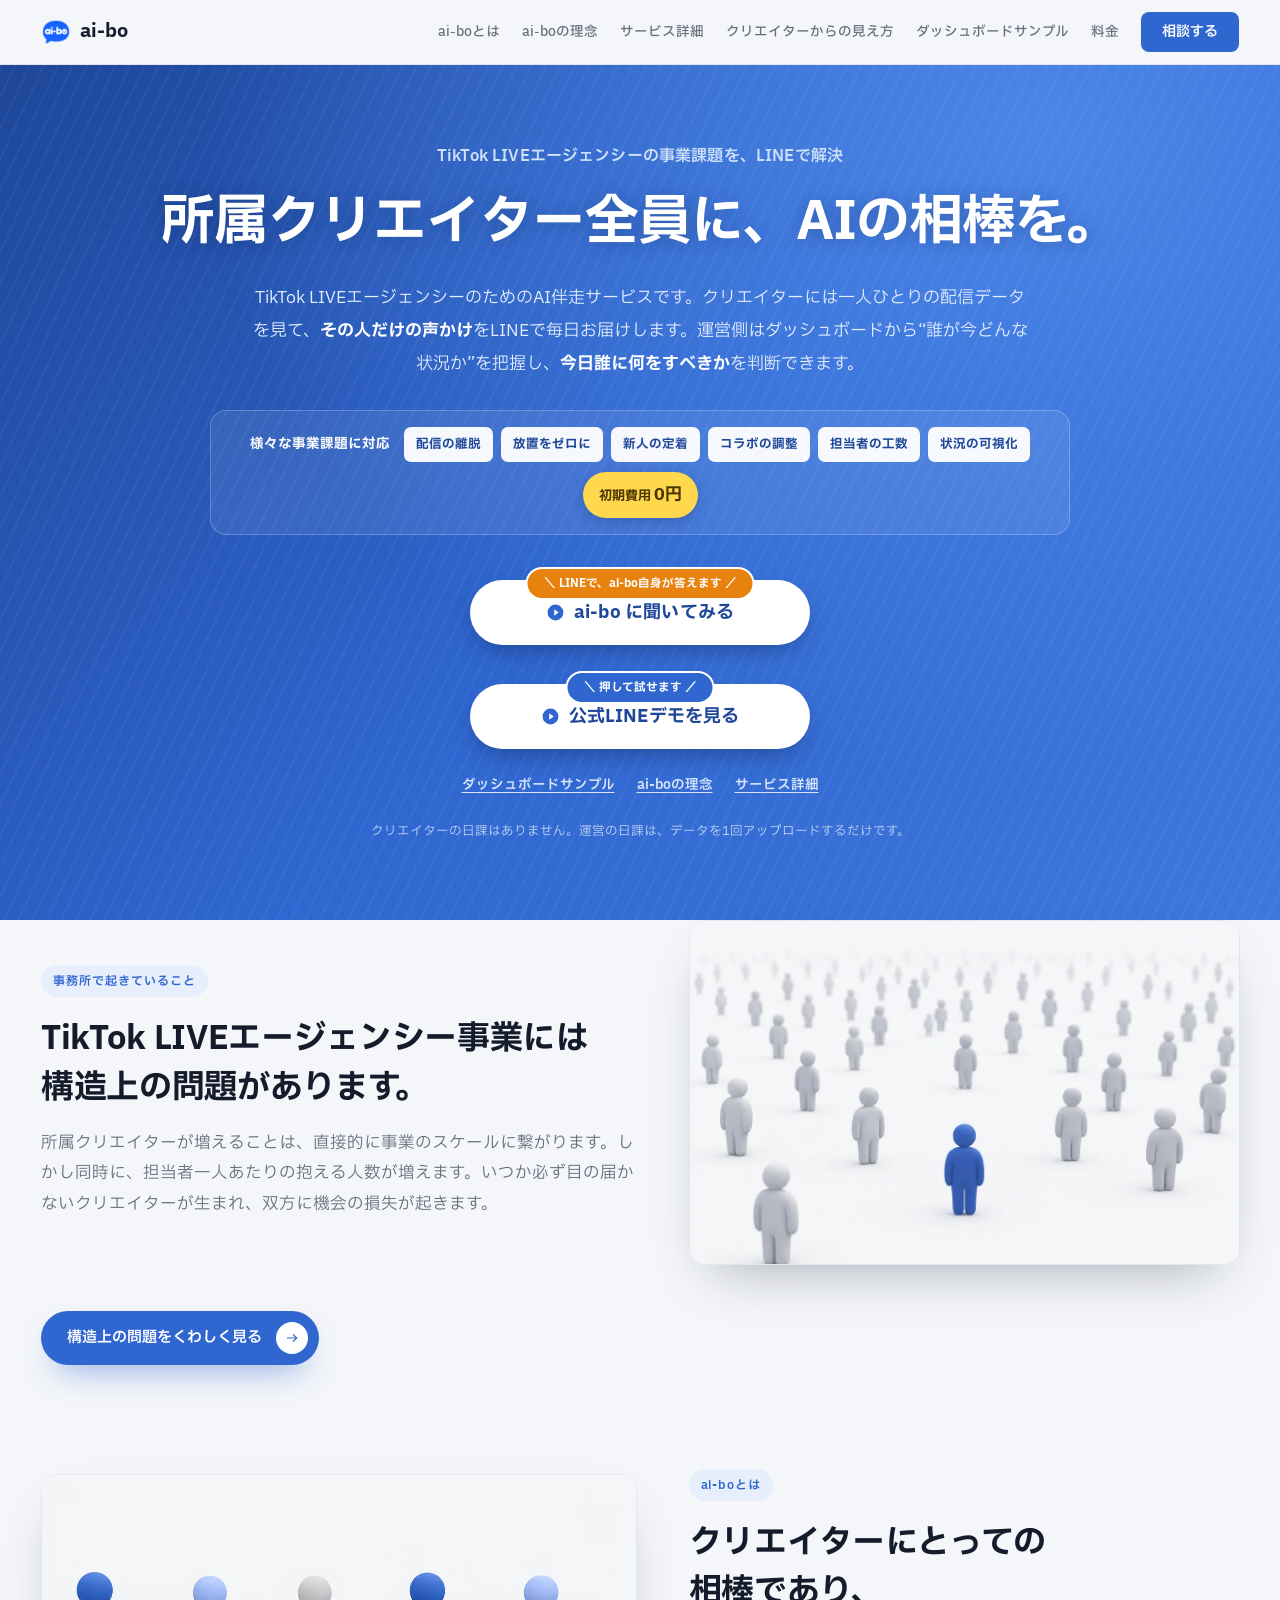
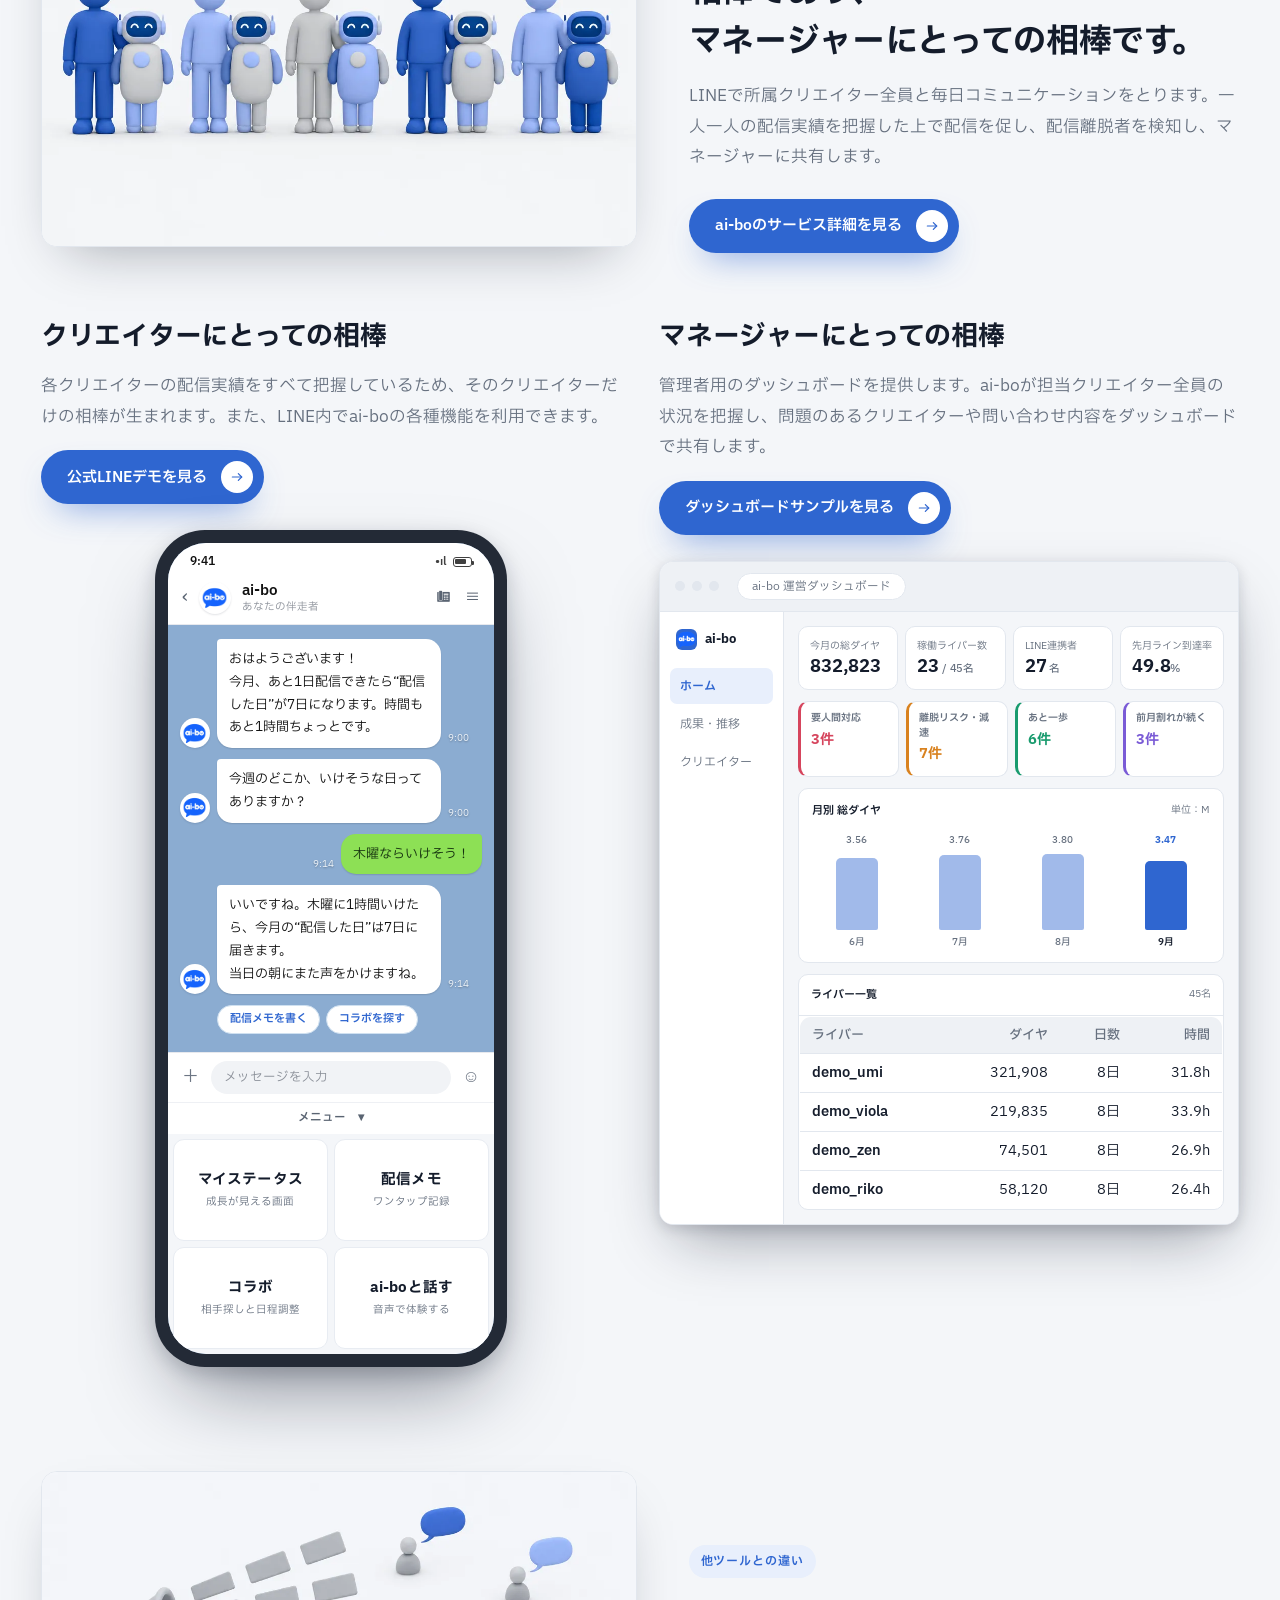
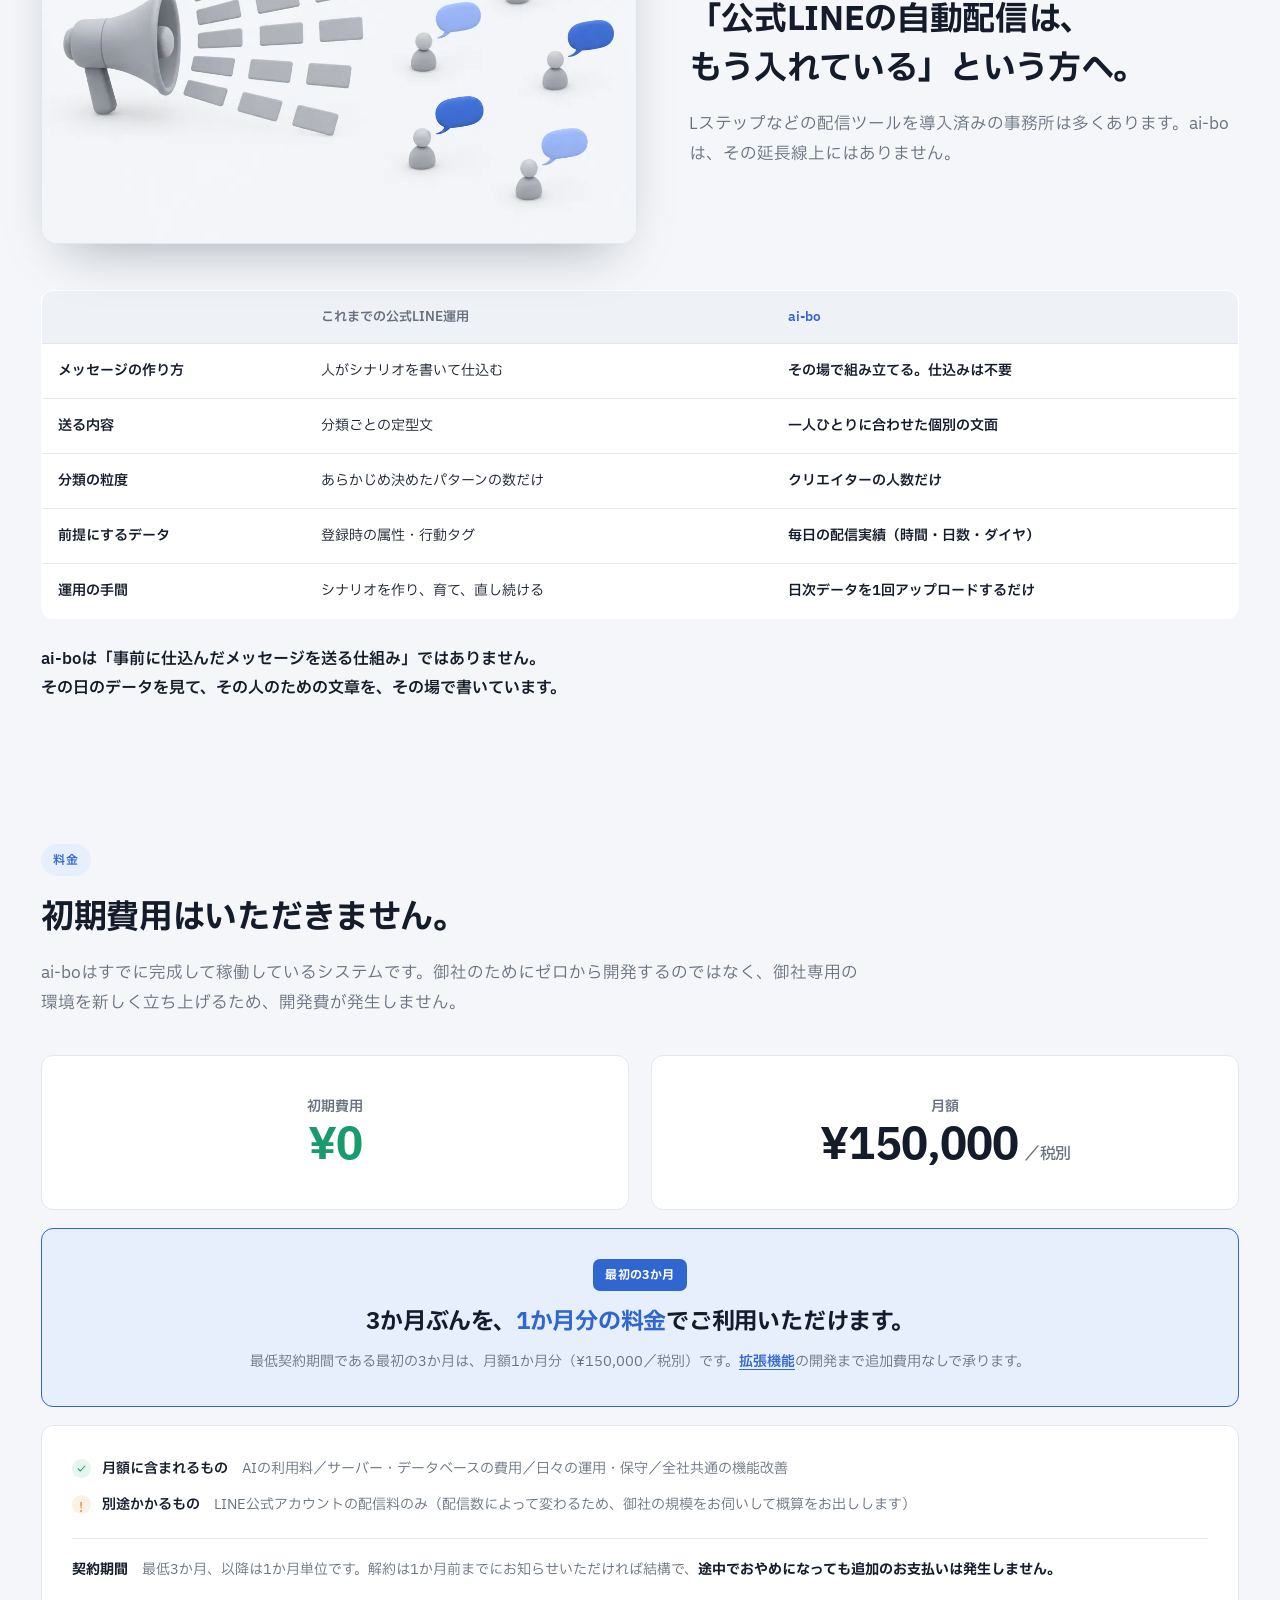
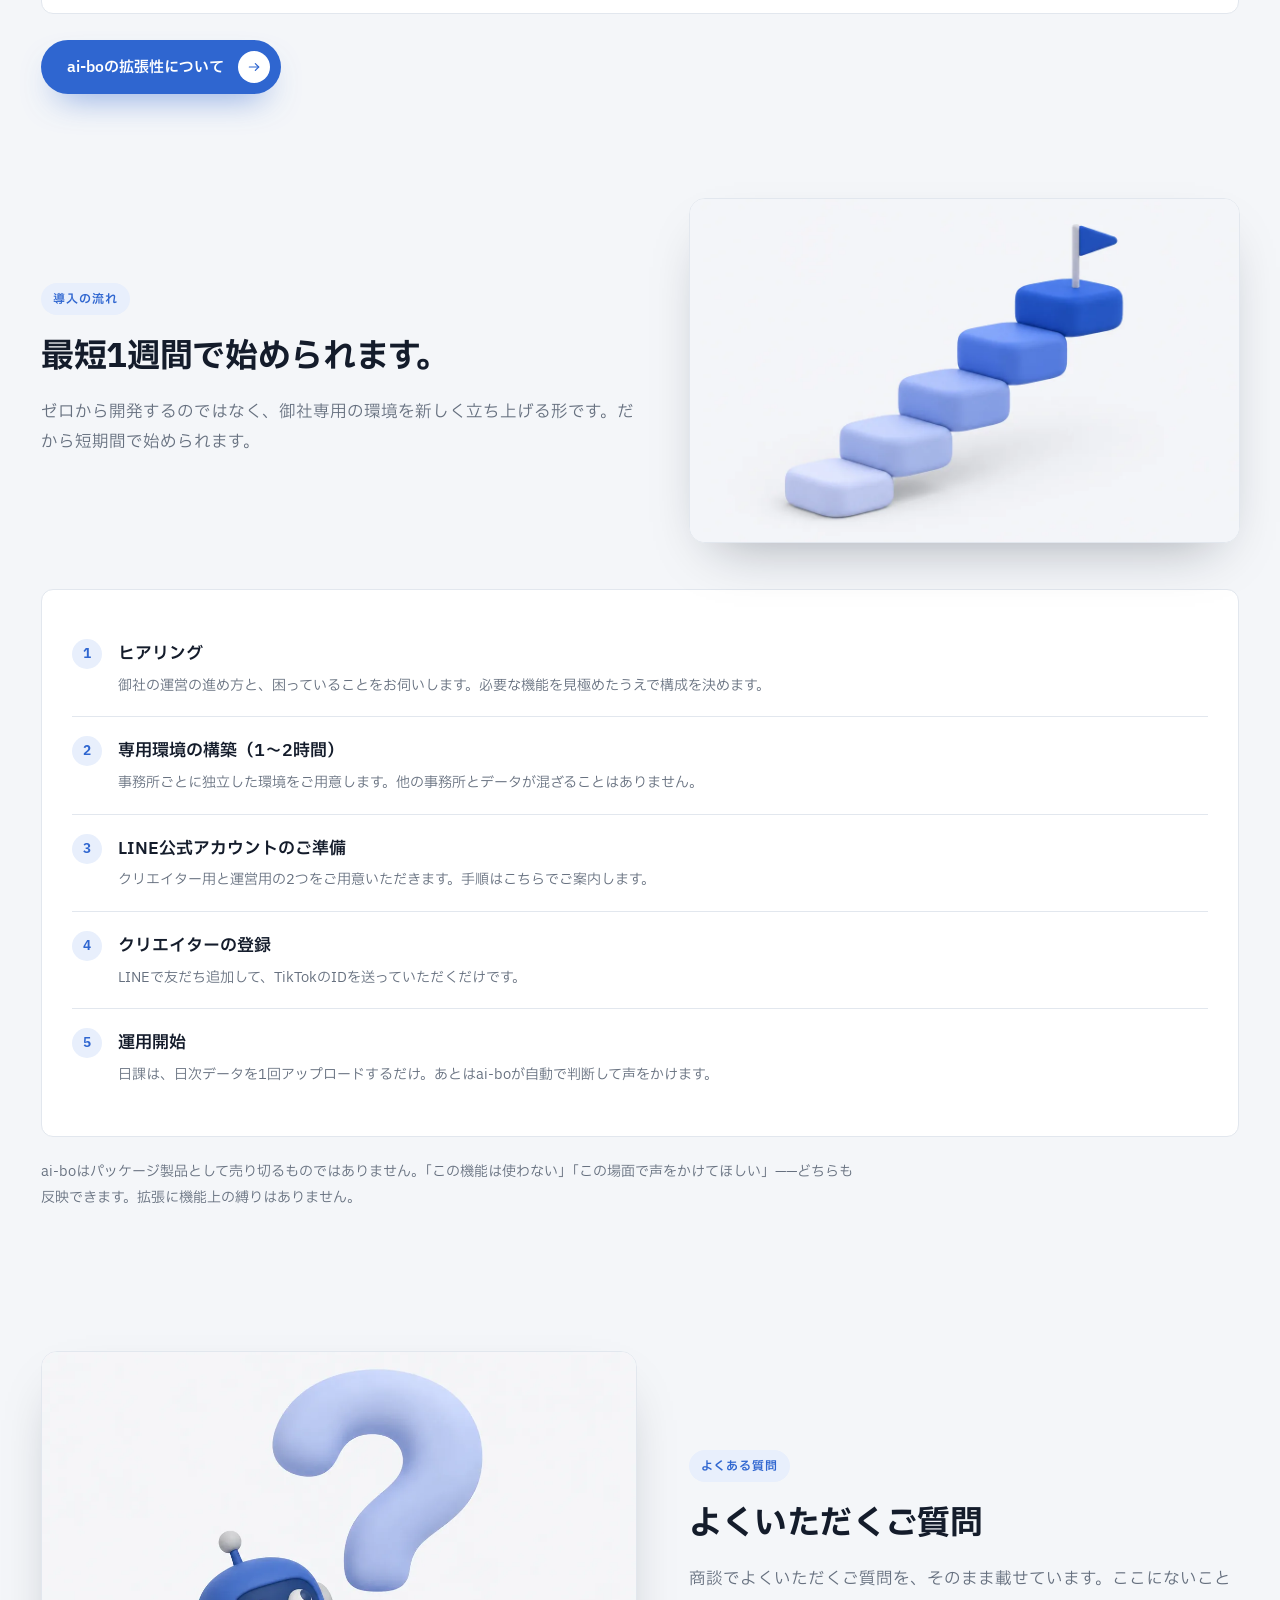
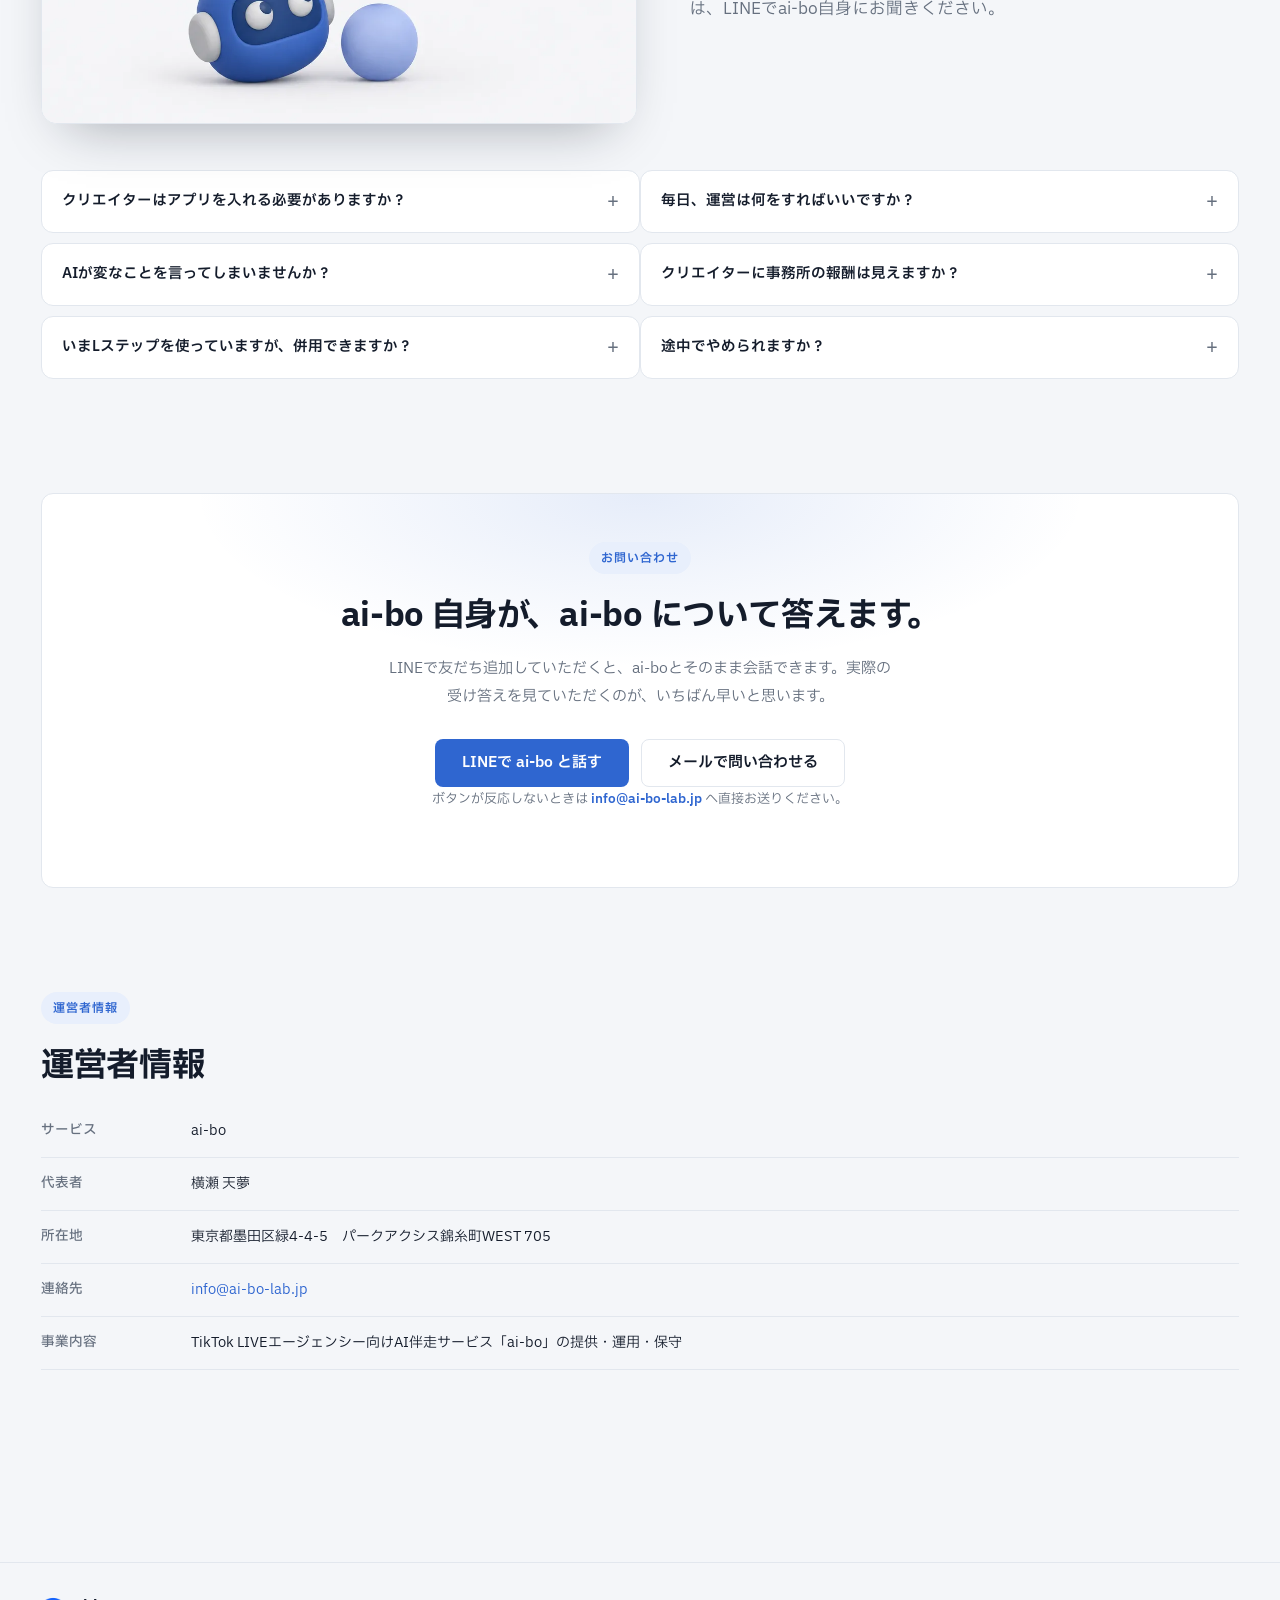
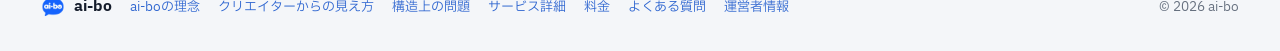
<file: index.html>
<!DOCTYPE html>
<html lang="ja">
<head>
<meta charset="utf-8">
<meta name="viewport" content="width=device-width, initial-scale=1">
<title>ai-bo｜TikTok LIVEエージェンシーのためのAI伴走サービス</title>
<meta name="description" content="所属クリエイター一人ひとりの配信データを見て、その人だけの声かけをLINEで毎朝お届けします。放置をゼロに、辞める前に気づく。TikTok LIVEエージェンシー向けのAI伴走サービス。">
<meta property="og:title" content="ai-bo｜TikTok LIVEエージェンシーのためのAI伴走サービス">
<meta property="og:description" content="所属クリエイター全員の隣に、AIの相棒を。配信が止まる兆しに、手遅れになる前に気づきます。">
<meta property="og:type" content="website">
<meta property="og:locale" content="ja_JP">
<meta property="og:site_name" content="ai-bo">
<meta property="og:url" content="https://ai-bo-lab.jp/">
<meta property="og:image" content="https://ai-bo-lab.jp/images/og.jpg">
<meta property="og:image:width" content="1200">
<meta property="og:image:height" content="630">
<meta property="og:image:alt" content="人の形をした図形それぞれの隣に、小さなロボットが並んで立っている図">
<meta name="twitter:card" content="summary_large_image">
<link rel="canonical" href="https://ai-bo-lab.jp/">
<!-- Google Search Console の所有権確認（2026-10-16 登録）。
     ⚠ 消すと所有権の確認が外れ、検索の管理画面が使えなくなる。消さないこと。
     パスワードではなく、公開ページに書く前提の文字列。 -->
<meta name="google-site-verification" content="KLvjgUeUplFI152VDE8S4gIxU55EEkaTpx3IdyPS6Cc" />
<meta name="theme-color" content="#2f66d0" media="(prefers-color-scheme: light)">
<meta name="theme-color" content="#0f131a" media="(prefers-color-scheme: dark)">
<!-- ファビコン。Google検索に出すには「クロールできるファイル」が要る（2026-10-24）。
     以前は data: のインラインSVGだったため、Googleが取得できず検索結果でアイコンが出なかった。
     ⚠ SVGはGoogleの対応形式に入っていないので、PNGを必ず併記すること。 -->
<link rel="icon" href="favicon-96.png" type="image/png" sizes="96x96">
<link rel="icon" href="favicon-48.png" type="image/png" sizes="48x48">
<link rel="apple-touch-icon" href="favicon-192.png">
<link rel="preconnect" href="https://fonts.googleapis.com">
<link rel="preconnect" href="https://fonts.gstatic.com" crossorigin>
<link href="https://fonts.googleapis.com/css2?family=IBM+Plex+Sans+JP:wght@400;500;600;700&display=swap" rel="stylesheet">
<link rel="stylesheet" href="assets/style.css?v=20261026a">
<script src="assets/nav.js?v=20261026a" defer></script>
<!-- ▼ イラストの動き（2026-10-10）。元に戻すにはこの2行を消すだけ。assets/motion.css 参照 -->
<link rel="stylesheet" href="assets/motion.css?v=20261026a">
<script src="assets/motion.js?v=20261026a"></script>
<!-- ▲ イラストの動き ここまで -->
</head>
<body>

<!-- ══ icon sprite ══ -->
<svg width="0" height="0" style="position:absolute" aria-hidden="true">
<defs>
  <g id="i-bot" fill="none" stroke="currentColor" stroke-width="1.8" stroke-linecap="round" stroke-linejoin="round">
    <rect x="4" y="8" width="16" height="12" rx="3"/><path d="M12 8V4.5"/><circle cx="12" cy="3" r="1.4"/>
    <circle cx="9" cy="13.5" r="1.1" fill="currentColor" stroke="none"/><circle cx="15" cy="13.5" r="1.1" fill="currentColor" stroke="none"/>
    <path d="M9.5 17h5"/>
  </g>
  <g id="i-users" fill="none" stroke="currentColor" stroke-width="1.8" stroke-linecap="round" stroke-linejoin="round">
    <path d="M16 19v-1.5a3.5 3.5 0 0 0-3.5-3.5h-5A3.5 3.5 0 0 0 4 17.5V19"/><circle cx="10" cy="8" r="3.2"/>
    <path d="M20 19v-1.5a3.5 3.5 0 0 0-2.6-3.4M15.5 5.2a3.2 3.2 0 0 1 0 5.6"/>
  </g>
  <g id="i-clock" fill="none" stroke="currentColor" stroke-width="1.8" stroke-linecap="round" stroke-linejoin="round">
    <circle cx="12" cy="12" r="8.4"/><path d="M12 7.4V12l3 1.8"/>
  </g>
  <g id="i-mega" fill="none" stroke="currentColor" stroke-width="1.8" stroke-linecap="round" stroke-linejoin="round">
    <path d="M4 10v4a1.5 1.5 0 0 0 1.5 1.5H8l6 4V6l-6 4H5.5A1.5 1.5 0 0 0 4 11.5Z"/><path d="M17.5 9.5a4 4 0 0 1 0 5"/>
  </g>
  <g id="i-chat" fill="none" stroke="currentColor" stroke-width="1.8" stroke-linecap="round" stroke-linejoin="round">
    <path d="M20 12.5c0 3.9-3.6 7-8 7a9 9 0 0 1-2.6-.4L5 21l1.2-3.3A6.6 6.6 0 0 1 4 12.5c0-3.9 3.6-7 8-7s8 3.1 8 7Z"/>
  </g>
  <g id="i-radar" fill="none" stroke="currentColor" stroke-width="1.8" stroke-linecap="round" stroke-linejoin="round">
    <path d="M19.8 10a8.3 8.3 0 1 0-3.3 8.4"/><path d="M16.6 11.2A4.8 4.8 0 1 0 13 16.6"/><circle cx="12" cy="12" r="1.4" fill="currentColor" stroke="none"/><path d="M12 12l6.5-5.2"/>
  </g>
  <g id="i-chart" fill="none" stroke="currentColor" stroke-width="1.8" stroke-linecap="round" stroke-linejoin="round">
    <path d="M4 19.5h16"/><path d="M7 16V11"/><path d="M12 16V6.5"/><path d="M17 16v-6.5"/>
  </g>
  <g id="i-shield" fill="none" stroke="currentColor" stroke-width="1.8" stroke-linecap="round" stroke-linejoin="round">
    <path d="M12 3.5l7 2.6v5.2c0 4.3-2.9 7.6-7 9.2-4.1-1.6-7-4.9-7-9.2V6.1Z"/><path d="M9.3 12.2l1.9 1.9 3.6-3.8"/>
  </g>
  <g id="i-lock" fill="none" stroke="currentColor" stroke-width="1.8" stroke-linecap="round" stroke-linejoin="round">
    <rect x="5" y="10.5" width="14" height="9.5" rx="2.4"/><path d="M8.3 10.5V7.8a3.7 3.7 0 1 1 7.4 0v2.7"/>
  </g>
  <g id="i-eye" fill="none" stroke="currentColor" stroke-width="1.8" stroke-linecap="round" stroke-linejoin="round">
    <path d="M2.8 12S6.4 6.2 12 6.2 21.2 12 21.2 12 17.6 17.8 12 17.8 2.8 12 2.8 12Z"/><circle cx="12" cy="12" r="2.7"/>
  </g>
  <g id="i-check" fill="none" stroke="currentColor" stroke-width="2.2" stroke-linecap="round" stroke-linejoin="round">
    <path d="M4.5 12.5l5 5 10-11"/>
  </g>
  <g id="i-arr" fill="none" stroke="currentColor" stroke-width="1.8" stroke-linecap="round" stroke-linejoin="round">
    <path d="M5 12h14"/><path d="M14 7l5 5-5 5"/>
  </g>
</defs>
</svg>

<header>
  <div class="wrap hd">
    <a href="#top" class="logo">
      <span class="dot"><img class="bot" src="images/ai-bo-logo.webp" alt="" width="16" height="16" loading="lazy" decoding="async"></span>
      ai-bo
    </a>
    <button class="navtoggle" id="navToggle" type="button"
            aria-expanded="false" aria-controls="sitenav" aria-label="メニューを開く">
      <span></span><span></span><span></span>
    </button>
    <nav id="sitenav">
      <a href="#about" class="nav-link">ai-boとは</a>
      <a href="philosophy.html" class="nav-link">ai-boの理念</a>
      <a href="service.html" class="nav-link">サービス詳細</a>
      <a href="line-demo.html" class="nav-link">クリエイターからの見え方</a>
      <a href="dashboard.html" class="nav-link">ダッシュボードサンプル</a>
      <a href="#price" class="nav-link">料金</a>
      <a href="https://lin.ee/x7dkQQq" target="_blank" rel="noopener" class="btn btn-primary">相談する</a>
    </nav>
  </div>
</header>

<main id="top">

<!-- ══ HERO ══ -->
<section class="hero hero-band">

  <!-- ポスター風コラージュ。文面はすべて既存の承認済みのもの（新規に作文していない）。 -->
  <!-- ai-bo とクリエイターの、架空のやりとり。配信のアドバイス／誉め言葉／モチベーション／
       離脱の引き戻し／雑談 の5種。dialogue.py のシステムプロンプトの規則に沿わせてある。 -->
  <div class="collage" aria-hidden="true">
    <div class="s s1"><div class="row"><span class="a"><img class="bot" src="images/ai-bo-logo.webp" alt="" width="13" height="13" loading="lazy" decoding="async"></span><p>昨日のコメント、後半から増えていましたね。話題を1つに絞ったのが効いたのかもしれません。</p></div></div>
    <div class="s s2"><div class="row"><span class="a"><img class="bot" src="images/ai-bo-logo.webp" alt="" width="13" height="13" loading="lazy" decoding="async"></span><p>おめでとうございます！今月、シルバーに届きましたね。</p></div></div>
    <div class="s s3"><div class="row"><span class="a"><img class="bot" src="images/ai-bo-logo.webp" alt="" width="13" height="13" loading="lazy" decoding="async"></span><p>数字が動かない日でも、来てくれた人にとっては、その日が初めての配信です。</p></div></div>
    <div class="s s4"><div class="row"><span class="a"><img class="bot" src="images/ai-bo-logo.webp" alt="" width="13" height="13" loading="lazy" decoding="async"></span><p>今日は何か、おいしいもの食べました？</p></div><div class="row me"><p>家系ラーメン！こってり派です</p></div></div>
    <div class="s s5"><div class="row"><span class="a"><img class="bot" src="images/ai-bo-logo.webp" alt="" width="13" height="13" loading="lazy" decoding="async"></span><p>こってり派なんですね。トッピングは何を乗せますか？</p></div></div>
    <div class="s s6"><div class="row"><span class="a"><img class="bot" src="images/ai-bo-logo.webp" alt="" width="13" height="13" loading="lazy" decoding="async"></span><p>しばらくぶりですね。何かあったのかなと、少し気になっていました。</p></div><div class="row me"><p>ちょっとバイトが忙しくて…</p></div></div>
    <div class="s s7"><div class="row"><span class="a"><img class="bot" src="images/ai-bo-logo.webp" alt="" width="13" height="13" loading="lazy" decoding="async"></span><p>次の配信、最初の10分で「今日やること」を先に言ってみませんか。</p></div></div>
    <div class="s s8"><div class="row"><span class="a"><img class="bot" src="images/ai-bo-logo.webp" alt="" width="13" height="13" loading="lazy" decoding="async"></span><p>先月より配信の時間が伸びていました。コメントしてくれる方も増えています。</p></div><div class="row me"><p>ほんとだ！うれしい</p></div></div>
    <div class="s s9"><div class="row"><span class="a"><img class="bot" src="images/ai-bo-logo.webp" alt="" width="13" height="13" loading="lazy" decoding="async"></span><p>3ヶ月前のみさきさんなら、今日の配信はできていなかったと思います。</p></div><div class="row me"><p>そう言われると、ちょっと自信出てきた</p></div></div>
    <div class="s s10"><div class="row"><span class="a"><img class="bot" src="images/ai-bo-logo.webp" alt="" width="13" height="13" loading="lazy" decoding="async"></span><p>戻ってこなくても大丈夫です。元気にしているかだけ、聞かせてください。</p></div></div>
    <div class="s s11"><div class="row"><span class="a"><img class="bot" src="images/ai-bo-logo.webp" alt="" width="13" height="13" loading="lazy" decoding="async"></span><p>最近ハマっているもの、ありますか？</p></div></div>
    <div class="s s12"><div class="row"><span class="a"><img class="bot" src="images/ai-bo-logo.webp" alt="" width="13" height="13" loading="lazy" decoding="async"></span><p>時間帯の近い方が何人かいます。コラボ、探してみましょうか。</p></div></div>
    <div class="s s13"><div class="row me"><p>サウナにハマってる</p></div><div class="row"><span class="a"><img class="bot" src="images/ai-bo-logo.webp" alt="" width="13" height="13" loading="lazy" decoding="async"></span><p>サウナいいですね。整ったあとは、何をしている時間が好きですか？</p></div></div>
    <div class="s s14"><div class="row"><span class="a"><img class="bot" src="images/ai-bo-logo.webp" alt="" width="13" height="13" loading="lazy" decoding="async"></span><p>今日は無理に長くしなくて大丈夫です。顔を出すだけでも、待っている人には届きます。</p></div></div>
    <div class="s s15"><div class="row"><span class="a"><img class="bot" src="images/ai-bo-logo.webp" alt="" width="13" height="13" loading="lazy" decoding="async"></span><p>そうだったんですね。お疲れさまです。無理のないときに、また話しましょう。</p></div></div>
    <div class="s s16"><div class="row me"><p>最初に言うと、自分も楽かも</p></div><div class="row"><span class="a"><img class="bot" src="images/ai-bo-logo.webp" alt="" width="13" height="13" loading="lazy" decoding="async"></span><p>そうなんです。途中から来た方も、入りやすくなります。</p></div></div>
    <div class="s s17"><div class="row"><span class="a"><img class="bot" src="images/ai-bo-logo.webp" alt="" width="13" height="13" loading="lazy" decoding="async"></span><p>新しく来てくれた方が、先月より増えていました。名前を覚えている人も多いですね。</p></div></div>
    <div class="s s18"><div class="row"><span class="a"><img class="bot" src="images/ai-bo-logo.webp" alt="" width="13" height="13" loading="lazy" decoding="async"></span><p>続けていること自体が、いちばん難しいことなんだと思います。</p></div></div>
    <div class="s s19"><div class="row me"><p>今日ちょっと寝坊した</p></div></div>
    <div class="s s20"><div class="row"><span class="a"><img class="bot" src="images/ai-bo-logo.webp" alt="" width="13" height="13" loading="lazy" decoding="async"></span><p>昨日の配信、最後まで残ってくれた人が多かったですね。</p></div></div>
  </div>

  <div class="wrap hero-inner">

    <p class="hero-kicker">TikTok LIVEエージェンシーの事業課題を、LINEで解決</p>

    <h1>所属クリエイター全員に、AIの相棒を。</h1>

    <p class="sub">TikTok LIVEエージェンシーのためのAI伴走サービスです。クリエイターには一人ひとりの配信データを見て、<b>その人だけの声かけ</b>をLINEで毎日お届けします。運営側はダッシュボードから“誰が今どんな状況か”を把握し、<b>今日誰に何をすべきか</b>を判断できます。</p>

    <!-- 対応する課題。すべてページ内で説明している範囲にとどめる（新しい効能を足さない） -->
    <div class="hero-tags">
      <span class="ht-lead">様々な事業課題に対応</span>
      <ul>
        <li>配信の離脱</li>
        <li>放置をゼロに</li>
        <li>新人の定着</li>
        <li>コラボの調整</li>
        <li>担当者の工数</li>
        <li>状況の可視化</li>
      </ul>
      <span class="ht-badge">初期費用<b>0円</b></span>
    </div>

    <div class="hero-cta">
      <a href="https://lin.ee/x7dkQQq" target="_blank" rel="noopener" class="hero-btn">
        <span class="rib orange">＼ LINEで、ai-bo自身が答えます ／</span>
        <span class="lbl">ai-bo に聞いてみる</span>
      </a>
      <a href="line-demo.html" class="hero-btn">
        <span class="rib">＼ 押して試せます ／</span>
        <span class="lbl">公式LINEデモを見る</span>
      </a>
    </div>

    <p class="hero-sublinks">
      <a href="dashboard.html">ダッシュボードサンプル</a>
      <a href="philosophy.html">ai-boの理念</a>
      <a href="service.html">サービス詳細</a>
    </p>

    <p class="note">クリエイターの日課はありません。運営の日課は、データを1回アップロードするだけです。</p>

  </div>
</section>

<!-- ══ PROBLEM ══ -->
<section id="problem">
  <div class="wrap">
    <div class="split">
      <div class="txt">
      <span class="eyebrow">事務所で起きていること</span>
      <h2 class="chunk"><span>TikTok LIVE</span><span>エージェンシー事業には</span><br><span>構造上の問題があります。</span></h2>
      <p class="lead">所属クリエイターが増えることは、直接的に事業のスケールに繋がります。しかし同時に、担当者一人あたりの抱える人数が増えます。いつか必ず目の届かないクリエイターが生まれ、双方に機会の損失が起きます。</p>
      </div>
      <figure class="fig">
        <img src="images/01-problem.webp" width="1168" height="880" loading="lazy" decoding="async" alt="大勢の人の中で一人だけが色づいている図。担当者の目が全員には届かないことを表しています">
      </figure>
    </div>
    <div class="more">
      <a href="problem.html" class="btn-pill">構造上の問題をくわしく見る<span class="ar"><svg width="16" height="16" viewBox="0 0 24 24"><use href="#i-arr"/></svg></span></a>
    </div>
  </div>
</section>

<!-- ══ ABOUT ══ -->
<section id="about">
  <div class="wrap">
    <div class="split rev">
      <div class="txt">
      <span class="eyebrow">ai-boとは</span>
      <h2 class="chunk"><span>クリエイターにとっての</span><span>相棒であり、</span><br><span>マネージャーにとっての</span><span>相棒です。</span></h2>
      <p class="lead">LINEで所属クリエイター全員と毎日コミュニケーションをとります。一人一人の配信実績を把握した上で配信を促し、配信離脱者を検知し、マネージャーに共有します。</p>
      <div class="more">
        <a href="service.html" class="btn-pill">ai-boのサービス詳細を見る<span class="ar"><svg width="16" height="16" viewBox="0 0 24 24"><use href="#i-arr"/></svg></span></a>
      </div>
      </div>
      <figure class="fig">
        <img src="images/03-about.webp" width="1168" height="880" loading="lazy" decoding="async" alt="人の形をした図形それぞれの隣に、小さなロボットが並んで立っている図">
      </figure>
    </div>

    <!-- ══ 2本を横に並べる（PC）。狭い画面では縦に積む ══ -->
    <div class="pair">

    <!-- ══ クリエイターにとっての相棒 ══
         端末モックは line-demo.html と同じ部品（CSSは assets/style.css の「公式LINEの端末モック」）。
         --ph-h:auto にしてあるので、トークの中身ぶんだけ縦に伸びる（途中で切れない）。 -->
    <div class="pair-col">
      <div class="txt">
        <h3 class="side-h">クリエイターにとっての相棒</h3>
        <p class="lead">各クリエイターの配信実績をすべて把握しているため、そのクリエイターだけの相棒が生まれます。また、LINE内でai-boの各種機能を利用できます。</p>
        <div class="more">
          <a href="line-demo.html" class="btn-pill">公式LINEデモを見る<span class="ar"><svg width="16" height="16" viewBox="0 0 24 24"><use href="#i-arr"/></svg></span></a>
        </div>
      </div>
      <div class="shotbox">
        <div class="lp-phone" style="--ph-w:352px; --ph-h:auto">
          <div class="lp-screen">

            <div class="lp-status">
              <span>9:41</span>
              <span class="sig"><span>•ıl</span><span class="bat"></span></span>
            </div>

            <div class="lp-talkbar">
              <span class="back">‹</span>
              <span class="av"><img class="bot" src="images/ai-bo-logo.webp" alt="" width="18" height="18" loading="lazy" decoding="async"></span>
              <span><b>ai-bo</b><span class="st">あなたの伴走者</span></span>
              <span class="tools"><span>☎</span><span>≡</span></span>
            </div>

            <div class="lp-chat">
              <div class="lp-row">
                <span class="av"><img class="bot" src="images/ai-bo-logo.webp" alt="" width="16" height="16" loading="lazy" decoding="async"></span>
                <div class="lp-bub">おはようございます！<br>今月、あと1日配信できたら“配信した日”が7日になります。時間もあと1時間ちょっとです。</div>
                <span class="tm">9:00</span>
              </div>
              <div class="lp-row">
                <span class="av"><img class="bot" src="images/ai-bo-logo.webp" alt="" width="16" height="16" loading="lazy" decoding="async"></span>
                <div class="lp-bub">今週のどこか、いけそうな日ってありますか？</div>
                <span class="tm">9:00</span>
              </div>
              <div class="lp-row me">
                <span class="tm">9:14</span>
                <div class="lp-bub">木曜ならいけそう！</div>
              </div>
              <div class="lp-row">
                <span class="av"><img class="bot" src="images/ai-bo-logo.webp" alt="" width="16" height="16" loading="lazy" decoding="async"></span>
                <div class="lp-bub">いいですね。木曜に1時間いけたら、今月の“配信した日”は7日に届きます。<br>当日の朝にまた声をかけますね。</div>
                <span class="tm">9:14</span>
              </div>
              <div class="lp-qr"><span>配信メモを書く</span><span>コラボを探す</span></div>
            </div>

            <div class="lp-input">
              <span class="ic">＋</span>
              <span class="fld">メッセージを入力</span>
              <span class="ic">☺</span>
            </div>

            <div class="lp-menutab" aria-hidden="true">メニュー　▾</div>

            <div class="lp-rich">
              <a class="lp-cell" href="line-demo.html"><b>マイステータス</b><span>成長が見える画面</span></a>
              <a class="lp-cell" href="line-demo.html"><b>配信メモ</b><span>ワンタップ記録</span></a>
              <a class="lp-cell" href="line-demo.html"><b>コラボ</b><span>相手探しと日程調整</span></a>
              <a class="lp-cell" href="line-demo.html"><b>ai-boと話す</b><span>音声で体験する</span></a>
            </div>

          </div>
        </div>
      </div>
    </div>

    <!-- ══ マネージャーにとっての相棒 ══
         数字は dashboard.html と同じ架空データ（assets/dashboard-demo.js より）。 -->
    <div class="pair-col">
      <div class="txt">
        <h3 class="side-h">マネージャーにとっての相棒</h3>
        <p class="lead">管理者用のダッシュボードを提供します。ai-boが担当クリエイター全員の状況を把握し、問題のあるクリエイターや問い合わせ内容をダッシュボードで共有します。</p>
        <div class="more">
          <a href="dashboard.html" class="btn-pill">ダッシュボードサンプルを見る<span class="ar"><svg width="16" height="16" viewBox="0 0 24 24"><use href="#i-arr"/></svg></span></a>
        </div>
      </div>
      <div class="shotbox">
        <div class="sc-win">
          <div class="sc-bbar">
            <i></i><i></i><i></i>
            <span class="u">ai-bo 運営ダッシュボード</span>
          </div>
          <div class="sc-body">
            <div class="sc-side">
              <span class="bd"><i><img class="bot" src="images/ai-bo-logo.webp" alt="" width="12" height="12" loading="lazy" decoding="async"></i>ai-bo</span>
              <span class="it on">ホーム</span>
              <span class="it">成果・推移</span>
              <span class="it">クリエイター</span>
            </div>
            <div class="sc-main">
              <div class="sc-kpis">
                <div class="sc-kpi"><div class="k">今月の総ダイヤ</div><div class="v">832,823</div></div>
                <div class="sc-kpi"><div class="k">稼働ライバー数</div><div class="v">23<small> / 45名</small></div></div>
                <div class="sc-kpi"><div class="k">LINE連携者</div><div class="v">27<small> 名</small></div></div>
                <div class="sc-kpi"><div class="k">先月ライン到達率</div><div class="v">49.8<small>%</small></div></div>
              </div>
              <div class="sc-alerts">
                <div class="sc-al red"><div class="t">要人間対応</div><div class="n">3件</div></div>
                <div class="sc-al orange"><div class="t">離脱リスク・減速</div><div class="n">7件</div></div>
                <div class="sc-al green"><div class="t">あと一歩</div><div class="n">6件</div></div>
                <div class="sc-al purple"><div class="t">前月割れが続く</div><div class="n">3件</div></div>
              </div>
              <div class="sc-chart">
                <div class="h">月別 総ダイヤ<span>単位：M</span></div>
                <div class="sc-bars">
                  <div><b>3.56</b><span class="tr"><i style="height:94%"></i></span><em>6月</em></div>
                  <div><b>3.76</b><span class="tr"><i style="height:99%"></i></span><em>7月</em></div>
                  <div><b>3.80</b><span class="tr"><i style="height:100%"></i></span><em>8月</em></div>
                  <div class="now"><b>3.47</b><span class="tr"><i style="height:91%"></i></span><em>9月</em></div>
                </div>
              </div>
              <div class="sc-tbl">
                <div class="h">ライバー一覧<span>45名</span></div>
                <table>
                  <thead><tr><th>ライバー</th><th>ダイヤ</th><th>日数</th><th>時間</th></tr></thead>
                  <tbody>
                    <tr><td>demo_umi</td><td>321,908</td><td>8日</td><td>31.8h</td></tr>
                    <tr><td>demo_viola</td><td>219,835</td><td>8日</td><td>33.9h</td></tr>
                    <tr><td>demo_zen</td><td>74,501</td><td>8日</td><td>26.9h</td></tr>
                    <tr><td>demo_riko</td><td>58,120</td><td>8日</td><td>26.4h</td></tr>
                  </tbody>
                </table>
              </div>
            </div>
          </div>
        </div>
      </div>
    </div>

    </div><!-- /.pair -->

  </div>
</section>

<!-- ══ VS ══ -->
<section id="vs">
  <div class="wrap">
    <div class="split rev">
      <div class="txt">
      <span class="eyebrow">他ツールとの違い</span>
      <h2>「公式LINEの自動配信は、もう入れている」という方へ。</h2>
      <p class="lead">Lステップなどの配信ツールを導入済みの事務所は多くあります。ai-boは、その延長線上にはありません。</p>
      </div>
      <figure class="fig">
        <img src="images/08-vs.webp" width="1168" height="880" loading="lazy" decoding="async" alt="左は拡声器が同じ形を一斉に送る図、右は一人ひとりに違う吹き出しが届く図">
      </figure>
    </div>
    <div class="tblwrap">
      <table>
        <thead>
          <tr><th style="width:22%"></th><th style="width:39%">これまでの公式LINE運用</th><th style="width:39%" class="hi">ai-bo</th></tr>
        </thead>
        <tbody>
          <tr><td class="hl">メッセージの作り方</td><td>人がシナリオを書いて仕込む</td><td class="hl">その場で組み立てる。仕込みは不要</td></tr>
          <tr><td class="hl">送る内容</td><td>分類ごとの定型文</td><td class="hl">一人ひとりに合わせた個別の文面</td></tr>
          <tr><td class="hl">分類の粒度</td><td>あらかじめ決めたパターンの数だけ</td><td class="hl">クリエイターの人数だけ</td></tr>
          <tr><td class="hl">前提にするデータ</td><td>登録時の属性・行動タグ</td><td class="hl">毎日の配信実績（時間・日数・ダイヤ）</td></tr>
          <tr><td class="hl">運用の手間</td><td>シナリオを作り、育て、直し続ける</td><td class="hl">日次データを1回アップロードするだけ</td></tr>
        </tbody>
      </table>
    </div>
    <p class="lead" style="margin-top:26px; color:var(--text); font-weight:600; font-size:16px">
      ai-boは「事前に仕込んだメッセージを送る仕組み」ではありません。<br>
      その日のデータを見て、その人のための文章を、その場で書いています。
    </p>
  </div>
</section>

<!-- ══ PRICE ══ -->
<section id="price">
  <div class="wrap">
    <span class="eyebrow">料金</span>
    <h2>初期費用はいただきません。</h2>
    <p class="lead">ai-boはすでに完成して稼働しているシステムです。御社のためにゼロから開発するのではなく、御社専用の環境を新しく立ち上げるため、開発費が発生しません。</p>
    <div class="grid g2">
      <div class="card price">
        <div style="color:var(--sub); font-size:14px; font-weight:600">初期費用</div>
        <div class="amt zero">¥0</div>
      </div>
      <div class="card price">
        <div style="color:var(--sub); font-size:14px; font-weight:600">月額</div>
        <div class="amt">¥150,000<small>／税別</small></div>
      </div>
    </div>

    <!-- ══ 最初の3か月（2026-10-26 追加）══
         最低契約期間の3か月ぶんを、1か月分の料金でご利用いただける条件。
         ⚠ すぐ下の「契約期間　最低3か月」と対になっている。片方だけ直さないこと。
         ⚠ 金額は上の料金カード、および営業用ai-boの知識（02_想定問答集.md の「4. 料金」）と
           必ず一致させること。
         ⚠ 文面のルールは 資料/営業資料/Claudeデザインへの追加指示_料金_2026-08-14.md に従う。
            取り消し線・「通常価格」「定価」「特別価格」「今なら」は使わない
            （実際に請求した実績のない価格を並べる二重価格表示を避けるため）。 -->
    <div class="card intro-offer">
      <span class="io-badge">最初の3か月</span>
      <p class="io-h">3か月ぶんを、<b>1か月分の料金</b>でご利用いただけます。</p>
      <p class="io-p">最低契約期間である最初の3か月は、月額1か月分（¥150,000／税別）です。<a href="philosophy.html#extend">拡張機能</a>の開発まで追加費用なしで承ります。</p>
    </div>
    <div class="card" style="margin-top:18px">
      <div class="inc">
        <div>
          <span class="mark y"><svg width="11" height="11" viewBox="0 0 24 24"><use href="#i-check"/></svg></span>
          <span><b>月額に含まれるもの</b>　AIの利用料／サーバー・データベースの費用／日々の運用・保守／全社共通の機能改善</span>
        </div>
        <div>
          <span class="mark n">!</span>
          <span><b>別途かかるもの</b>　LINE公式アカウントの配信料のみ（配信数によって変わるため、御社の規模をお伺いして概算をお出しします）</span>
        </div>
      </div>
      <p style="margin-top:20px; padding-top:18px; border-top:1px solid var(--border); font-size:14px; color:var(--sub)">
        <b style="color:var(--text)">契約期間</b>　最低3か月、以降は1か月単位です。解約は1か月前までにお知らせいただければ結構で、<b style="color:var(--text)">途中でおやめになっても追加のお支払いは発生しません。</b>
      </p>
    </div>
    <div class="more">
      <a href="philosophy.html#extend" class="btn-pill">ai-boの拡張性について<span class="ar"><svg width="16" height="16" viewBox="0 0 24 24"><use href="#i-arr"/></svg></span></a>
    </div>
  </div>
</section>

<!-- ══ STEPS ══ -->
<section id="steps">
  <div class="wrap">
    <div class="split">
      <div class="txt">
      <span class="eyebrow">導入の流れ</span>
      <h2>最短1週間で始められます。</h2>
      <p class="lead">ゼロから開発するのではなく、御社専用の環境を新しく立ち上げる形です。だから短期間で始められます。</p>
      </div>
      <figure class="fig">
        <img src="images/10-steps.webp" width="1168" height="880" loading="lazy" decoding="async" alt="5段の階段が上り、頂上に旗が立っている図">
      </figure>
    </div>
    <div class="card">
      <div class="step"><div class="n">1</div><div><h3>ヒアリング</h3><p>御社の運営の進め方と、困っていることをお伺いします。必要な機能を見極めたうえで構成を決めます。</p></div></div>
      <div class="step"><div class="n">2</div><div><h3>専用環境の構築（1〜2時間）</h3><p>事務所ごとに独立した環境をご用意します。他の事務所とデータが混ざることはありません。</p></div></div>
      <div class="step"><div class="n">3</div><div><h3>LINE公式アカウントのご準備</h3><p>クリエイター用と運営用の2つをご用意いただきます。手順はこちらでご案内します。</p></div></div>
      <div class="step"><div class="n">4</div><div><h3>クリエイターの登録</h3><p>LINEで友だち追加して、TikTokのIDを送っていただくだけです。</p></div></div>
      <div class="step"><div class="n">5</div><div><h3>運用開始</h3><p>日課は、日次データを1回アップロードするだけ。あとはai-boが自動で判断して声をかけます。</p></div></div>
    </div>
    <p class="lead" style="margin-top:22px; font-size:14px">
      ai-boはパッケージ製品として売り切るものではありません。「この機能は使わない」「この場面で声をかけてほしい」——どちらも反映できます。拡張に機能上の縛りはありません。
    </p>
  </div>
</section>

<!-- ══ FAQ ══ -->
<section id="faq">
  <div class="wrap">
    <div class="split rev">
      <div class="txt">
      <span class="eyebrow">よくある質問</span>
      <h2>よくいただくご質問</h2>
      <p class="lead">商談でよくいただくご質問を、そのまま載せています。ここにないことは、LINEでai-bo自身にお聞きください。</p>
      </div>
      <figure class="fig">
        <img src="images/11-faq.webp" width="1168" height="880" loading="lazy" decoding="async" alt="大きなはてなマークの横に、小さなロボットが立っている図">
      </figure>
    </div>
    <div class="faqlist">
    <details>
      <summary>クリエイターはアプリを入れる必要がありますか？</summary>
      <div class="ans">いいえ。LINEを使うだけです。友だち追加して、TikTokのIDを送っていただければ始められます。</div>
    </details>
    <details>
      <summary>毎日、運営は何をすればいいですか？</summary>
      <div class="ans">日次データを1回アップロードしていただくだけです。それが唯一の日課です。
あとはai-boが自動で判断して声をかけます。管理画面は「今日、誰に何をすべきか」を確認するためにご覧ください。</div>
    </details>
    <details>
      <summary>AIが変なことを言ってしまいませんか？</summary>
      <div class="ans">確信が持てないことには答えない設計にしています。「確認してお返しします」とお伝えして、運営の方に取り次ぎます。</div>
    </details>
    <details>
      <summary>クリエイターに事務所の報酬は見えますか？</summary>
      <div class="ans">一切見えません。事務所様の報酬やインセンティブの仕組みは、クリエイター側には出さない設計です。
ai-boがご本人に語るのは、その方自身の成長だけです。</div>
    </details>
    <details>
      <summary>いまLステップを使っていますが、併用できますか？</summary>
      <div class="ans">はい、併用いただけます。ai-boは公式LINEアカウントを別に立てますので、いまお使いのものはそのまま残せます。
ちなみに、Lステップなどでできることは基本的にai-boでも再現可能です。
そのため、ai-boに統一することをおすすめします。</div>
    </details>
    <details>
      <summary>途中でやめられますか？</summary>
      <div class="ans">最低3か月、それ以降は1か月単位です。この最初の3か月は、1か月分の料金（¥150,000／税別）でご利用いただけます。解約は1か月前までにお知らせいただければ結構です。
途中でおやめになっても、追加のお支払いは発生しません。</div>
    </details>
    </div>
  </div>
</section>

<!-- ══ CONTACT ══ -->
<section id="contact">
  <div class="wrap">
    <div class="band">
      <span class="eyebrow">お問い合わせ</span>
      <h2>ai-bo 自身が、ai-bo について答えます。</h2>
      <p>LINEで友だち追加していただくと、ai-boとそのまま会話できます。実際の受け答えを見ていただくのが、いちばん早いと思います。</p>
      <div style="display:flex; gap:12px; justify-content:center; flex-wrap:wrap">
        <a href="https://lin.ee/x7dkQQq" target="_blank" rel="noopener" class="btn btn-primary btn-lg">LINEで ai-bo と話す</a>
        <a href="mailto:info@ai-bo-lab.jp" class="btn btn-ghost btn-lg">メールで問い合わせる</a>
      </div>
      <!-- メールソフトが入っていない環境では mailto: が無反応なので、アドレスも必ず出す -->
      <p class="mailnote">ボタンが反応しないときは <a href="mailto:info@ai-bo-lab.jp">info@ai-bo-lab.jp</a> へ直接お送りください。</p>
    </div>
  </div>
</section>

<!-- ══ COMPANY ══ -->
<section id="company">
  <div class="wrap info">
    <span class="eyebrow">運営者情報</span>
    <h2>運営者情報</h2>
    <dl>
      <dt>サービス</dt><dd>ai-bo</dd>
      <dt>代表者</dt><dd>横瀬 天夢</dd>
      <dt>所在地</dt><dd>東京都墨田区緑4-4-5　パークアクシス錦糸町WEST 705</dd>
      <dt>連絡先</dt><dd><a href="mailto:info@ai-bo-lab.jp">info@ai-bo-lab.jp</a></dd>
      <dt>事業内容</dt><dd>TikTok LIVEエージェンシー向けAI伴走サービス「ai-bo」の提供・運用・保守</dd>
    </dl>
  </div>
</section>

</main>

<footer>
  <div class="wrap fin">
    <a href="#top" class="logo" style="font-size:15px">
      <span class="dot" style="width:22px;height:22px;border-radius:7px"><img class="bot" src="images/ai-bo-logo.webp" alt="" width="14" height="14" loading="lazy" decoding="async"></span>
      ai-bo
    </a>
    <a href="philosophy.html">ai-boの理念</a>
    <a href="line-demo.html">クリエイターからの見え方</a>
    <a href="problem.html">構造上の問題</a>
    <a href="service.html">サービス詳細</a>
    <a href="#price">料金</a>
    <a href="#faq">よくある質問</a>
    <a href="#company">運営者情報</a>
    <span class="c">© 2026 ai-bo</span>
  </div>
</footer>

</body>
</html>
</file>
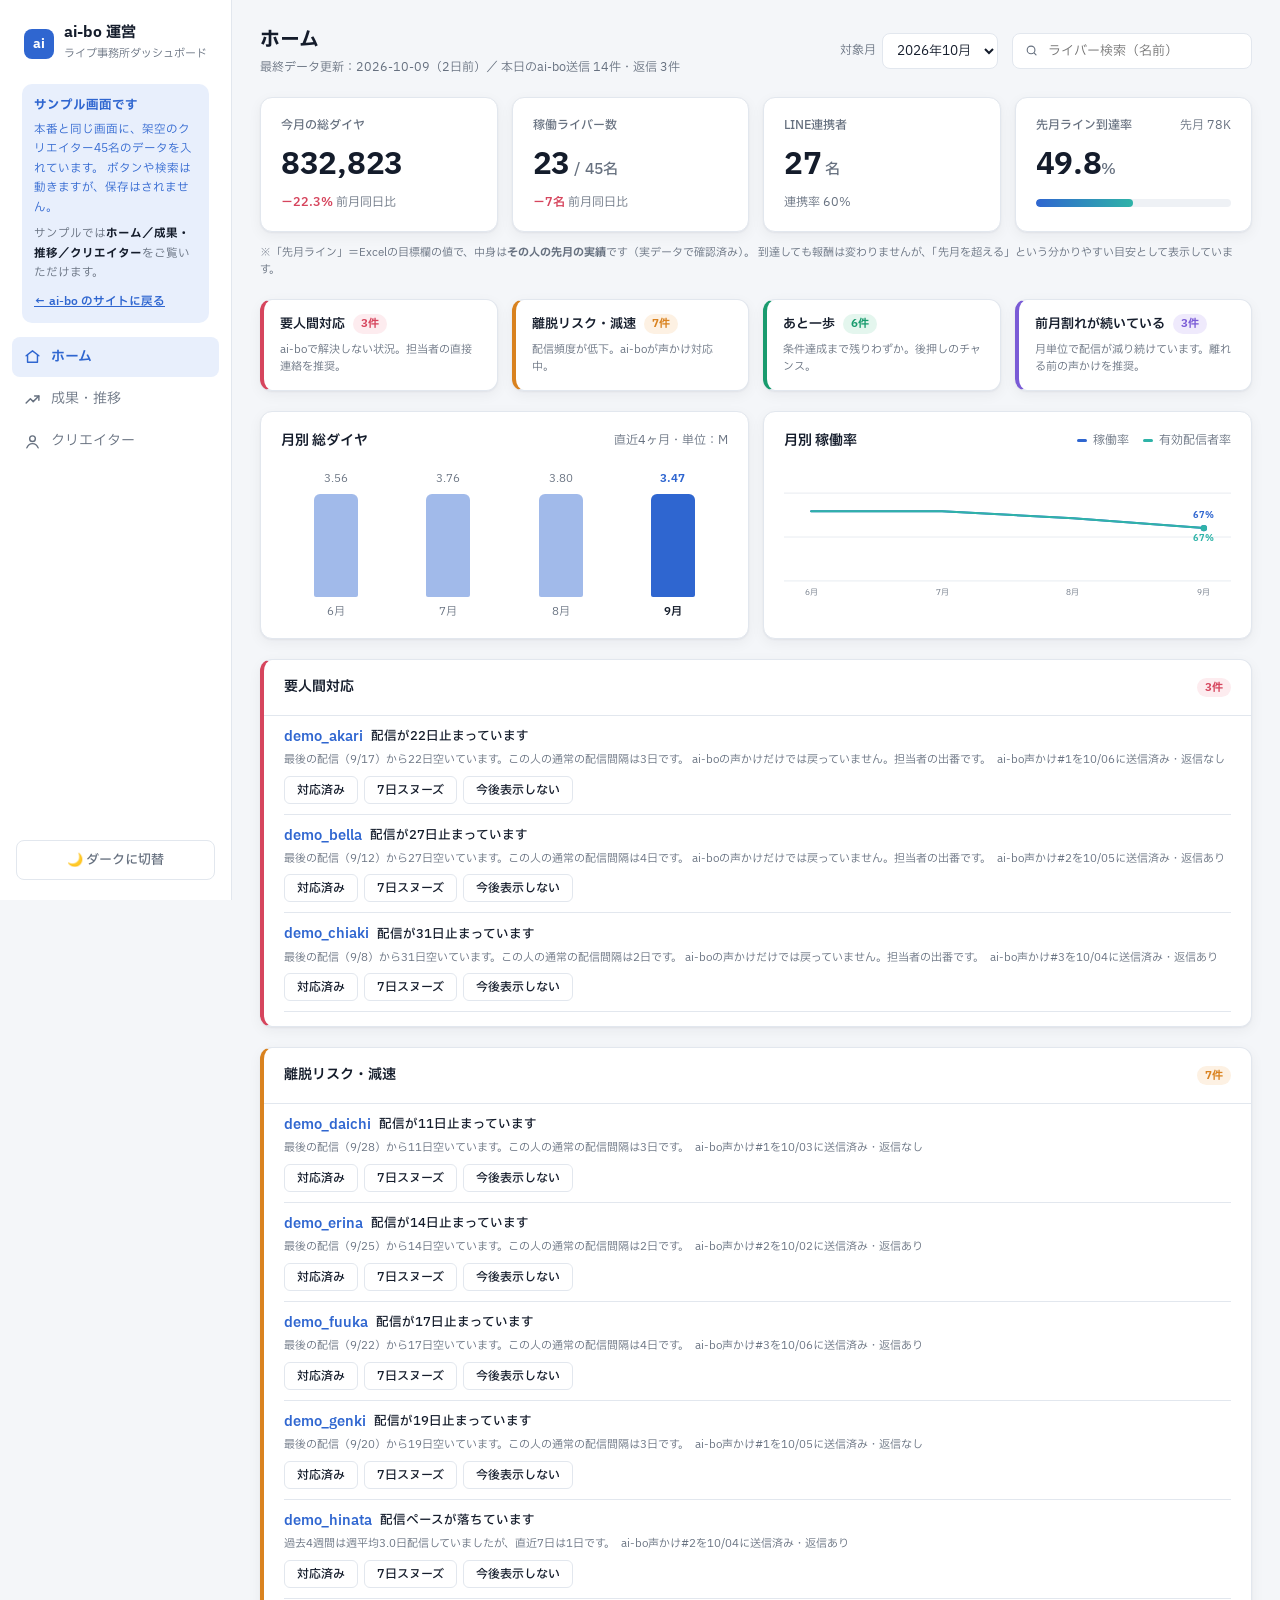
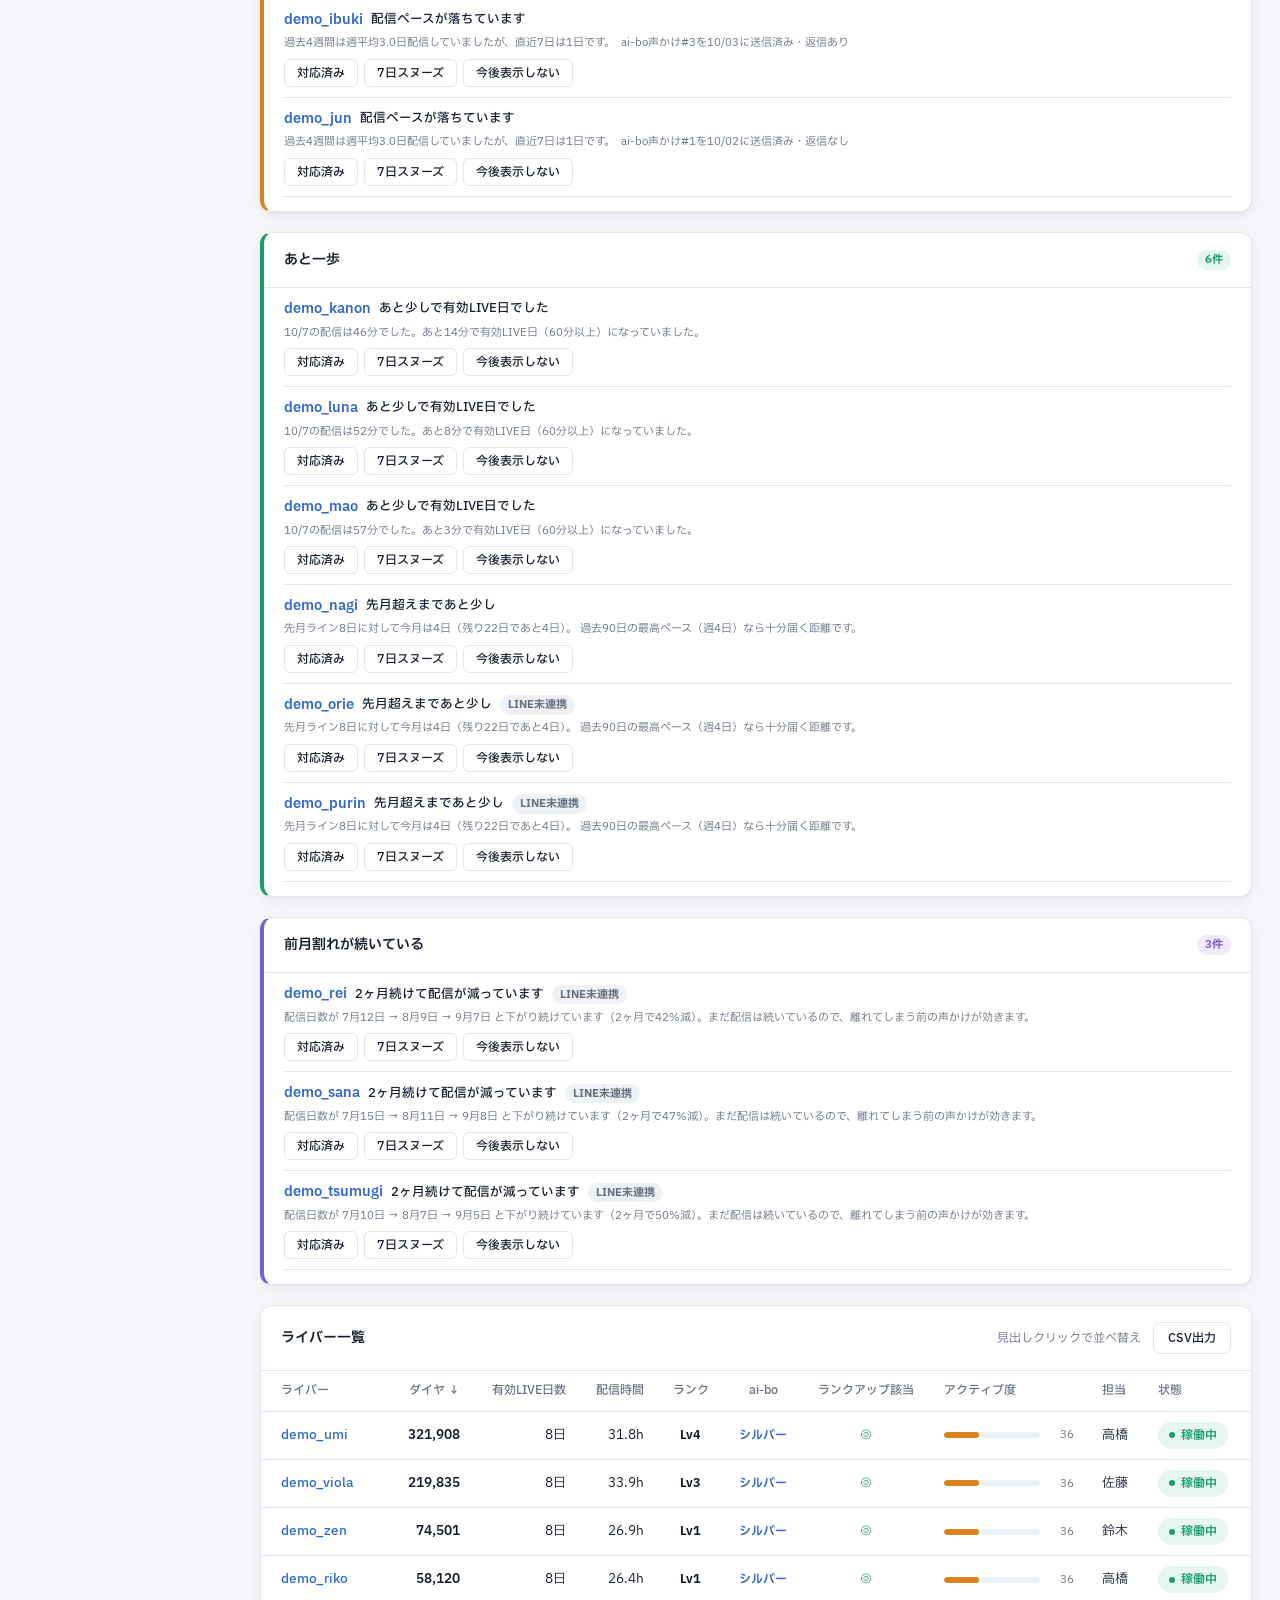
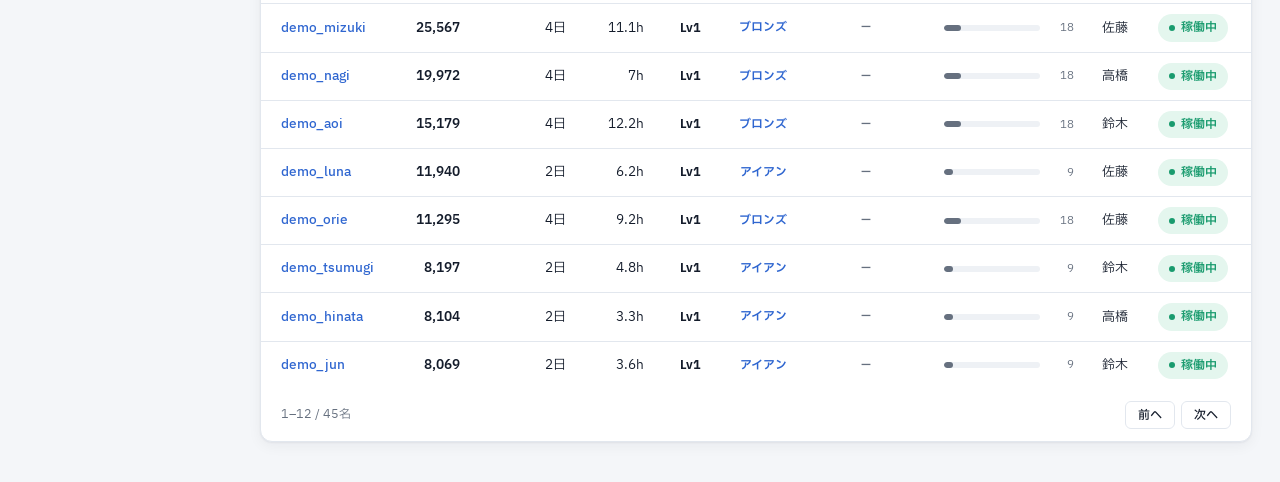
<file: dashboard.html>
<!doctype html>
<html lang="ja">
<head>
<meta charset="utf-8">
<meta name="viewport" content="width=device-width, initial-scale=1">
<title>運営ダッシュボードのサンプル｜ai-bo</title>
<meta name="description" content="ai-boの運営ダッシュボードを、本番と同じ画面でご覧いただけます。表示しているクリエイター45名はすべて架空のデータです。">
<meta property="og:title" content="運営ダッシュボードのサンプル｜ai-bo">
<meta property="og:description" content="本番と同じ画面です。表示しているデータはすべて架空のものです。">
<meta property="og:type" content="article">
<meta property="og:locale" content="ja_JP">
<meta property="og:site_name" content="ai-bo">
<meta property="og:url" content="https://ai-bo-lab.jp/dashboard.html">
<meta property="og:image" content="https://ai-bo-lab.jp/images/og.jpg">
<meta name="twitter:card" content="summary_large_image">
<link rel="canonical" href="https://ai-bo-lab.jp/dashboard.html">
<!-- ファビコン。Google検索に出すには「クロールできるファイル」が要る（2026-10-24）。
     以前は data: のインラインSVGだったため、Googleが取得できず検索結果でアイコンが出なかった。
     ⚠ SVGはGoogleの対応形式に入っていないので、PNGを必ず併記すること。 -->
<link rel="icon" href="favicon-96.png" type="image/png" sizes="96x96">
<link rel="icon" href="favicon-48.png" type="image/png" sizes="48x48">
<link rel="apple-touch-icon" href="favicon-192.png">
<link rel="preconnect" href="https://fonts.googleapis.com">
<link href="https://fonts.googleapis.com/css2?family=IBM+Plex+Sans+JP:wght@400;500;600;700&display=swap" rel="stylesheet">
<style>
/* ═══ デザイントークン（Claudeデザイン モック準拠・README確定値） ═══ */
html,body{margin:0;padding:0;background:#f4f6f9}
.dsroot{--bg:#f4f6f9;--surface:#ffffff;--surface2:#eef1f5;--text:#141c2b;--sub:#66707f;
  --border:#e2e7ee;--accent:#2f66d0;--accent-strong:#2554b4;--accent-soft:#e8effc;
  --red:#d6455d;--red-soft:#fdecef;--orange:#d9821f;--orange-soft:#fdf1e3;
  --green:#199b6e;--green-soft:#e4f6ee;--purple:#7a5bd6;--purple-soft:#efeafc;
  --chat-self:#c4edca;--chat-self-text:#1b3a24;
  --shadow:0 1px 2px rgba(20,28,43,.05),0 4px 14px rgba(20,28,43,.05)}
.dsroot[data-theme="dark"]{--bg:#0f131a;--surface:#171d27;--surface2:#1f2732;--text:#e9edf4;
  --sub:#8b96a8;--border:#28313f;--accent:#6b96e8;--accent-strong:#89abee;--accent-soft:#1d2a45;
  --red:#e57085;--red-soft:#3a2029;--orange:#e39b4d;--orange-soft:#3a2c1a;
  --green:#3fc492;--green-soft:#173327;--purple:#a08ae8;--purple-soft:#2a2342;
  --chat-self:#2c5237;--chat-self-text:#d9f2dc;
  --shadow:0 1px 2px rgba(0,0,0,.3),0 4px 14px rgba(0,0,0,.25)}
body[data-theme-body="dark"]{background:#0f131a}

.dsroot{display:flex;min-height:100vh;background:var(--bg);color:var(--text);
  font-family:'IBM Plex Sans JP',sans-serif;font-size:14px;line-height:1.6}
a{color:var(--accent);text-decoration:none;cursor:pointer}
a:hover{color:var(--accent-strong)}

/* ═══ サイドバー ═══ */
aside.side{width:232px;flex-shrink:0;background:var(--surface);border-right:1px solid var(--border);
  display:flex;flex-direction:column;padding:20px 12px;gap:2px;position:sticky;top:0;height:100vh;
  box-sizing:border-box}
.side .brand{display:flex;align-items:center;gap:10px;padding:4px 12px 18px}
.side .brand .mark{width:30px;height:30px;border-radius:8px;background:var(--accent);display:flex;
  align-items:center;justify-content:center;color:#fff;font-weight:700;font-size:13px;letter-spacing:.02em}
.side .brand b{font-weight:700;font-size:15px;line-height:1.2;display:block}
.side .brand small{font-size:11px;color:var(--sub)}
.side a.item{display:flex;align-items:center;gap:10px;padding:9px 12px;border-radius:8px;
  color:var(--sub);cursor:pointer;font-size:14px}
.side a.item:hover{background:var(--surface2);color:var(--text)}
.side a.item.on{background:var(--accent-soft);color:var(--accent);font-weight:600}
.side a.item svg{flex-shrink:0}
.side a.item .navbadge{margin-left:auto;background:var(--red);color:#fff;font-size:11px;
  font-weight:600;border-radius:99px;padding:1px 7px}
.side .theme-btn{display:flex;align-items:center;justify-content:center;gap:8px;margin:4px 4px 0;
  padding:9px;border-radius:8px;border:1px solid var(--border);background:var(--surface);
  color:var(--sub);font-family:inherit;font-size:13px;font-weight:500;cursor:pointer}
.side .theme-btn:hover{background:var(--surface2);color:var(--text)}
@media (max-width:820px){
  .dsroot{flex-direction:column}
  aside.side{width:100%;height:auto;position:static;flex-direction:row;flex-wrap:wrap;
    padding:8px;border-right:none;border-bottom:1px solid var(--border)}
  .side .brand{display:none}
  .side a.item{padding:7px 10px;font-size:12.5px}
  .side a.item svg{display:none}
  .side .theme-btn{margin:0}
}

/* ═══ メイン・ヘッダー ═══ */
main{flex:1;min-width:0;padding:24px 28px 40px;box-sizing:border-box;display:flex;
  flex-direction:column;gap:20px}
header.ph{display:flex;align-items:center;gap:14px;flex-wrap:wrap}
header.ph .tt{margin-right:auto}
header.ph h1{margin:0;font-size:20px;font-weight:700}
header.ph .ps{font-size:12px;color:var(--sub);margin-top:2px}

/* ═══ カード ═══ */
.card{background:var(--surface);border:1px solid var(--border);border-radius:12px;
  padding:18px 20px;box-shadow:var(--shadow)}
.card-c{padding:14px 16px}
.card.bl-red{border-left:4px solid var(--red)}
.card.bl-orange{border-left:4px solid var(--orange)}
.card.bl-green{border-left:4px solid var(--green)}
.card.bl-purple{border-left:4px solid var(--purple)}
.sec-h{font-weight:600;font-size:14px}
.g4{display:grid;grid-template-columns:repeat(4,1fr);gap:14px}
.g2{display:grid;grid-template-columns:1fr 1fr;gap:14px}
@media (max-width:1100px){.g4{grid-template-columns:repeat(2,1fr)}}
@media (max-width:700px){.g4,.g2{grid-template-columns:1fr}}

/* ═══ KPI ═══ */
.kpi-lbl{font-size:12px;color:var(--sub);font-weight:500}
.kpi-num{font-size:30px;font-weight:700;font-variant-numeric:tabular-nums;
  letter-spacing:-.01em;margin-top:6px}
.kpi-num small{font-size:15px;font-weight:500;color:var(--sub);letter-spacing:0}
.kpi-sub{font-size:12px;margin-top:4px}
.kpi-sub .dim{color:var(--sub);font-weight:400}
.up{color:var(--green);font-weight:600}.down{color:var(--red);font-weight:600}

/* ═══ バッジ・ピル ═══ */
.badge{display:inline-flex;align-items:center;gap:6px;border-radius:99px;padding:3px 10px;
  font-size:12px;font-weight:600;white-space:nowrap}
.badge .dot{width:6px;height:6px;border-radius:99px}
.pill{display:inline-flex;align-items:center;border-radius:99px;font-size:11px;font-weight:700;
  padding:1px 8px;font-variant-numeric:tabular-nums;white-space:nowrap}
.pill.red{background:var(--red-soft);color:var(--red)}
.pill.orange{background:var(--orange-soft);color:var(--orange)}
.pill.green{background:var(--green-soft);color:var(--green)}
.pill.purple{background:var(--purple-soft);color:var(--purple)}
.pill.accent{background:var(--accent-soft);color:var(--accent)}
.pill.gray{background:var(--surface2);color:var(--sub)}

/* ═══ ボタン・入力 ═══ */
.btn{height:36px;padding:0 16px;border-radius:8px;border:none;background:var(--accent);color:#fff;
  font-family:inherit;font-size:13px;font-weight:600;cursor:pointer}
.btn:hover{background:var(--accent-strong)}
.btn2{height:36px;padding:0 16px;border-radius:8px;border:1px solid var(--border);
  background:var(--surface);color:var(--text);font-family:inherit;font-size:13px;font-weight:500;cursor:pointer}
.btn2:hover{background:var(--surface2)}
.btnd{height:36px;padding:0 16px;border-radius:8px;border:1px solid var(--red);background:transparent;
  color:var(--red);font-family:inherit;font-size:13px;font-weight:600;cursor:pointer}
.btnd:hover{background:var(--red-soft)}
.btn.sm,.btn2.sm,.btnd.sm{height:32px;padding:0 14px;font-size:12px}
.btn.xs,.btn2.xs,.btnd.xs{height:28px;padding:0 12px;font-size:12px;border-radius:6px}
.sel{height:36px;border:1px solid var(--border);border-radius:8px;background:var(--surface);
  color:var(--text);font-family:inherit;font-size:13px;padding:0 10px;cursor:pointer}
.searchbox{display:flex;align-items:center;gap:8px;background:var(--surface);
  border:1px solid var(--border);border-radius:8px;padding:0 12px;height:36px;width:240px;
  box-sizing:border-box;color:var(--sub)}
.searchbox:focus-within{border-color:var(--accent)}
.searchbox input{border:none;outline:none;background:transparent;font-family:inherit;
  font-size:13px;color:var(--text);width:100%}
.tinput{height:36px;border:1px solid var(--border);border-radius:8px;background:var(--surface);
  color:var(--text);font-family:inherit;font-size:13px;padding:0 12px;box-sizing:border-box}
.tinput:focus{outline:none;border-color:var(--accent)}

/* ═══ テーブル ═══ */
.tblwrap{overflow-x:auto}
table.dt{width:100%;border-collapse:collapse;font-size:13px}
table.dt th{text-align:left;padding:10px 14px;font-weight:500;font-size:12px;color:var(--sub);
  border-bottom:1px solid var(--border);white-space:nowrap}
table.dt th:first-child{padding-left:20px}
table.dt th:last-child{padding-right:20px}
table.dt th.sortable{cursor:pointer;user-select:none}
table.dt th.sortable:hover{color:var(--text)}
table.dt th.num,table.dt td.num{text-align:right}
table.dt th.ctr,table.dt td.ctr{text-align:center}
table.dt td{padding:10px 14px;border-bottom:1px solid var(--border);white-space:nowrap;
  font-variant-numeric:tabular-nums}
table.dt td:first-child{padding-left:20px}
table.dt td:last-child{padding-right:20px}
table.dt tbody tr:hover{background:var(--surface2)}
table.dt tbody tr:last-child td{border-bottom:none}
.tbl-head{display:flex;align-items:center;gap:12px;padding:16px 20px;border-bottom:1px solid var(--border)}
.tbl-foot{display:flex;align-items:center;justify-content:space-between;padding:12px 20px;
  font-size:12px;color:var(--sub)}
.card.nopad{padding:0;overflow:hidden}

/* ═══ 進捗バー ═══ */
.track{height:8px;border-radius:99px;background:var(--surface2);overflow:hidden}
.track>span{display:block;height:100%;border-radius:99px}
.track.mini{height:6px}
.bar-row{display:flex;justify-content:space-between;font-size:12px;margin-bottom:6px}
.bar-row .n{font-weight:500}.bar-row .v{color:var(--sub);font-variant-numeric:tabular-nums}

/* ═══ チャット（LINE風） ═══ */
.chatbox{background:var(--bg);border-radius:10px;padding:16px 18px;display:flex;
  flex-direction:column;gap:10px;max-height:420px;overflow-y:auto}
.msg{display:flex;gap:8px;align-items:flex-end;max-width:78%}
.msg .bub{padding:9px 13px;font-size:13px;line-height:1.6;white-space:pre-wrap;word-break:break-word}
.msg.them{align-self:flex-start}
.msg.them .bub{background:var(--surface);border:1px solid var(--border);border-radius:14px 14px 14px 4px}
.msg.me{align-self:flex-end;flex-direction:row-reverse}
.msg.me .bub{background:var(--chat-self);color:var(--chat-self-text);border-radius:14px 14px 4px 14px}
.msg .ts{font-size:10px;color:var(--sub);white-space:nowrap}
.ptab{height:26px;border-radius:99px;padding:0 12px;font-size:12px;display:inline-flex;
  align-items:center;gap:6px;cursor:pointer;border:1px solid var(--border);background:transparent;
  color:var(--sub);font-family:inherit}
.ptab.on{background:var(--accent-soft);color:var(--accent);border-color:var(--accent);font-weight:600}
.ctab{padding:8px 12px;border-bottom:2px solid transparent;display:inline-flex;align-items:center;
  gap:8px;cursor:pointer;font-size:13px;color:var(--sub)}
.ctab.on{border-bottom-color:var(--accent);color:var(--accent);font-weight:600}
.avatar{width:22px;height:22px;border-radius:99px;background:var(--accent-soft);color:var(--accent);
  display:inline-flex;align-items:center;justify-content:center;font-size:11px;font-weight:700;flex-shrink:0}

/* ═══ その他 ═══ */
.note{font-size:11px;color:var(--sub);line-height:1.6}
.empty{font-size:12.5px;color:var(--sub);border:1px dashed var(--border);border-radius:10px;
  padding:12px 14px}
.loading{color:var(--sub);padding:2rem 0;text-align:center;font-size:13px}
.errbox{white-space:pre-wrap;color:var(--red);font-size:11.5px;background:var(--surface);
  border:1px solid var(--border);border-radius:10px;padding:12px}
.toast{position:fixed;left:50%;bottom:22px;transform:translateX(-50%);background:#141c2b;
  color:#fff;padding:9px 18px;border-radius:8px;font-size:13px;opacity:0;transition:opacity .2s;
  pointer-events:none;z-index:60}
.toast.show{opacity:1}
details.fold{border:1px solid var(--border);border-radius:12px;background:var(--surface);
  box-shadow:var(--shadow);padding:14px 16px}
details.fold summary{cursor:pointer;font-size:13px;font-weight:600}
details.fold summary .cnt{color:var(--sub);font-weight:400;font-size:12px}
.dropzone{border:2px dashed var(--border);border-radius:10px;padding:18px;text-align:center;
  color:var(--sub);font-size:13px;margin:10px 0}
.alink{font-size:12px}
.num6{font-weight:600;font-variant-numeric:tabular-nums}
.stepnum{width:22px;height:22px;border-radius:99px;background:var(--accent);color:#fff;
  display:inline-flex;align-items:center;justify-content:center;font-size:12px;font-weight:700;flex-shrink:0}
.demo-note{margin:0 10px 12px;padding:11px 12px;border-radius:10px;
  background:var(--accent-soft);color:var(--accent);font-size:11.5px;line-height:1.7}
.demo-note b{display:block;font-size:12.5px;margin-bottom:3px}
.demo-note span{display:block;margin-top:7px;color:var(--sub)}
.demo-note span b{display:inline;font-size:11.5px;color:var(--text)}
.demo-note a{display:block;margin-top:9px;color:var(--accent);font-weight:600;text-decoration:underline}
</style>
</head>
<body>
<div class="dsroot" id="dsroot" data-theme="light">
  <aside class="side" id="nav">
    <div class="brand"><div class="mark">ai</div>
      <div><b>ai-bo 運営</b><small>ライブ事務所ダッシュボード</small></div></div>
    <div class="demo-note">
      <b>サンプル画面です</b>
      本番と同じ画面に、架空のクリエイター45名のデータを入れています。
      ボタンや検索は動きますが、保存はされません。
      <span>サンプルでは<b>ホーム／成果・推移／クリエイター</b>をご覧いただけます。</span>
      <a href="index.html">← ai-bo のサイトに戻る</a>
    </div>
    <a class="item" href="#home"><svg width="17" height="17" viewBox="0 0 24 24" fill="none" stroke="currentColor" stroke-width="2" stroke-linecap="round" stroke-linejoin="round"><path d="M3 11 12 4l9 7"/><path d="M5 10v10h14V10"/></svg>ホーム</a>
    <a class="item" href="#results"><svg width="17" height="17" viewBox="0 0 24 24" fill="none" stroke="currentColor" stroke-width="2" stroke-linecap="round" stroke-linejoin="round"><polyline points="3 17 9 11 13 15 21 7"/><polyline points="15 7 21 7 21 13"/></svg>成果・推移</a>
    <a class="item" href="#creators"><svg width="17" height="17" viewBox="0 0 24 24" fill="none" stroke="currentColor" stroke-width="2" stroke-linecap="round" stroke-linejoin="round"><circle cx="12" cy="8" r="4"/><path d="M4 21c1.5-4 4.5-6 8-6s6.5 2 8 6"/></svg>クリエイター</a>
    <div style="flex:1"></div>
    <button class="theme-btn" id="theme-btn">🌙 ダークに切替</button>
  </aside>
  <main id="main"><div class="loading">読み込み中…</div></main>
</div>
<div class="toast" id="toast"></div>
<!-- ▼ サンプル用。本番には無い差し込み。これを外せば本番のまま。 -->
<script src="assets/dashboard-demo.js"></script>
<script>
/* /api/admin/dashboard/* への fetch を、架空データの応答に差し替える。
   本番のスクリプトは一行も変えていないので、この差し込みを外せば元に戻る。 */
(function(){
  "use strict";
  var D = window.__AIBO_DEMO__ || {};
  var norm = function(s){ return String(s||"").trim().replace(/^[@＠]/,"").toLowerCase(); };
  var ok = function(body){ return Promise.resolve({
    ok:true, status:200,
    json: function(){ return Promise.resolve(body); },
    text: function(){ return Promise.resolve(""); }
  }); };
  var real = window.fetch.bind(window);
  window.fetch = function(input, init){
    var url = typeof input === "string" ? input : (input && input.url) || "";
    if(url.indexOf("/api/admin/dashboard/") === -1) return real(input, init);
    if(init && init.method && init.method.toUpperCase() !== "GET"){
      return ok({ok:true, demo:true, message:"サンプルのため保存されません"});
    }
    var path = url.split("?")[0].replace(/.*\/api\/admin\/dashboard/, "");
    var qs = new URLSearchParams(url.split("?")[1] || "");
    if(path === "/data")     return ok(D.data);
    if(path === "/results")  return ok(D.results);
    if(path === "/creators") return ok(D.creators);
    if(path === "/rewards")  return ok(D.rewards);
    if(path === "/creator"){
      var d = (D.details || {})[norm(qs.get("u"))];
      return ok(d || {empty:true, message:"サンプルにはこの方のデータがありません。"});
    }
    return ok({empty:true, message:"この画面はサンプルに含まれていません。"});
  };
})();
</script>
<!-- ▲ サンプル用 ここまで -->
<script>
"use strict";
const TT_URL = "https://live-backstage.tiktok.com/";
const C1="#3f7ad9", C2="#2fb3a8", C3="#8a6fe0", C4="#e0a23f", C5="#4fae62";
const $ = s => document.querySelector(s);
const esc = s => String(s ?? "").replace(/[&<>"']/g,
  c => ({"&":"&amp;","<":"&lt;",">":"&gt;",'"':"&quot;","'":"&#39;"}[c]));
const fmt = n => n == null ? "—" : Number(n).toLocaleString("ja-JP");
const compact = n => n == null ? "—" : (n >= 1000000 ? (n/1000000).toFixed(2)+"M"
  : n >= 10000 ? Math.round(n/1000)+"K" : Number(n).toLocaleString("ja-JP"));

function toast(m){const t=$("#toast");t.textContent=m;t.classList.add("show");
  setTimeout(()=>t.classList.remove("show"),2600);}
async function getJSON(url){const r=await fetch(url);const d=await r.json();
  if(d && d.error) throw new Error(d.error); return d;}

/* ═══ テーマ ═══ */
function applyTheme(){
  const pref = localStorage.getItem("aibo-theme") ||
    (matchMedia("(prefers-color-scheme: dark)").matches ? "dark" : "light");
  $("#dsroot").setAttribute("data-theme", pref);
  document.body.setAttribute("data-theme-body", pref);
  $("#theme-btn").textContent = pref === "light" ? "🌙 ダークに切替" : "☀ ライトに切替";
}
$("#theme-btn").addEventListener("click", () => {
  const cur = $("#dsroot").getAttribute("data-theme");
  localStorage.setItem("aibo-theme", cur === "light" ? "dark" : "light");
  applyTheme();
});
applyTheme();

/* ═══ 共通部品 ═══ */
function kpiTile(lbl, numHTML, subHTML, extraHTML=""){
  return `<div class="card">${lbl}${numHTML}${subHTML}${extraHTML}</div>`;
}
const ST = {
  active:   {label:"稼働中",   bg:"var(--green-soft)",  color:"var(--green)",  dot:"var(--green)",  border:"1px solid transparent"},
  newbie:   {label:"新人",     bg:"var(--purple-soft)", color:"var(--purple)", dot:"var(--purple)", border:"1px solid transparent"},
  never:    {label:"未稼働",   bg:"var(--orange-soft)", color:"var(--orange)", dot:"var(--orange)", border:"1px solid transparent"},
  dormant:  {label:"休眠",     bg:"var(--surface2)",    color:"var(--sub)",    dot:"var(--sub)",    border:"1px solid transparent"},
  no_data:  {label:"データなし", bg:"transparent",       color:"var(--sub)",    dot:"var(--border)", border:"1px dashed var(--border)"},
  withdrawn:{label:"退会",     bg:"var(--surface2)",    color:"var(--sub)",    dot:"var(--sub)",    border:"1px solid transparent"},
};
function stKey(r){ return (r.bucket === "active" && r.tenure < 90) ? "newbie" : r.bucket; }
function stBadge(key){
  const s = ST[key] || ST.no_data;
  return `<span class="badge" style="background:${s.bg};color:${s.color};border:${s.border}">
    <span class="dot" style="background:${s.dot}"></span>${s.label}</span>`;
}
function barColor(p){ return p >= 100 ? "var(--accent)" : p >= 60 ? "var(--green)"
  : p >= 30 ? "var(--orange)" : "var(--red)"; }

/* 棒グラフ（div方式・当月のみ不透明） */
function divBars(items, color){
  const max = Math.max(...items.map(i => i.value), 1);
  return `<div style="display:flex;align-items:flex-end;gap:14px;height:150px;margin-top:18px;padding:0 6px">`
    + items.map((it, i) => {
      const last = i === items.length - 1;
      const h = Math.max(it.value / max * 76, it.value > 0 ? 2 : 1.2);
      return `<div style="flex:1;display:flex;flex-direction:column;align-items:center;gap:6px;height:100%;justify-content:flex-end">
        <div style="font-size:11px;${last ? `font-weight:700;color:${color}` : "color:var(--sub)"};font-variant-numeric:tabular-nums">${esc(it.display ?? it.value)}</div>
        <div style="width:100%;max-width:44px;height:${h.toFixed(1)}%;border-radius:6px 6px 2px 2px;background:${color};${last ? "" : "opacity:.45;"}"></div>
        <div style="font-size:11px;${last ? "font-weight:600" : "color:var(--sub)"}">${esc(it.label)}</div></div>`;
    }).join("") + `</div>`;
}
/* 折れ線（svg・グリッド3本・最新点に円＋ラベル） */
function lineSVG(labels, series, fmtFn){
  const W=560, H=150, padL=34, padR=34, top=20, bottom=118;
  // 最新値ラベルは点の12px上に置くので、最高点が上端に張り付かないよう余白を持たせる
  const max = Math.max(...series.flatMap(s => s.values), 1) * 1.15;
  const X = i => padL + (W-padL-padR) * (labels.length === 1 ? .5 : i/(labels.length-1));
  const Y = v => bottom - (bottom-top) * v / max;
  let s = `<svg viewBox="0 0 560 150" style="width:100%;height:150px;margin-top:18px;display:block">`;
  [10,65,120].forEach(y => s += `<line x1="0" y1="${y}" x2="560" y2="${y}" stroke="var(--border)" stroke-width="1"/>`);
  series.forEach(sr => s += `<polyline points="${sr.values.map((v,i)=>X(i).toFixed(1)+","+Y(v).toFixed(1)).join(" ")}"
    fill="none" stroke="${sr.color}" stroke-width="2.5" stroke-linejoin="round" stroke-linecap="round"/>`);
  // 最新値ラベル: 全系列に出す。近接して重なる系列は点の下へ逃がす
  const ends = series.map((sr, si) => {
    const i = sr.values.length - 1;
    return {si, color: sr.color, x: X(i), y: Y(sr.values[i]), v: sr.values[i]};
  }).sort((a, b) => a.y - b.y);
  const labelY = {};
  ends.forEach((e, idx) => {
    let ly = Math.max(13, e.y - 12);
    if(idx > 0 && Math.abs(ly - labelY[ends[idx-1].si]) < 14) ly = Math.min(132, e.y + 16);
    labelY[e.si] = ly;
  });
  series.forEach((sr, si) => {
    const i = sr.values.length - 1;
    s += `<circle cx="${X(i).toFixed(1)}" cy="${Y(sr.values[i]).toFixed(1)}" r="4" fill="${sr.color}"/>`;
    s += `<text x="${X(i).toFixed(1)}" y="${labelY[si].toFixed(1)}" text-anchor="middle"
      font-size="11" font-weight="700" fill="${sr.color}" font-family="IBM Plex Sans JP">${fmtFn ? fmtFn(sr.values[i]) : sr.values[i]}</text>`;
  });
  labels.forEach((lb, i) => s += `<text x="${X(i).toFixed(1)}" y="138" text-anchor="middle" font-size="10"
    fill="var(--sub)" font-family="IBM Plex Sans JP">${esc(lb)}</text>`);
  return s + `</svg>`;
}
function legend(items){
  return `<div style="display:flex;gap:14px;font-size:12px;color:var(--sub)">` + items.map(([c, l]) =>
    `<span style="display:flex;align-items:center;gap:6px"><span style="width:10px;height:3px;border-radius:2px;background:${c}"></span>${esc(l)}</span>`).join("") + `</div>`;
}
function downloadCSV(name, headers, rows){
  const csv = "﻿" + [headers, ...rows].map(r =>
    r.map(c => `"${String(c ?? "").replace(/"/g, '""')}"`).join(",")).join("\r\n");
  const a = document.createElement("a");
  a.href = URL.createObjectURL(new Blob([csv], {type: "text/csv"}));
  a.download = name; a.click();
}

/* ═══ 対象月（全ページ共通の状態・URLに残す） ═══ */
let MONTH = "";           // "" = 最新の月
function monthQS(extra){  // APIに付ける ?month=
  const p = [];
  if(MONTH) p.push("month=" + encodeURIComponent(MONTH));
  if(extra) p.push(extra);
  return p.length ? "?" + p.join("&") : "";
}
const monthLabel = m => m ? `${+m.slice(0,4)}年${+m.slice(5,7)}月` : "";
function monthSelect(months, current){
  if(!months || !months.length) return "";
  const opts = months.map(m =>
    `<option value="${m}" ${m === current ? "selected" : ""}>${monthLabel(m)}</option>`).join("");
  return `<label style="display:flex;align-items:center;gap:6px;font-size:12px;color:var(--sub)">対象月
    <select class="sel" id="month-sel">${opts}</select></label>`;
}
function bindMonthSelect(){
  const el = $("#month-sel");
  if(el) el.addEventListener("change", e => { MONTH = e.target.value; route(); });
}

/* ═══ ルーティング ═══ */
const routes = {home: pgHome, creators: pgCreators, creator: pgCreator, push: pgPush,
                results: pgResults, ops: pgOps, collab: pgCollab, data: pgData};
async function route(){
  const hash = location.hash.replace(/^#/, "") || "home";
  const [page, arg] = hash.split("=");
  document.querySelectorAll("aside.side a.item").forEach(a =>
    a.classList.toggle("on", a.getAttribute("href") === "#" + (page === "creator" ? "creators" : page)));
  const fn = routes[page] || pgHome;
  const main = $("#main");
  main.innerHTML = '<div class="loading">読み込み中…</div>';
  try{ await fn(main, decodeURIComponent(arg || "")); }
  catch(e){ main.innerHTML = `<div class="errbox">読み込みに失敗しました:\n${esc(e.message || e)}</div>`; }
}
window.addEventListener("hashchange", route);

/* ナビの赤バッジ（要人間対応の件数） */
async function updateNavBadge(d){
  try{
    d = d || await getJSON("/api/admin/dashboard/data");
    const n = d.alerts ? (d.alerts.human || []).length : 0;
    const b = $("#nav-badge");
    b.style.display = n ? "" : "none";
    b.textContent = n;
  }catch(e){ /* 無視 */ }
}

/* ═══ ホーム ═══ */
const ALERT_META = [
  {key:"human",  cls:"red",    label:"要人間対応",        desc:"ai-boで解決しない状況。担当者の直接連絡を推奨。"},
  {key:"watch",  cls:"orange", label:"離脱リスク・減速",   desc:"配信頻度が低下。ai-boが声かけ対応中。"},
  {key:"near",   cls:"green",  label:"あと一歩",          desc:"条件達成まで残りわずか。後押しのチャンス。"},
  {key:"goal",   cls:"purple", label:"前月割れが続いている", desc:"月単位で配信が減り続けています。離れる前の声かけを推奨。"},
];
let HOME = null, homeQuery = "", homePage = 0;
async function pgHome(main){
  const [d, res, cr] = await Promise.all([
    getJSON("/api/admin/dashboard/data" + monthQS()),
    getJSON("/api/admin/dashboard/results"),
    getJSON("/api/admin/dashboard/creators" + monthQS()),
  ]);
  updateNavBadge(d);
  if(d.empty){ main.innerHTML = `<header class="ph"><div class="tt"><h1>ホーム</h1></div></header>
    <div class="empty">${esc(d.message)}</div>`; return; }
  HOME = {d, res, cr}; homeQuery = ""; homePage = 0;
  const k = d.kpi || {};
  const lag = d.freshness.lag_days;
  let html = `<header class="ph">
    <div class="tt"><h1>ホーム</h1>
      <div class="ps">${d.is_latest
        ? `最終データ更新：${esc(d.freshness.data_date)}（${lag === 0 ? "今日" : lag === 1 ? "昨日" : lag + "日前"}${lag >= 4 ? "・要アップロード" : ""}）／ 本日のai-bo送信 ${d.today.sent}件・返信 ${d.today.replied}件`
        : `${monthLabel(d.month)}の状況（${esc(d.freshness.data_date)}時点）を表示しています`}</div></div>
    ${monthSelect(d.months, d.month)}
    <div class="searchbox"><svg width="15" height="15" viewBox="0 0 24 24" fill="none" stroke="currentColor" stroke-width="2" stroke-linecap="round"><circle cx="11" cy="11" r="7"/><path d="m20 20-3.5-3.5"/></svg>
      <input id="home-q" placeholder="ライバー検索（名前）"></div>
  </header>`;
  if(!d.is_latest) html += `<div class="card card-c bl-orange" style="font-size:12.5px">
    過去月を表示中です。要対応リストはその月の最終データ日時点の状況です（「対応済み」の記録は現在に対して行われます）。</div>`;

  const delta = (v, unit, invert) => {
    if(v == null) return `<span class="dim">前月データなし</span>`;
    const good = invert ? v <= 0 : v >= 0;
    return `<span class="${good ? "up" : "down"}">${v >= 0 ? "+" : "−"}${Math.abs(v)}${unit}</span> <span class="dim">前月同日比</span>`;
  };
  html += `<section class="g4">
    ${kpiTile(`<div class="kpi-lbl">今月の総ダイヤ</div>`,
      `<div class="kpi-num">${fmt(k.month_dia)}</div>`,
      `<div class="kpi-sub">${delta(k.dia_delta_pct, "%")}</div>`)}
    ${kpiTile(`<div class="kpi-lbl">稼働ライバー数</div>`,
      `<div class="kpi-num">${k.active}<small> / ${k.total}名</small></div>`,
      `<div class="kpi-sub">${delta(k.active_delta, "名")}</div>`)}
    ${kpiTile(`<div class="kpi-lbl">LINE連携者</div>`,
      `<div class="kpi-num">${k.linked}<small> 名</small></div>`,
      `<div class="kpi-sub"><span class="dim">連携率 ${k.total ? Math.round(k.linked / k.total * 100) : 0}%</span></div>`)}
    ${k.goal_pct != null ? kpiTile(
      `<div style="display:flex;justify-content:space-between;align-items:baseline"><div class="kpi-lbl">先月ライン到達率</div>
        <div style="font-size:12px;color:var(--sub);font-variant-numeric:tabular-nums">先月 ${compact(k.goal_total)}</div></div>`,
      `<div class="kpi-num">${k.goal_pct}<small>%</small></div>`,
      `<div class="track" style="margin-top:10px"><span style="width:${Math.min(100, k.goal_pct)}%;background:linear-gradient(90deg,var(--accent),#2fb3a8)"></span></div>`)
      : kpiTile(`<div class="kpi-lbl">先月ライン到達率</div>`, `<div class="kpi-num">—</div>`,
      `<div class="kpi-sub"><span class="dim">先月の実績データ未取込</span></div>`)}
  </section>
  <div class="note" style="margin-top:-8px">※「先月ライン」＝Excelの目標欄の値で、中身は<b>その人の先月の実績</b>です（実データで確認済み）。
  到達しても報酬は変わりませんが、「先月を超える」という分かりやすい目安として表示しています。</div>`;

  // アラートサマリー4枚
  html += `<section class="g4">` + ALERT_META.map(m => {
    const n = (d.alerts[m.key] || []).length;
    return `<div class="card card-c bl-${m.cls}" style="cursor:pointer" onclick="document.getElementById('al-${m.key}').scrollIntoView({behavior:'smooth'})">
      <div style="display:flex;align-items:center;gap:8px;font-weight:600;font-size:13px">${m.label}
        <span class="pill ${m.cls}">${n}件</span></div>
      <div class="note" style="margin-top:6px">${m.desc}</div></div>`;
  }).join("") + `</section>`;

  // チャート2列
  const full = res.empty ? [] : res.months.filter(m => !m.partial);
  const last6 = full.slice(-6);
  html += `<section class="g2">
    <div class="card">
      <div style="display:flex;justify-content:space-between;align-items:center">
        <div class="sec-h">月別 総ダイヤ</div><div style="font-size:12px;color:var(--sub)">直近${last6.length}ヶ月・単位：M</div></div>
      ${last6.length ? divBars(last6.map(m => ({label: +m.month.slice(5) + "月", value: m.total_dia,
        display: (m.total_dia/1000000).toFixed(2)})), "var(--accent)") : '<div class="empty" style="margin-top:14px">データがありません</div>'}
    </div>
    <div class="card">
      <div style="display:flex;justify-content:space-between;align-items:center">
        <div class="sec-h">月別 稼働率</div>${legend([["var(--accent)","稼働率"],[C2,"有効配信者率"]])}</div>
      ${last6.length ? lineSVG(last6.map(m => +m.month.slice(5) + "月"),
        [{color:"var(--accent)", values: last6.map(m => m.active_rate)},
         {color:C2, values: last6.map(m => Math.round(m.valid1 / m.registered * 100))}],
        v => v + "%") : '<div class="empty" style="margin-top:14px">データがありません</div>'}
    </div>
  </section>`;

  // 対応リスト（詳細）
  for(const m of ALERT_META){
    const items = d.alerts[m.key] || [];
    if(!items.length) continue;
    html += `<section class="card nopad bl-${m.cls}" id="al-${m.key}">
      <div class="tbl-head"><div class="sec-h" style="margin-right:auto">${m.label}</div>
        <span class="pill ${m.cls}">${items.length}件</span></div>
      <div style="padding:10px 20px 14px;display:flex;flex-direction:column;gap:10px">`;
    for(const a of items){
      html += `<div style="border-bottom:1px solid var(--border);padding-bottom:10px">
        <div style="display:flex;align-items:center;gap:8px;flex-wrap:wrap">
          <a onclick="location.hash='creator='+encodeURIComponent('${esc(a.username)}')" style="font-weight:600">${esc(a.username)}</a>
          <span style="font-size:12.5px;font-weight:500">${esc(a.title)}</span>
          ${a.linked ? "" : '<span class="pill gray">LINE未連携</span>'}</div>
        <div class="note" style="margin-top:3px">${esc(a.reason)}${a.aibo_note ? "　" + esc(a.aibo_note) : ""}</div>
        <div style="display:flex;gap:6px;margin-top:7px">
          <button class="btn2 xs" onclick="act('${esc(a.creator_id)}','${esc(a.kind)}','done')">対応済み</button>
          <button class="btn2 xs" onclick="act('${esc(a.creator_id)}','${esc(a.kind)}','snooze7')">7日スヌーズ</button>
          <button class="btn2 xs" onclick="act('${esc(a.creator_id)}','${esc(a.kind)}','hide')">今後表示しない</button>
        </div></div>`;
    }
    html += `</div></section>`;
  }
  if(d.hidden_count) html += `<div class="note">非表示中のアラートが ${d.hidden_count} 件あります（対応済み・スヌーズ・非表示）。</div>`;

  // ライバー一覧
  html += `<section class="card nopad" id="home-table"></section>`;
  main.innerHTML = html;
  renderHomeTable();
  bindMonthSelect();
  $("#home-q").addEventListener("input", e => { homeQuery = e.target.value.toLowerCase(); homePage = 0; renderHomeTable(); });
}
let HSORT = {key:"dia", dir:-1};
function hSort(k){ HSORT = {key:k, dir: HSORT.key === k ? -HSORT.dir : -1}; renderHomeTable(); }
function creatorRowsSorted(rows, sort){
  const val = r => sort.key === "dia" ? r.month.dia : sort.key === "days" ? r.month.days
    : sort.key === "hours" ? r.month.hours
    : sort.key === "goal" ? (r.goal && r.goal.goal_valid_days ? r.goal.goal_valid_days.pct : -1)
    : r.month.dia;
  return [...rows].sort((a, b) => (val(a) - val(b)) * sort.dir);
}
function renderHomeTable(){
  if(!HOME) return;
  const all = HOME.cr.empty ? [] : HOME.cr.rows.filter(r => !homeQuery || r.username.toLowerCase().includes(homeQuery));
  const rows = creatorRowsSorted(all, HSORT);
  const SIZE = 12, pages = Math.max(1, Math.ceil(rows.length / SIZE));
  homePage = Math.min(homePage, pages - 1);
  const view = rows.slice(homePage * SIZE, homePage * SIZE + SIZE);
  const arr = k => HSORT.key === k ? (HSORT.dir === -1 ? " ↓" : " ↑") : "";
  let h = `<div class="tbl-head"><div class="sec-h" style="margin-right:auto">ライバー一覧</div>
    <div style="font-size:12px;color:var(--sub)">見出しクリックで並べ替え</div>
    <button class="btn2 sm" onclick="homeCSV()">CSV出力</button></div>
  <div class="tblwrap"><table class="dt" style="min-width:980px"><thead><tr>
    <th>ライバー</th>
    <th class="num sortable" onclick="hSort('dia')">ダイヤ${arr("dia")}</th>
    <th class="num sortable" onclick="hSort('days')">有効LIVE日数${arr("days")}</th>
    <th class="num sortable" onclick="hSort('hours')">配信時間${arr("hours")}</th>
    <th class="ctr">ランク</th><th class="ctr">ai-bo</th><th class="ctr">ランクアップ該当</th>
    <th style="width:130px">アクティブ度</th><th>担当</th><th>状態</th></tr></thead><tbody>`;
  for(const r of view){
    const actPct = Math.min(100, Math.round((r.month.days / 22) * 100));
    h += `<tr>
      <td><a onclick="location.hash='creator='+encodeURIComponent('${esc(r.username)}')" style="font-weight:500">${esc(r.username)}</a></td>
      <td class="num num6">${fmt(r.month.dia)}</td>
      <td class="num">${r.month.days}日</td>
      <td class="num">${r.month.hours}h</td>
      <td class="ctr"><span style="font-weight:700;font-size:12px">Lv${r.rank.current_rank}</span></td>
      <td class="ctr" style="font-size:12px;font-weight:600;color:var(--accent)">${esc(r.aibo_rank.name)}</td>
      <td class="ctr" style="font-size:12px;font-weight:600;color:${r.rank.qualified ? "var(--green)" : "var(--sub)"}">${r.rank.qualified ? "◎" : "−"}</td>
      <td><div style="display:flex;align-items:center;gap:8px">
        <div class="track mini" style="flex:1"><span style="width:${actPct}%;background:${actPct >= 60 ? "var(--green)" : actPct >= 30 ? "var(--orange)" : "var(--sub)"}"></span></div>
        <span style="font-size:11px;color:var(--sub);width:26px;text-align:right;font-variant-numeric:tabular-nums">${actPct}</span></div></td>
      <td>${esc(r.manager ? r.manager.split("@")[0] : "—")}</td>
      <td>${stBadge(stKey(r))}</td></tr>`;
  }
  if(!view.length) h += `<tr><td colspan="10" style="color:var(--sub)">該当するライバーがいません。</td></tr>`;
  h += `</tbody></table></div>
  <div class="tbl-foot"><span>${rows.length ? homePage*SIZE+1 : 0}–${Math.min(rows.length, (homePage+1)*SIZE)} / ${rows.length}名</span>
    <div style="display:flex;gap:6px">
      <button class="btn2 xs" ${homePage === 0 ? "disabled" : ""} onclick="homePage--;renderHomeTable()">前へ</button>
      <button class="btn2 xs" ${homePage >= pages-1 ? "disabled" : ""} onclick="homePage++;renderHomeTable()">次へ</button>
    </div></div>`;
  $("#home-table").innerHTML = h;
}
function homeCSV(){
  if(!HOME || HOME.cr.empty) return;
  downloadCSV("ライバー一覧.csv",
    ["名前","ダイヤ","有効LIVE日数","配信時間h","ランク","ai-boランク","ランクアップ該当","担当","状態"],
    HOME.cr.rows.map(r => [r.username, r.month.dia, r.month.days, r.month.hours,
      "Lv" + r.rank.current_rank, r.aibo_rank.name, r.rank.qualified ? "該当" : "-",
      r.manager || "", (ST[stKey(r)] || {}).label || r.bucket]));
  toast("CSVを出力しました");
}
async function act(creatorId, kind, action){
  try{
    const res = await fetch("/api/admin/dashboard/action", {method:"POST",
      headers:{"Content-Type":"application/json"},
      body: JSON.stringify({creator_id: creatorId, alert_kind: kind, action})});
    if(!res.ok) throw new Error("HTTP " + res.status);
    toast(action === "done" ? "対応済みにしました（7日間非表示）"
      : action === "snooze7" ? "7日間スヌーズしました" : "今後表示しません");
    route();
  }catch(e){ toast("記録に失敗しました: " + e); }
}

/* ═══ 成果・推移 ═══ */
let RESRANGE = 0;  // 0=全期間 / 6・12=直近Nヶ月
const usd = n => n == null ? "—" : "$" + Number(n).toLocaleString("ja-JP", {minimumFractionDigits: 2, maximumFractionDigits: 2});

/* 事務所報酬の見込み（3インセンティブの内訳） */
function rewardSection(rw){
  if(rw.empty) return "";
  const rv = rw.revenue, pr = rw.pro_rate;
  const bandPill = pr.band === "High" ? "green" : pr.band === "Low" ? "red" : pr.band === "Mid" ? "accent" : "gray";
  let h = `<section class="card"><div style="display:flex;align-items:baseline;gap:10px;flex-wrap:wrap">
      <div class="sec-h">${monthLabel(rw.month)}の事務所報酬（見込み）</div>
      <span class="note">ダイヤ × $0.01 × 報酬率。3つのインセンティブは同じダイヤに重ねて掛かります</span></div>
    <div style="display:grid;grid-template-columns:minmax(220px,1fr) 2fr;gap:20px;margin-top:14px;align-items:start" class="rw-grid">
      <div>
        <div class="kpi-lbl">合計（見込み）</div>
        <div class="kpi-num" style="font-size:38px">${usd(rw.total_usd)}</div>
        <div class="note">事務所 総ダイヤ ${fmt(rw.total_dia)}</div>
      </div>
      <div>`;
  const lines = [
    ["ランクアップ／維持", rw.rank_usd, "月間7日・15h＋前月ランクとの比較で決定"],
    ["アクティブ度", rw.activity_usd, "日数と時間の両方を満たす最高Lv（当月100ダイヤ以上が前提）"],
  ];
  for(const [label, v, note] of lines){
    const pct = rw.total_usd ? Math.round(v / rw.total_usd * 100) : 0;
    h += `<div style="margin-bottom:10px"><div class="bar-row"><span class="n">${label}</span>
      <span class="v">${usd(v)}</span></div>
      <div class="track"><span style="width:${pct}%;background:var(--accent)"></span></div>
      <div class="note">${note}</div></div>`;
  }
  if(rv){
    const pct = rw.total_usd ? Math.round(rv.usd / rw.total_usd * 100) : 0;
    h += `<div style="margin-bottom:10px"><div class="bar-row">
      <span class="n">売上増加　<span class="pill accent">${esc(rv.tier_name || "未到達")}</span></span>
      <span class="v">${usd(rv.usd)}</span></div>
      <div class="track"><span style="width:${pct}%;background:${C2}"></span></div>
      <div class="note">報酬率 ${rv.base_rate}%${rv.penalty ? ` − ${rv.penalty}%（プロ昇格率Low）= <b>${rv.rate}%</b>` : ""}
        ${rv.to_next != null ? `／ 次の${esc(rv.next_tier_name)}まで あと ${fmt(rv.to_next)} ダイヤ` : "／ 最上位Tierに到達"}</div></div>`;
  } else {
    h += `<div class="empty" style="margin-bottom:10px">売上増加インセンティブは、この月の必要ダイヤが未入力のため計算できません。
      <a onclick="location.hash='data'">データ・設定 → 売上増加タブ</a>で登録してください。</div>`;
  }
  h += `<div class="note">プロ昇格率 <b>${pr.pct == null ? "—" : pr.pct + "%"}</b>
    <span class="pill ${bandPill}">${esc(pr.band)}</span>
    （3ヶ月以上所属かつアクティブ度Lv1達成の${pr.denom}名中、20万ダイヤ到達が${pr.num}名）
    ${pr.band === "Low" ? "／ Lowのため売上増加の報酬率が1%下がっています" : ""}</div>
    </div></div>`;
  h += `<details class="tbl" style="margin-top:12px"><summary>報酬が立つクリエイター ${rw.creator_count}名の内訳</summary>
    <div class="tblwrap" style="margin-top:8px"><table class="dt">
    <thead><tr><th>名前</th><th class="num">ダイヤ</th><th class="num">有効日</th><th class="num">時間</th>
      <th class="num">ランク率</th><th>判定</th><th class="num">アクティブ度</th><th class="num">報酬</th></tr></thead><tbody>
    ${rw.creators.map(r => `<tr><td style="font-weight:500">${esc(r.username)}</td>
      <td class="num">${fmt(r.dia)}</td><td class="num">${r.days}日</td><td class="num">${r.hours}h</td>
      <td class="num num6">${r.rank_rate}%</td><td style="font-size:12px;color:var(--sub)">${esc(r.rank_reason)}</td>
      <td class="num">${r.activity_level ? "Lv" + r.activity_level + "（" + r.activity_rate + "%）" : "—"}</td>
      <td class="num num6">${usd(r.usd)}</td></tr>`).join("")
      || `<tr><td colspan="8" style="color:var(--sub)">報酬が立つクリエイターがいません。</td></tr>`}
    </tbody></table></div>
    <div class="note" style="margin-top:6px">※売上増加は事務所全体にかかるため、この表には含めていません。</div></details>
  </section>`;
  return h;
}
async function pgResults(main){
  const [d, rw] = await Promise.all([
    getJSON("/api/admin/dashboard/results"),
    getJSON("/api/admin/dashboard/rewards" + monthQS()),
  ]);
  updateNavBadge();
  if(d.empty){ main.innerHTML = `<header class="ph"><div class="tt"><h1>成果・推移</h1></div></header><div class="empty">データがありません。</div>`; return; }
  let full = d.months.filter(m => !m.partial);
  if(RESRANGE) full = full.slice(-RESRANGE);
  const latest = full[full.length - 1] || {};
  const rv = d.revival || {};
  let html = `<header class="ph"><div class="tt"><h1>成果・推移</h1>
    <div class="ps">ai-bo導入の費用対効果を月次で確認（データ不完全な月はグラフから除外）</div></div>
    ${rw.empty ? "" : monthSelect(rw.months, rw.month)}
    <label style="display:flex;align-items:center;gap:6px;font-size:12px;color:var(--sub)">推移グラフ
      <select class="sel" id="res-range">
        <option value="0" ${RESRANGE === 0 ? "selected" : ""}>全期間</option>
        <option value="12" ${RESRANGE === 12 ? "selected" : ""}>直近12ヶ月</option>
        <option value="6" ${RESRANGE === 6 ? "selected" : ""}>直近6ヶ月</option>
      </select></label></header>
  ${rewardSection(rw)}
  <section class="g4">
    ${kpiTile(`<div class="kpi-lbl">登録クリエイター</div>`, `<div class="kpi-num">${fmt(d.latest_registered)}<small> 名</small></div>`,
      `<div class="kpi-sub"><span class="dim">直近の完全データ月</span></div>`)}
    ${kpiTile(`<div class="kpi-lbl">直近月の稼働率</div>`, `<div class="kpi-num">${latest.active_rate ?? "—"}<small>%</small></div>`,
      `<div class="kpi-sub"><span class="dim">${latest.month || ""}・${latest.active ?? "—"}名が配信</span></div>`)}
    ${kpiTile(`<div class="kpi-lbl">LINE連携者</div>`, `<div class="kpi-num">${d.linked}<small> 名</small></div>`,
      `<div class="kpi-sub"><span class="dim">連携率 ${latest.registered ? Math.round(d.linked / latest.registered * 100) : "—"}%</span></div>`)}
    ${(() => {
      const iv = d.interventions || {month: d.interventions_done, prev_month: 0, total: d.interventions_done};
      const diff = iv.month - iv.prev_month;
      // 介入が減る＝ai-boが自力で解決できている＝改善なので、減少を緑で出す
      const sub = iv.prev_month
        ? `<span class="${diff <= 0 ? "up" : "down"}">${diff <= 0 ? "−" : "+"}${Math.abs(diff)}件</span> <span class="dim">前月比</span>`
        : `<span class="dim">累計 ${iv.total}件</span>`;
      return kpiTile(`<div class="kpi-lbl">担当者の介入（今月）</div>`,
        `<div class="kpi-num">${iv.month}<small> 件</small></div>`, `<div class="kpi-sub">${sub}</div>`);
    })()}
  </section>
  <div class="note" style="margin-top:-8px">※「担当者の介入」＝アラートで「対応済み」を押した回数。ai-boが自力で解決できるほど減るため、減少は改善として緑で表示します。</div>
  <section class="g2">
    <div class="card"><div style="display:flex;justify-content:space-between;align-items:center">
      <div class="sec-h">月別 稼働率</div><div style="font-size:12px;color:var(--sub)">単位：%</div></div>
      ${full.length ? divBars(full.map(m => ({label: +m.month.slice(5) + "月", value: m.active_rate, display: m.active_rate + "%"})), C1) : '<div class="empty" style="margin-top:14px">データなし</div>'}</div>
    <div class="card"><div style="display:flex;justify-content:space-between;align-items:center">
      <div class="sec-h">月別 総ダイヤ</div><div style="font-size:12px;color:var(--sub)">単位：M</div></div>
      ${full.length ? divBars(full.map(m => ({label: +m.month.slice(5) + "月", value: m.total_dia, display: (m.total_dia/1000000).toFixed(2)})), C2) : '<div class="empty" style="margin-top:14px">データなし</div>'}</div>
  </section>
  <section class="g2">
    <div class="card"><div style="display:flex;justify-content:space-between;align-items:center">
      <div class="sec-h">上位10名のダイヤ占有率</div>
      <div style="font-size:12px;color:var(--sub)">低いほど太客頼みから脱却</div></div>`;
  const t10 = full.filter(m => m.top10_share != null);
  html += t10.length ? lineSVG(t10.map(m => +m.month.slice(5) + "月"),
    [{color:C3, values: t10.map(m => m.top10_share)}], v => v + "%")
    : '<div class="empty" style="margin-top:14px">データなし</div>';
  html += `</div>
    <div class="card bl-purple">
      <div class="sec-h">復帰率（ai-bo声かけ後30日以内の配信再開）</div>`;
  if(rv.rate != null && rv.matured >= 5){
    html += `<div style="background:var(--purple-soft);border-radius:10px;padding:14px 16px;margin-top:12px">
      <div style="font-size:34px;font-weight:700;color:var(--purple);font-variant-numeric:tabular-nums">${rv.rate}%</div>
      <div style="font-size:12px;color:var(--sub)">声かけ${rv.episodes}件中 ${rv.returned}名が再開（導入前の自然復帰率 ${rv.baseline}%）</div></div>
      <div class="bar-row" style="margin-top:12px"><span class="n">判定可能件数</span><span class="v">${rv.matured}件</span></div>
      <div class="track"><span style="width:100%;background:var(--purple)"></span></div>`;
  } else {
    html += `<div style="background:var(--purple-soft);border-radius:10px;padding:14px 16px;margin-top:12px">
      <div style="font-size:22px;font-weight:700;color:var(--purple)">計測中</div>
      <div style="font-size:12px;color:var(--sub)">声かけ${rv.episodes || 0}件を記録済み。判定できるのは声かけから30日後（現在 判定可能${rv.matured || 0}件・5件から表示）</div></div>
      <div class="bar-row" style="margin-top:12px"><span class="n">表示までの充足</span><span class="v">${rv.matured || 0} / 5件</span></div>
      <div class="track"><span style="width:${Math.min(100, (rv.matured || 0) / 5 * 100)}%;background:var(--purple)"></span></div>`;
  }
  html += `</div></section>
  <section class="card nopad"><div class="tbl-head"><div class="sec-h" style="margin-right:auto">月次サマリー</div>
    <div style="font-size:12px;color:var(--sub)">※印はデータ不完全な参考値</div></div>
  <div class="tblwrap"><table class="dt"><thead><tr><th>月</th><th class="num">登録者</th><th class="num">配信者数</th>
    <th class="num">稼働率</th><th class="num">総ダイヤ</th><th class="num">上位10名占有率</th><th class="num">前月比</th></tr></thead><tbody>`;
  let prev = null;
  for(const m of d.months){
    let cmp = "—";
    if(prev && prev.total_dia){
      const p = Math.round((m.total_dia - prev.total_dia) / prev.total_dia * 100);
      cmp = `<span class="${p >= 0 ? "up" : "down"}">${p >= 0 ? "+" : "−"}${Math.abs(p)}%</span>`;
    }
    html += `<tr><td>${esc(m.month)}${m.partial ? ' <span style="color:var(--sub)">※</span>' : ""}</td>
      <td class="num">${m.registered}</td><td class="num">${m.active}</td>
      <td class="num num6">${m.active_rate}%</td><td class="num num6">${fmt(m.total_dia)}</td>
      <td class="num">${m.top10_share == null ? "—" : m.top10_share + "%"}</td><td class="num">${cmp}</td></tr>`;
    prev = m;
  }
  html += `</tbody></table></div></section>`;
  main.innerHTML = html;
  bindMonthSelect();
  $("#res-range").addEventListener("change", e => { RESRANGE = +e.target.value; route(); });
  if(window.matchMedia("(max-width:820px)").matches){
    const g = main.querySelector(".rw-grid");
    if(g) g.style.gridTemplateColumns = "1fr";
  }
}

/* ═══ クリエイター ═══ */
let CR = null, CRQ = "", CRB = "", CRM = "", CRP = 0, CRSORT = {key:"dia", dir:-1};
let CH = {staff:"全員", sel:null, cache:{}};
async function pgCreators(main){
  CR = await getJSON("/api/admin/dashboard/creators" + monthQS());
  updateNavBadge();
  if(CR.empty){ main.innerHTML = `<header class="ph"><div class="tt"><h1>クリエイター</h1></div></header><div class="empty">データがありません。</div>`; return; }
  CRQ = ""; CRP = 0;
  const managers = [...new Set(CR.rows.map(r => r.manager).filter(Boolean))].sort();
  let html = `<header class="ph"><div class="tt"><h1>クリエイター</h1>
    <div class="ps">${monthLabel(CR.month)}の実績・先月ライン・インセンティブ（${CR.rows.length}名）</div></div>
    ${monthSelect(CR.months, CR.month)}
    <button class="btn2" onclick="crCSV()">CSV出力</button></header>
  <section class="card nopad">
    <div class="tbl-head" style="gap:10px;flex-wrap:wrap">
      <div class="searchbox" style="width:220px"><svg width="15" height="15" viewBox="0 0 24 24" fill="none" stroke="currentColor" stroke-width="2" stroke-linecap="round"><circle cx="11" cy="11" r="7"/><path d="m20 20-3.5-3.5"/></svg>
        <input id="cr-q" placeholder="名前で検索"></div>
      <select id="cr-b" class="sel"><option value="">全ての状態</option>
        ${Object.entries(ST).map(([k, v]) => `<option value="${k}">${v.label}</option>`).join("")}</select>
      <select id="cr-m" class="sel"><option value="">全ての担当</option>
        ${managers.map(m => `<option value="${esc(m)}">${esc(m.split("@")[0])}</option>`).join("")}</select>
      <div style="margin-left:auto;font-size:12px;color:var(--sub)">見出しクリックで並べ替え</div>
    </div><div id="cr-table"></div></section>
  <section style="display:grid;grid-template-columns:minmax(0,1.2fr) minmax(0,1fr);gap:14px" id="cr-lower">
    <div class="card nopad" id="cr-chat"></div>
    <div class="card" id="cr-staff"></div>
  </section>`;
  main.innerHTML = html;
  if(window.matchMedia("(max-width:900px)").matches) $("#cr-lower").style.gridTemplateColumns = "1fr";
  renderCrTable();
  renderStaffGoals();
  initChat();
  bindMonthSelect();
  $("#cr-q").addEventListener("input", e => { CRQ = e.target.value.toLowerCase(); CRP = 0; renderCrTable(); });
  $("#cr-b").addEventListener("change", e => { CRB = e.target.value; CRP = 0; renderCrTable(); });
  $("#cr-m").addEventListener("change", e => { CRM = e.target.value; CRP = 0; renderCrTable(); });
}
function crSort(k){ CRSORT = {key:k, dir: CRSORT.key === k ? -CRSORT.dir : -1}; renderCrTable(); }
function renderCrTable(){
  if(!CR || CR.empty) return;
  let rows = CR.rows.filter(r => (!CRQ || r.username.toLowerCase().includes(CRQ))
    && (!CRB || stKey(r) === CRB) && (!CRM || r.manager === CRM));
  rows = creatorRowsSorted(rows, CRSORT);
  const SIZE = 15, pages = Math.max(1, Math.ceil(rows.length / SIZE));
  CRP = Math.min(CRP, pages - 1);
  const view = rows.slice(CRP * SIZE, CRP * SIZE + SIZE);
  const arr = k => CRSORT.key === k ? (CRSORT.dir === -1 ? " ↓" : " ↑") : "";
  let h = `<div class="tblwrap"><table class="dt" style="min-width:1080px"><thead><tr>
    <th>名前</th>
    <th class="num sortable" onclick="crSort('dia')">ダイヤ${arr("dia")}</th>
    <th class="num sortable" onclick="crSort('days')">有効日${arr("days")}</th>
    <th class="num sortable" onclick="crSort('hours')">時間${arr("hours")}</th>
    <th class="sortable" style="width:150px" onclick="crSort('goal')">先月ライン${arr("goal")}</th>
    <th class="ctr">ランク</th><th class="ctr">ai-bo</th><th class="ctr">ランクUP該当</th>
    <th>担当</th><th>状態</th></tr></thead><tbody>`;
  for(const r of view){
    const g = r.goal && r.goal.goal_valid_days;
    const goalCell = g ? `<div style="display:flex;align-items:center;gap:8px">
        <div class="track mini" style="flex:1"><span style="width:${g.pct}%;background:${barColor(g.pct)}"></span></div>
        <span style="font-size:11px;color:var(--sub);width:52px;text-align:right;font-variant-numeric:tabular-nums">${g.actual}/${g.goal}日</span></div>`
      : `<span style="color:var(--sub);font-size:12px">—</span>`;
    const rk = r.rank;
    h += `<tr>
      <td><a onclick="location.hash='creator='+encodeURIComponent('${esc(r.username)}')" style="font-weight:500">${esc(r.username)}</a></td>
      <td class="num num6">${fmt(r.month.dia)}</td><td class="num">${r.month.days}日</td>
      <td class="num">${r.month.hours}h</td><td>${goalCell}</td>
      <td class="ctr"><span style="font-weight:700;font-size:12px">Lv${rk.current_rank}</span></td>
      <td class="ctr" style="font-size:12px;font-weight:600;color:var(--accent)">${esc(r.aibo_rank.name)}</td>
      <td class="ctr" style="font-size:12px;font-weight:600;color:${rk.qualified ? "var(--green)" : "var(--sub)"}">
        ${rk.qualified ? "◎" : `あと${rk.lack_days}日/${rk.lack_hours}h`}</td>
      <td>${esc(r.manager ? r.manager.split("@")[0] : "—")}</td>
      <td>${stBadge(stKey(r))}</td></tr>`;
  }
  if(!view.length) h += `<tr><td colspan="10" style="color:var(--sub)">該当するクリエイターがいません。</td></tr>`;
  h += `</tbody></table></div>
  <div class="tbl-foot"><span>${rows.length ? CRP*SIZE+1 : 0}–${Math.min(rows.length, (CRP+1)*SIZE)} / ${rows.length}名</span>
    <div style="display:flex;gap:6px">
      <button class="btn2 xs" ${CRP === 0 ? "disabled" : ""} onclick="CRP--;renderCrTable()">前へ</button>
      <button class="btn2 xs" ${CRP >= pages-1 ? "disabled" : ""} onclick="CRP++;renderCrTable()">次へ</button></div></div>`;
  $("#cr-table").innerHTML = h;
}
function crCSV(){
  if(!CR || CR.empty) return;
  downloadCSV("クリエイター一覧.csv",
    ["名前","ダイヤ","有効日","時間h","先月ライン到達率%","ランク","ai-boランク","ランクUP該当","担当","状態"],
    CR.rows.map(r => [r.username, r.month.dia, r.month.days, r.month.hours,
      r.goal && r.goal.goal_valid_days ? r.goal.goal_valid_days.pct : "",
      "Lv" + r.rank.current_rank, r.aibo_rank.name, r.rank.qualified ? "該当" : "-",
      r.manager || "", (ST[stKey(r)] || {}).label || r.bucket]));
  toast("CSVを出力しました");
}
function renderStaffGoals(){
  const box = $("#cr-staff"); if(!box) return;
  const by = {};
  for(const r of CR.rows){
    if(!r.manager || !r.goal || !r.goal.goal_diamonds) continue;
    const b = by[r.manager] = by[r.manager] || {goal: 0, actual: 0};
    b.goal += r.goal.goal_diamonds.goal; b.actual += r.goal.goal_diamonds.actual;
  }
  const entries = Object.entries(by).sort((a, z) => z[1].actual - a[1].actual);
  let h = `<div class="sec-h">担当別 先月ライン到達率</div>`;
  if(!entries.length){
    h += `<div class="empty" style="margin-top:12px">担当と先月実績のデータが揃うと表示されます（月初ファイルの取込で先月ライン、日次取込で担当が入ります）。</div>`;
  } else {
    h += entries.map(([m, v]) => {
      const pct = Math.min(999, Math.round(v.actual / v.goal * 100));
      return `<div style="margin-top:12px"><div class="bar-row"><span class="n">${esc(m.split("@")[0])}</span>
        <span class="v">${pct}%（${compact(v.actual)} / ${compact(v.goal)}）</span></div>
        <div class="track"><span style="width:${Math.min(100, pct)}%;background:${barColor(pct)}"></span></div></div>`;
    }).join("");
    h += `<div class="note" style="margin-top:12px">※担当ライバーの「先月のダイヤ合計」に対する今月の到達率。100%超え＝担当全体で前月比プラス。</div>`;
  }
  box.innerHTML = h;
}
function initChat(){
  const linked = CR.rows.filter(r => r.linked).sort((a, z) => z.month.dia - a.month.dia);
  CH = {staff:"全員", sel: linked.length ? linked[0].username : null, cache:{}};
  renderChat();
}
function chatStaffs(){
  const linked = CR.rows.filter(r => r.linked);
  const set = [...new Set(linked.map(r => r.manager).filter(Boolean))].sort();
  return ["全員", ...set];
}
async function renderChat(){
  const box = $("#cr-chat"); if(!box) return;
  const linked = CR.rows.filter(r => r.linked)
    .filter(r => CH.staff === "全員" || r.manager === CH.staff)
    .sort((a, z) => z.month.dia - a.month.dia);
  if(CH.sel == null || !linked.some(r => r.username === CH.sel))
    CH.sel = linked.length ? linked[0].username : null;
  let h = `<div class="tbl-head" style="flex-wrap:wrap"><div class="sec-h" style="margin-right:auto">クリエイターチャット（ai-boの対話ログ）</div></div>
  <div style="padding:12px 20px 0;display:flex;gap:8px;flex-wrap:wrap">`
    + chatStaffs().map(s => `<button class="ptab ${CH.staff === s ? "on" : ""}"
      onclick="CH.staff='${esc(s)}';CH.sel=null;renderChat()">${esc(s === "全員" ? "全員" : s.split("@")[0])}</button>`).join("")
    + `</div>
  <div style="padding:6px 20px 0;display:flex;gap:2px;overflow-x:auto;border-bottom:1px solid var(--border)">`
    + linked.slice(0, 8).map(r => `<span class="ctab ${CH.sel === r.username ? "on" : ""}"
      onclick="CH.sel='${esc(r.username)}';renderChat()"><span class="avatar">${esc(r.username[0].toUpperCase())}</span>${esc(r.username)}</span>`).join("")
    + `</div><div style="padding:14px 20px 18px" id="chat-body"><div class="loading">読み込み中…</div></div>`;
  box.innerHTML = h;
  const body = $("#chat-body");
  if(!CH.sel){ body.innerHTML = `<div class="empty">LINE連携済みのクリエイターがいません。</div>`; return; }
  try{
    let det = CH.cache[CH.sel];
    if(!det){ det = await getJSON("/api/admin/dashboard/creator?u=" + encodeURIComponent(CH.sel)); CH.cache[CH.sel] = det; }
    const chat = det.chat || [];
    let ch = `<div style="display:flex;align-items:center;gap:10px;margin-bottom:10px">
      <span class="avatar" style="width:28px;height:28px;font-size:13px">${esc(CH.sel[0].toUpperCase())}</span>
      <div style="margin-right:auto"><div style="font-weight:600;font-size:13px">${esc(CH.sel)}</div></div>
      <a onclick="location.hash='creator='+encodeURIComponent('${esc(CH.sel)}')" class="alink">個票を見る →</a></div>`;
    if(!chat.length){ ch += `<div class="empty">まだ対話がありません。</div>`; }
    else {
      ch += `<div class="chatbox">` + chat.map(c => `
        <div class="msg ${c.speaker === "user" ? "them" : "me"}">
          <div class="bub">${esc(c.message)}</div><span class="ts">${esc(c.at)}</span></div>`).join("") + `</div>`;
    }
    ch += `<div class="note" style="margin-top:8px">緑＝ai-boの送信、白＝クリエイターの返信。返信はai-bo（AI）が自動で行っています。</div>`;
    body.innerHTML = ch;
    const cb = body.querySelector(".chatbox"); if(cb) cb.scrollTop = cb.scrollHeight;
  }catch(e){ body.innerHTML = `<div class="errbox">${esc(e.message || e)}</div>`; }
}

/* ═══ 個票 ═══ */
async function pgCreator(main, username){
  const d = await getJSON("/api/admin/dashboard/creator?u=" + encodeURIComponent(username)
    + (MONTH ? "&month=" + encodeURIComponent(MONTH) : ""));
  updateNavBadge();
  if(d.empty){ main.innerHTML = `<a class="alink" onclick="location.hash='creators'">← 一覧へ</a>
    <div class="empty" style="margin-top:10px">${esc(d.message)}</div>`; return; }
  const m = d.month, g = d.goal, rk = d.rank, ac = d.activity;
  let html = `<header class="ph"><div class="tt">
    <a class="alink" onclick="location.hash='creators'">← 一覧へ</a>
    <h1 style="margin-top:4px">${esc(d.username)}</h1>
    <div class="ps">${monthLabel(d.month_key)}の実績 ／ 所属${d.tenure}日 ／ ai-boランク <b style="color:var(--accent)">${esc(d.aibo_rank.name)}</b>（本人に見せる成長指標）
      ／ 報酬タスク <b>Lv${rk.current_rank}</b>（本人非公開）${d.linked ? "" : " ／ LINE未連携"}</div></div>
    ${monthSelect(d.months, d.month_key)}
    <a href="${TT_URL}" target="_blank" rel="noopener"><button class="btn2">TikTok管理画面 ↗</button></a></header>`;
  if(d.aibo_flow) html += `<div class="card card-c bl-orange" style="font-size:12.5px">
    ai-boが引き戻しの声かけ#${d.aibo_flow.step}を${esc(d.aibo_flow.last_sent)}に送信済み・${d.aibo_flow.replied ? "返信あり" : "返信なし"}</div>`;
  html += `<section class="g4">
    ${kpiTile(`<div class="kpi-lbl">今月のダイヤ</div>`, `<div class="kpi-num">${fmt(m.dia)}</div>`,
      `<div class="kpi-sub"><span class="dim">先月 ${d.prev_month ? fmt(d.prev_month.dia) : "—"}</span></div>`)}
    ${kpiTile(`<div class="kpi-lbl">有効LIVE日数</div>`, `<div class="kpi-num">${m.days}<small> 日</small></div>`,
      `<div class="kpi-sub"><span class="dim">先月 ${d.prev_month ? d.prev_month.days + "日" : "—"}</span></div>`)}
    ${kpiTile(`<div class="kpi-lbl">配信時間</div>`, `<div class="kpi-num">${m.hours}<small> h</small></div>`,
      `<div class="kpi-sub"><span class="dim">先月 ${d.prev_month ? d.prev_month.hours + "h" : "—"}</span></div>`)}
    ${kpiTile(`<div class="kpi-lbl">ランクアップ該当条件</div>`,
      `<div class="kpi-num" style="font-size:22px;color:${rk.qualified ? "var(--green)" : "var(--red)"}">${rk.qualified ? "充足 ◎" : "不足"}</div>`,
      `<div class="kpi-sub"><span class="dim">${rk.qualified ? `月間${rk.req_days}日・${rk.req_hours}hをクリア` : `あと${rk.lack_days}日 / ${rk.lack_hours}h ← ここが打ち手`}</span></div>`)}
  </section>`;

  // 先月ライン（＝先月の実績）への到達
  html += `<section class="card"><div class="sec-h">先月ラインへの到達${g ? "" : "（先月の実績データなし）"}</div>`;
  if(g){
    const meta = [["goal_valid_days","有効LIVE日数","日"],["goal_live_hours","配信時間","h"],["goal_diamonds","ダイヤ",""]];
    for(const [k, label, unit] of meta){
      const it = g[k]; if(!it) continue;
      html += `<div style="margin-top:12px"><div class="bar-row"><span class="n">${label}</span>
        <span class="v">${fmt(it.actual)}${unit} / 先月 ${fmt(it.goal)}${unit}（あと${fmt(it.remaining)}${unit}）</span></div>
        <div class="track"><span style="width:${it.pct}%;background:${barColor(it.pct)}"></span></div></div>`;
    }
    html += `<div class="note" style="margin-top:10px">残り${g.remaining_days}日。「先月ライン」はこの人の先月の実績そのもので、
      到達しても報酬は変わりません（報酬は下のインセンティブ条件で決まります）。月末の着地予測は表示しません。</div>`;
  } else html += `<div class="empty" style="margin-top:10px">この月の先月ラインが未取込です（月初ファイルの取込で入ります）。</div>`;
  html += `</section>`;

  // インセンティブ
  html += `<section class="card"><div class="sec-h">インセンティブ進捗（条件別の分解）</div>
    <div style="font-size:13px;margin-top:10px;line-height:1.9">
    <b>ランクアップ／維持</b>　該当条件（月間 有効${rk.req_days}日以上 かつ ${rk.req_hours}h以上）:
    ${rk.qualified ? '<span class="up">✓ 充足</span>' : `<span class="down">✗ 不足</span>（あと${rk.lack_days}日 / ${rk.lack_hours}h）`}<br>
    現在 Lv${rk.current_rank}${rk.next_rank ? ` → Lv${rk.next_rank}まで あと<span class="num6">${fmt(rk.to_next_dia)}</span>ダイヤ` : "（最高ランク）"}
    ${rk.prev_rank != null ? `　／　前月Lv${rk.prev_rank}の維持ライン: ${rk.keep_gap_dia === 0 ? '<span class="up">✓ 充足</span>' : `あと${fmt(rk.keep_gap_dia)}ダイヤ`}` : ""}<br>
    <b>アクティブ度</b>　現在 ${ac.level ? `Lv${ac.level}（報酬率${ac.rate}%）` : "Lv未達"}${
      ac.next_level ? ` → Lv${ac.next_level}（${ac.next_rate}%）まで あと${ac.next_lack_days}日 / ${ac.next_lack_hours}h` : "（最高Lv）"}
      ${ac.eligible ? "" : '　<span class="pill gray">前提: 当月100ダイヤ以上</span>'}</div>
    <div class="note" style="margin-top:8px">この画面の数値・Lvはクリエイター本人には見せない運用です（本人にはai-boランクのみ）。</div></section>`;

  // チャート
  const monthly = d.monthly.slice(-6);
  html += `<section class="g2">
    <div class="card"><div style="display:flex;justify-content:space-between;align-items:center">
      <div class="sec-h">月別 ダイヤ</div><div style="font-size:12px;color:var(--sub)">単位：K</div></div>
      ${monthly.length ? divBars(monthly.map(x => ({label: +x.month.slice(5) + "月", value: x.dia,
        display: Math.round(x.dia/1000).toLocaleString()})), "var(--accent)") : '<div class="empty" style="margin-top:14px">データなし</div>'}</div>
    <div class="card"><div style="display:flex;justify-content:space-between;align-items:center">
      <div class="sec-h">日別 配信時間（分・直近30日）</div>
      ${legend([[C2, "配信分数"], ["var(--border)", "60分=有効ライン"]])}</div>`;
  const daily = d.daily.slice(-30);
  if(daily.length){
    const labels = daily.map((x, i) => i === 0 || i === daily.length-1 || i === Math.floor(daily.length/2) ? x.date.slice(5) : "");
    html += lineSVG(labels, [{color:C2, values: daily.map(x => x.minutes)}], v => v + "分");
  } else html += `<div class="empty" style="margin-top:14px">直近の配信データがありません。</div>`;
  html += `</div></section>`;

  // ファネル
  html += `<section class="card"><div class="sec-h">収益ファネル（直近90日の稼働日）</div>`;
  if(d.funnel){
    html += `<div class="note" style="margin:4px 0 8px">対象 ${d.funnel.days} 稼働日分</div>
      <div style="display:grid;grid-template-columns:repeat(3,1fr);gap:10px 24px">`;
    for(const mt of d.funnel.metrics){
      html += `<div style="display:flex;justify-content:space-between;font-size:13px;border-bottom:1px solid var(--border);padding:6px 0">
        <span style="color:var(--sub)">${esc(mt.label)}</span>
        <span class="num6">${mt.value == null ? "—" : (mt.format === "pct" ? mt.value + "%" : fmt(mt.value))}</span></div>`;
    }
    html += `</div><div class="note" style="margin-top:8px">事務所内の相対位置（パーセンタイル）は複数人のデータが貯まり次第表示します。</div>`;
  } else html += `<div class="empty" style="margin-top:10px">ファネル指標のデータがまだありません。Excelの再アップロードで過去分も入ります。</div>`;
  html += `</section>`;

  // 対話
  html += `<section class="card"><div class="sec-h">ai-boとの対話（直近30件）</div>`;
  if(d.chat && d.chat.length){
    html += `<div class="chatbox" style="margin-top:10px">` + d.chat.map(c => `
      <div class="msg ${c.speaker === "user" ? "them" : "me"}">
        <div class="bub">${esc(c.message)}</div><span class="ts">${esc(c.at)}</span></div>`).join("") + `</div>`;
  } else html += `<div class="empty" style="margin-top:10px">${d.linked ? "まだ対話がありません。" : "LINE未連携のため対話はありません。"}</div>`;
  html += `</section>`;
  main.innerHTML = html;
  bindMonthSelect();
  const cb = main.querySelector(".chatbox"); if(cb) cb.scrollTop = cb.scrollHeight;
}

/* ═══ 声かけ配信 ═══ */
function scenePill(scene){
  const s = String(scene || "");
  const cls = /ランク|祝/.test(s) ? "purple" : /引き戻し|放置|減速|停止/.test(s) ? "orange"
    : /取り次ぎ|質問/.test(s) ? "accent" : "green";
  return `<span class="pill ${cls}">${esc(s)}</span>`;
}
async function pgPush(main){
  const d = await getJSON("/api/admin/dashboard/push");
  updateNavBadge();
  if(d.error_message){ main.innerHTML = `<header class="ph"><div class="tt"><h1>声かけ配信</h1></div></header>
    <div class="empty">${esc(d.error_message)}</div>`; return; }
  const m = d.meta;
  let html = `<header class="ph"><div class="tt"><h1>声かけ配信</h1>
    <div class="ps">AIが選定した対象に、文面を確認してから一斉に声かけする（対象月 ${esc(m.target_month)}）</div></div></header>
  ${m.stale ? `<div class="card card-c bl-orange" style="font-size:12.5px">データが${m.freshness_days}日前と古めです。断定的な声かけ（締切直前の追い込み等）は控えめに。</div>` : ""}
  <section class="card" style="display:flex;gap:24px;flex-wrap:wrap;font-size:13px">
    <div><div class="kpi-lbl">最終データ日</div><div class="num6" style="font-size:15px">${esc(m.latest_data_date)}</div></div>
    <div><div class="kpi-lbl">全体総ダイヤ</div><div class="num6" style="font-size:15px">${fmt(m.total_dia)}${m.sales_rate != null ? `（売上増加率 ${m.sales_rate}%）` : ""}</div></div>
    <div><div class="kpi-lbl">計算母数</div><div class="num6" style="font-size:15px">${m.creators}人</div></div>
    <div><div class="kpi-lbl">LINE連携済み</div><div class="num6" style="font-size:15px">${m.linked}人</div></div>
  </section>
  <section class="card nopad">
    <div class="tbl-head"><span class="stepnum">1</span><div class="sec-h" style="margin-right:auto">介入対象（連携済み・スコア順）</div>
      <div style="font-size:12px;color:var(--sub)">✓を付けた人に送れます</div></div>
    <div class="tblwrap"><table class="dt" style="min-width:900px"><thead><tr>
      <th style="width:36px"></th><th class="num">#</th><th>ハンドル</th><th class="num">スコア</th>
      <th>内訳（期待リフト）</th><th class="num">反応性</th><th>場面</th><th class="num">当月実績</th></tr></thead><tbody>`;
  html += d.intervention.map((s, i) => `<tr>
      <td><input type="checkbox" class="push-ck" value="${esc(s.handle)}" ${i < 5 ? "checked" : ""}></td>
      <td class="num" style="color:var(--sub)">${i+1}</td>
      <td style="font-weight:600">${esc(s.handle)}</td>
      <td class="num num6">$${s.score_usd}</td>
      <td style="font-size:12px;color:var(--sub)">ランク$${s.rankup} / アクティブ$${s.active} / 売上$${s.sales}</td>
      <td class="num">${s.responsiveness}</td>
      <td>${scenePill(s.scene)}</td>
      <td class="num" style="font-size:12px;color:var(--sub)">${fmt(s.dia)} / ${s.days}日</td></tr>`).join("")
    || `<tr><td colspan="8" style="color:var(--sub)">該当なし</td></tr>`;
  html += `</tbody></table></div>
    <div style="padding:10px 20px 14px" class="note">スコア＝声かけで見込める事務所報酬の増分（期待リフト×反応性）。反応性は配信メモの提出実績から実測。</div></section>
  <section class="card bl-purple">
    <div style="display:flex;align-items:center;gap:10px"><span class="stepnum">2</span><div class="sec-h">新人ケア枠（90日プログラム＝常時対象）</div></div>`;
  html += d.newbies.length ? d.newbies.map(n => `
    <label style="display:flex;align-items:center;gap:10px;padding:10px 0;border-bottom:1px solid var(--border);cursor:pointer;font-size:13px">
      <input type="checkbox" class="push-ck" value="${esc(n.handle)}" checked>
      <span style="font-weight:600">${esc(n.handle)}</span>
      <span class="pill purple">加入${n.tenure}日目</span>
      <span style="color:var(--sub);font-size:12px;margin-left:auto">${esc(n.scene)}・${esc(n.mode)} ／ 当月${fmt(n.dia)}ダイヤ・${n.days}日${n.gate ? " ／ " + esc(n.gate) : ""}</span>
    </label>`).join("") : `<div class="empty" style="margin-top:10px">連携済みの新人はいません。</div>`;
  html += `</section>
  <section class="card">
    <div style="display:flex;align-items:center;gap:10px"><span class="stepnum">3</span><div class="sec-h">プレビュー → 実送信</div></div>
    <div style="display:flex;gap:10px;flex-wrap:wrap;margin-top:12px;align-items:center">
      <input id="push-extra" class="tinput" style="min-width:240px" placeholder="追加ハンドル（カンマ区切り・任意）">
      <button class="btn" onclick="pushPreview()">プレビュー生成（送らない）</button>
      <button class="btnd" onclick="pushSend()">実送信する</button></div>
    <div class="note" style="margin-top:8px">AIが1人ずつ文面を作るため、1人あたり数秒かかります（一度に最大${d.max_batch}名）。実送信時は最新データで作り直して送ります（内部状態も進みます）。</div>
    <div id="push-result" style="margin-top:12px"></div></section>
  <section class="g2">
    <details class="fold"><summary>登録誘導リスト <span class="cnt">未連携×高スコア ${d.outreach.length}名 — エージェンシーからLINE登録を促す価値が高い人</span></summary>
      <div style="margin-top:10px;font-size:13px">${d.outreach.map(s =>
        `<div style="display:flex;justify-content:space-between;border-bottom:1px solid var(--border);padding:6px 0">
        <span style="font-weight:500">${esc(s.handle)}</span><span style="color:var(--sub)">スコア$${s.score_usd}・当月${fmt(s.dia)}ダイヤ</span></div>`).join("") || "該当なし"}</div></details>
    <details class="fold"><summary>データ欠損 <span class="cnt">${d.missing.length}名 — 欠損＝放置ではないため自動の声かけを停止中</span></summary>
      <div style="margin-top:10px;font-size:13px">${d.missing.map(x =>
        `<div style="display:flex;justify-content:space-between;border-bottom:1px solid var(--border);padding:6px 0">
        <span style="font-weight:500">${esc(x.handle)}</span><span style="color:var(--sub)">最終データ日 ${esc(x.last_date)}</span></div>`).join("") || "該当なし"}</div></details>
  </section>
  <section id="bc-section"><div class="loading">お知らせ機能を読み込み中…</div></section>`;
  main.innerHTML = html;
  renderBroadcast();
}

/* ═══ 一斉お知らせ（自由文・対象絞り込み・プレビュー・履歴） ═══ */
let BC = null, BCKIND = "all", BCVALUE = "";
async function renderBroadcast(){
  const box = $("#bc-section"); if(!box) return;
  try{ BC = await getJSON("/api/admin/dashboard/broadcasts"); }
  catch(e){ box.innerHTML = `<div class="errbox">${esc(e.message || e)}</div>`; return; }
  const kinds = [["all","全員"],["manager","担当者で絞る"],["bucket","状態で絞る"],["handles","名前を指定"]];
  let h = `<div class="card"><div style="display:flex;align-items:baseline;gap:10px;flex-wrap:wrap">
      <div class="sec-h">お知らせの一斉送信</div>
      <span class="note">イベント告知・キャンペーン連絡など。ai-boのトークにそのまま届きます</span></div>
    <div style="display:flex;gap:8px;flex-wrap:wrap;margin:12px 0 8px">
      ${kinds.map(([k, l]) => `<button class="ptab ${BCKIND === k ? "on" : ""}"
        onclick="BCKIND='${k}';BCVALUE='';renderBroadcastForm()">${esc(l)}</button>`).join("")}
    </div>
    <div id="bc-target"></div>
    <div style="margin-top:12px">
      <div style="font-size:12px;color:var(--sub);margin-bottom:4px">お知らせの本文</div>
      <textarea id="bc-body" class="tinput" rows="5" style="width:100%;height:auto;padding:10px 12px;
        font-family:inherit;line-height:1.7;resize:vertical" placeholder="例）今週末のイベントについてのご案内です。&#10;参加を希望される方は…"></textarea>
      <div class="note" id="bc-count">0文字</div></div>
    <div style="display:flex;gap:10px;flex-wrap:wrap;margin-top:10px">
      <button class="btn" onclick="bcPreview()">送信先と内容を確認</button>
      <button class="btnd" onclick="bcSend()" id="bc-send" disabled>この内容で送信する</button></div>
    <div class="note">確認を押すと送信先の一覧が出ます。内容を読んでから送信してください（送信の取り消しはできません）。</div>
    <div id="bc-result" style="margin-top:12px"></div></div>
  <div style="height:14px"></div>
  <div class="card nopad"><div class="tbl-head"><div class="sec-h" style="margin-right:auto">送信履歴</div>
    <div style="font-size:12px;color:var(--sub)">直近${BC.rows.length}件</div></div>
    <div style="padding:6px 20px 14px">`;
  if(!BC.rows.length) h += `<div class="empty" style="margin-top:8px">まだ送信していません。</div>`;
  for(const r of BC.rows){
    const head = r.body.replace(/\s+/g, " ").slice(0, 50);
    h += `<details style="border-bottom:1px solid var(--border);padding:8px 0">
      <summary style="cursor:pointer;display:flex;gap:10px;align-items:center;font-size:13px;list-style:none;flex-wrap:wrap">
        <span style="color:var(--sub);font-size:11px;white-space:nowrap">${esc(r.at)}</span>
        <span class="pill accent">${esc(r.target_desc || "")}</span>
        <span class="pill ${r.failed_count ? "orange" : "green"}">送信${r.sent_count}${r.failed_count ? " / 失敗" + r.failed_count : ""}</span>
        <span style="color:var(--sub);overflow:hidden;text-overflow:ellipsis;white-space:nowrap">${esc(head)}${r.body.length > 50 ? "…" : ""}</span></summary>
      <div style="font-size:13px;white-space:pre-wrap;background:var(--bg);border-radius:8px;padding:10px 12px;margin:8px 0 6px">${esc(r.body)}</div>
      <div class="note">送信者: ${esc(r.actor || "—")} ／ 送信先: ${esc((r.recipients || []).join("、")) || "—"}</div></details>`;
  }
  h += `</div></div>`;
  box.innerHTML = h;
  renderBroadcastForm();
  const ta = $("#bc-body");
  ta.addEventListener("input", () => {
    $("#bc-count").textContent = ta.value.length + "文字";
    $("#bc-send").disabled = true;   // 本文を変えたら再確認を必須にする
  });
}
function renderBroadcastForm(){
  const box = $("#bc-target"); if(!box) return;
  if(BCKIND === "manager"){
    box.innerHTML = `<select class="sel" id="bc-val" style="min-width:200px">
      <option value="">担当者を選んでください</option>
      ${BC.managers.map(m => `<option value="${esc(m)}" ${BCVALUE === m ? "selected" : ""}>${esc(m.split("@")[0])}</option>`).join("")}
      </select>${BC.managers.length ? "" : '<div class="note">担当者データがまだありません（Excelの再取込で入ります）。</div>'}`;
  } else if(BCKIND === "bucket"){
    box.innerHTML = `<select class="sel" id="bc-val" style="min-width:200px">
      <option value="">状態を選んでください</option>
      ${BC.buckets.map(b => `<option value="${esc(b.key)}" ${BCVALUE === b.key ? "selected" : ""}>${esc(b.label)}</option>`).join("")}
      </select>`;
  } else if(BCKIND === "handles"){
    box.innerHTML = `<input class="tinput" id="bc-val" style="width:100%" placeholder="名前をカンマ区切りで（例: demo_umi, demo_zen）" value="${esc(BCVALUE)}">`;
  } else {
    box.innerHTML = `<div class="note">LINE連携済みの全員に送ります。</div>`;
  }
  const el = $("#bc-val");
  if(el) el.addEventListener("change", () => { BCVALUE = el.value; $("#bc-send").disabled = true; });
  if($("#bc-send")) $("#bc-send").disabled = true;
}
function bcTarget(){
  const el = $("#bc-val");
  const v = el ? el.value : "";
  if(BCKIND === "handles"){
    return {kind: "handles", handles: v.split(/[,、\s]+/).map(s => s.trim()).filter(Boolean)};
  }
  return {kind: BCKIND, value: v};
}
async function bcPreview(){
  const box = $("#bc-result");
  const body = $("#bc-body").value.trim();
  if(!body){ toast("本文を入力してください"); return; }
  box.innerHTML = `<div class="loading" style="padding:.5rem;text-align:left">送信先を確認中…</div>`;
  try{
    const res = await fetch("/api/admin/dashboard/broadcast/preview", {method:"POST",
      headers:{"Content-Type":"application/json"}, body: JSON.stringify({target: bcTarget()})});
    const r = await res.json(); if(r.error) throw new Error(r.error);
    const ok = r.count > 0 && !r.over_limit;
    box.innerHTML = `<div class="card card-c ${ok ? "bl-green" : "bl-orange"}" style="box-shadow:none">
      <div style="font-weight:600;font-size:13px">送信先：${esc(r.desc)}　<span class="pill ${ok ? "green" : "orange"}">${r.count}名</span></div>
      ${r.over_limit ? `<div class="note" style="color:var(--red)">上限${r.max}名を超えています。条件を絞ってください。</div>` : ""}
      ${r.count ? `<div class="note" style="margin-top:4px">${esc(r.names.join("、"))}</div>` : `<div class="note">条件に合う連携済みの人がいません。</div>`}
      <div style="font-size:12px;color:var(--sub);margin:10px 0 4px">実際に届く内容</div>
      <div class="msg me" style="max-width:100%"><div class="bub">${esc(body)}</div></div></div>`;
    $("#bc-send").disabled = !ok;
    if(ok) toast("内容を確認したら「この内容で送信する」を押してください");
  }catch(e){ box.innerHTML = `<div class="errbox">${esc(e.message || e)}</div>`; }
}
async function bcSend(){
  const body = $("#bc-body").value.trim();
  const box = $("#bc-result");
  if(!body){ toast("本文を入力してください"); return; }
  if(!confirm("この内容でLINEを一斉送信します。送信後の取り消しはできません。よろしいですか？")) return;
  box.innerHTML = `<div class="loading" style="padding:.5rem;text-align:left">送信中…</div>`;
  try{
    const res = await fetch("/api/admin/dashboard/broadcast/send", {method:"POST",
      headers:{"Content-Type":"application/json"},
      body: JSON.stringify({body, target: bcTarget()})});
    const r = await res.json(); if(r.error) throw new Error(r.error);
    toast(`${r.sent}名に送信しました`);
    $("#bc-body").value = "";
    renderBroadcast();
  }catch(e){ box.innerHTML = `<div class="errbox">送信に失敗しました:\n${esc(e.message || e)}</div>`; }
}
function pushSelected(){
  const set = new Set([...document.querySelectorAll(".push-ck:checked")].map(c => c.value));
  ($("#push-extra").value || "").split(/[,、\s]+/).forEach(h => {
    h = h.trim().replace(/^[@＠]/, ""); if(h) set.add(h);
  });
  return [...set];
}
function renderPushResults(box, results, sent){
  box.innerHTML = (sent != null
    ? `<div class="up" style="margin-bottom:8px">✓ ${sent}名に送信しました。</div>`
    : `<div style="margin-bottom:8px;font-size:13px">プレビューです（まだ送っていません）。内容が良ければ「実送信する」を押してください。</div>`)
    + results.map(r => `<div class="card card-c ${r.status === "skip" ? "bl-orange" : "bl-green"}" style="margin-bottom:8px;box-shadow:none">
      <div style="font-weight:600;font-size:13px">${esc(r.handle)}
        <span style="font-weight:400;color:var(--sub);font-size:12px">${r.status === "sent" ? "✓送信済み" : r.status === "skip" ? "対象外" : "プレビュー"}</span></div>
      <div style="font-size:13px;white-space:pre-wrap;margin-top:6px;background:var(--bg);border-radius:8px;padding:10px 12px">${esc(r.message)}</div></div>`).join("");
}
async function pushPreview(){
  const handles = pushSelected(); const box = $("#push-result");
  if(!handles.length){ toast("対象を選んでください"); return; }
  box.innerHTML = `<div class="loading">文面を生成中…（${handles.length}名・1人あたり数秒）</div>`;
  try{
    const res = await fetch("/api/admin/dashboard/push/preview", {method:"POST",
      headers:{"Content-Type":"application/json"}, body: JSON.stringify({handles})});
    const r = await res.json(); if(r.error) throw new Error(r.error);
    renderPushResults(box, r.results, null);
  }catch(e){ box.innerHTML = `<div class="errbox">生成に失敗しました:\n${esc(e.message || e)}</div>`; }
}
async function pushSend(){
  const handles = pushSelected(); const box = $("#push-result");
  if(!handles.length){ toast("対象を選んでください"); return; }
  if(!confirm(`${handles.length}名にai-boからLINEを実送信します。よろしいですか？`)) return;
  box.innerHTML = `<div class="loading">送信中…（${handles.length}名）</div>`;
  try{
    const res = await fetch("/api/admin/dashboard/push/send", {method:"POST",
      headers:{"Content-Type":"application/json"}, body: JSON.stringify({handles})});
    const r = await res.json(); if(r.error) throw new Error(r.error);
    renderPushResults(box, r.results, r.sent);
    toast(`${r.sent}名に送信しました`);
  }catch(e){ box.innerHTML = `<div class="errbox">送信に失敗しました:\n${esc(e.message || e)}</div>`; }
}

/* ═══ ai-bo稼働 ═══ */
let OPSDAYS = 14;
async function pgOps(main){
  const [d, calls] = await Promise.all([
    getJSON("/api/admin/dashboard/ops?days=" + OPSDAYS),
    getJSON("/api/admin/dashboard/calls"),
  ]);
  updateNavBadge();
  const pend = d.relay.pending, ans = d.relay.answered;
  let html = `<header class="ph"><div class="tt"><h1>ai-bo稼働</h1>
    <div class="ps">AIが何をしているかの可視化と、人間が答えるべき質問の把握</div></div>
    <label style="display:flex;align-items:center;gap:6px;font-size:12px;color:var(--sub)">表示期間
      <select class="sel" id="ops-days">
        ${[14, 30, 60].map(n => `<option value="${n}" ${OPSDAYS === n ? "selected" : ""}>直近${n}日</option>`).join("")}
      </select></label></header>
  <section class="g4">
    ${kpiTile(`<div class="kpi-lbl">本日のai-bo送信</div>`, `<div class="kpi-num">${d.today.sent}<small> 件</small></div>`, "")}
    ${kpiTile(`<div class="kpi-lbl">本日の返信</div>`, `<div class="kpi-num">${d.today.replied}<small> 件</small></div>`, "")}
    <div class="card ${pend.length ? "bl-orange" : ""}">
      <div class="kpi-lbl">取り次ぎ未回答</div>
      <div class="kpi-num" ${pend.length ? 'style="color:var(--orange)"' : ""}>${pend.length}<small> 件</small></div>
      <div class="kpi-sub"><span class="dim">運営LINEでの回答待ち</span></div></div>
    ${kpiTile(`<div class="kpi-lbl">回答済みの蓄積</div>`, `<div class="kpi-num">${ans.length}${ans.length >= 20 ? "+" : ""}<small> 件</small></div>`,
      `<div class="kpi-sub"><span class="dim">FAQ即答の資産になります</span></div>`)}
  </section>
  <section class="g2">
    <div class="card"><div style="display:flex;justify-content:space-between;align-items:center">
      <div class="sec-h">日別のai-bo送信数</div><div style="font-size:12px;color:var(--sub)">直近${d.days}日</div></div>
      ${divBars(d.daily.map(x => ({label: +x.date.slice(8) + "日", value: x.sent, display: x.sent})), C1)}</div>
    <div class="card"><div style="display:flex;justify-content:space-between;align-items:center">
      <div class="sec-h">日別の返信数</div><div style="font-size:12px;color:var(--sub)">直近${d.days}日</div></div>
      ${divBars(d.daily.map(x => ({label: +x.date.slice(8) + "日", value: x.replied, display: x.replied})), C2)}</div>
  </section>
  <section class="card ${pend.length ? "bl-orange" : ""}">
    <div style="display:flex;align-items:center;gap:8px"><div class="sec-h">質問取り次ぎの対応状況</div>
      <span class="pill ${pend.length ? "orange" : "gray"}">未回答 ${pend.length}件</span></div>`;
  if(!pend.length) html += `<div class="empty" style="margin-top:10px">未回答の質問はありません。</div>`;
  for(const q of pend){
    const urgent = q.hours != null && q.hours >= 12;
    html += `<div style="border:1px solid var(--border);border-radius:10px;padding:12px 14px;margin-top:10px">
      <div style="font-size:13px;font-weight:600">${esc(q.name)}
        <span style="color:${urgent ? "var(--red)" : "var(--sub)"};font-weight:${urgent ? 600 : 400};font-size:12px">
        ${esc(q.created)}・${q.hours != null ? q.hours + "時間経過" : ""}${urgent ? "（12h超）" : ""}</span></div>
      <div style="font-size:13px;margin-top:4px">Q. ${esc(q.question)}</div>
      <div class="note" style="margin-top:4px">回答は運営用LINEに届いている確認メッセージから返信してください。</div></div>`;
  }
  if(ans.length){
    html += `<details style="margin-top:12px"><summary style="cursor:pointer;font-size:12.5px;color:var(--accent)">▶ 回答済みの履歴（直近${ans.length}件）</summary>`;
    for(const q of ans){
      html += `<div style="border-bottom:1px solid var(--border);padding:10px 0;font-size:13px">
        <div style="font-weight:600">${esc(q.name)} <span style="color:var(--sub);font-weight:400;font-size:12px">${esc(q.answered || "")} 回答</span></div>
        <div style="color:var(--sub)">Q. ${esc(q.question)}</div>
        <div>A. ${esc(q.answer || "")}</div></div>`;
    }
    html += `</details>`;
  }
  html += `</section>
  <section class="card nopad"><div class="tbl-head"><div class="sec-h" style="margin-right:auto">送信メッセージ履歴</div>
    <div style="font-size:12px;color:var(--sub)">直近${d.sent.length}件・クリックで全文</div></div>
    <div style="padding:12px 20px 0;display:flex;gap:8px;flex-wrap:wrap" id="ops-tabs"></div>
    <div style="padding:6px 20px 14px" id="ops-sent"></div></section>
  <section class="card nopad"><div class="tbl-head"><div class="sec-h" style="margin-right:auto">自動実行の状況</div>
    <div style="font-size:12px;color:var(--sub)">直近${d.jobs.length}件</div></div>
    <div class="tblwrap"><table class="dt"><thead><tr><th>実行時刻</th><th>ジョブ</th><th>結果</th></tr></thead><tbody>
    ${d.jobs.map(j => `<tr><td>${esc(j.at)}</td><td style="font-weight:500">${esc(j.job)}</td>
      <td style="white-space:normal;max-width:520px;font-size:12px;color:var(--sub)">${esc(j.detail)}</td></tr>`).join("")}
    </tbody></table></div></section>` + callSection(calls);
  main.innerHTML = html;
  OPS = d; OPSNAME = "";
  renderOpsSent();
  $("#ops-days").addEventListener("change", e => { OPSDAYS = +e.target.value; route(); });
}

/* ai-bo通話の利用状況（分課金なので使いすぎに気づけるようにする） */
function callSection(c){
  if(!c || c.error) return "";
  const mins = s => Math.floor((s || 0) / 60) + "分" + String((s || 0) % 60).padStart(2, "0") + "秒";
  const cap = c.limits.agency_min * 60;
  const pct = cap ? Math.min(100, Math.round(c.total_seconds / cap * 100)) : 0;
  let h = `<section class="card"><div style="display:flex;align-items:baseline;gap:10px;flex-wrap:wrap">
      <div class="sec-h">ai-bo通話の利用状況（${esc(c.month)}）</div>
      ${c.enabled ? "" : '<span class="pill gray">未設定（OPENAI_API_KEYを入れると使えます）</span>'}
      <span class="note">1人あたり月${c.limits.per_month_min}分・1回${c.limits.per_call_min}分まで</span></div>
    <div class="tiles" style="margin-top:12px">
      ${kpiTile(`<div class="kpi-lbl">今月の通話時間</div>`,
        `<div class="kpi-num">${Math.floor(c.total_seconds / 60)}<small> 分</small></div>`,
        `<div class="kpi-sub"><span class="dim">${c.usage.length}名が利用</span></div>`)}
      ${kpiTile(`<div class="kpi-lbl">概算の費用</div>`,
        `<div class="kpi-num" style="font-size:24px">$${c.est_usd_low}〜${c.est_usd_high}</div>`,
        `<div class="kpi-sub"><span class="dim">実測レンジからの目安です</span></div>`)}
      ${cap ? kpiTile(`<div class="kpi-lbl">全体ブレーカー</div>`,
        `<div class="kpi-num">${pct}<small>%</small></div>`,
        `<div class="track" style="margin-top:8px"><span style="width:${pct}%;background:${pct >= 80 ? "var(--red)" : "var(--accent)"}"></span></div>
         <div class="note">上限 ${c.limits.agency_min}分／月に達すると通話を止めます</div>`) : ""}
    </div>`;
  if(c.usage.length){
    h += `<div class="tblwrap"><table class="dt"><thead><tr><th>名前</th><th class="num">通話時間</th>
      <th class="num">回数</th><th class="num">残り</th><th>気にかけ</th></tr></thead><tbody>`;
    for(const u of c.usage){
      const remain = Math.max(0, c.limits.per_month_min * 60 - u.seconds);
      h += `<tr><td style="font-weight:500">${esc(u.tiktok_id)}</td>
        <td class="num num6">${mins(u.seconds)}</td><td class="num">${u.calls}</td>
        <td class="num" style="color:${remain <= 300 ? "var(--red)" : "var(--sub)"}">${Math.floor(remain / 60)}分</td>
        <td>${u.flagged ? '<span class="pill red">' + u.flagged + '件</span>' : "—"}</td></tr>`;
    }
    h += `</tbody></table></div>`;
  } else {
    h += `<div class="empty">まだ通話の利用がありません。</div>`;
  }
  if(c.sessions.length){
    h += `<details class="tbl" style="margin-top:10px"><summary>通話の記録（文字起こし・直近${c.sessions.length}件）</summary>`;
    for(const s of c.sessions){
      h += `<details style="border-bottom:1px solid var(--border);padding:8px 0">
        <summary style="cursor:pointer;font-size:13px;list-style:none;display:flex;gap:10px;flex-wrap:wrap;align-items:center">
          <span style="color:var(--sub);font-size:11px">${esc(s.at)}</span>
          <span style="font-weight:600">${esc(s.tiktok_id)}</span>
          <span class="pill accent">${mins(s.seconds)}</span>
          ${s.flagged ? '<span class="pill red">気にかけ</span>' : ""}</summary>
        <div style="font-size:12.5px;white-space:pre-wrap;background:var(--bg);border-radius:8px;
          padding:10px 12px;margin:8px 0 4px;max-height:300px;overflow-y:auto">${esc(s.transcript || "（文字起こしなし）")}</div></details>`;
    }
    h += `</details>`;
  }
  h += `<div class="note" style="margin-top:10px">通話の内容は、文字チャットと同じ安全確認にかけています。
    深刻な相談を検知した場合は運営LINEにお知らせが届きます（通話後の事後通知です）。</div></section>`;
  return h;
}
let OPS = null, OPSNAME = "";
function renderOpsSent(){
  if(!OPS) return;
  const counts = {};
  for(const s of OPS.sent) counts[s.name] = (counts[s.name] || 0) + 1;
  const names = Object.keys(counts).sort((a, z) => counts[z] - counts[a]);
  $("#ops-tabs").innerHTML = [["", "全員", OPS.sent.length], ...names.map(n => [n, n, counts[n]])]
    .map(([v, label, n]) => `<button class="ptab ${OPSNAME === v ? "on" : ""}"
      onclick="OPSNAME='${esc(v)}';renderOpsSent()">${esc(label)} <span style="opacity:.7">${n}</span></button>`).join("");
  const list = OPS.sent.filter(s => !OPSNAME || s.name === OPSNAME);
  let h = "";
  if(!list.length) h = `<div class="empty" style="margin-top:8px">送信がありません。</div>`;
  for(const s of list){
    const head = s.message.replace(/\s+/g, " ").slice(0, 60);
    h += `<details style="border-bottom:1px solid var(--border);padding:8px 0">
      <summary style="cursor:pointer;display:flex;gap:10px;align-items:center;font-size:13px;list-style:none">
        <span style="font-weight:600;white-space:nowrap">${esc(s.name)}</span>
        <span style="color:var(--sub);font-size:11px;white-space:nowrap">${esc(s.at)}</span>
        <span style="color:var(--sub);overflow:hidden;text-overflow:ellipsis;white-space:nowrap">${esc(head)}${s.message.length > 60 ? "…" : ""}</span></summary>
      <div style="font-size:13px;white-space:pre-wrap;background:var(--bg);border-radius:8px;padding:10px 12px;margin:8px 0 4px">${esc(s.message)}</div></details>`;
  }
  $("#ops-sent").innerHTML = h;
}

/* ═══ コラボ ═══ */
async function pgCollab(main){
  const d = await getJSON("/api/admin/dashboard/collab");
  updateNavBadge();
  const f = d.funnel;
  const rate = (a, b) => b ? Math.round(a / b * 1000) / 10 : 0;
  let html = `<header class="ph"><div class="tt"><h1>コラボ</h1>
    <div class="ps">クリエイター同士のコラボ企画の進行管理</div></div></header>
  <section class="g4">
    ${kpiTile(`<div class="kpi-lbl">進行中</div>`, `<div class="kpi-num">${d.active.length}<small> 件</small></div>`, "")}
    ${kpiTile(`<div class="kpi-lbl">申請（累計）</div>`, `<div class="kpi-num">${f.requested}<small> 件</small></div>`, "")}
    ${kpiTile(`<div class="kpi-lbl">成立（累計）</div>`, `<div class="kpi-num">${f.matched}<small> 件</small></div>`,
      `<div class="kpi-sub"><span class="dim">成立率 ${rate(f.matched, f.requested)}%</span></div>`)}
    ${kpiTile(`<div class="kpi-lbl">完了（累計）</div>`, `<div class="kpi-num">${f.completed}<small> 件</small></div>`,
      `<div class="kpi-sub"><span class="dim">完了率 ${rate(f.completed, f.matched)}%</span></div>`)}
  </section>
  <section style="display:grid;grid-template-columns:1fr 1.4fr;gap:14px" id="collab-mid">
    <div class="card"><div class="sec-h">コラボのファネル</div>`;
  const steps = [["申請", f.requested, .45], ["成立", f.matched, .7], ["完了", f.completed, 1]];
  const maxV = Math.max(f.requested, 1);
  for(const [label, v, op] of steps){
    html += `<div style="margin-top:14px"><div class="bar-row"><span class="n">${label}</span>
      <span class="v">${fmt(v)}件（${rate(v, maxV)}%）</span></div>
      <div class="track" style="height:10px"><span style="width:${v / maxV * 100}%;background:var(--accent);opacity:${op}"></span></div></div>`;
  }
  html += `<div class="note" style="margin-top:12px">成立＝受諾されたもの（その後の完了・キャンセル等を含む）。</div></div>
    <div class="card"><div class="sec-h">進行中のコラボ</div>`;
  const stPill = s => s === "requested" ? '<span class="pill orange">申請中</span>'
    : s === "matched" ? '<span class="pill accent">実施待ち</span>' : '<span class="pill purple">報告待ち</span>';
  if(!d.active.length) html += `<div class="empty" style="margin-top:10px">進行中のコラボはありません。</div>`;
  for(const r of d.active){
    html += `<div style="display:flex;align-items:center;gap:10px;border-bottom:1px solid var(--border);padding:10px 0;font-size:13px">
      <span style="font-weight:600">${esc(r.requester)} × ${esc(r.target)}</span>${stPill(r.status)}
      <span style="margin-left:auto;color:var(--sub);font-size:12px">${r.slot ? "実施枠 " + esc(r.slot) : "申請 " + esc(r.created)}${r.deadline ? " ／ 期限 " + esc(r.deadline) : ""}</span></div>`;
  }
  html += `</div></section>
  <section class="card nopad"><div class="tbl-head"><div class="sec-h" style="margin-right:auto">履歴</div>
    <div style="font-size:12px;color:var(--sub)">直近${d.history.length}件</div></div>
  <div class="tblwrap"><table class="dt"><thead><tr><th>日時</th><th>ペア</th><th>結果</th><th>報告（申請者 / 相手）</th></tr></thead><tbody>`;
  const RESULT = {completed:["完了","var(--green)"], declined:["辞退","var(--sub)"], withdrawn:["取り下げ","var(--sub)"],
    expired:["期限切れ","var(--sub)"], cancelled:["キャンセル","var(--sub)"], no_show_reported:["不参加報告","var(--red)"],
    self_reported_miss:["自己都合未実施","var(--red)"], report_conflicted:["報告矛盾","var(--red)"]};
  const REPORT_LABEL = {done:"実施した", partner_no_show:"相手が来なかった", self_miss:"自分の都合で未実施"};
  if(!d.history.length) html += `<tr><td colspan="4" style="color:var(--sub)">まだ履歴がありません。</td></tr>`;
  for(const r of d.history){
    const [lbl, col] = RESULT[r.status] || [r.label, "var(--sub)"];
    const rep = r.reports || {};
    const repTxt = (rep.requester || rep.target)
      ? `${REPORT_LABEL[rep.requester] || rep.requester || "—"} / ${REPORT_LABEL[rep.target] || rep.target || "—"}` : "—";
    html += `<tr><td>${esc(r.closed || r.created)}</td><td style="font-weight:500">${esc(r.requester)} × ${esc(r.target)}</td>
      <td><span class="badge" style="background:var(--surface2);color:${col}"><span class="dot" style="background:${col}"></span>${esc(lbl)}</span></td>
      <td style="font-size:12px;color:var(--sub)">${esc(repTxt)}</td></tr>`;
  }
  html += `</tbody></table></div></section>`;
  main.innerHTML = html;
  if(window.matchMedia("(max-width:900px)").matches) $("#collab-mid").style.gridTemplateColumns = "1fr";
}

/* 取り込めていない日の一覧。月ごとの日数だけでは「どの日が抜けたか」が分からないため。 */
function gapsBlock(g, pad){
  if(!g || !g.since) return "";
  pad = pad === undefined ? "10px 20px 0" : pad;
  const miss = g.missing || [];
  const md = iso => { const p = String(iso).split("-"); return `${+p[1]}/${+p[2]}`; };
  const range = `${md(g.since)}〜${md(g.until)}`;
  if(!miss.length){
    return `<div style="padding:${pad}"><div class="note" style="color:var(--green)">
      ✅ 取り込めていない日はありません（${esc(range)} を確認）</div></div>`;
  }
  return `<div style="padding:${pad}">
    <div class="errbox" style="white-space:normal">
      <b>⚠ 取り込めていない日が ${miss.length}日あります</b>
      <div style="margin-top:6px;display:flex;gap:6px;flex-wrap:wrap">
        ${miss.map(x => `<span class="pill" style="background:var(--orange-soft,#fdf1e3);
          color:var(--orange,#d9821f);font-weight:700">${esc(md(x))}</span>`).join("")}
      </div>
      <div class="note" style="margin-top:8px">${esc(range)} を確認した結果です。
        データは約${g.lag_days}日遅れで届くため、直近${g.lag_days}日は確認の対象外です。</div>
    </div></div>`;
}

/* ═══ データ・設定 ═══ */
async function pgData(main){
  const d = await getJSON("/api/admin/dashboard/settings");
  updateNavBadge();
  const dpm = d.ingest.days_per_month || {};
  const daysInMonth = ym => { const [y, m] = ym.split("-").map(Number); return new Date(y, m, 0).getDate(); };
  let html = `<header class="ph"><div class="tt"><h1>データ・設定</h1>
    <div class="ps">日次データの取り込みと運用ツール</div></div></header>
  <section class="card"><div class="sec-h">日次Excelの取り込み</div>
    <div class="note" style="margin-top:4px">自社コンソールからダウンロードした日次Excel（複数選択可）を取り込みます。同じ日を入れ直しても二重にはなりません。</div>
    <div class="dropzone"><input type="file" id="up-files" multiple accept=".xlsx" style="font-size:13px;font-family:inherit"></div>
    <button class="btn" id="up-btn">アップロード</button>
    <div id="up-result" style="margin-top:10px;font-size:13px"></div></section>
  <section class="g2">
    <div class="card nopad"><div class="tbl-head"><div class="sec-h" style="margin-right:auto">取り込み状況</div>
      <div style="font-size:12px;color:var(--sub)">全${fmt(d.ingest.rows)}行・${d.ingest.creators}名</div></div>
      <div class="tblwrap"><table class="dt"><thead><tr><th>月</th><th class="num">取込済み日数</th><th style="width:160px">充足率</th></tr></thead><tbody>
      ${Object.entries(dpm).map(([mth, c]) => {
        const dim = daysInMonth(mth), pct = Math.min(100, Math.round(c / dim * 100));
        return `<tr><td>${esc(mth)}</td><td class="num">${c} / ${dim}日</td>
          <td><div style="display:flex;align-items:center;gap:8px">
            <div class="track mini" style="flex:1"><span style="width:${pct}%;background:${pct >= 100 ? "var(--green)" : "var(--orange)"}"></span></div>
            <span style="font-size:11px;color:var(--sub);width:32px;text-align:right">${pct}%</span></div></td></tr>`;
      }).join("")}</tbody></table></div>
      ${gapsBlock(d.ingest.gaps)}
      <div style="padding:10px 20px 14px" class="note">先月ライン（月初ファイル由来）: ${d.goals.rows}名分（${(d.goals.months || []).map(x => x.slice(0, 7)).join("・") || "なし"}）<br>
      ファネル用データ: ${fmt(d.extras.rows || 0)}行（${esc(d.extras.min_date || "—")}〜${esc(d.extras.max_date || "—")}）</div></div>
    <div class="card"><div class="sec-h">運用ツール</div>
      <div style="display:flex;gap:8px;flex-wrap:wrap;margin-top:12px">
        <button class="btn2 sm" onclick="tool('memo-remind',{},'配信メモのリマインドを今すぐ送信しますか？')">メモリマインド送信</button>
        <button class="btn2 sm" onclick="tool('collab-run',{},'コラボ定期処理を今すぐ実行しますか？（冪等）')">コラボ定期処理を実行</button></div>

      <div style="font-size:12px;font-weight:600;margin:14px 0 6px">商談デモ用データ</div>
      <div class="note" style="margin-bottom:6px">架空のクリエイター30名を入れて、ホームの「要対応」4分類や
        ランク分布が実際に動くところを見せられるようにします。ユーザー名は <code>demo_</code> で始まります。<br>
        <b>実データのある環境では実行できません</b>（営業用のデモ環境専用です）。</div>
      <div style="display:flex;gap:8px;flex-wrap:wrap">
        <button class="btn2 sm" onclick="tool('demo-seed',{},'商談デモ用のデータを入れ直しますか？（何度実行しても同じ状態になります）')">デモデータを投入</button>
        <button class="btnd sm" onclick="tool('demo-clear',{},'デモデータを削除しますか？（demo_ で始まる分だけ消えます）')">デモデータを削除</button></div>
      <div style="font-size:12px;font-weight:600;margin:14px 0 6px">共有範囲のお知らせ（連携済みの既存ユーザー向け）</div>
      <div class="note" style="margin-bottom:6px">この機能を作る前から使っている人は入口の案内を見ていません。
        「やり取りと配信データは所属事務所の担当者が確認できる」ことを一度だけ全員に送ります（誤送信防止のため2回目は送れません）。</div>
      <button class="btnd sm" onclick="tool('privacy-notice',{},'連携済みの全員にお知らせをLINEで送信します。一度きりで取り消せません。よろしいですか？')">お知らせを一斉送信</button>
      <div style="font-size:12px;font-weight:600;margin:14px 0 6px">連携解除（入口やり直し用・データは消えません）</div>
      <div style="display:flex;gap:8px;flex-wrap:wrap">
        <input id="tl-unlink" class="tinput" style="width:200px;height:32px" placeholder="ハンドル (例: demo_umi)">
        <button class="btnd sm" onclick="tool('unlink',{handle:$('#tl-unlink').value},'この人のLINE連携を解除しますか？')">解除する</button></div>
      <div style="font-size:12px;font-weight:600;margin:14px 0 6px">再マッチ制限（30日）の解除</div>
      <div style="display:flex;gap:8px;flex-wrap:wrap">
        <input id="tl-ca" class="tinput" style="width:140px;height:32px" placeholder="ハンドルA">
        <input id="tl-cb" class="tinput" style="width:140px;height:32px" placeholder="ハンドルB">
        <button class="btn2 sm" onclick="tool('clear-cooldown',{handle_a:$('#tl-ca').value,handle_b:$('#tl-cb').value})">解除する</button></div>
      <div style="font-size:12px;font-weight:600;margin:14px 0 6px">運営マネージャー登録（運営LINEの通知先）</div>
      <div style="display:flex;gap:8px;flex-wrap:wrap">
        <input id="tl-mid" class="tinput" style="width:220px;height:32px" placeholder="運営LINE ID (Uから始まる)">
        <input id="tl-mname" class="tinput" style="width:110px;height:32px" placeholder="名前">
        <button class="btn sm" onclick="tool('add-manager',{line_id:$('#tl-mid').value,name:$('#tl-mname').value})">登録する</button></div>
      <div id="tool-result" style="margin-top:10px;font-size:13px"></div>
      <div class="note" style="margin-top:10px"><a href="/health/data" target="_blank">診断データ ↗</a>
        ／ <a href="/api/admin/legacy" target="_blank">旧管理画面（保険・廃止予定） ↗</a></div></div>
  </section>
  <section class="card nopad"><div class="tbl-head"><div class="sec-h" style="margin-right:auto">インセンティブ基準値（現行有効）</div></div>
    <div style="padding:12px 20px 0;display:flex;gap:8px;flex-wrap:wrap" id="tier-tabs"></div>
    <div id="tier-table"></div>
    <div style="padding:12px 20px 16px">
      <details><summary style="cursor:pointer;font-size:12.5px;color:var(--accent)">＋ 基準値の行を追加する（規定改定・REVENUEの月次境界入力）</summary>
      <div style="display:flex;gap:8px;flex-wrap:wrap;margin-top:10px;align-items:center">
        <select id="tr-prog" class="sel" style="height:32px"><option>REVENUE</option><option>RANK_UP</option><option>RANK_KEEP</option><option>ACTIVITY</option></select>
        <input id="tr-name" class="tinput" style="width:110px;height:32px" placeholder="段階名 (Tier3)">
        <input id="tr-order" class="tinput" type="number" style="width:80px;height:32px" placeholder="順序">
        <input id="tr-dia" class="tinput" style="width:110px;height:32px" placeholder="必要ダイヤ">
        <input id="tr-rate" class="tinput" type="number" step="0.1" style="width:90px;height:32px" placeholder="報酬率%">
        <input id="tr-from" class="tinput" type="date" style="height:32px">
        <input id="tr-to" class="tinput" type="date" style="height:32px" title="有効終了日（月次境界なら月末）">
        <button class="btn sm" onclick="addTier()">追加する</button></div>
      <div class="note" style="margin-top:8px">REVENUEの月次境界: プログラム=REVENUE・段階名=Tier1〜7・必要ダイヤ=当月の境界値・有効期間=その月の1日〜末日で追加（報酬率は空欄でOK）。
      規定改定時は行を上書きせず「締める」で期間を区切り、新しい行を追加します（過去月の判定を守るため）。</div>
      <div id="tier-result" style="font-size:13px"></div></details></div></section>`;
  main.innerHTML = html;
  TIERS = d.tiers || [];  // 選択中のタブ(TIERPROG)は保存後の再描画でも保つ
  REVMONTHS = d.revenue_months || {};
  REVMONTH = REVMONTH || d.this_month || "";
  renderTiers();
  $("#tier-table").addEventListener("change", e => {
    if(e.target.id === "rev-month"){ REVMONTH = e.target.value; renderTiers(); }
  });
  $("#up-btn").addEventListener("click", async () => {
    const files = $("#up-files").files;
    if(!files.length){ toast("ファイルを選択してください"); return; }
    const fd = new FormData();
    for(const f of files) fd.append("files", f);
    $("#up-result").innerHTML = `<div class="loading" style="text-align:left;padding:0">取り込み中…（${files.length}ファイル）</div>`;
    try{
      const res = await fetch("/api/admin/dashboard/upload", {method:"POST", body: fd});
      const r = await res.json(); if(r.error) throw new Error(r.error);
      $("#up-result").innerHTML = `<div class="up">取込 ${r.used}件 ／ スキップ ${r.skipped}件 ／ ${fmt(r.rows)}行</div>
        <ul style="margin:6px 0 0;padding-left:18px;font-size:12px;color:var(--sub)">${r.details.map(x => `<li>${esc(x)}</li>`).join("")}</ul>
        ${gapsBlock(r.gaps, "10px 0 0")}
        <div class="note" style="margin-top:8px">運営LINEへ完了のお知らせを送りました。</div>`;
      toast("取り込みが完了しました");
    }catch(e){ $("#up-result").innerHTML = `<div class="errbox">取込に失敗しました:\n${esc(e.message || e)}</div>`; }
  });
}
let TIERS = null, TIERPROG = "", REVMONTHS = {}, REVMONTH = "";
const PROG_LABEL = {RANK_UP:"ランクアップ", RANK_KEEP:"ランク維持", ACTIVITY:"アクティブ度", REVENUE:"売上増加"};
function progPillOf(p){
  return p === "RANK_UP" ? '<span class="pill green">RANK_UP</span>'
    : p === "RANK_KEEP" ? '<span class="pill purple">RANK_KEEP</span>'
    : p === "ACTIVITY" ? '<span class="pill accent">ACTIVITY</span>' : '<span class="pill orange">REVENUE</span>';
}
function renderTiers(){
  if(!TIERS) return;
  // 月次で手入力した売上増加の境界値は専用フォームで扱うので、基準値の表からは除く
  const base = TIERS.filter(t => !t.monthly);
  const counts = {};
  for(const t of base) counts[t.program] = (counts[t.program] || 0) + 1;
  const order = ["RANK_UP", "RANK_KEEP", "ACTIVITY", "REVENUE"].filter(p => counts[p]);
  $("#tier-tabs").innerHTML = [["", "全て", base.length], ...order.map(p => [p, PROG_LABEL[p] || p, counts[p]])]
    .map(([v, label, n]) => `<button class="ptab ${TIERPROG === v ? "on" : ""}"
      onclick="TIERPROG='${v}';renderTiers()">${esc(label)} <span style="opacity:.7">${n}</span></button>`).join("");
  const list = base.filter(t => !TIERPROG || t.program === TIERPROG);
  const revForm = TIERPROG === "REVENUE" ? revenueMonthForm() : "";
  // 売上増加の必要ダイヤは月ごとに変わるため、選択中の月に入力済みの値を差し込んで表示する
  const revByOrder = {};
  for(const r of (REVMONTHS[REVMONTH] || [])) revByOrder[r.tier_order] = r.req_diamonds;
  const diaCell = t => {
    if(t.program === "REVENUE" && t.req_diamonds == null){
      const v = revByOrder[t.tier_order];
      return v == null
        ? `<span style="color:var(--sub);font-size:12px">未入力</span>`
        : `${fmt(v)} <span style="color:var(--sub);font-size:11px">${esc(REVMONTH)}</span>`;
    }
    return t.req_diamonds == null ? "—" : fmt(t.req_diamonds);
  };
  const hasRev = list.some(t => t.program === "REVENUE");
  $("#tier-table").innerHTML = revForm + `<div class="tblwrap"><table class="dt" style="min-width:860px"><thead><tr>
      <th>プログラム</th><th>段階</th><th class="num">必要有効日</th><th class="num">必要時間</th>
      <th class="num">必要ダイヤ</th><th class="num">報酬率</th><th>有効期間</th><th></th></tr></thead><tbody>
    ${list.map(t => `<tr><td>${progPillOf(t.program)}</td><td style="font-weight:500">${esc(t.tier_name || "")}</td>
      <td class="num">${t.req_effective_days ?? "—"}</td><td class="num">${t.req_live_hours ?? "—"}</td>
      <td class="num">${diaCell(t)}</td>
      <td class="num num6">${t.reward_rate ?? "—"}%</td>
      <td style="font-size:12px;color:var(--sub)">${esc(t.valid_from || "")}〜${esc(t.valid_to || "")}</td>
      <td><button class="btn2 xs" onmouseover="this.style.color='var(--red)';this.style.borderColor='var(--red)'"
        onmouseout="this.style.color='';this.style.borderColor=''" onclick="closeTier(${t.id})">締める</button></td></tr>`).join("")
      || `<tr><td colspan="8" style="color:var(--sub)">該当する基準値がありません。</td></tr>`}
    </tbody></table></div>`
    + (hasRev ? `<div class="note" style="padding:10px 20px 0">
      売上増加の報酬率（規定）は毎月共通ですが、<b>必要ダイヤは毎月変わる</b>ため
      ${TIERPROG === "REVENUE" ? "上のフォームで登録した" : `<a onclick="TIERPROG='REVENUE';renderTiers()">売上増加タブ</a>で登録した`}
      <b>${esc(REVMONTH)}</b> の値を表示しています。</div>` : "");
}
/* 売上増加インセンティブ: その月の境界ダイヤ7段階をまとめて入力するフォーム */
function revenueMonthForm(){
  const rates = {};
  for(const t of TIERS) if(t.program === "REVENUE" && !t.monthly) rates[t.tier_order] = t.reward_rate;
  const saved = REVMONTHS[REVMONTH] || [];
  const byOrder = {};
  for(const r of saved) byOrder[r.tier_order] = r.req_diamonds;
  const done = saved.length > 0;
  const months = Object.keys(REVMONTHS).sort().reverse();
  let h = `<div style="margin:14px 20px 4px;border:1px solid var(--border);border-radius:12px;padding:16px 18px;background:var(--bg)">
    <div style="display:flex;align-items:center;gap:10px;flex-wrap:wrap">
      <div class="sec-h">今月の境界ダイヤを入力</div>
      ${done ? '<span class="pill green">登録済み</span>' : '<span class="pill orange">未登録</span>'}
      <input type="month" id="rev-month" class="tinput" style="height:32px;margin-left:auto" value="${esc(REVMONTH)}">
    </div>
    <div class="note" style="margin:6px 0 12px">TikTokが毎月設定する各Tierの必要ダイヤ（事務所合計）を入れてください。入力し直すとその月の値だけが置き換わります（他の月には影響しません）。</div>
    <div style="display:grid;grid-template-columns:repeat(auto-fit,minmax(150px,1fr));gap:10px">`;
  for(let i = 1; i <= 7; i++){
    h += `<div><div style="font-size:11px;color:var(--sub);margin-bottom:4px">Tier${i}
      <span style="font-weight:600">${rates[i] != null ? rates[i] + "%" : ""}</span></div>
      <input class="tinput rev-in" data-tier="${i}" style="width:100%;height:32px"
        inputmode="numeric" placeholder="必要ダイヤ" value="${byOrder[i] != null ? byOrder[i] : ""}"></div>`;
  }
  h += `</div>
    <div style="display:flex;gap:10px;align-items:center;margin-top:12px;flex-wrap:wrap">
      <button class="btn sm" onclick="saveRevenueMonth()">この月の境界値を保存</button>
      ${months.length ? `<span class="note">登録済みの月：${months.map(m => `<a onclick="REVMONTH='${m}';renderTiers()">${esc(m)}</a>`).join(" / ")}</span>` : ""}
      <span id="rev-result" style="font-size:12.5px"></span></div></div>`;
  return h;
}
async function saveRevenueMonth(){
  const month = $("#rev-month").value;
  const box = $("#rev-result");
  if(!month){ toast("対象月を選んでください"); return; }
  const boundaries = {};
  document.querySelectorAll(".rev-in").forEach(el => {
    const v = (el.value || "").replace(/[,\s]/g, "");
    if(v !== "") boundaries[el.dataset.tier] = v;
  });
  if(!Object.keys(boundaries).length){ toast("必要ダイヤを入力してください"); return; }
  box.innerHTML = `<span style="color:var(--sub)">保存中…</span>`;
  try{
    const res = await fetch("/api/admin/dashboard/tiers/revenue-month", {method:"POST",
      headers:{"Content-Type":"application/json"}, body: JSON.stringify({month, boundaries})});
    const r = await res.json(); if(r.error) throw new Error(r.error);
    toast(`${month} の境界値を保存しました（${r.saved}段階）`);
    REVMONTH = month;
    route();
  }catch(e){ box.innerHTML = `<span style="color:var(--red)">${esc(e.message || e)}</span>`; }
}
async function tool(name, payload, confirmMsg){
  if(confirmMsg && !confirm(confirmMsg)) return;
  const box = $("#tool-result");
  box.innerHTML = `<span style="color:var(--sub)">実行中…</span>`;
  try{
    const res = await fetch("/api/admin/dashboard/tools/" + name, {method:"POST",
      headers:{"Content-Type":"application/json"}, body: JSON.stringify(payload || {})});
    const r = await res.json(); if(r.error) throw new Error(r.error);
    box.innerHTML = `<span class="up">✓ ${esc(r.message)}</span>`;
    toast("実行しました");
  }catch(e){ box.innerHTML = `<div class="errbox">失敗しました:\n${esc(e.message || e)}</div>`; }
}
async function closeTier(id){
  const today = new Date().toISOString().slice(0, 10);
  const d = prompt("この行の有効終了日（YYYY-MM-DD）を入力してください。\nこの日までは有効なまま、翌日以降は使われなくなります。", today);
  if(!d) return;
  try{
    const res = await fetch("/api/admin/dashboard/tiers/close", {method:"POST",
      headers:{"Content-Type":"application/json"}, body: JSON.stringify({id, valid_to: d})});
    const r = await res.json(); if(r.error) throw new Error(r.error);
    toast("行を締めました"); route();
  }catch(e){ toast("失敗しました: " + (e.message || e)); }
}
async function addTier(){
  const payload = {
    program: $("#tr-prog").value, tier_name: $("#tr-name").value,
    tier_order: $("#tr-order").value, req_diamonds: $("#tr-dia").value,
    reward_rate: $("#tr-rate").value, valid_from: $("#tr-from").value,
    valid_to: $("#tr-to").value,
    scope: $("#tr-prog").value === "REVENUE" ? "AGENCY" : "CREATOR",
    note: "ダッシュボードから手入力",
  };
  try{
    if(!payload.valid_from) throw new Error("有効開始日を入れてください。");
    const res = await fetch("/api/admin/dashboard/tiers/add", {method:"POST",
      headers:{"Content-Type":"application/json"}, body: JSON.stringify(payload)});
    const r = await res.json(); if(r.error) throw new Error(r.error);
    toast("追加しました"); route();
  }catch(e){ $("#tier-result").innerHTML = `<div class="errbox">追加に失敗しました:\n${esc(e.message || e)}</div>`; }
}

route();
</script>
</body>
</html>
</file>
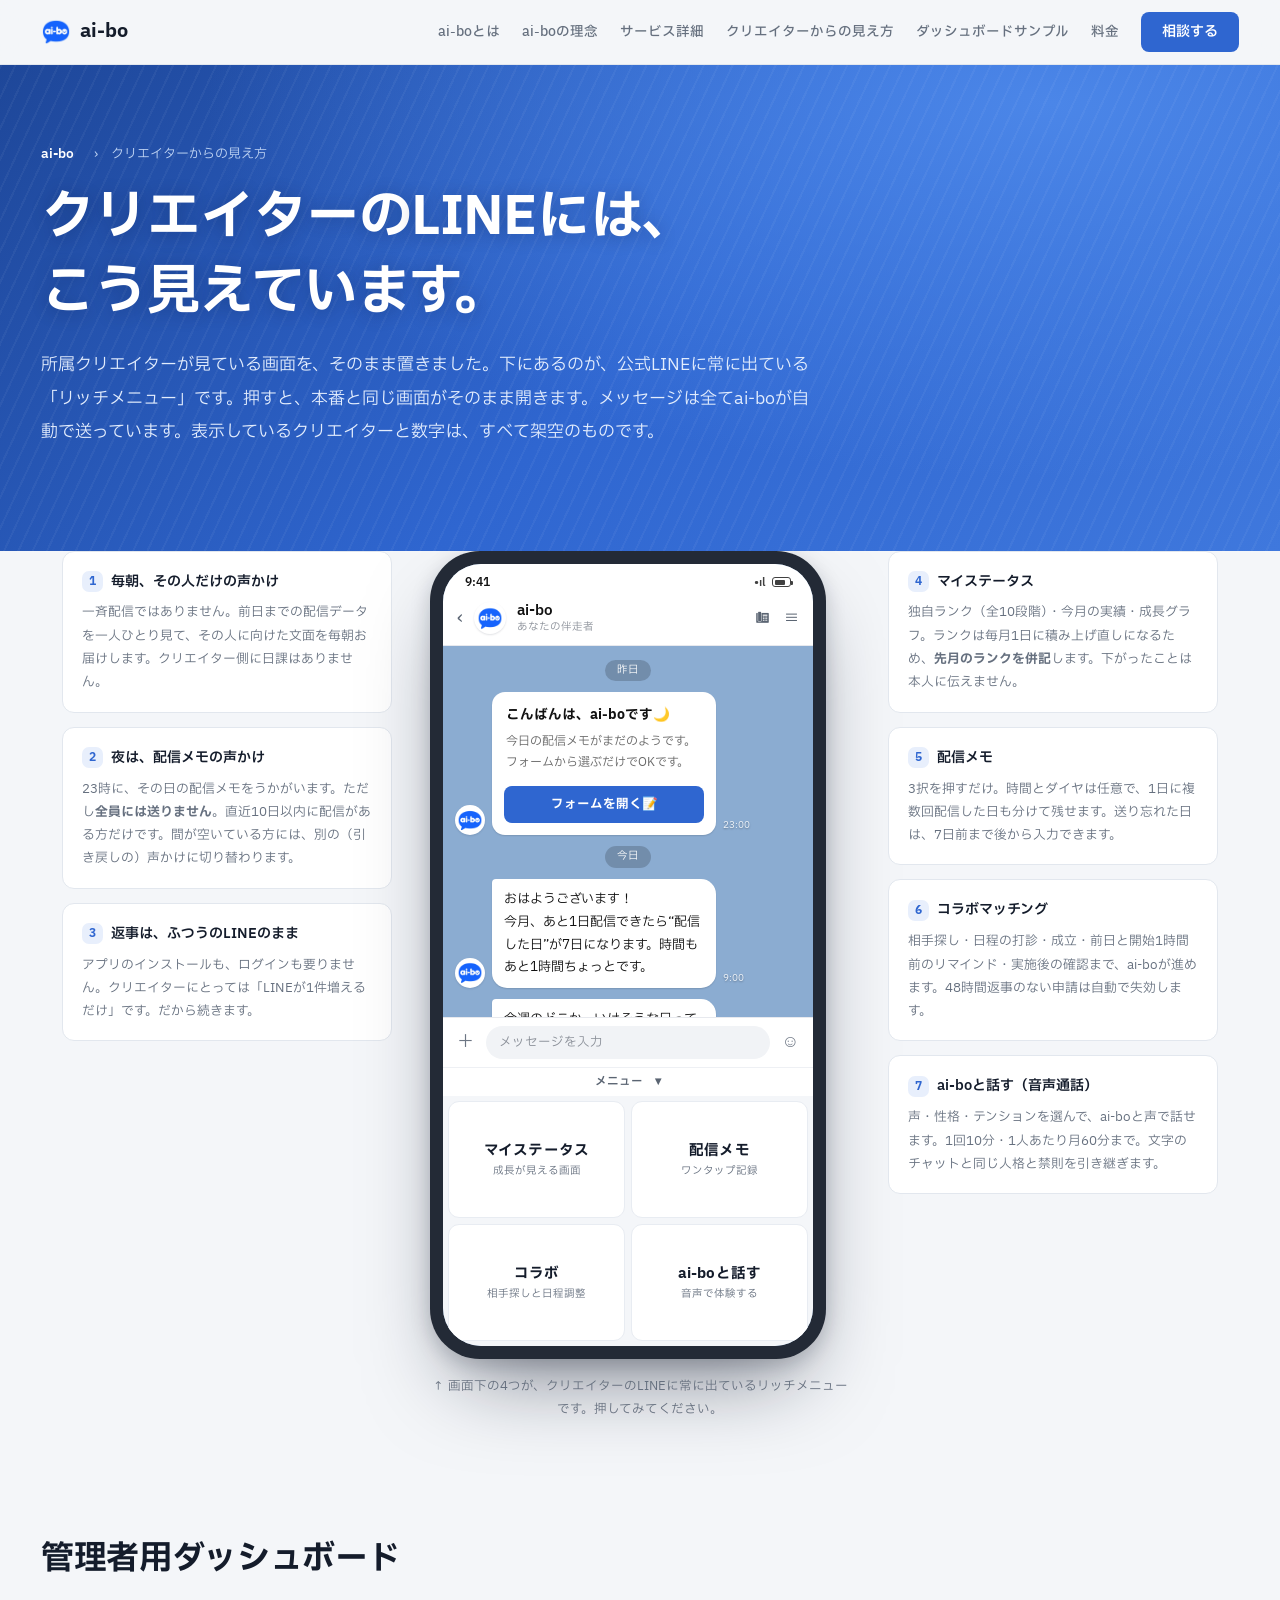
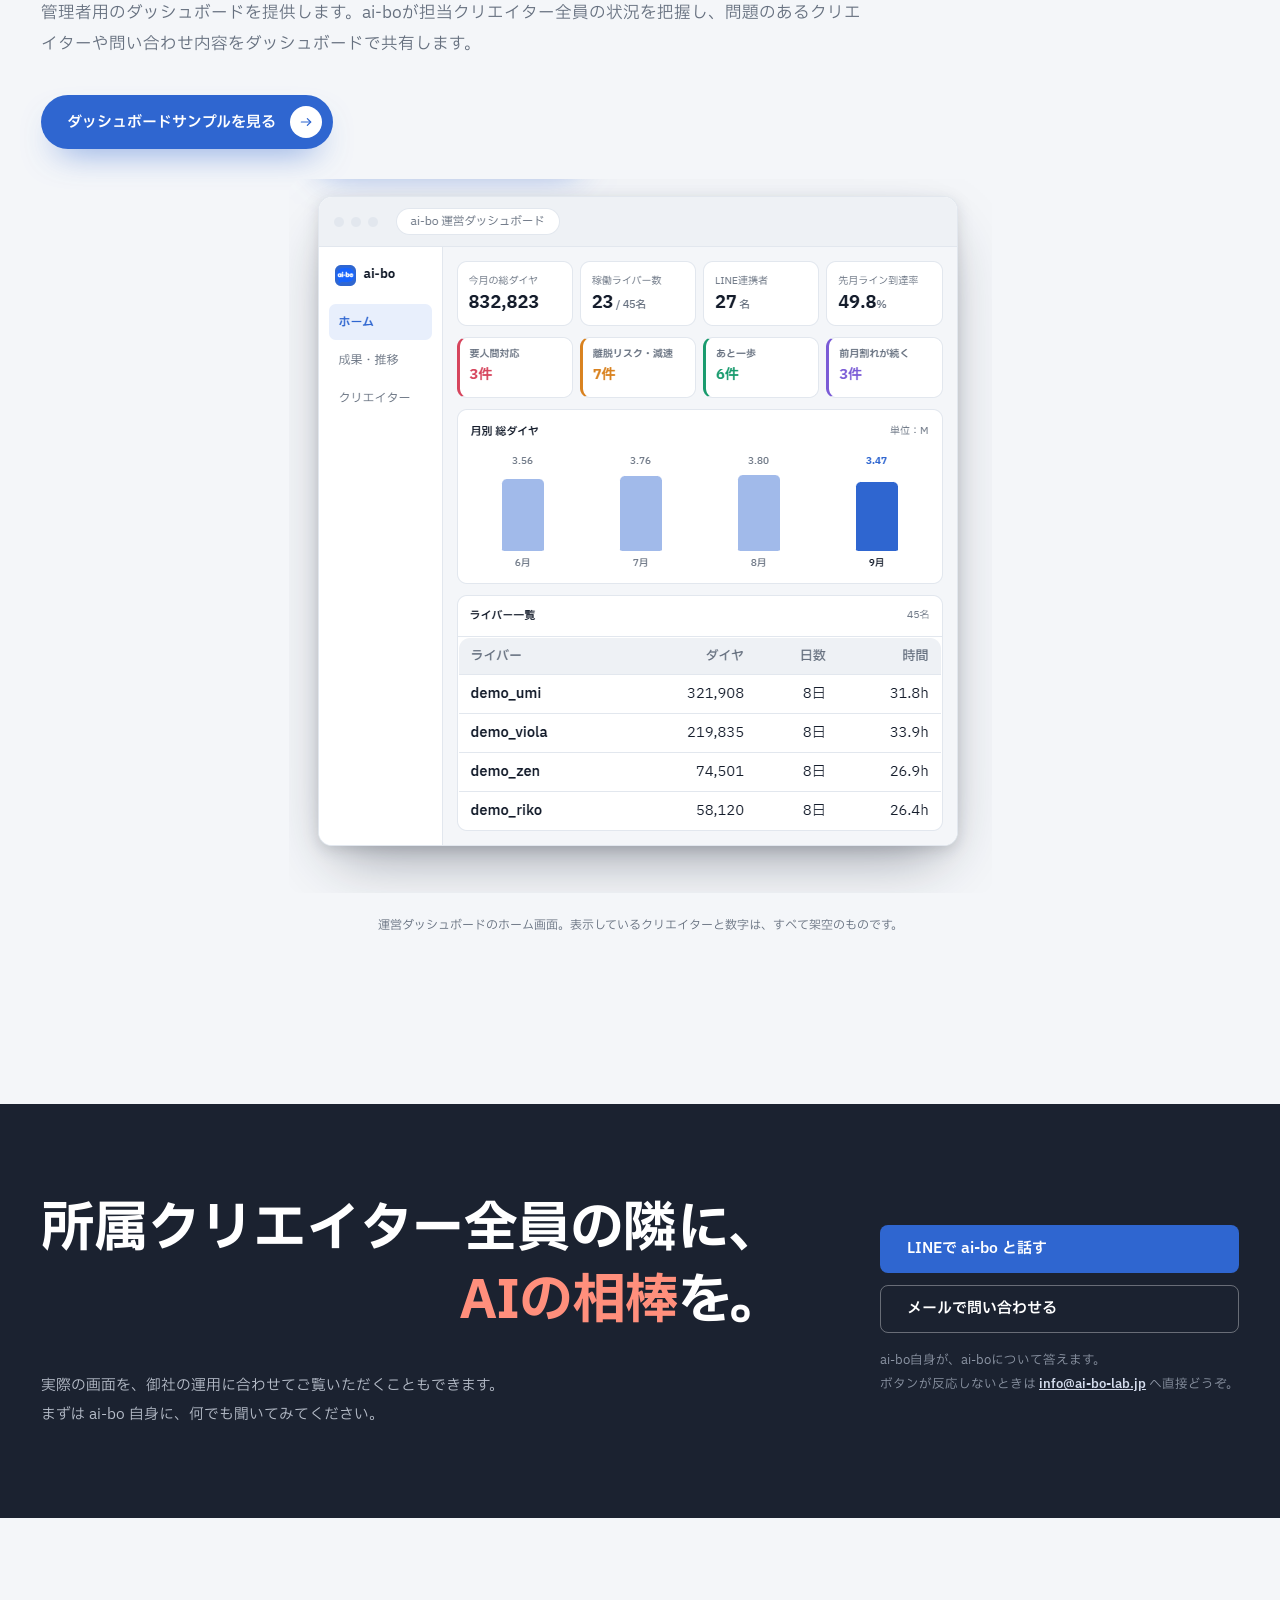
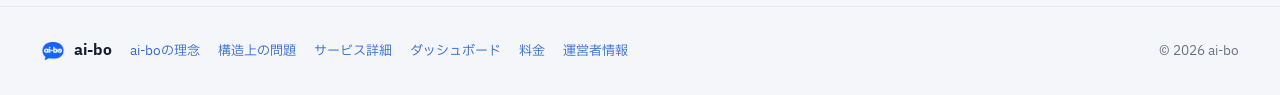
<file: line-demo.html>
<!DOCTYPE html>
<html lang="ja">
<head>
<meta charset="utf-8">
<meta name="viewport" content="width=device-width, initial-scale=1">
<title>公式LINEデモ｜クリエイターからの見え方 - ai-bo</title>
<meta name="description" content="所属クリエイターのLINEに、ai-boがどう見えているか。リッチメニューを実際に押して、マイステータス・配信メモ・コラボマッチング・ai-bo通話の4画面をそのままお試しいただけます。表示しているデータはすべて架空のものです。">
<meta property="og:title" content="公式LINEデモ｜クリエイターからの見え方 - ai-bo">
<meta property="og:description" content="リッチメニューを実際に押して、クリエイターに見えている画面をそのままお試しいただけます。">
<meta property="og:type" content="article">
<meta property="og:locale" content="ja_JP">
<meta property="og:site_name" content="ai-bo">
<meta property="og:url" content="https://ai-bo-lab.jp/line-demo.html">
<meta property="og:image" content="https://ai-bo-lab.jp/images/og.jpg">
<meta property="og:image:width" content="1200">
<meta property="og:image:height" content="630">
<meta name="twitter:card" content="summary_large_image">
<link rel="canonical" href="https://ai-bo-lab.jp/line-demo.html">
<meta name="theme-color" content="#2f66d0" media="(prefers-color-scheme: light)">
<meta name="theme-color" content="#0f131a" media="(prefers-color-scheme: dark)">
<!-- ファビコン。Google検索に出すには「クロールできるファイル」が要る（2026-10-24）。
     以前は data: のインラインSVGだったため、Googleが取得できず検索結果でアイコンが出なかった。
     ⚠ SVGはGoogleの対応形式に入っていないので、PNGを必ず併記すること。 -->
<link rel="icon" href="favicon-96.png" type="image/png" sizes="96x96">
<link rel="icon" href="favicon-48.png" type="image/png" sizes="48x48">
<link rel="apple-touch-icon" href="favicon-192.png">
<link rel="preconnect" href="https://fonts.googleapis.com">
<link rel="preconnect" href="https://fonts.gstatic.com" crossorigin>
<link href="https://fonts.googleapis.com/css2?family=IBM+Plex+Sans+JP:wght@400;500;600;700&display=swap" rel="stylesheet">
<link rel="stylesheet" href="assets/style.css?v=20261026a">
<script src="assets/nav.js?v=20261026a" defer></script>

<style>
/* ══════════════════════════════════════════════════════════════
   公式LINEデモ（このページだけで使う）
   ──────────────────────────────────────────────────────────────
   端末の中身は、本番と同じ部品・同じ文面を写している。出典:
     リッチメニュー … server/app/services/sales/richmenu.py（クリエイター視点の面）
                      ＋ server/sales_static/richmenu_creator.png
     マイステータス … server/dashboard/index.html（LIFF）
     配信メモ       … server/memo_liff/index.html（LIFF）
     コラボ         … server/collab_liff/index.html（LIFF）
     ai-bo通話      … server/call_liff/index.html（LIFF）＋ aibo/voice.py のカタログ
     トークの文面   … aibo/memo.py reminder_message ／ index.html のヒーローと同じ承認済み文面
   ⚠ 表示しているクリエイターは架空。実データは絶対に載せない
     （資料/営業用ai-bo/シナリオ設計_v0.2.md §7.3）。
   ══════════════════════════════════════════════════════════════ */

/* ── 舞台（スマホを中央に置く） ── */
.lp-stage{display:grid; grid-template-columns:1fr; justify-items:center; gap:34px; padding-bottom:10px}
@media (min-width:1200px){
  .lp-stage{grid-template-columns:minmax(0,1fr) auto minmax(0,1fr); align-items:start; gap:clamp(24px,3vw,56px)}
  .lp-side{justify-self:end} .lp-side.r{justify-self:start}
}
.lp-side{display:grid; gap:14px; max-width:330px; width:100%; align-content:start}
.lp-note{background:var(--surface); border:1px solid var(--border); border-radius:var(--radius); padding:17px 19px}
.lp-note h3{font-size:14px; margin:0 0 7px; display:flex; align-items:center; gap:8px}
.lp-note h3 .n{
  flex:none; width:21px; height:21px; border-radius:7px; background:var(--accent-soft);
  color:var(--accent); font-size:11.5px; display:grid; place-items:center; font-weight:700;
}
.lp-note p{margin:0; font-size:12.8px; color:var(--sub); line-height:1.82}

/* ── LIFF（メニューから開く画面）── */
.lp-liff{
  position:absolute; inset:0; background:#f4f6f9; display:flex; flex-direction:column;
  transform:translateY(100%); transition:transform .26s cubic-bezier(.3,.8,.4,1);
  visibility:hidden; color:#141c2b;
}
.lp-liff.open{transform:translateY(0); visibility:visible}
@media (prefers-reduced-motion:reduce){ .lp-liff{transition:none} }
.lp-liffbar{
  flex:none; background:#fff; border-bottom:1px solid #e2e7ee; display:flex; align-items:center;
  padding:26px 14px 11px; gap:10px;
}
.lp-liffbar .x{
  border:0; background:transparent; font-size:17px; line-height:1; color:#5a6472;
  cursor:pointer; font-family:inherit; padding:2px 4px;
}
.lp-liffbar .ttl{font-size:13.5px; font-weight:600; margin:0 auto; transform:translateX(-12px)}
.lp-liffbody{flex:1; overflow-y:auto; padding:14px 14px 28px; font-size:13px; line-height:1.7}
.lp-liffbody::-webkit-scrollbar{width:0}

/* LIFFの中の共通部品（本番の各LIFFのトークンに合わせてある） */
.lf h1{font-size:17px; margin:0 0 4px; font-weight:700}
.lf .lead{font-size:12px; color:#66707f; margin:0 0 13px}
.lf .card{background:#fff; border:1px solid #e2e7ee; border-radius:12px; padding:14px; margin-bottom:11px}
.lf h2{font-size:13px; margin:0 0 9px; font-weight:700}
.lf .sub{font-size:11.5px; color:#66707f}
.lf .btn{
  width:100%; padding:12px; border:0; border-radius:10px; background:#2f66d0; color:#fff;
  font-size:14px; font-weight:700; font-family:inherit; cursor:pointer; margin-top:4px;
}
.lf .btn:hover{background:#2554b4}
.lf .btn:disabled{opacity:.4; cursor:not-allowed}
.lf .btn.ghost{background:#fff; color:#2f66d0; border:1.6px solid #2f66d0}
.lf .btn.ghost:hover{background:#eef3fb}
.lf .btn.small{width:auto; padding:8px 14px; font-size:12.5px; margin-top:8px}
.lf .hint{font-size:11px; color:#8a8f98; margin-top:7px; line-height:1.65}
.lf .msg{border-radius:9px; padding:10px 12px; font-size:12px; margin-top:10px; line-height:1.7}
.lf .msg.ok{background:#e4f6ee; color:#15704f}
.lf .msg.info{background:#e8effc; color:#2554b4}
.lf .chips{display:flex; gap:7px; flex-wrap:wrap}
.lf .chip{
  padding:7px 13px; border:1px solid #e2e7ee; border-radius:999px; background:#f4f6f9;
  font-size:12.5px; color:#52514e; font-family:inherit; cursor:pointer;
}
.lf .chip.on{background:#2f66d0; border-color:#2f66d0; color:#fff; font-weight:600}

/* マイステータス */
.lf .asof{font-size:11px; color:#8a8f98; margin:-2px 0 11px}
.lf .rank-row{display:flex; align-items:center; gap:12px}
.lf .medal{
  width:58px; height:58px; border-radius:50%; background:#2a78d6; color:#fff; flex:none;
  display:flex; flex-direction:column; align-items:center; justify-content:center; font-weight:700;
}
.lf .medal .r{font-size:10px; opacity:.85; line-height:1}
.lf .medal .n{font-size:23px; line-height:1.2}
.lf .rank-title{font-size:19px; font-weight:700; line-height:1.3}
.lf .rank-sub{font-size:11.5px; color:#66707f}
.lf .rank-prev{margin-left:auto; text-align:right; font-size:10.5px; color:#8a8f98; line-height:1.5}
.lf .rank-prev b{display:block; font-size:12.5px; color:#52514e}
.lf .prog{margin-top:10px}
.lf .prog .label{display:flex; justify-content:space-between; font-size:11px; color:#66707f; margin-bottom:3px}
.lf .bar{height:8px; background:#cde2fb; border-radius:99px; overflow:hidden}
.lf .bar i{display:block; height:100%; background:#2a78d6; border-radius:99px}
.lf details{margin-top:12px}
.lf summary{font-size:12px; color:#2f66d0; cursor:pointer; font-weight:600}
.lf .rl-row{display:flex; align-items:center; gap:8px; padding:6px 8px; border-radius:8px; font-size:11.5px}
.lf .rl-mark{width:16px; flex:none; text-align:center; font-size:10.5px; color:#8a8f98}
.lf .rl-row.done .rl-mark{color:#2a78d6; font-weight:700}
.lf .rl-name{flex:none; font-weight:700; min-width:5.4em}
.lf .rl-cond{margin-left:auto; text-align:right; color:#66707f; font-size:10.5px}
.lf .rl-row.now{background:#cde2fb; outline:1px solid #2a78d6}
.lf .rl-badge{flex:none; font-size:9.5px; font-weight:700; background:#2a78d6; color:#fff;
  border-radius:999px; padding:1px 7px}
.lf .rl-badge.prev{background:transparent; color:#8a8f98; padding:1px 3px}
.lf .rl-note{font-size:10.5px; color:#8a8f98; margin-top:9px; line-height:1.6}
.lf .tiles{display:grid; grid-template-columns:1fr 1fr; gap:9px; margin-bottom:11px}
.lf .tile{background:#fff; border:1px solid #e2e7ee; border-radius:12px; padding:11px 12px}
.lf .tile .k{font-size:10.5px; color:#66707f}
.lf .tile .v{font-size:18px; font-weight:700; line-height:1.4}
.lf .tile .u{font-size:11px; font-weight:500; color:#66707f}
.lf .chart-head{display:flex; align-items:center; gap:8px; flex-wrap:wrap; margin-bottom:9px}
.lf .tabs2{display:flex; gap:4px; margin-left:auto}
.lf .tabs2 button{
  font-size:11px; padding:4px 10px; border-radius:999px; border:1px solid #e2e7ee;
  background:#fff; color:#66707f; font-family:inherit; cursor:pointer;
}
.lf .tabs2 button.active{background:#2a78d6; border-color:#2a78d6; color:#fff; font-weight:600}
.lf table{width:100%; border-collapse:collapse; font-size:11.5px; margin-top:8px}
.lf table th, .lf table td{padding:5px 6px; border-bottom:1px solid #eef1f5; text-align:right}
.lf table th:first-child, .lf table td:first-child{text-align:left; color:#66707f}

/* 配信メモ */
.lf .date{font-size:11.5px; color:#66707f; margin:0 0 11px}
.lf .days{display:flex; gap:6px; overflow-x:auto; padding-bottom:4px}
.lf .days::-webkit-scrollbar{height:0}
.lf .day{
  flex:none; min-width:62px; text-align:center; border:1px solid #e2e7ee; border-radius:9px;
  background:#fff; padding:6px 8px; font-size:11.5px; cursor:pointer; line-height:1.5;
}
.lf .day.on{border-color:#2f66d0; background:#e8effc; color:#2554b4; font-weight:700}
.lf .day .t{display:block; font-size:9.5px; color:#8a8f98; font-weight:400}
.lf .day.done .t{color:#199b6e}
.lf .days-note{font-size:10.5px; color:#8a8f98; margin:6px 0 12px}
.lf .opt{
  border:1.6px solid #e2e7ee; border-radius:11px; background:#fff; padding:12px 13px;
  margin-bottom:9px; cursor:pointer; font-size:14px; font-weight:700;
}
.lf .opt .s{display:block; font-size:11px; color:#66707f; font-weight:400; margin-top:2px}
.lf .opt.selected{border-color:#2f66d0; background:#e8effc}
.lf .details{display:none; margin-top:4px}
.lf .details.show{display:block}
.lf .sess{border:1px solid #e2e7ee; border-radius:11px; padding:11px; margin-bottom:9px; background:#fff}
.lf .sess-head{display:flex; font-size:11.5px; font-weight:700; margin-bottom:7px}
.lf .sess-head .rm{margin-left:auto; color:#d6455d; font-weight:400; cursor:pointer}
.lf label{display:block; font-size:11.5px; font-weight:700; margin:9px 0 4px}
.lf .r2{display:flex; gap:8px}
.lf .r2 > div{flex:1; min-width:0}
.lf input, .lf select, .lf textarea{
  width:100%; padding:8px 10px; font-size:13px; color:#141c2b; background:#f4f6f9;
  border:1px solid #e2e7ee; border-radius:8px; font-family:inherit;
}
.lf textarea{min-height:66px; resize:vertical}
.lf .add{
  width:100%; padding:9px; border:1.4px dashed #cbd4e0; border-radius:10px; background:transparent;
  color:#2f66d0; font-size:12.5px; font-weight:700; font-family:inherit; cursor:pointer;
}
.lf .done{text-align:center; padding:28px 8px 10px}
.lf .done .big{font-size:40px; line-height:1.2}
.lf .done h1{font-size:16px; margin:10px 0 4px}
.lf .banner{background:#e8effc; color:#2554b4; border-radius:9px; padding:9px 11px;
  font-size:11.5px; margin-bottom:10px; line-height:1.65}

/* コラボ */
.lf .tabs3{display:flex; gap:7px; margin-bottom:12px}
.lf .tabs3 button{
  flex:1; padding:8px 4px; border-radius:10px; border:1px solid #e2e7ee; background:#fff;
  color:#66707f; font-size:12.5px; font-weight:700; font-family:inherit; cursor:pointer;
}
.lf .tabs3 button.active{background:#2f66d0; border-color:#2f66d0; color:#fff}
.lf .name{font-weight:700; font-size:14px}
.lf .badge{display:inline-block; font-size:9.5px; font-weight:700; background:#7a5bd6; color:#fff;
  border-radius:999px; padding:1px 8px; margin-left:6px; vertical-align:2px}
.lf .link{display:block; font-size:11.5px; color:#2f66d0; margin:6px 0 2px}
.lf .back{font-size:12px; color:#66707f; cursor:pointer; display:inline-block; margin-bottom:9px}
.lf .sum{width:100%; font-size:12px}
.lf .sum td{padding:4px 2px; border-bottom:1px solid #eef1f5; text-align:left}
.lf .sum td:first-child{color:#66707f; width:6.4em}

/* ai-bo通話 */
.lf .meter{height:8px; background:#e2e7ee; border-radius:99px; overflow:hidden; margin:7px 0 5px}
.lf .meter i{display:block; height:100%; background:#2f66d0; border-radius:99px}
.lf .opts{display:grid; grid-template-columns:1fr 1fr; gap:7px}
.lf .vopt{
  border:1px solid #e2e7ee; border-radius:10px; background:#f4f6f9; padding:8px 9px;
  font-size:12px; font-weight:700; cursor:pointer; font-family:inherit; text-align:left; color:#141c2b;
}
.lf .vopt small{display:block; font-size:10px; color:#66707f; font-weight:400; margin-top:2px; line-height:1.5}
.lf .vopt.on{border-color:#2f66d0; background:#e8effc; color:#2554b4}
.lf .vopt.on small{color:#2554b4}

/* ── 端末の下の案内 ── */
.lp-cap{text-align:center; font-size:12.5px; color:var(--sub); margin:16px auto 0; max-width:420px}

/* ── ダッシュボードのサンプル画像（2026-10-29 追加）──
   画像そのものにウィンドウの枠と影が描かれているので、ここでは枠線を足さない。
   外周は #f3f6f9 で、明るい表示のページ背景（--bg: #f4f6f9）とほぼ同じ色。
   暗い表示では明るい板に見えるので、角だけ丸めて意図したパネルに見せている。 */
.dash-peek{margin:30px 0 0; text-align:center}
/* 横幅は元画像の 703px まで。ここを超えて広げると拡大表示になり、
   「832,823」「49.8%」のような小さい文字がにじむ。
   もっと大きく見せたいときは、CSSではなく画像を2倍の大きさで書き出して差し替えること。
   狭い画面では min() の 100% 側が効くので、スマホの見え方は変わらない。 */
.dash-peek a{display:inline-block; max-width:min(100%,703px); border-radius:14px; overflow:hidden}
.dash-peek img{display:block; width:100%; height:auto}
.dash-peek figcaption{font-size:12px; color:var(--sub); margin-top:11px}
</style>
</head>
<body>

<!-- ══ icon sprite ══
     他のページと同じ定義。CSSと違って静的なので各ページに複製している。
     触るときは全ページ。正本は assets/_sprite.html。 -->
<svg width="0" height="0" style="position:absolute" aria-hidden="true">
<defs>
  <g id="i-bot" fill="none" stroke="currentColor" stroke-width="1.8" stroke-linecap="round" stroke-linejoin="round">
    <rect x="4" y="8" width="16" height="12" rx="3"/><path d="M12 8V4.5"/><circle cx="12" cy="3" r="1.4"/>
    <circle cx="9" cy="13.5" r="1.1" fill="currentColor" stroke="none"/><circle cx="15" cy="13.5" r="1.1" fill="currentColor" stroke="none"/>
    <path d="M9.5 17h5"/>
  </g>
  <g id="i-users" fill="none" stroke="currentColor" stroke-width="1.8" stroke-linecap="round" stroke-linejoin="round">
    <path d="M16 19v-1.5a3.5 3.5 0 0 0-3.5-3.5h-5A3.5 3.5 0 0 0 4 17.5V19"/><circle cx="10" cy="8" r="3.2"/>
    <path d="M20 19v-1.5a3.5 3.5 0 0 0-2.6-3.4M15.5 5.2a3.2 3.2 0 0 1 0 5.6"/>
  </g>
  <g id="i-clock" fill="none" stroke="currentColor" stroke-width="1.8" stroke-linecap="round" stroke-linejoin="round">
    <circle cx="12" cy="12" r="8.4"/><path d="M12 7.4V12l3 1.8"/>
  </g>
  <g id="i-mega" fill="none" stroke="currentColor" stroke-width="1.8" stroke-linecap="round" stroke-linejoin="round">
    <path d="M4 10v4a1.5 1.5 0 0 0 1.5 1.5H8l6 4V6l-6 4H5.5A1.5 1.5 0 0 0 4 11.5Z"/><path d="M17.5 9.5a4 4 0 0 1 0 5"/>
  </g>
  <g id="i-chat" fill="none" stroke="currentColor" stroke-width="1.8" stroke-linecap="round" stroke-linejoin="round">
    <path d="M20 12.5c0 3.9-3.6 7-8 7a9 9 0 0 1-2.6-.4L5 21l1.2-3.3A6.6 6.6 0 0 1 4 12.5c0-3.9 3.6-7 8-7s8 3.1 8 7Z"/>
  </g>
  <g id="i-radar" fill="none" stroke="currentColor" stroke-width="1.8" stroke-linecap="round" stroke-linejoin="round">
    <path d="M19.8 10a8.3 8.3 0 1 0-3.3 8.4"/><path d="M16.6 11.2A4.8 4.8 0 1 0 13 16.6"/><circle cx="12" cy="12" r="1.4" fill="currentColor" stroke="none"/><path d="M12 12l6.5-5.2"/>
  </g>
  <g id="i-chart" fill="none" stroke="currentColor" stroke-width="1.8" stroke-linecap="round" stroke-linejoin="round">
    <path d="M4 19.5h16"/><path d="M7 16V11"/><path d="M12 16V6.5"/><path d="M17 16v-6.5"/>
  </g>
  <g id="i-shield" fill="none" stroke="currentColor" stroke-width="1.8" stroke-linecap="round" stroke-linejoin="round">
    <path d="M12 3.5l7 2.6v5.2c0 4.3-2.9 7.6-7 9.2-4.1-1.6-7-4.9-7-9.2V6.1Z"/><path d="M9.3 12.2l1.9 1.9 3.6-3.8"/>
  </g>
  <g id="i-lock" fill="none" stroke="currentColor" stroke-width="1.8" stroke-linecap="round" stroke-linejoin="round">
    <rect x="5" y="10.5" width="14" height="9.5" rx="2.4"/><path d="M8.3 10.5V7.8a3.7 3.7 0 1 1 7.4 0v2.7"/>
  </g>
  <g id="i-eye" fill="none" stroke="currentColor" stroke-width="1.8" stroke-linecap="round" stroke-linejoin="round">
    <path d="M2.8 12S6.4 6.2 12 6.2 21.2 12 21.2 12 17.6 17.8 12 17.8 2.8 12 2.8 12Z"/><circle cx="12" cy="12" r="2.7"/>
  </g>
  <g id="i-check" fill="none" stroke="currentColor" stroke-width="2.2" stroke-linecap="round" stroke-linejoin="round">
    <path d="M4.5 12.5l5 5 10-11"/>
  </g>
  <g id="i-arr" fill="none" stroke="currentColor" stroke-width="1.8" stroke-linecap="round" stroke-linejoin="round">
    <path d="M5 12h14"/><path d="M14 7l5 5-5 5"/>
  </g>
</defs>
</svg>

<header>
  <div class="wrap hd">
    <a href="index.html" class="logo">
      <span class="dot"><img class="bot" src="images/ai-bo-logo.webp" alt="" width="16" height="16" loading="lazy" decoding="async"></span>
      ai-bo
    </a>
    <button class="navtoggle" id="navToggle" type="button"
            aria-expanded="false" aria-controls="sitenav" aria-label="メニューを開く">
      <span></span><span></span><span></span>
    </button>
    <nav id="sitenav">
      <a href="index.html#about" class="nav-link">ai-boとは</a>
      <a href="philosophy.html" class="nav-link">ai-boの理念</a>
      <a href="service.html" class="nav-link">サービス詳細</a>
      <a href="line-demo.html" class="nav-link">クリエイターからの見え方</a>
      <a href="dashboard.html" class="nav-link">ダッシュボードサンプル</a>
      <a href="index.html#price" class="nav-link">料金</a>
      <a href="https://lin.ee/x7dkQQq" target="_blank" rel="noopener" class="btn btn-primary">相談する</a>
    </nav>
  </div>
</header>

<main id="top">

<!-- ══ PAGE HEAD ══ -->
<!-- ══ ページ最上部の帯ヘッダー（2026-10-24）══
     トップページのヒーロー・他の下層ページと同じ作り。
     パンくずの文字が見出しの役目を兼ねるので、eyebrow は置いていない。 -->
<section class="hero hero-band pagehero">
  <div class="wrap">
    <p class="crumb"><a href="index.html">ai-bo</a>　›　クリエイターからの見え方</p>
    <h1 class="chunk"><span>クリエイターの</span><span>LINEには、</span><br><span>こう見えています。</span></h1>
    <p class="sub">所属クリエイターが見ている画面を、そのまま置きました。下にあるのが、公式LINEに常に出ている「リッチメニュー」です。押すと、本番と同じ画面がそのまま開きます。メッセージは全てai-boが自動で送っています。表示しているクリエイターと数字は、すべて架空のものです。</p>
  </div>
</section>

<!-- ══ 端末 ══ -->
<section>
  <div class="wrap">
    <div class="lp-stage">

      <!-- 左の読み物 -->
      <div class="lp-side">
        <div class="lp-note">
          <h3><span class="n">1</span>毎朝、その人だけの声かけ</h3>
          <p>一斉配信ではありません。前日までの配信データを一人ひとり見て、その人に向けた文面を毎朝お届けします。クリエイター側に日課はありません。</p>
        </div>
        <div class="lp-note">
          <h3><span class="n">2</span>夜は、配信メモの声かけ</h3>
          <p>23時に、その日の配信メモをうかがいます。ただし<b>全員には送りません</b>。直近10日以内に配信がある方だけです。間が空いている方には、別の（引き戻しの）声かけに切り替わります。</p>
        </div>
        <div class="lp-note">
          <h3><span class="n">3</span>返事は、ふつうのLINEのまま</h3>
          <p>アプリのインストールも、ログインも要りません。クリエイターにとっては「LINEが1件増えるだけ」です。だから続きます。</p>
        </div>
      </div>

      <!-- 中央のスマホ -->
      <div>
        <div class="lp-phone">
          <div class="lp-screen" role="group" aria-label="ai-bo 公式LINEのデモ画面">

            <div class="lp-status">
              <span>9:41</span>
              <span class="sig"><span>•ıl</span><span class="bat"></span></span>
            </div>

            <div class="lp-talkbar">
              <span class="back">‹</span>
              <span class="av"><img class="bot" src="images/ai-bo-logo.webp" alt="" width="18" height="18" loading="lazy" decoding="async"></span>
              <span><b>ai-bo</b><span class="st">あなたの伴走者</span></span>
              <span class="tools"><span>☎</span><span>≡</span></span>
            </div>

            <!-- トーク。文面は承認済みのものだけを使っている（新規に作文しない） -->
            <div class="lp-chat" id="chat">
              <div class="lp-day">昨日</div>
              <div class="lp-row">
                <span class="av"><img class="bot" src="images/ai-bo-logo.webp" alt="" width="16" height="16" loading="lazy" decoding="async"></span>
                <div class="lp-flex">
                  <div class="bd">
                    <div class="ti">こんばんは、ai-boです🌙</div>
                    <div class="tx">今日の配信メモがまだのようです。フォームから選ぶだけでOKです。</div>
                  </div>
                  <div class="ft"><button type="button" data-open="memo">フォームを開く📝</button></div>
                </div>
                <span class="tm">23:00</span>
              </div>

              <div class="lp-day">今日</div>
              <div class="lp-row">
                <span class="av"><img class="bot" src="images/ai-bo-logo.webp" alt="" width="16" height="16" loading="lazy" decoding="async"></span>
                <div class="lp-bub">おはようございます！<br>今月、あと1日配信できたら“配信した日”が7日になります。時間もあと1時間ちょっとです。</div>
                <span class="tm">9:00</span>
              </div>
              <div class="lp-row">
                <span class="av"><img class="bot" src="images/ai-bo-logo.webp" alt="" width="16" height="16" loading="lazy" decoding="async"></span>
                <div class="lp-bub">今週のどこか、いけそうな日ってありますか？</div>
                <span class="tm">9:00</span>
              </div>
              <div class="lp-row me">
                <span class="tm">9:14</span>
                <div class="lp-bub">木曜ならいけそう！</div>
              </div>
              <div class="lp-row">
                <span class="av"><img class="bot" src="images/ai-bo-logo.webp" alt="" width="16" height="16" loading="lazy" decoding="async"></span>
                <div class="lp-bub">いいですね。木曜に1時間いけたら、今月の“配信した日”は7日に届きます。<br>当日の朝にまた声をかけますね。</div>
                <span class="tm">9:14</span>
              </div>
              <div class="lp-qr"><span>配信メモを書く</span><span>コラボを探す</span></div>
            </div>

            <div class="lp-input">
              <span class="ic">＋</span>
              <span class="fld">メッセージを入力</span>
              <span class="ic">☺</span>
            </div>

            <!-- chatBarText（本番の設定値は「メニュー」）。押すとリッチメニューが閉じる -->
            <button class="lp-menutab" id="menuTab" type="button" aria-expanded="true" aria-controls="rich">メニュー　▾</button>

            <div class="lp-rich" id="rich">
              <button class="lp-cell" type="button" data-open="status"><b>マイステータス</b><span>成長が見える画面</span></button>
              <button class="lp-cell" type="button" data-open="memo"><b>配信メモ</b><span>ワンタップ記録</span></button>
              <button class="lp-cell" type="button" data-open="collab"><b>コラボ</b><span>相手探しと日程調整</span></button>
              <button class="lp-cell" type="button" data-open="call"><b>ai-boと話す</b><span>音声で体験する</span></button>
            </div>

            <!-- メニューから開く画面（本番はLIFF） -->
            <div class="lp-liff" id="liff" aria-hidden="true">
              <div class="lp-liffbar">
                <button class="x" type="button" id="liffClose" aria-label="閉じる">✕</button>
                <span class="ttl" id="liffTitle"></span>
              </div>
              <div class="lp-liffbody lf" id="liffBody"></div>
            </div>

          </div>
        </div>
        <p class="lp-cap">↑ 画面下の4つが、クリエイターのLINEに常に出ているリッチメニューです。押してみてください。</p>
      </div>

      <!-- 右の読み物 -->
      <div class="lp-side r">
        <div class="lp-note">
          <h3><span class="n">4</span>マイステータス</h3>
          <p>独自ランク（全10段階）・今月の実績・成長グラフ。ランクは毎月1日に積み上げ直しになるため、<b>先月のランクを併記</b>します。下がったことは本人に伝えません。</p>
        </div>
        <div class="lp-note">
          <h3><span class="n">5</span>配信メモ</h3>
          <p>3択を押すだけ。時間とダイヤは任意で、1日に複数回配信した日も分けて残せます。送り忘れた日は、7日前まで後から入力できます。</p>
        </div>
        <div class="lp-note">
          <h3><span class="n">6</span>コラボマッチング</h3>
          <p>相手探し・日程の打診・成立・前日と開始1時間前のリマインド・実施後の確認まで、ai-boが進めます。48時間返事のない申請は自動で失効します。</p>
        </div>
        <div class="lp-note">
          <h3><span class="n">7</span>ai-boと話す（音声通話）</h3>
          <p>声・性格・テンションを選んで、ai-boと声で話せます。1回10分・1人あたり月60分まで。文字のチャットと同じ人格と禁則を引き継ぎます。</p>
        </div>
      </div>

    </div>
  </div>
</section>

<!-- ══ 管理者用ダッシュボード ══ -->
<section>
  <div class="wrap">
    <h2>管理者用ダッシュボード</h2>
    <p class="lead">管理者用のダッシュボードを提供します。ai-boが担当クリエイター全員の状況を把握し、問題のあるクリエイターや問い合わせ内容をダッシュボードで共有します。</p>
    <div class="more">
      <a href="dashboard.html" class="btn-pill">ダッシュボードサンプルを見る<span class="ar"><svg width="16" height="16" viewBox="0 0 24 24"><use href="#i-arr"/></svg></span></a>
    </div>

    <!-- ══ ダッシュボードのサンプル（2026-10-29 追加）══
         上のボタンで開く dashboard.html の中身を、先に見せておくための画像。
         画像自体もリンクにしてあるので、ボタンでも画像でも同じ先へ飛ぶ。
         ⚠ 写っているクリエイター名と数字は、すべてデモ用の架空データ
           （website/assets/dashboard-demo.js と同じもの）。実データは絶対に載せない。
         ⚠ 本番のダッシュボードの見た目を変えたら、この画像も撮り直すこと。
           古いままだと、押した先と違う画面を見せることになる。 -->
    <figure class="dash-peek">
      <a href="dashboard.html">
        <img src="images/dashboard-sample.webp" width="703" height="714" loading="lazy" decoding="async"
             alt="ai-boの運営ダッシュボードのホーム画面。今月の総ダイヤ、稼働ライバー数、要人間対応や離脱リスクの件数、月別の推移グラフ、クリエイターの一覧が並んでいる">
      </a>
      <figcaption>運営ダッシュボードのホーム画面。表示しているクリエイターと数字は、すべて架空のものです。</figcaption>
    </figure>
  </div>
</section>

<!-- ══ 締め ══ -->
<section class="closing">
  <div class="wrap">
    <div>
      <h2 class="ttl">
        <span>所属クリエイター全員の隣に、</span>
        <span><em>AIの相棒</em>を。</span>
      </h2>
      <p>実際の画面を、御社の運用に合わせてご覧いただくこともできます。<br>まずは ai-bo 自身に、何でも聞いてみてください。</p>
    </div>
    <div class="act">
      <a href="https://lin.ee/x7dkQQq" target="_blank" rel="noopener" class="btn btn-primary btn-lg">LINEで ai-bo と話す</a>
      <a href="mailto:info@ai-bo-lab.jp" class="btn btn-ghost btn-lg">メールで問い合わせる</a>
      <!-- メールソフトが入っていない環境では mailto: が無反応なので、アドレスも必ず出す -->
      <p class="note">ai-bo自身が、ai-boについて答えます。<br>
        ボタンが反応しないときは <a href="mailto:info@ai-bo-lab.jp">info@ai-bo-lab.jp</a> へ直接どうぞ。</p>
    </div>
  </div>
</section>

</main>

<footer>
  <div class="wrap fin">
    <a href="index.html" class="logo" style="font-size:15px">
      <span class="dot" style="width:22px;height:22px;border-radius:7px"><img class="bot" src="images/ai-bo-logo.webp" alt="" width="14" height="14" loading="lazy" decoding="async"></span>
      ai-bo
    </a>
    <a href="philosophy.html">ai-boの理念</a>
    <a href="problem.html">構造上の問題</a>
    <a href="service.html">サービス詳細</a>
    <a href="dashboard.html">ダッシュボード</a>
    <a href="index.html#price">料金</a>
    <a href="index.html#company">運営者情報</a>
    <span class="c">© 2026 ai-bo</span>
  </div>
</footer>

<script>
"use strict";
/* ══════════════════════════════════════════════════════════════
   リッチメニュー → LIFF の動き（本番と同じ道筋）
   本番: リッチメニューのマス = uri アクション → LIFFがトークの上に開く
         → ✕ で liff.closeWindow() → トークに戻る
   ここ: 同じ順番で、同じ画面を出す。数字はすべて架空。
   ══════════════════════════════════════════════════════════════ */
const fmt = n => Number(n).toLocaleString("ja-JP");
const esc = s => String(s == null ? "" : s).replace(/[&<>"']/g,
  c => ({ "&": "&amp;", "<": "&lt;", ">": "&gt;", '"': "&quot;", "'": "&#39;" }[c]));

const liffEl = document.getElementById("liff");
const body   = document.getElementById("liffBody");
const titleEl = document.getElementById("liffTitle");

const SCREENS = {
  status: { title: "マイステータス",   render: renderStatus },
  memo:   { title: "配信メモ",         render: renderMemo },
  collab: { title: "コラボマッチング", render: renderCollab },
  call:   { title: "ai-bo通話",        render: renderCall },
};

function openScreen(key){
  const s = SCREENS[key];
  if (!s) return;
  titleEl.textContent = s.title;
  s.render();
  body.scrollTop = 0;
  liffEl.classList.add("open");
  liffEl.setAttribute("aria-hidden", "false");
}
function closeScreen(){
  liffEl.classList.remove("open");
  liffEl.setAttribute("aria-hidden", "true");
}
document.getElementById("liffClose").addEventListener("click", closeScreen);
document.addEventListener("keydown", e => { if (e.key === "Escape") closeScreen(); });

// リッチメニューのマスと、トーク内のボタン（flexメッセージ）の両方から開く
document.querySelectorAll("[data-open]").forEach(el => {
  el.addEventListener("click", () => {
    el.classList.add("tap");
    setTimeout(() => el.classList.remove("tap"), 150);
    openScreen(el.dataset.open);
  });
});

// chatBarText を押すとリッチメニューが開閉する（本番のLINEと同じ）
const rich = document.getElementById("rich");
const menuTab = document.getElementById("menuTab");
menuTab.addEventListener("click", () => {
  const hidden = rich.classList.toggle("hide");
  menuTab.textContent = hidden ? "メニュー　▴" : "メニュー　▾";
  menuTab.setAttribute("aria-expanded", String(!hidden));
});

/* ══ 1. マイステータス（server/dashboard/index.html と同じ構成）══ */
// ai-boランク（server/app/services/aibo/domain_constants.py AIBO_RANKS）
const RANKS = [
  [1, "スタート", 0, 0, 0], [2, "アイアン", 1, 1, 0], [3, "ブロンズ", 3, 3, 1000],
  [4, "シルバー", 8, 25, 10000], [5, "ゴールド", 12, 35, 50000], [6, "プラチナ", 15, 45, 200000],
  [7, "ダイヤモンド", 18, 70, 500000], [8, "マスター", 20, 90, 1000000],
  [9, "グランド", 22, 110, 3000000], [10, "レジェンド", 22, 110, 5000000],
];
const ME = { num: 5, name: "ゴールド", prev: { num: 6, name: "プラチナ" },
             days: 12, hours: 35.4, dia: 82400, followers: 148, impressions: 24900 };
const HISTORY = [
  { m: "5月",  dia: 21000,  new_followers: 42,  impressions: 9800  },
  { m: "6月",  dia: 38500,  new_followers: 71,  impressions: 14200 },
  { m: "7月",  dia: 64200,  new_followers: 96,  impressions: 19600 },
  { m: "8月",  dia: 118000, new_followers: 187, impressions: 31400 },
  { m: "9月",  dia: 205600, new_followers: 214, impressions: 38900 },
  { m: "10月", dia: 82400,  new_followers: 148, impressions: 24900 },
];
const METRICS = [
  { key: "dia",           label: "ダイヤ" },
  { key: "new_followers", label: "フォロワー" },
  { key: "impressions",   label: "インプレ" },
];
let metricKey = "dia";

function renderStatus(){
  const nxt = RANKS[ME.num];            // 0始まりなので、ME.num がそのまま「次のランク」
  const rows = [
    { k: "配信日数", cur: ME.days,  req: nxt[2], u: "日" },
    { k: "配信時間", cur: ME.hours, req: nxt[3], u: "h" },
    { k: "ダイヤ",   cur: ME.dia,   req: nxt[4], u: "" },
  ];
  const prog = rows.map(r => {
    const pct = r.req > 0 ? Math.min(100, r.cur / r.req * 100) : 100;
    return '<div class="prog">'
      + '<div class="label"><span>' + r.k + '</span><span>'
      + fmt(r.cur) + ' / ' + fmt(r.req) + r.u + '</span></div>'
      + '<div class="bar"><i style="width:' + pct.toFixed(1) + '%"></i></div></div>';
  }).join("");

  const rankRows = RANKS.map(r => {
    const num = r[0], name = r[1], days = r[2], hours = r[3], dia = r[4];
    const isNow = num === ME.num, done = num <= ME.num;
    const cond = num === 1 ? "所属した全員"
      : [fmt(days) + "日", fmt(hours) + "h"].concat(dia > 0 ? ["ダイヤ" + fmt(dia)] : []).join(" ／ ");
    const badge = isNow ? '<span class="rl-badge">いまここ</span>'
      : (num === ME.prev.num ? '<span class="rl-badge prev">先月</span>' : "");
    return '<div class="rl-row' + (isNow ? " now" : "") + (done ? " done" : "") + '">'
      + '<span class="rl-mark">' + (done ? "✓" : num) + '</span>'
      + '<span class="rl-name">' + name + '</span>' + badge
      + '<span class="rl-cond">' + cond + '</span></div>';
  }).join("");

  body.innerHTML = `
    <h1>マイステータス <span class="sub" style="font-weight:400">@hikari_ch</span></h1>
    <div class="asof">2026-10-11 時点</div>

    <div class="card">
      <div class="rank-row">
        <div class="medal"><span class="r">RANK</span><span class="n">${ME.num}</span></div>
        <div>
          <div class="rank-title">${ME.name}</div>
          <div class="rank-sub">次のランク: R${nxt[0]} ${nxt[1]}</div>
        </div>
        <div class="rank-prev">先月<b>${ME.prev.name}</b></div>
      </div>
      ${prog}
      <details>
        <summary>ランク一覧を見る（全${RANKS.length}段階）</summary>
        <div style="margin-top:9px">${rankRows}
          <div class="rl-note">3つの条件をすべて満たすと、そのランクに到達します。<br>
            ランクはその月の実績で決まります。毎月1日に新しい月がはじまり、先月の到達は上に表示されます。</div>
        </div>
      </details>
    </div>

    <div class="tiles">
      <div class="tile"><div class="k">今月のダイヤ</div><div class="v">${fmt(ME.dia)}</div></div>
      <div class="tile"><div class="k">今月の配信</div>
        <div class="v">${ME.days}<span class="u">日 / </span>${ME.hours}<span class="u">h</span></div></div>
      <div class="tile"><div class="k">新規フォロワー(今月)</div><div class="v">${fmt(ME.followers)}<span class="u">人</span></div></div>
      <div class="tile"><div class="k">インプレッション(今月)</div><div class="v">${fmt(ME.impressions)}</div></div>
    </div>

    <div class="card">
      <div class="chart-head"><h2 style="margin:0">成長グラフ（月次）</h2>
        <div class="tabs2" id="chartTabs"></div></div>
      <div id="chartArea"></div>
      <details><summary>表で見る</summary><div id="chartTable"></div></details>
    </div>

    <p class="hint">※ このページのクリエイターと数字は、デモ用の架空のものです。</p>`;

  drawTabs();
  drawChart();
}

function drawTabs(){
  const el = document.getElementById("chartTabs");
  el.innerHTML = METRICS.map(m =>
    '<button type="button" data-k="' + m.key + '" class="'
    + (m.key === metricKey ? "active" : "") + '">' + m.label + '</button>').join("");
  el.querySelectorAll("button").forEach(b => b.addEventListener("click", () => {
    metricKey = b.dataset.k; drawTabs(); drawChart();
  }));
}

/** 本番と同じ「単一系列の棒グラフ」。SVGを素で書く（ライブラリを足さない）。 */
function drawChart(){
  const label = METRICS.find(m => m.key === metricKey).label;
  const max = Math.max.apply(null, HISTORY.map(h => h[metricKey])) || 1;
  const W = 400, H = 190, PAD_L = 8, PAD_B = 26, PAD_T = 20;
  const bw = (W - PAD_L * 2) / HISTORY.length;
  const bars = HISTORY.map((h, i) => {
    const v = h[metricKey];
    const bh = (H - PAD_B - PAD_T) * (v / max);
    const x = PAD_L + i * bw + bw * 0.18, y = H - PAD_B - bh, w = bw * 0.64;
    return '<rect x="' + x.toFixed(1) + '" y="' + y.toFixed(1) + '" width="' + w.toFixed(1)
      + '" height="' + Math.max(1, bh).toFixed(1) + '" rx="3" fill="#2a78d6"></rect>'
      + '<text x="' + (x + w / 2).toFixed(1) + '" y="' + (y - 5).toFixed(1)
      + '" font-size="10" text-anchor="middle" fill="#66707f">' + fmt(v) + '</text>'
      + '<text x="' + (x + w / 2).toFixed(1) + '" y="' + (H - 8)
      + '" font-size="10" text-anchor="middle" fill="#8a8f98">' + h.m + '</text>';
  }).join("");
  document.getElementById("chartArea").innerHTML =
    '<svg viewBox="0 0 ' + W + ' ' + H + '" width="100%" role="img" aria-label="'
    + label + 'の月次推移">'
    + '<line x1="' + PAD_L + '" y1="' + (H - PAD_B) + '" x2="' + (W - PAD_L)
    + '" y2="' + (H - PAD_B) + '" stroke="#e2e7ee"></line>' + bars + '</svg>';
  document.getElementById("chartTable").innerHTML =
    '<table><tr><th>月</th><th>' + label + '</th></tr>'
    + HISTORY.map(h => '<tr><td>' + h.m + '</td><td>' + fmt(h[metricKey]) + '</td></tr>').join("")
    + '</table>';
}

/* ══ 2. 配信メモ（server/memo_liff/index.html と同じ流れ）══ */
// 後から入力できるのは今日を含めて7日（domain_constants の仕様）
const MEMO_DAYS = [
  { d: "10-11", label: "10/11(土)", today: true,  submitted: false },
  { d: "10-10", label: "10/10(金)", today: false, submitted: true  },
  { d: "10-09", label: "10/9(木)",  today: false, submitted: true  },
  { d: "10-08", label: "10/8(水)",  today: false, submitted: false },
  { d: "10-07", label: "10/7(火)",  today: false, submitted: true  },
  { d: "10-06", label: "10/6(月)",  today: false, submitted: true  },
  { d: "10-05", label: "10/5(日)",  today: false, submitted: false },
];
const DONE_MSG = { streamed: "配信おつかれさまでした！🎉", rest: "了解です、ゆっくり休んでくださいね🌿",
                   tonight: "今夜の配信、応援しています🔥" };
let memo = { day: "10-11", selected: null, sessions: [{ start: "", end: "", dia: "" }] };

function timeOpts(sel){
  let h = '<option value="">--:--</option>';
  for (let i = 0; i < 48; i++){
    const v = String(Math.floor(i / 2)).padStart(2, "0") + (i % 2 ? ":30" : ":00");
    h += '<option' + (v === sel ? " selected" : "") + '>' + v + '</option>';
  }
  return h;
}

function renderMemo(){
  const cur = MEMO_DAYS.find(x => x.d === memo.day);
  const chips = MEMO_DAYS.map(x =>
    '<div class="day' + (x.d === memo.day ? " on" : "") + (x.submitted ? " done" : "")
    + '" data-day="' + x.d + '">' + (x.today ? "今日" : esc(x.label))
    + '<span class="t">' + (x.submitted ? "✓ 提出済" : "未提出") + '</span></div>').join("");

  body.innerHTML = `
    <h1>📝 配信メモ</h1>
    <div class="date">${esc(cur.label)}${cur.today ? "（今日）" : ""} の分（朝5時で日付が切り替わります）</div>
    <div class="days">${chips}</div>
    <p class="days-note">送り忘れた日は、日付を選べばあとから入力できます。</p>
    ${cur.submitted ? '<div class="banner">' + (cur.today ? "今日は" : "この日は")
      + 'もう提出済みです。内容の修正もできます👇</div>' : ""}

    <div class="opt" data-pick="streamed">🔥 ${cur.today ? "今日" : "この日"}配信した
      <span class="s">おつかれさまでした！時間とダイヤも残せます（任意）</span></div>
    <div class="opt" data-pick="rest">🌿 ${cur.today ? "今日" : "この日"}は配信休み
      <span class="s">休むのも大事な仕事です</span></div>
    ${cur.today ? `<div class="opt" data-pick="tonight">🌙 今夜これから配信
      <span class="s">応援しています！終わったらまた教えてください</span></div>` : ""}

    <div class="details" id="memoDetails">
      <h2 style="margin-top:14px">配信の実績（任意）</h2>
      <div class="hint" style="margin:0 0 9px">わからなければ空欄でOK。あとからExcelのデータでも補完されます。<br>
        複数回配信した日は「＋配信を追加」でぜんぶ記録できます</div>
      <div id="sessions"></div>
      <button type="button" class="add" id="addSess">＋ 配信を追加</button>
    </div>

    <button class="btn" type="button" id="memoSubmit" disabled>${cur.submitted ? "修正して送信" : "送信する"}</button>`;

  body.querySelectorAll("[data-day]").forEach(el => el.addEventListener("click", () => {
    memo.day = el.dataset.day;
    memo.selected = null;
    memo.sessions = [{ start: "", end: "", dia: "" }];
    renderMemo(); body.scrollTop = 0;
  }));
  body.querySelectorAll("[data-pick]").forEach(el => el.addEventListener("click", () => {
    memo.selected = el.dataset.pick; applyMemo();
  }));
  document.getElementById("addSess").addEventListener("click", () => {
    readSessions();
    if (memo.sessions.length < 5) memo.sessions.push({ start: "", end: "", dia: "" });
    drawSessions();
  });
  document.getElementById("memoSubmit").addEventListener("click", memoDone);
  drawSessions();
  if (memo.selected) applyMemo();
}

function drawSessions(){
  const c = document.getElementById("sessions");
  if (!c) return;
  c.innerHTML = memo.sessions.map((s, i) =>
    '<div class="sess">'
    + '<div class="sess-head"><span>配信' + (i + 1) + '</span>'
    + (memo.sessions.length > 1 ? '<span class="rm" data-rm="' + i + '">✕ この回を削除</span>' : "")
    + '</div><div class="r2">'
    + '<div><label>開始</label><select id="s-start-' + i + '">' + timeOpts(s.start) + '</select></div>'
    + '<div><label>終了</label><select id="s-end-' + i + '">' + timeOpts(s.end) + '</select></div>'
    + '</div><label>この回のダイヤ</label>'
    + '<input type="number" id="s-dia-' + i + '" min="0" placeholder="例: 2500" value="'
    + esc(s.dia) + '"></div>').join("");
  const add = document.getElementById("addSess");
  if (add) add.style.display = memo.sessions.length >= 5 ? "none" : "block";
  c.querySelectorAll("[data-rm]").forEach(el => el.addEventListener("click", () => {
    readSessions();
    memo.sessions.splice(Number(el.dataset.rm), 1);
    if (!memo.sessions.length) memo.sessions.push({ start: "", end: "", dia: "" });
    drawSessions();
  }));
}
function readSessions(){
  memo.sessions = memo.sessions.map((_, i) => ({
    start: (document.getElementById("s-start-" + i) || {}).value || "",
    end:   (document.getElementById("s-end-" + i) || {}).value || "",
    dia:   (document.getElementById("s-dia-" + i) || {}).value || "",
  }));
}
function applyMemo(){
  body.querySelectorAll("[data-pick]").forEach(el =>
    el.classList.toggle("selected", el.dataset.pick === memo.selected));
  document.getElementById("memoDetails").classList.toggle("show", memo.selected === "streamed");
  document.getElementById("memoSubmit").disabled = !memo.selected;
}
function memoDone(){
  const cur = MEMO_DAYS.find(x => x.d === memo.day);
  cur.submitted = true;
  const miss = MEMO_DAYS.filter(x => !x.submitted);
  body.innerHTML = `
    <div class="done">
      <div class="big">✅</div>
      <h1>${esc(cur.label)} の分を記録しました</h1>
      <p class="sub">${DONE_MSG[memo.selected] || ""}</p>
      ${miss.length ? '<p class="sub" style="font-size:12px">まだ出していない日が' + miss.length
        + '日あります</p><button class="btn ghost small" type="button" id="memoNext">他の日も入力する</button>' : ""}
      <button class="btn" type="button" style="margin-top:10px" id="memoClose">閉じる</button>
    </div>
    <div class="msg info" style="margin-top:18px">
      本番ではこのあと、ai-boが実績に合わせたひとことをLINEに返します（定型文ではありません）。</div>`;
  const next = document.getElementById("memoNext");
  if (next) next.addEventListener("click", () => {
    const m = MEMO_DAYS.filter(x => !x.submitted);
    memo.day = m.length ? m[m.length - 1].d : memo.day;   // いちばん古い未提出日
    memo.selected = null;
    memo.sessions = [{ start: "", end: "", dia: "" }];
    renderMemo(); body.scrollTop = 0;
  });
  document.getElementById("memoClose").addEventListener("click", closeScreen);
}

/* ══ 3. コラボマッチング（server/collab_liff/index.html と同じ流れ）══ */
const CANDIDATES = [
  { u: "rin_0808",   rank: "ゴールド",  band: "平日 21〜23時" },
  { u: "miku_live",  rank: "シルバー",  band: "週末の 20〜22時" },
  { u: "nanase_tv",  rank: "ゴールド",  band: "平日 22〜24時" },
  { u: "aoi__room",  rank: "ブロンズ",  band: "平日 20〜22時" },
  { u: "yuki_sings", rank: "プラチナ",  band: "ほぼ毎日 21〜23時" },
];
const SLOT_CHOICES = ["10/15(水) 21:00〜22:00", "10/16(木) 22:00〜23:00", "10/18(土) 21:30〜22:30"];
let collab = { tab: 1, view: "", target: null, slots: [], message: "" };

function renderCollab(){
  const tabs = '<div class="tabs3">'
    + '<button type="button" data-tab="1" class="' + (collab.tab === 1 ? "active" : "") + '">相手を探す</button>'
    + '<button type="button" data-tab="2" class="' + (collab.tab === 2 ? "active" : "") + '">進行中・履歴</button>'
    + '</div>';
  let html;
  if (collab.tab === 2)                    html = collabLists();
  else if (collab.view === "slots")        html = collabSlots();
  else if (collab.view === "message")      html = collabMessage();
  else if (collab.view === "confirm")      html = collabConfirm();
  else if (collab.view === "done")         html = collabDone();
  else                                     html = collabCandidates();
  body.innerHTML = tabs + html;

  body.querySelectorAll("[data-tab]").forEach(el => el.addEventListener("click", () => {
    collab.tab = Number(el.dataset.tab);
    if (collab.tab === 1 && collab.view === "done") collab.view = "";
    renderCollab(); body.scrollTop = 0;
  }));
  body.querySelectorAll("[data-pickc]").forEach(el => el.addEventListener("click", () => {
    collab.target = CANDIDATES[Number(el.dataset.pickc)];
    collab.slots = []; collab.message = ""; collab.view = "slots";
    renderCollab(); body.scrollTop = 0;
  }));
  body.querySelectorAll("[data-slot]").forEach(el => el.addEventListener("click", () => {
    const s = el.dataset.slot;
    const i = collab.slots.indexOf(s);
    if (i >= 0) collab.slots.splice(i, 1);
    else if (collab.slots.length < 3) collab.slots.push(s);
    renderCollab();
  }));
  body.querySelectorAll("[data-go]").forEach(el => el.addEventListener("click", () => {
    const ta = document.getElementById("collabMsg");
    if (ta) collab.message = ta.value;
    if (el.dataset.go === "skip"){ collab.message = ""; collab.view = "confirm"; }
    else collab.view = el.dataset.go;
    renderCollab(); body.scrollTop = 0;
  }));
}

function collabCandidates(){
  return CANDIDATES.map((c, i) =>
    '<div class="card">'
    + '<div class="name">' + esc(c.u) + '<span class="badge">' + esc(c.rank) + '</span></div>'
    + '<div class="sub" style="margin-top:3px">よく配信する時間: ' + esc(c.band) + '</div>'
    + '<a class="link" href="javascript:void(0)">▷ TikTokで見る</a>'
    + '<button class="btn small" type="button" data-pickc="' + i + '">この人に申請する</button>'
    + '</div>').join("")
    + '<p class="hint">候補は、よく配信する時間帯などから ai-bo が選んでいます。'
    + '事務所の中から探すので、知らない人にいきなり声をかける必要がありません。</p>';
}

function collabSlots(){
  const chips = SLOT_CHOICES.map(s =>
    '<span class="chip' + (collab.slots.indexOf(s) >= 0 ? " on" : "")
    + '" data-slot="' + esc(s) + '">' + esc(s) + '</span>').join("");
  return '<span class="back" data-go="">← 候補にもどる</span>'
    + '<div class="card">'
    + '<div class="name">' + esc(collab.target.u) + ' さんに申請</div>'
    + '<div class="sub" style="margin-top:5px">候補の日程を1〜3つ選んでください（相手がこの中から選びます）</div>'
    + '<div class="chips" style="margin-top:11px">' + chips + '</div>'
    + '<button class="btn small" type="button" data-go="message"'
    + (collab.slots.length ? "" : " disabled") + '>つぎへ（一言メッセージ）</button></div>';
}

function collabMessage(){
  return '<span class="back" data-go="slots">← 日程にもどる</span>'
    + '<div class="card">'
    + '<div class="name">' + esc(collab.target.u) + ' さんに一言添えられます（任意）</div>'
    + '<textarea id="collabMsg" maxlength="100" style="margin-top:9px" '
    + 'placeholder="はじめまして！よく歌枠をしています。ぜひ一緒にLIVE Matchしませんか？">'
    + esc(collab.message) + '</textarea>'
    + '<div class="hint">※ LINE IDやSNSアカウントなど、連絡先の交換につながる内容は送れません。'
    + '送信の前にAIが確認し、迷ったら止めます。</div>'
    + '<button class="btn small" type="button" data-go="confirm">確認へ</button>'
    + '<button class="btn ghost small" type="button" data-go="skip" style="margin-left:6px">スキップ</button>'
    + '</div>';
}

function collabConfirm(){
  return '<span class="back" data-go="message">← 一言にもどる</span>'
    + '<div class="card"><h2>この内容で申請します</h2><table class="sum">'
    + '<tr><td>相手</td><td>' + esc(collab.target.u) + '（' + esc(collab.target.rank) + '）</td></tr>'
    + '<tr><td>日程候補</td><td>' + collab.slots.map(esc).join("<br>") + '</td></tr>'
    + '<tr><td>ひとこと</td><td>' + (collab.message ? esc(collab.message) : "（なし）") + '</td></tr>'
    + '</table><button class="btn small" type="button" data-go="done">申請を送る</button></div>';
}

function collabDone(){
  return '<div class="done"><div class="big">🤝</div>'
    + '<h1>' + esc(collab.target.u) + ' さんに申請しました</h1>'
    + '<p class="sub">相手が日程を選ぶと成立します。48時間返事がなければ自動で失効し、'
    + 'あなたにもその旨が届きます。</p></div>'
    + '<div class="msg info">本番ではこのあと、成立・前日・開始1時間前・翌日の確認まで、'
    + 'ai-boが自動で進めます。15分ごとに期限と締切を見ているので、放置されたまま止まることがありません。</div>'
    + '<button class="btn ghost" type="button" data-go="" style="margin-top:12px">候補にもどる</button>';
}

function collabLists(){
  return '<div class="sub" style="font-weight:700; margin:2px 2px 8px">進行中</div>'
    + '<div class="card"><div class="name">yuki_sings<span class="badge">プラチナ</span></div>'
    + '<div class="sub" style="margin-top:4px">📅 10/14(火) 22:00〜23:00 で成立</div>'
    + '<div class="sub">前日と開始1時間前に、ai-boからリマインドが届きます</div>'
    + '<button class="btn ghost small" type="button">キャンセルする</button></div>'
    + '<div class="sub" style="font-weight:700; margin:16px 2px 8px">履歴</div>'
    + '<div class="card"><div class="name">miku_live<span class="badge">シルバー</span></div>'
    + '<div class="sub" style="margin-top:4px">10/2(木) 実施できた</div>'
    + '<button class="btn ghost small" type="button">💬 メッセージ履歴</button></div>'
    + '<div class="card"><div class="name">aoi__room<span class="badge">ブロンズ</span></div>'
    + '<div class="sub" style="margin-top:4px">9/26(金) 返事がないまま期限切れで失効</div></div>';
}

/* ══ 4. ai-bo通話（server/call_liff/index.html ＋ aibo/voice.py のカタログ）══ */
const VOICES = [
  { k: "marin",   l: "やわらかい女性",   n: "落ち着いていて聞き取りやすい。迷ったらこれ" },
  { k: "shimmer", l: "明るい女性",       n: "軽やかで元気な印象" },
  { k: "sage",    l: "はきはきした女性", n: "テンポが良く前向き" },
  { k: "coral",   l: "おっとりした女性", n: "ゆっくりめで安心感がある" },
  { k: "cedar",   l: "落ち着いた男性",   n: "低めで穏やか。相談向き" },
  { k: "echo",    l: "さわやかな男性",   n: "素直で聞きやすい" },
  { k: "ash",     l: "力強い男性",       n: "はっきりした発声" },
  { k: "ballad",  l: "やさしい男性",     n: "ゆったりした語り口" },
];
const PERSONALITIES = [
  { k: "standard", l: "ふつうの相棒" }, { k: "gentle", l: "おっとり" },
  { k: "cheerful", l: "元気で明るい" }, { k: "sister", l: "頼れるお姉さん・お兄さん" },
  { k: "junior",   l: "後輩っぽい" },   { k: "calm",   l: "物静か" },
];
const TENSIONS = [{ k: "low", l: "控えめ" }, { k: "normal", l: "ふつう" }, { k: "high", l: "高め" }];
// 上限は config.py の既定値（1人あたり 月60分・1回10分）
const CALL = { used: 12, limit: 60, perCall: 10 };
let sel = { voice: "marin", personality: "standard", tension: "normal" };

function renderCall(){
  const remain = CALL.limit - CALL.used;
  const pct = Math.min(100, CALL.used / CALL.limit * 100);
  body.innerHTML = `
    <h1>ai-bo通話</h1>
    <div class="lead">ai-boと声で話せます。設定した声と話し方でお話しします。</div>

    <div class="card"><h2>今月の通話時間</h2>
      <div style="font-size:13px">残り <b style="font-size:16px">${remain}分</b>
        <span class="sub">／ ${CALL.limit}分</span></div>
      <div class="meter"><i style="width:${pct}%"></i></div>
      <div class="hint">1回の通話は最大${CALL.perCall}分です。</div>
    </div>

    <div class="card"><h2>声を選ぶ</h2>
      <div class="opts">${VOICES.map(v =>
        '<button type="button" class="vopt' + (sel.voice === v.k ? " on" : "") + '" data-v="' + v.k + '">'
        + v.l + '<small>' + v.n + '</small></button>').join("")}</div>
    </div>

    <div class="card"><h2>性格</h2><div class="chips">${PERSONALITIES.map(p =>
      '<span class="chip' + (sel.personality === p.k ? " on" : "") + '" data-p="' + p.k + '">'
      + p.l + '</span>').join("")}</div></div>

    <div class="card"><h2>テンション</h2><div class="chips">${TENSIONS.map(t =>
      '<span class="chip' + (sel.tension === t.k ? " on" : "") + '" data-t="' + t.k + '">'
      + t.l + '</span>').join("")}</div>
      <div class="hint">設定はいつでも変えられます。次の通話から反映されます。</div></div>

    <button class="btn ghost" type="button" id="callSave" style="margin-bottom:10px">この設定を保存する</button>
    <button class="btn" type="button" id="callStart">通話をはじめる</button>
    <div class="hint" style="text-align:center">
      通話はスマホの標準ブラウザで開きます（マイクを使うため）。<br>
      はじめてのときはマイクの許可を「許可」にしてください。</div>
    <div id="callMsg"></div>`;

  const keep = kind => el => el.addEventListener("click", () => {
    sel[kind] = el.dataset[kind === "voice" ? "v" : (kind === "personality" ? "p" : "t")];
    const top = body.scrollTop;
    renderCall();
    body.scrollTop = top;
  });
  body.querySelectorAll("[data-v]").forEach(keep("voice"));
  body.querySelectorAll("[data-p]").forEach(keep("personality"));
  body.querySelectorAll("[data-t]").forEach(keep("tension"));

  document.getElementById("callSave").addEventListener("click", () => {
    document.getElementById("callMsg").innerHTML =
      '<div class="msg ok">設定を保存しました。次の通話から反映されます。</div>';
  });
  document.getElementById("callStart").addEventListener("click", () => {
    const el = document.getElementById("callMsg");
    el.innerHTML = '<div class="msg info">デモはここまでです。本番ではこのあと、'
      + 'スマホの標準ブラウザで通話画面が開き、ai-boと声で話せます。<br>'
      + '通話の内容は、文字のチャットと同じ安全確認にかけたうえで記録されます。</div>';
    el.scrollIntoView({ behavior: "smooth", block: "nearest" });
  });
}
</script>
</body>
</html>
</file>
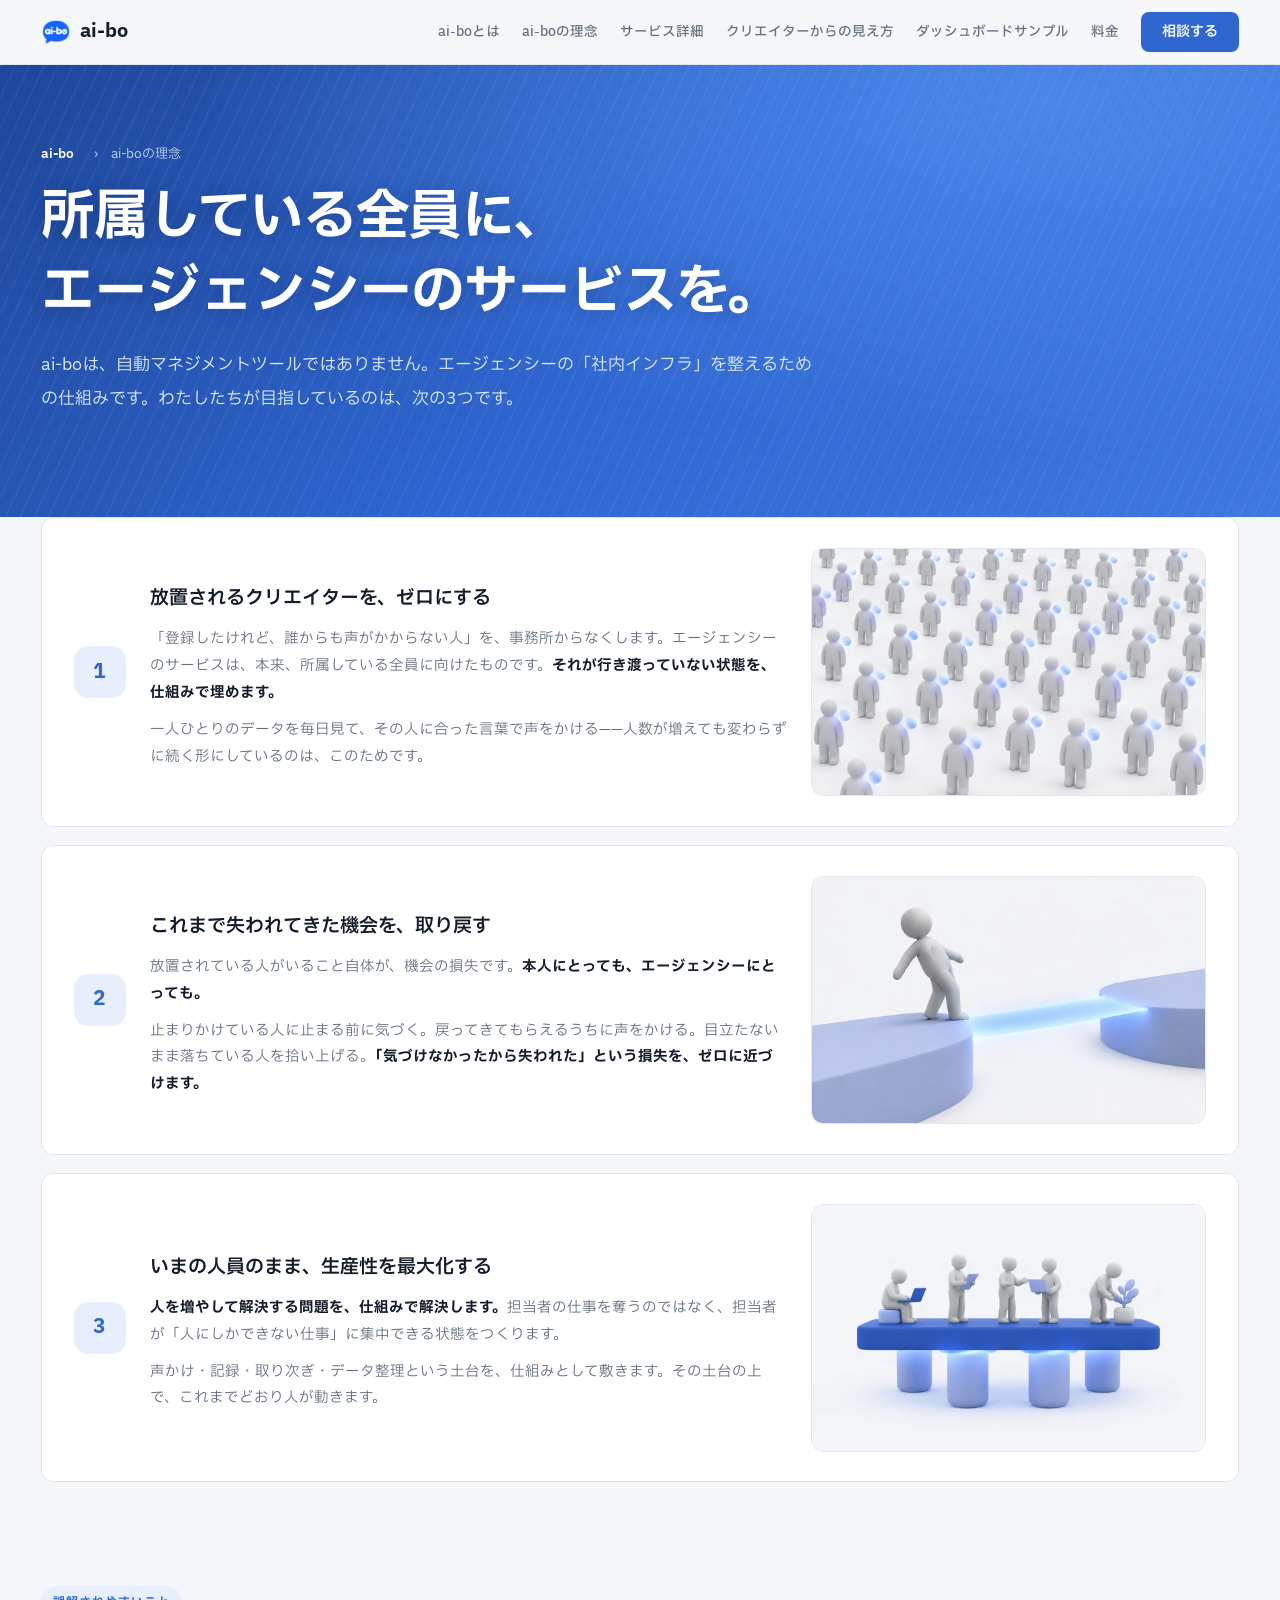
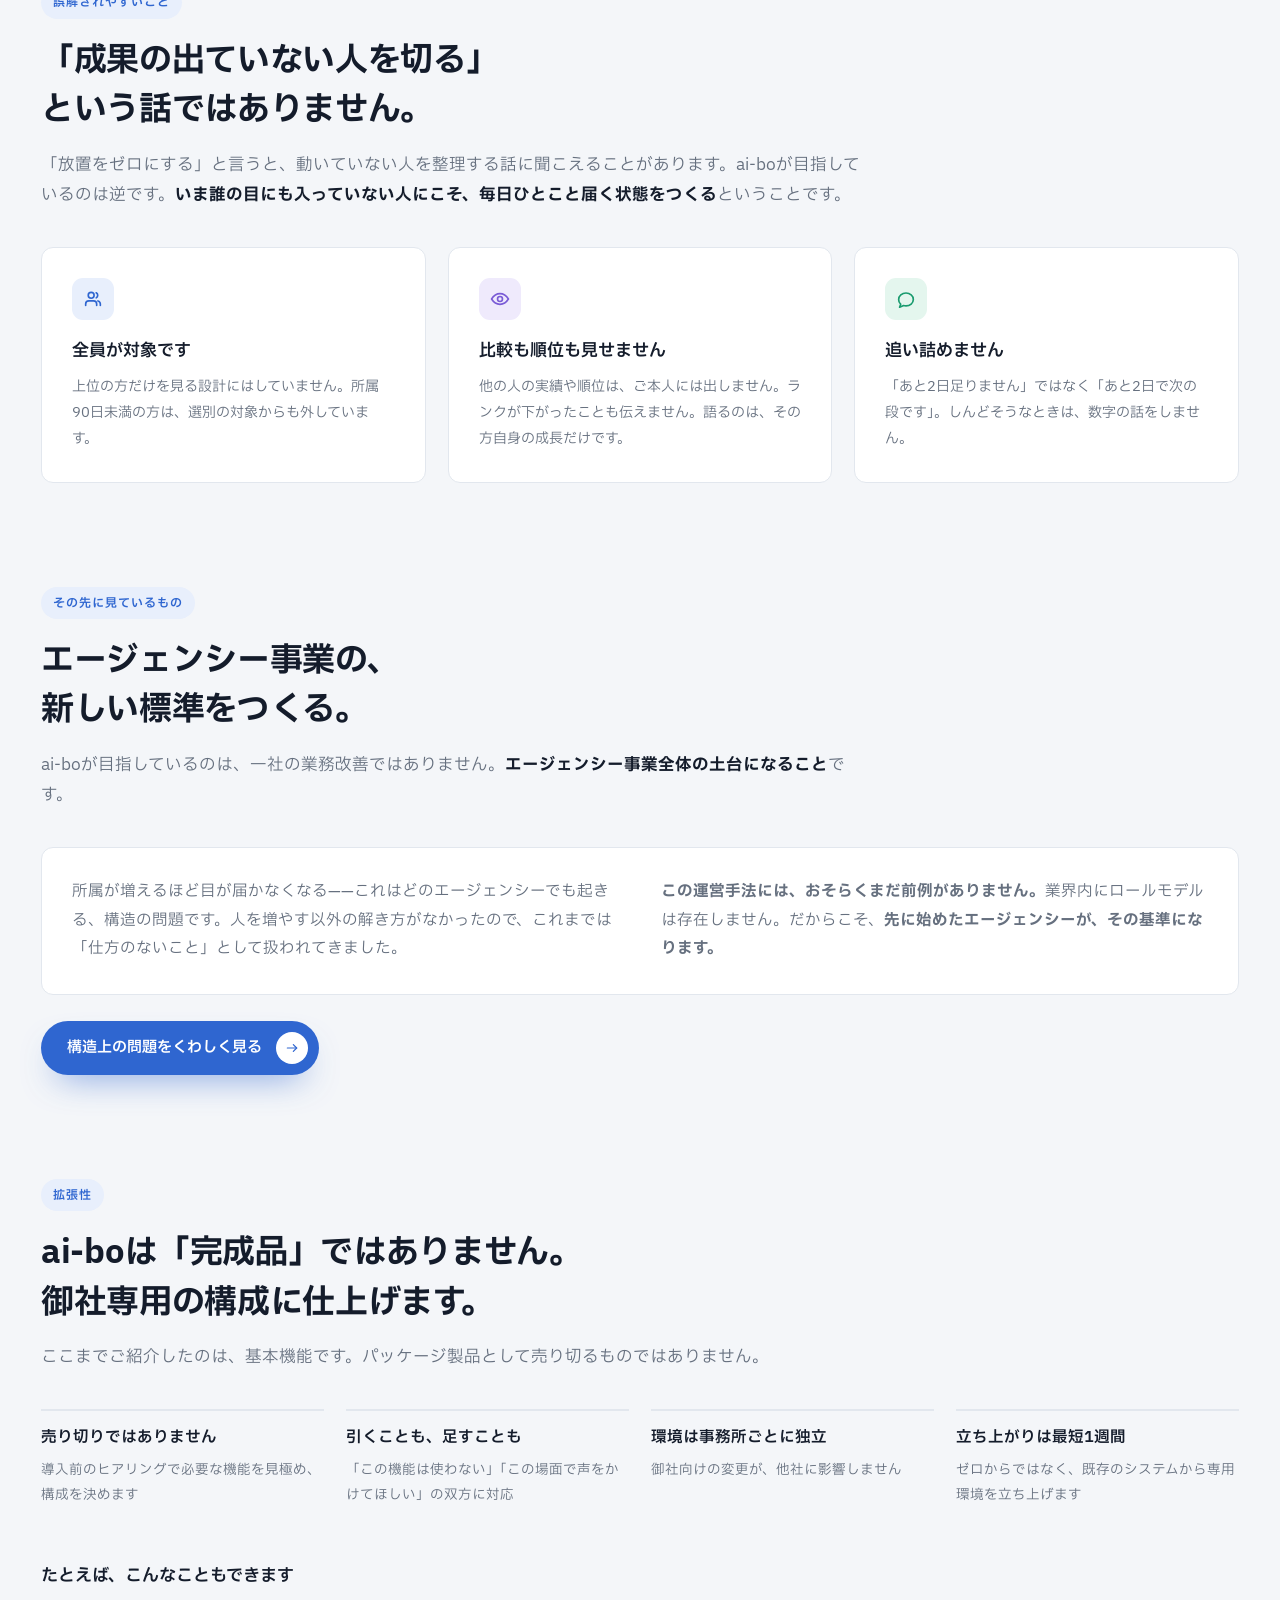
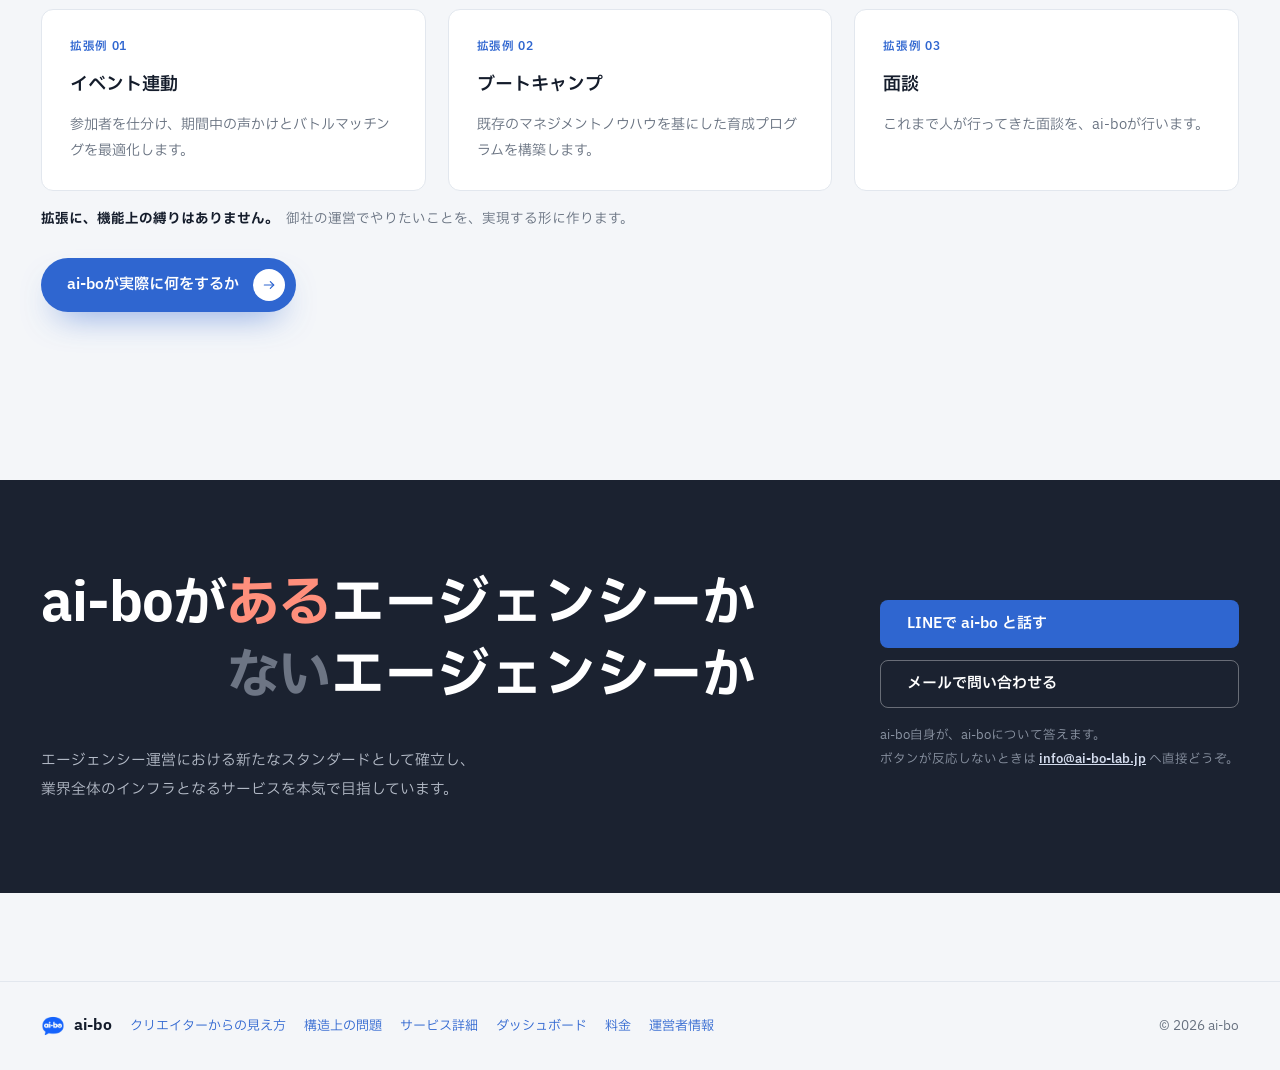
<file: philosophy.html>
<!DOCTYPE html>
<html lang="ja">
<head>
<meta charset="utf-8">
<meta name="viewport" content="width=device-width, initial-scale=1">
<title>ai-boの理念｜TikTok LIVEエージェンシー向けAI伴走サービス</title>
<meta name="description" content="放置されるクリエイターをゼロにする。これまで失われてきた機会を取り戻す。いまの人員のまま生産性を最大化する。ai-boが目指している3つと、その先に見ている「エージェンシー事業の新しい標準」について。">
<meta property="og:title" content="ai-boの理念｜TikTok LIVEエージェンシー向けAI伴走サービス">
<meta property="og:description" content="放置されるクリエイターをゼロにする。失われてきた機会を取り戻す。いまの人員のまま生産性を最大化する。ai-boが目指している3つ。">
<meta property="og:type" content="article">
<meta property="og:locale" content="ja_JP">
<meta property="og:site_name" content="ai-bo">
<meta property="og:url" content="https://ai-bo-lab.jp/philosophy.html">
<meta property="og:image" content="https://ai-bo-lab.jp/images/og.jpg">
<meta property="og:image:width" content="1200">
<meta property="og:image:height" content="630">
<meta name="twitter:card" content="summary_large_image">
<link rel="canonical" href="https://ai-bo-lab.jp/philosophy.html">
<meta name="theme-color" content="#2f66d0" media="(prefers-color-scheme: light)">
<meta name="theme-color" content="#0f131a" media="(prefers-color-scheme: dark)">
<!-- ファビコン。Google検索に出すには「クロールできるファイル」が要る（2026-10-24）。
     以前は data: のインラインSVGだったため、Googleが取得できず検索結果でアイコンが出なかった。
     ⚠ SVGはGoogleの対応形式に入っていないので、PNGを必ず併記すること。 -->
<link rel="icon" href="favicon-96.png" type="image/png" sizes="96x96">
<link rel="icon" href="favicon-48.png" type="image/png" sizes="48x48">
<link rel="apple-touch-icon" href="favicon-192.png">
<link rel="preconnect" href="https://fonts.googleapis.com">
<link rel="preconnect" href="https://fonts.gstatic.com" crossorigin>
<link href="https://fonts.googleapis.com/css2?family=IBM+Plex+Sans+JP:wght@400;500;600;700&display=swap" rel="stylesheet">
<link rel="stylesheet" href="assets/style.css?v=20261026a">
<script src="assets/nav.js?v=20261026a" defer></script>
<!-- ▼ イラストの動き（2026-10-10）。元に戻すにはこの2行を消すだけ。assets/motion.css 参照 -->
<link rel="stylesheet" href="assets/motion.css?v=20261026a">
<script src="assets/motion.js?v=20261026a"></script>
<!-- ▲ イラストの動き ここまで -->
</head>
<body>

<!-- ══ icon sprite ══
     他のページと同じ定義。CSSと違って静的なので各ページに複製している。
     触るときは全ページ。正本は assets/_sprite.html。 -->
<svg width="0" height="0" style="position:absolute" aria-hidden="true">
<defs>
  <g id="i-bot" fill="none" stroke="currentColor" stroke-width="1.8" stroke-linecap="round" stroke-linejoin="round">
    <rect x="4" y="8" width="16" height="12" rx="3"/><path d="M12 8V4.5"/><circle cx="12" cy="3" r="1.4"/>
    <circle cx="9" cy="13.5" r="1.1" fill="currentColor" stroke="none"/><circle cx="15" cy="13.5" r="1.1" fill="currentColor" stroke="none"/>
    <path d="M9.5 17h5"/>
  </g>
  <g id="i-users" fill="none" stroke="currentColor" stroke-width="1.8" stroke-linecap="round" stroke-linejoin="round">
    <path d="M16 19v-1.5a3.5 3.5 0 0 0-3.5-3.5h-5A3.5 3.5 0 0 0 4 17.5V19"/><circle cx="10" cy="8" r="3.2"/>
    <path d="M20 19v-1.5a3.5 3.5 0 0 0-2.6-3.4M15.5 5.2a3.2 3.2 0 0 1 0 5.6"/>
  </g>
  <g id="i-clock" fill="none" stroke="currentColor" stroke-width="1.8" stroke-linecap="round" stroke-linejoin="round">
    <circle cx="12" cy="12" r="8.4"/><path d="M12 7.4V12l3 1.8"/>
  </g>
  <g id="i-mega" fill="none" stroke="currentColor" stroke-width="1.8" stroke-linecap="round" stroke-linejoin="round">
    <path d="M4 10v4a1.5 1.5 0 0 0 1.5 1.5H8l6 4V6l-6 4H5.5A1.5 1.5 0 0 0 4 11.5Z"/><path d="M17.5 9.5a4 4 0 0 1 0 5"/>
  </g>
  <g id="i-chat" fill="none" stroke="currentColor" stroke-width="1.8" stroke-linecap="round" stroke-linejoin="round">
    <path d="M20 12.5c0 3.9-3.6 7-8 7a9 9 0 0 1-2.6-.4L5 21l1.2-3.3A6.6 6.6 0 0 1 4 12.5c0-3.9 3.6-7 8-7s8 3.1 8 7Z"/>
  </g>
  <g id="i-radar" fill="none" stroke="currentColor" stroke-width="1.8" stroke-linecap="round" stroke-linejoin="round">
    <path d="M19.8 10a8.3 8.3 0 1 0-3.3 8.4"/><path d="M16.6 11.2A4.8 4.8 0 1 0 13 16.6"/><circle cx="12" cy="12" r="1.4" fill="currentColor" stroke="none"/><path d="M12 12l6.5-5.2"/>
  </g>
  <g id="i-chart" fill="none" stroke="currentColor" stroke-width="1.8" stroke-linecap="round" stroke-linejoin="round">
    <path d="M4 19.5h16"/><path d="M7 16V11"/><path d="M12 16V6.5"/><path d="M17 16v-6.5"/>
  </g>
  <g id="i-shield" fill="none" stroke="currentColor" stroke-width="1.8" stroke-linecap="round" stroke-linejoin="round">
    <path d="M12 3.5l7 2.6v5.2c0 4.3-2.9 7.6-7 9.2-4.1-1.6-7-4.9-7-9.2V6.1Z"/><path d="M9.3 12.2l1.9 1.9 3.6-3.8"/>
  </g>
  <g id="i-lock" fill="none" stroke="currentColor" stroke-width="1.8" stroke-linecap="round" stroke-linejoin="round">
    <rect x="5" y="10.5" width="14" height="9.5" rx="2.4"/><path d="M8.3 10.5V7.8a3.7 3.7 0 1 1 7.4 0v2.7"/>
  </g>
  <g id="i-eye" fill="none" stroke="currentColor" stroke-width="1.8" stroke-linecap="round" stroke-linejoin="round">
    <path d="M2.8 12S6.4 6.2 12 6.2 21.2 12 21.2 12 17.6 17.8 12 17.8 2.8 12 2.8 12Z"/><circle cx="12" cy="12" r="2.7"/>
  </g>
  <g id="i-check" fill="none" stroke="currentColor" stroke-width="2.2" stroke-linecap="round" stroke-linejoin="round">
    <path d="M4.5 12.5l5 5 10-11"/>
  </g>
  <g id="i-arr" fill="none" stroke="currentColor" stroke-width="1.8" stroke-linecap="round" stroke-linejoin="round">
    <path d="M5 12h14"/><path d="M14 7l5 5-5 5"/>
  </g>
</defs>
</svg>

<header>
  <div class="wrap hd">
    <a href="index.html" class="logo">
      <span class="dot"><img class="bot" src="images/ai-bo-logo.webp" alt="" width="16" height="16" loading="lazy" decoding="async"></span>
      ai-bo
    </a>
    <button class="navtoggle" id="navToggle" type="button"
            aria-expanded="false" aria-controls="sitenav" aria-label="メニューを開く">
      <span></span><span></span><span></span>
    </button>
    <nav id="sitenav">
      <a href="index.html#about" class="nav-link">ai-boとは</a>
      <a href="philosophy.html" class="nav-link">ai-boの理念</a>
      <a href="service.html" class="nav-link">サービス詳細</a>
      <a href="line-demo.html" class="nav-link">クリエイターからの見え方</a>
      <a href="dashboard.html" class="nav-link">ダッシュボードサンプル</a>
      <a href="index.html#price" class="nav-link">料金</a>
      <a href="https://lin.ee/x7dkQQq" target="_blank" rel="noopener" class="btn btn-primary">相談する</a>
    </nav>
  </div>
</header>

<main id="top">

<!-- ══ PAGE HEAD ══ -->
<!-- ══ ページ最上部の帯ヘッダー（2026-10-24）══
     トップページのヒーロー・サービス詳細と同じ作り。
     パンくずの文字が見出しの役目を兼ねるので、eyebrow は置いていない。 -->
<section class="hero hero-band pagehero">
  <div class="wrap">
    <p class="crumb"><a href="index.html">ai-bo</a>　›　ai-boの理念</p>
    <h1 class="chunk"><span>所属している全員に、</span><br><span>エージェンシーの</span><span>サービスを。</span></h1>
    <p class="sub">ai-boは、自動マネジメントツールではありません。エージェンシーの「社内インフラ」を整えるための仕組みです。わたしたちが目指しているのは、次の3つです。</p>
  </div>
</section>

<!-- ══ 目指す3つ ══ -->
<section>
  <div class="wrap">
    <div class="pts">

      <div class="pt">
        <div class="no"></div>
        <div>
          <h3>放置されるクリエイターを、ゼロにする</h3>
          <p>「登録したけれど、誰からも声がかからない人」を、事務所からなくします。エージェンシーのサービスは、本来、所属している全員に向けたものです。<b>それが行き渡っていない状態を、仕組みで埋めます。</b></p>
          <p>一人ひとりのデータを毎日見て、その人に合った言葉で声をかける——人数が増えても変わらずに続く形にしているのは、このためです。</p>
        </div>
        <figure class="shot">
          <img src="images/ph1-everyone.webp" width="1168" height="880" loading="lazy" decoding="async" alt="大勢の人型が並び、そのすべてに小さな青い光が寄り添っている図。誰一人として見落とされていないことを表しています">
        </figure>
      </div>

      <div class="pt">
        <div class="no"></div>
        <div>
          <h3>これまで失われてきた機会を、取り戻す</h3>
          <p>放置されている人がいること自体が、機会の損失です。<b>本人にとっても、エージェンシーにとっても。</b></p>
          <p>止まりかけている人に止まる前に気づく。戻ってきてもらえるうちに声をかける。目立たないまま落ちている人を拾い上げる。<b>「気づけなかったから失われた」という損失を、ゼロに近づけます。</b></p>
        </div>
        <figure class="shot">
          <img src="images/ph2-bridge.webp" width="1168" height="880" loading="lazy" decoding="async" alt="道の切れ目から離れかけた人型に向けて、青い光の橋が間に合って架かる図">
        </figure>
      </div>

      <div class="pt">
        <div class="no"></div>
        <div>
          <h3>いまの人員のまま、生産性を最大化する</h3>
          <p><b>人を増やして解決する問題を、仕組みで解決します。</b>担当者の仕事を奪うのではなく、担当者が「人にしかできない仕事」に集中できる状態をつくります。</p>
          <p>声かけ・記録・取り次ぎ・データ整理という土台を、仕組みとして敷きます。その土台の上で、これまでどおり人が動きます。</p>
        </div>
        <figure class="shot">
          <img src="images/ph3-infra.webp" width="1168" height="880" loading="lazy" decoding="async" alt="青い土台の上で人型たちが働き、その下を柱と光が支えている図">
        </figure>
      </div>

    </div>
  </div>
</section>

<!-- ══ 誤解されやすいこと ══ -->
<section>
  <div class="wrap">
    <span class="eyebrow">誤解されやすいこと</span>
    <h2>「成果の出ていない人を切る」<br>という話ではありません。</h2>
    <p class="lead">「放置をゼロにする」と言うと、動いていない人を整理する話に聞こえることがあります。ai-boが目指しているのは逆です。<b style="color:var(--text)">いま誰の目にも入っていない人にこそ、毎日ひとこと届く状態をつくる</b>ということです。</p>
    <div class="grid g3">
      <div class="card">
        <div class="ico"><svg width="22" height="22" viewBox="0 0 24 24"><use href="#i-users"/></svg></div>
        <h3>全員が対象です</h3>
        <p>上位の方だけを見る設計にはしていません。所属90日未満の方は、選別の対象からも外しています。</p>
      </div>
      <div class="card">
        <div class="ico purple"><svg width="22" height="22" viewBox="0 0 24 24"><use href="#i-eye"/></svg></div>
        <h3>比較も順位も見せません</h3>
        <p>他の人の実績や順位は、ご本人には出しません。ランクが下がったことも伝えません。語るのは、その方自身の成長だけです。</p>
      </div>
      <div class="card">
        <div class="ico green"><svg width="22" height="22" viewBox="0 0 24 24"><use href="#i-chat"/></svg></div>
        <h3>追い詰めません</h3>
        <p>「あと2日足りません」ではなく「あと2日で次の段です」。しんどそうなときは、数字の話をしません。</p>
      </div>
    </div>
  </div>
</section>

<!-- ══ 新しい標準 ══ -->
<section>
  <div class="wrap">
    <span class="eyebrow">その先に見ているもの</span>
    <h2>エージェンシー事業の、<br>新しい標準をつくる。</h2>
    <p class="lead">ai-boが目指しているのは、一社の業務改善ではありません。<b style="color:var(--text)">エージェンシー事業全体の土台になること</b>です。</p>
    <div class="card">
      <div class="cols2">
        <p>所属が増えるほど目が届かなくなる——これはどのエージェンシーでも起きる、構造の問題です。人を増やす以外の解き方がなかったので、これまでは「仕方のないこと」として扱われてきました。</p>
        <p><b>この運営手法には、おそらくまだ前例がありません。</b>業界内にロールモデルは存在しません。だからこそ、<b>先に始めたエージェンシーが、その基準になります。</b></p>
      </div>
    </div>
    <div class="more">
      <a href="problem.html" class="btn-pill">構造上の問題をくわしく見る<span class="ar"><svg width="16" height="16" viewBox="0 0 24 24"><use href="#i-arr"/></svg></span></a>
    </div>
  </div>
</section>

<!-- ══ 拡張性 ══ -->
<!-- id は index.html の料金セクションからのリンク先。消さないこと。 -->
<section id="extend">
  <div class="wrap">
    <span class="eyebrow">拡張性</span>
    <h2>ai-boは「完成品」ではありません。<br>御社専用の構成に仕上げます。</h2>
    <p class="lead">ここまでご紹介したのは、基本機能です。パッケージ製品として売り切るものではありません。</p>

    <div class="grid g4">
      <div class="feat">
        <h3>売り切りではありません</h3>
        <p>導入前のヒアリングで必要な機能を見極め、構成を決めます</p>
      </div>
      <div class="feat">
        <h3>引くことも、足すことも</h3>
        <p>「この機能は使わない」「この場面で声をかけてほしい」の双方に対応</p>
      </div>
      <div class="feat">
        <h3>環境は事務所ごとに独立</h3>
        <p>御社向けの変更が、他社に影響しません</p>
      </div>
      <div class="feat">
        <h3>立ち上がりは最短1週間</h3>
        <p>ゼロからではなく、既存のシステムから専用環境を立ち上げます</p>
      </div>
    </div>

    <p class="sec-sub">たとえば、こんなこともできます</p>
    <div class="grid g3">
      <div class="ex">
        <div class="lb">拡張例 01</div>
        <h3>イベント連動</h3>
        <p>参加者を仕分け、期間中の声かけとバトルマッチングを最適化します。</p>
      </div>
      <div class="ex">
        <div class="lb">拡張例 02</div>
        <h3>ブートキャンプ</h3>
        <p>既存のマネジメントノウハウを基にした育成プログラムを構築します。</p>
      </div>
      <div class="ex">
        <div class="lb">拡張例 03</div>
        <h3>面談</h3>
        <p>これまで人が行ってきた面談を、ai-boが行います。</p>
      </div>
    </div>

    <p class="note-s"><b style="color:var(--text)">拡張に、機能上の縛りはありません。</b>　御社の運営でやりたいことを、実現する形に作ります。</p>

    <div class="more">
      <a href="service.html" class="btn-pill">ai-boが実際に何をするか<span class="ar"><svg width="16" height="16" viewBox="0 0 24 24"><use href="#i-arr"/></svg></span></a>
    </div>
  </div>
</section>

<!-- ══ 締めの宣言 ══ -->
<section class="closing">
  <div class="wrap">
    <div>
      <h2 class="ttl">
        <span>ai-boが<em>ある</em>エージェンシーか</span>
        <span><i>ない</i>エージェンシーか</span>
      </h2>
      <p>エージェンシー運営における新たなスタンダードとして確立し、<br>業界全体のインフラとなるサービスを本気で目指しています。</p>
    </div>
    <div class="act">
      <a href="https://lin.ee/x7dkQQq" target="_blank" rel="noopener" class="btn btn-primary btn-lg">LINEで ai-bo と話す</a>
      <a href="mailto:info@ai-bo-lab.jp" class="btn btn-ghost btn-lg">メールで問い合わせる</a>
      <!-- メールソフトが入っていない環境では mailto: が無反応なので、アドレスも必ず出す -->
      <p class="note">ai-bo自身が、ai-boについて答えます。<br>
        ボタンが反応しないときは <a href="mailto:info@ai-bo-lab.jp">info@ai-bo-lab.jp</a> へ直接どうぞ。</p>
    </div>
  </div>
</section>

</main>

<footer>
  <div class="wrap fin">
    <a href="index.html" class="logo" style="font-size:15px">
      <span class="dot" style="width:22px;height:22px;border-radius:7px"><img class="bot" src="images/ai-bo-logo.webp" alt="" width="14" height="14" loading="lazy" decoding="async"></span>
      ai-bo
    </a>
    <a href="line-demo.html">クリエイターからの見え方</a>
    <a href="problem.html">構造上の問題</a>
    <a href="service.html">サービス詳細</a>
    <a href="dashboard.html">ダッシュボード</a>
    <a href="index.html#price">料金</a>
    <a href="index.html#company">運営者情報</a>
    <span class="c">© 2026 ai-bo</span>
  </div>
</footer>

</body>
</html>
</file>
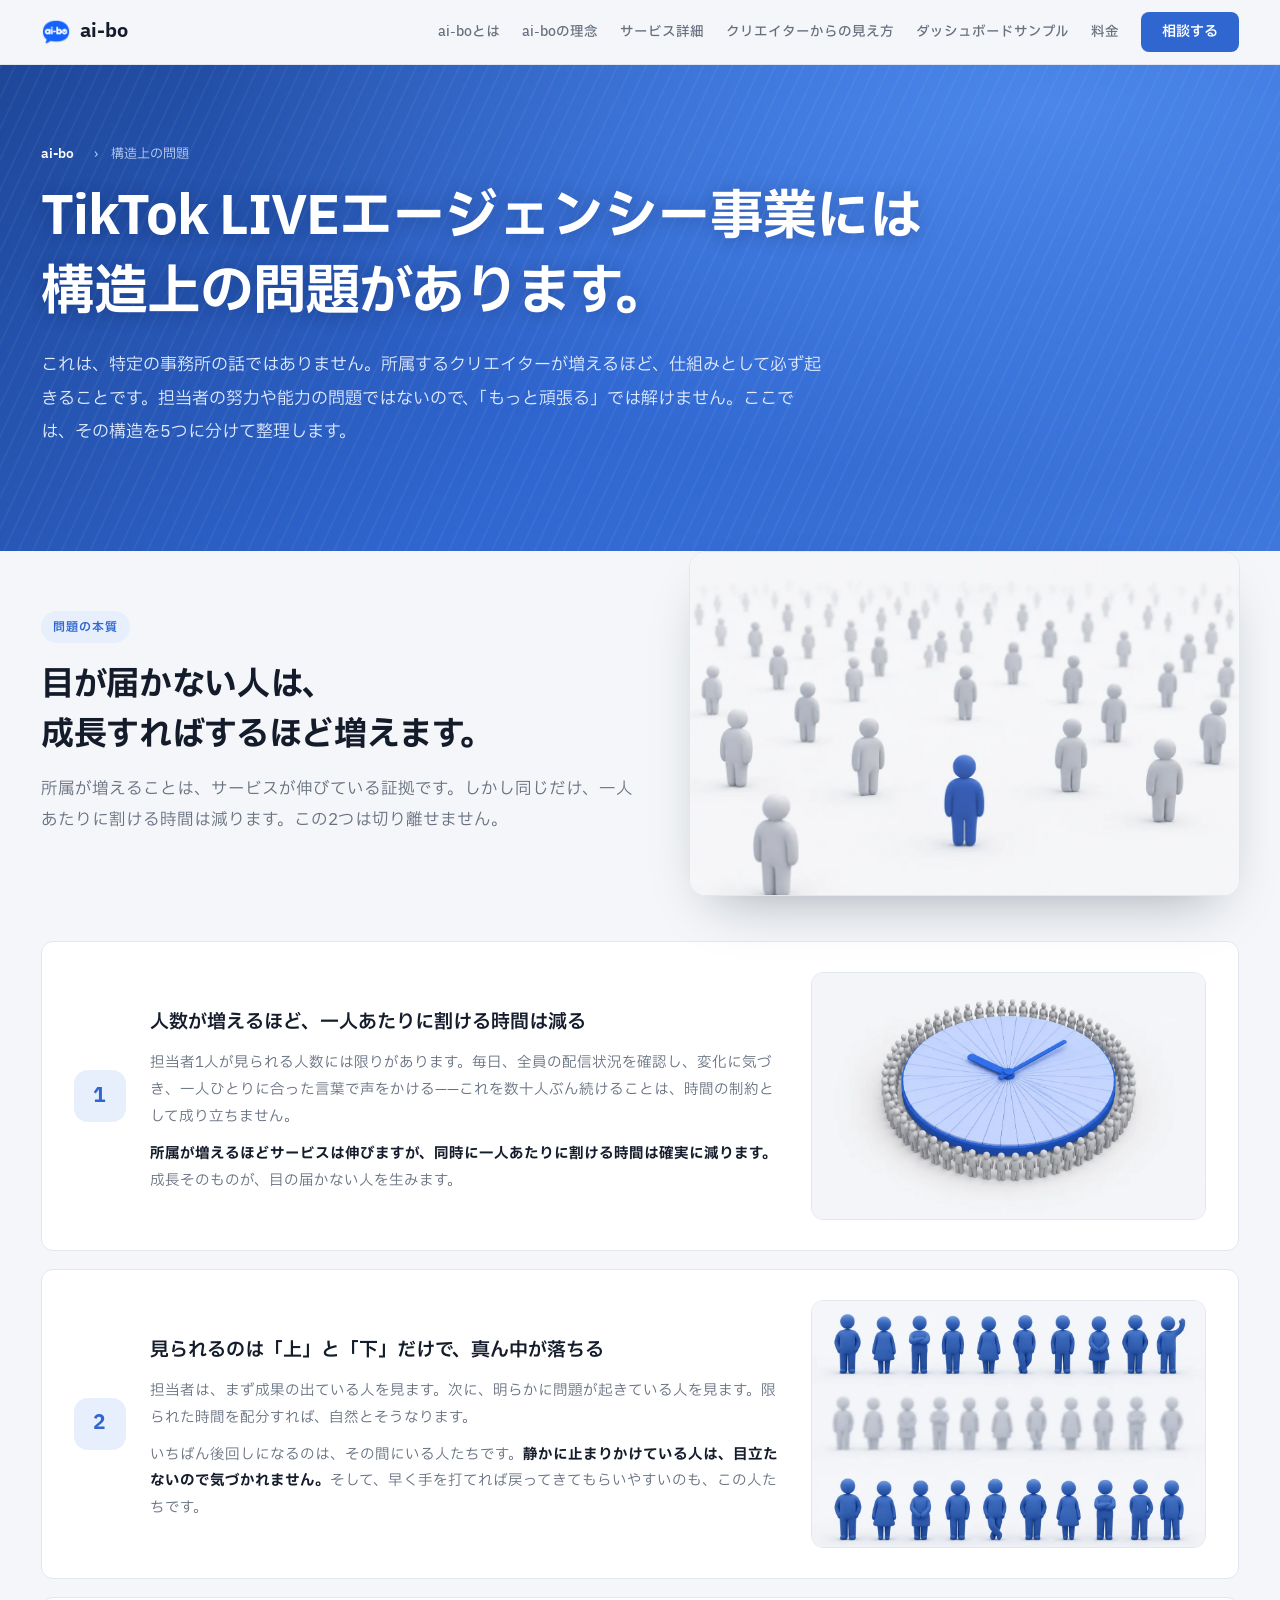
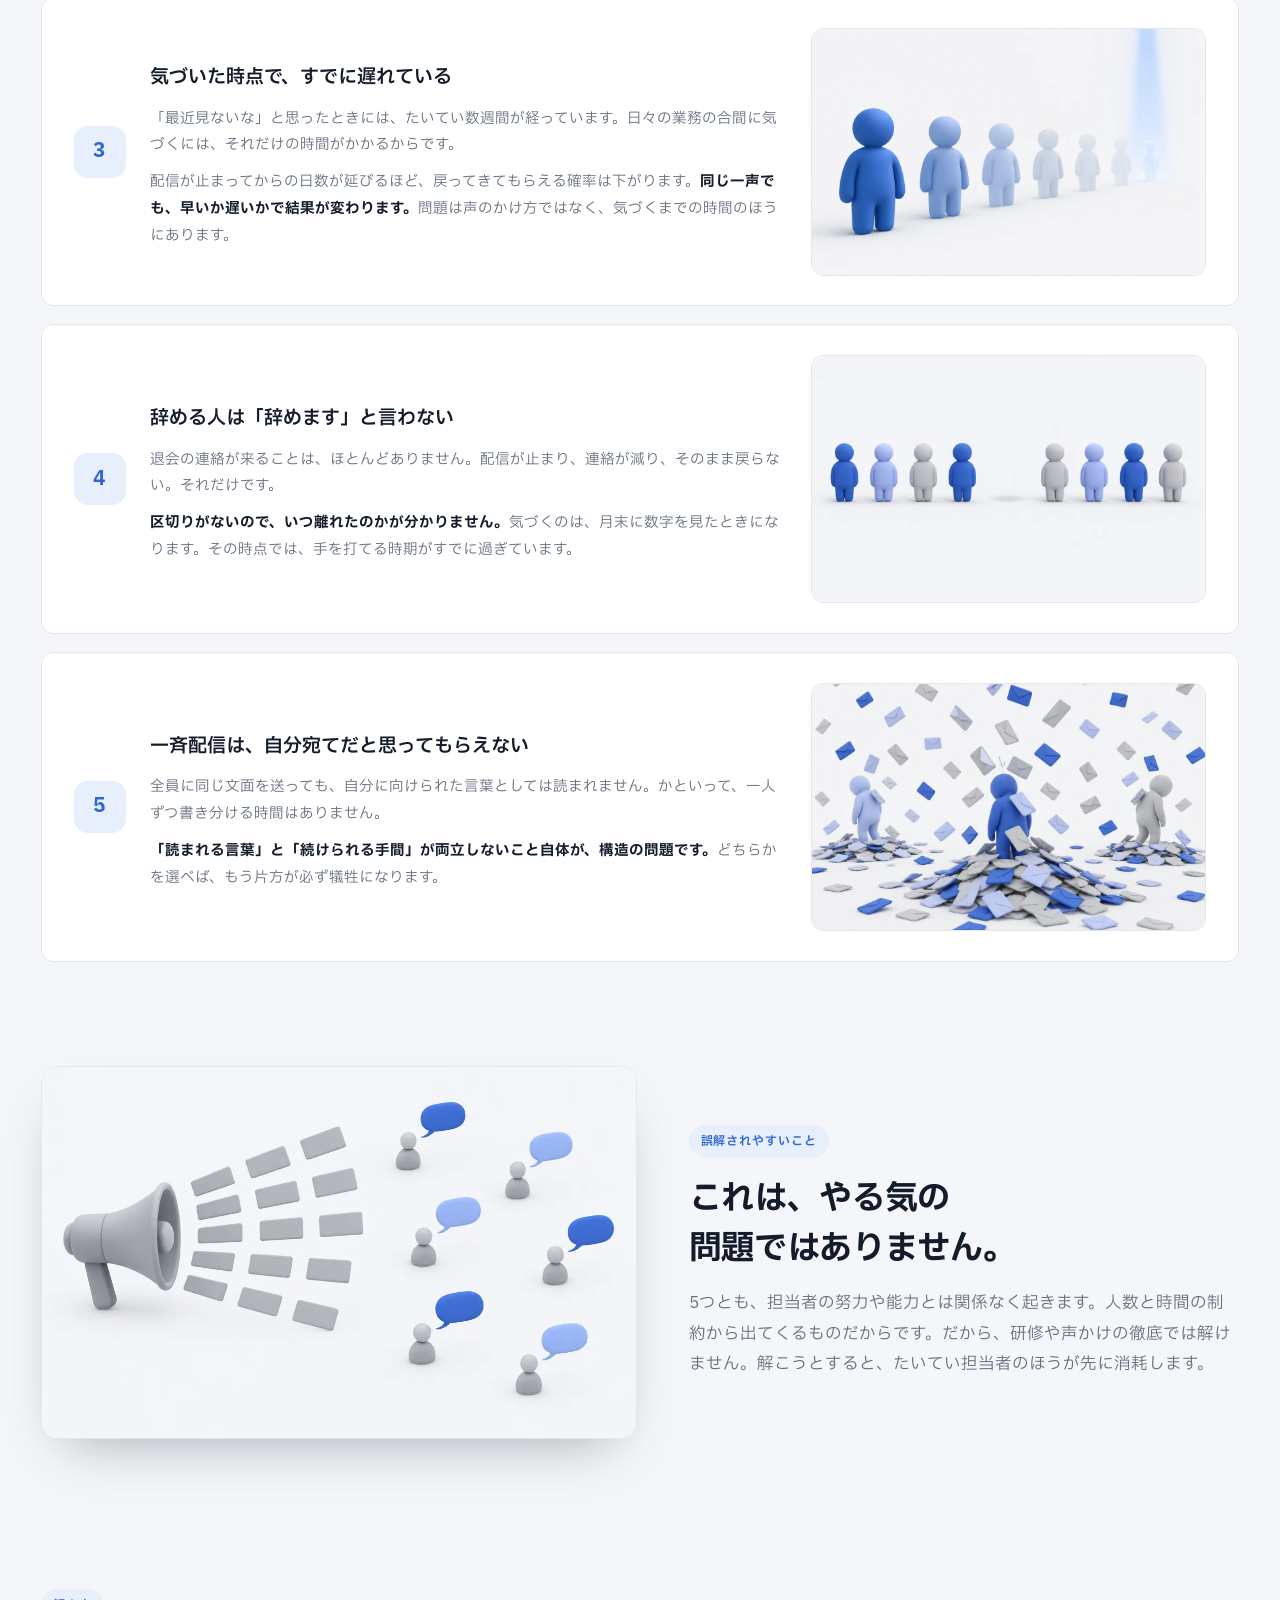
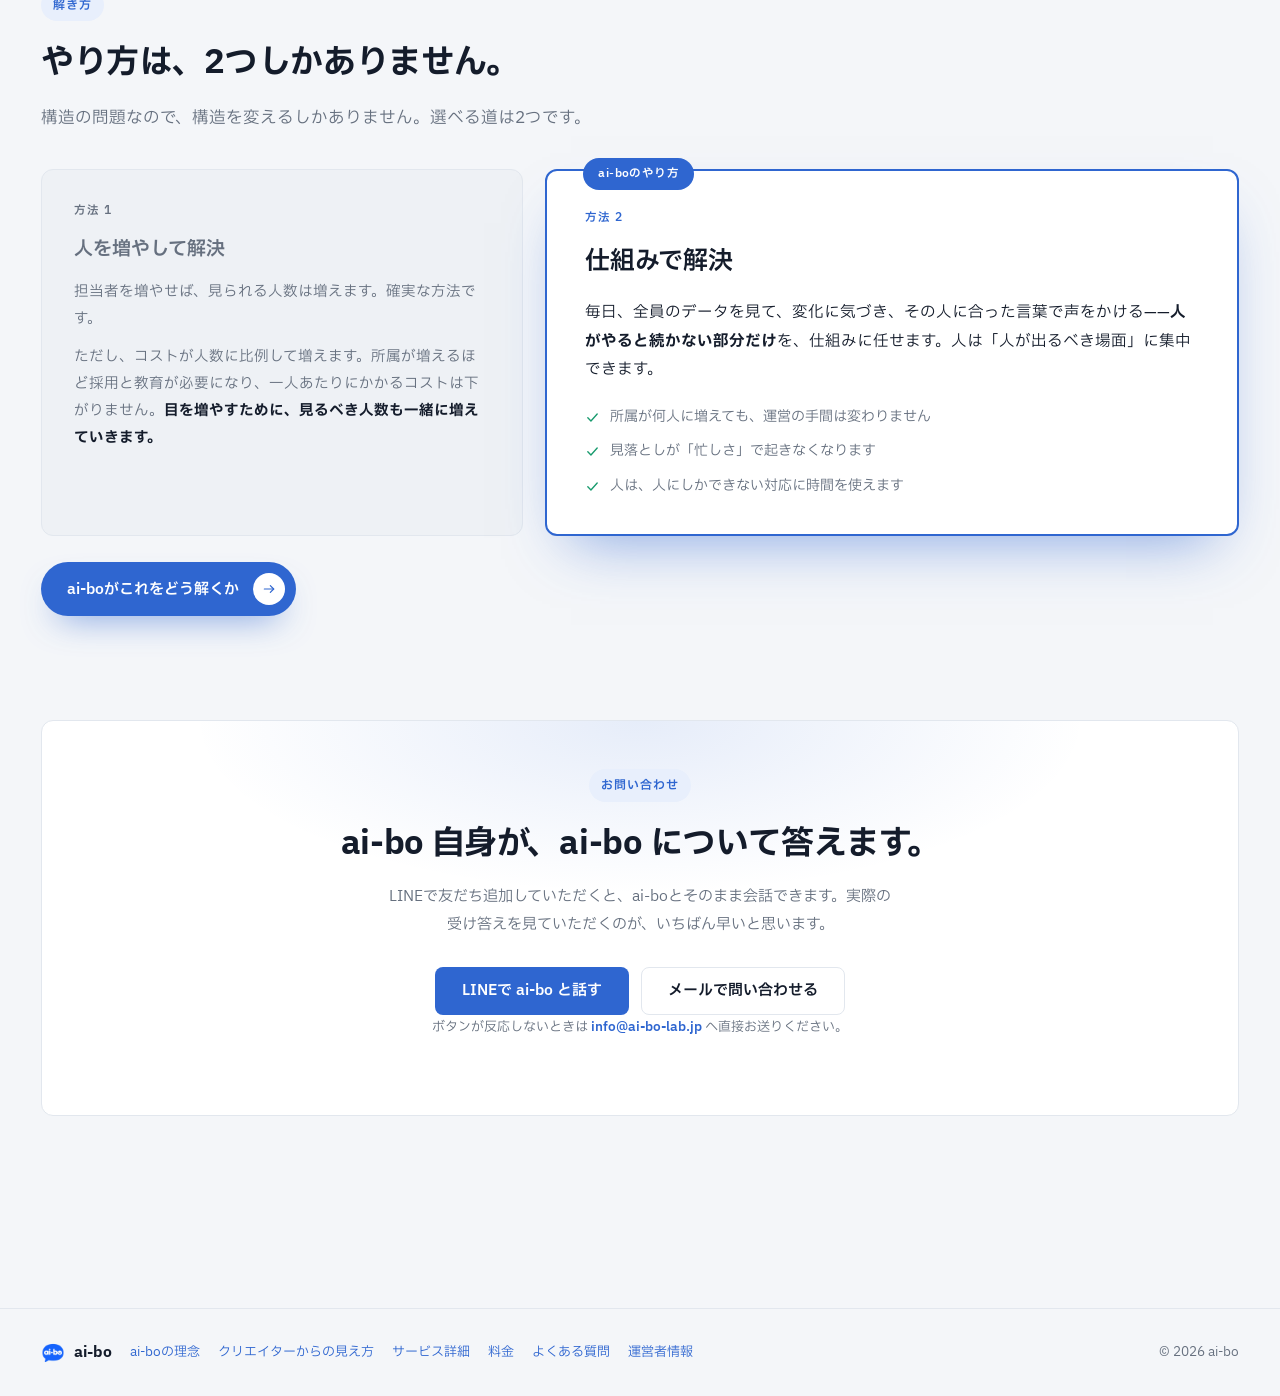
<file: problem.html>
<!DOCTYPE html>
<html lang="ja">
<head>
<meta charset="utf-8">
<meta name="viewport" content="width=device-width, initial-scale=1">
<title>TikTok LIVEエージェンシー事業の構造上の問題｜ai-bo</title>
<meta name="description" content="所属クリエイターが増えるほど、一人あたりに割ける時間は減ります。目が届かない人が生まれるのは担当者の努力ではなく、人数と時間の構造によるものです。その5つの構造と、解き方を整理しました。">
<meta property="og:title" content="TikTok LIVEエージェンシー事業の構造上の問題｜ai-bo">
<meta property="og:description" content="目が届かない人が生まれるのは、努力ではなく構造の問題です。5つの構造と、その解き方を整理しました。">
<meta property="og:type" content="article">
<meta property="og:locale" content="ja_JP">
<meta property="og:site_name" content="ai-bo">
<meta property="og:url" content="https://ai-bo-lab.jp/problem.html">
<meta property="og:image" content="https://ai-bo-lab.jp/images/og.jpg">
<meta property="og:image:width" content="1200">
<meta property="og:image:height" content="630">
<meta name="twitter:card" content="summary_large_image">
<link rel="canonical" href="https://ai-bo-lab.jp/problem.html">
<meta name="theme-color" content="#2f66d0" media="(prefers-color-scheme: light)">
<meta name="theme-color" content="#0f131a" media="(prefers-color-scheme: dark)">
<!-- ファビコン。Google検索に出すには「クロールできるファイル」が要る（2026-10-24）。
     以前は data: のインラインSVGだったため、Googleが取得できず検索結果でアイコンが出なかった。
     ⚠ SVGはGoogleの対応形式に入っていないので、PNGを必ず併記すること。 -->
<link rel="icon" href="favicon-96.png" type="image/png" sizes="96x96">
<link rel="icon" href="favicon-48.png" type="image/png" sizes="48x48">
<link rel="apple-touch-icon" href="favicon-192.png">
<link rel="preconnect" href="https://fonts.googleapis.com">
<link rel="preconnect" href="https://fonts.gstatic.com" crossorigin>
<link href="https://fonts.googleapis.com/css2?family=IBM+Plex+Sans+JP:wght@400;500;600;700&display=swap" rel="stylesheet">
<link rel="stylesheet" href="assets/style.css?v=20261026a">
<script src="assets/nav.js?v=20261026a" defer></script>
<!-- ▼ イラストの動き（2026-10-10）。元に戻すにはこの2行を消すだけ。assets/motion.css 参照 -->
<link rel="stylesheet" href="assets/motion.css?v=20261026a">
<script src="assets/motion.js?v=20261026a"></script>
<!-- ▲ イラストの動き ここまで -->
</head>
<body>

<!-- ══ icon sprite ══
     index.html と同じ定義。CSSと違って静的なので、各ページに複製している。
     片方だけ直さないこと。正本は assets/_sprite.html。 -->
<svg width="0" height="0" style="position:absolute" aria-hidden="true">
<defs>
  <g id="i-bot" fill="none" stroke="currentColor" stroke-width="1.8" stroke-linecap="round" stroke-linejoin="round">
    <rect x="4" y="8" width="16" height="12" rx="3"/><path d="M12 8V4.5"/><circle cx="12" cy="3" r="1.4"/>
    <circle cx="9" cy="13.5" r="1.1" fill="currentColor" stroke="none"/><circle cx="15" cy="13.5" r="1.1" fill="currentColor" stroke="none"/>
    <path d="M9.5 17h5"/>
  </g>
  <g id="i-users" fill="none" stroke="currentColor" stroke-width="1.8" stroke-linecap="round" stroke-linejoin="round">
    <path d="M16 19v-1.5a3.5 3.5 0 0 0-3.5-3.5h-5A3.5 3.5 0 0 0 4 17.5V19"/><circle cx="10" cy="8" r="3.2"/>
    <path d="M20 19v-1.5a3.5 3.5 0 0 0-2.6-3.4M15.5 5.2a3.2 3.2 0 0 1 0 5.6"/>
  </g>
  <g id="i-clock" fill="none" stroke="currentColor" stroke-width="1.8" stroke-linecap="round" stroke-linejoin="round">
    <circle cx="12" cy="12" r="8.4"/><path d="M12 7.4V12l3 1.8"/>
  </g>
  <g id="i-mega" fill="none" stroke="currentColor" stroke-width="1.8" stroke-linecap="round" stroke-linejoin="round">
    <path d="M4 10v4a1.5 1.5 0 0 0 1.5 1.5H8l6 4V6l-6 4H5.5A1.5 1.5 0 0 0 4 11.5Z"/><path d="M17.5 9.5a4 4 0 0 1 0 5"/>
  </g>
  <g id="i-chat" fill="none" stroke="currentColor" stroke-width="1.8" stroke-linecap="round" stroke-linejoin="round">
    <path d="M20 12.5c0 3.9-3.6 7-8 7a9 9 0 0 1-2.6-.4L5 21l1.2-3.3A6.6 6.6 0 0 1 4 12.5c0-3.9 3.6-7 8-7s8 3.1 8 7Z"/>
  </g>
  <g id="i-radar" fill="none" stroke="currentColor" stroke-width="1.8" stroke-linecap="round" stroke-linejoin="round">
    <path d="M19.8 10a8.3 8.3 0 1 0-3.3 8.4"/><path d="M16.6 11.2A4.8 4.8 0 1 0 13 16.6"/><circle cx="12" cy="12" r="1.4" fill="currentColor" stroke="none"/><path d="M12 12l6.5-5.2"/>
  </g>
  <g id="i-chart" fill="none" stroke="currentColor" stroke-width="1.8" stroke-linecap="round" stroke-linejoin="round">
    <path d="M4 19.5h16"/><path d="M7 16V11"/><path d="M12 16V6.5"/><path d="M17 16v-6.5"/>
  </g>
  <g id="i-shield" fill="none" stroke="currentColor" stroke-width="1.8" stroke-linecap="round" stroke-linejoin="round">
    <path d="M12 3.5l7 2.6v5.2c0 4.3-2.9 7.6-7 9.2-4.1-1.6-7-4.9-7-9.2V6.1Z"/><path d="M9.3 12.2l1.9 1.9 3.6-3.8"/>
  </g>
  <g id="i-lock" fill="none" stroke="currentColor" stroke-width="1.8" stroke-linecap="round" stroke-linejoin="round">
    <rect x="5" y="10.5" width="14" height="9.5" rx="2.4"/><path d="M8.3 10.5V7.8a3.7 3.7 0 1 1 7.4 0v2.7"/>
  </g>
  <g id="i-eye" fill="none" stroke="currentColor" stroke-width="1.8" stroke-linecap="round" stroke-linejoin="round">
    <path d="M2.8 12S6.4 6.2 12 6.2 21.2 12 21.2 12 17.6 17.8 12 17.8 2.8 12 2.8 12Z"/><circle cx="12" cy="12" r="2.7"/>
  </g>
  <g id="i-check" fill="none" stroke="currentColor" stroke-width="2.2" stroke-linecap="round" stroke-linejoin="round">
    <path d="M4.5 12.5l5 5 10-11"/>
  </g>
  <g id="i-arr" fill="none" stroke="currentColor" stroke-width="1.8" stroke-linecap="round" stroke-linejoin="round">
    <path d="M5 12h14"/><path d="M14 7l5 5-5 5"/>
  </g>
</defs>
</svg>

<header>
  <div class="wrap hd">
    <a href="index.html" class="logo">
      <span class="dot"><img class="bot" src="images/ai-bo-logo.webp" alt="" width="16" height="16" loading="lazy" decoding="async"></span>
      ai-bo
    </a>
    <button class="navtoggle" id="navToggle" type="button"
            aria-expanded="false" aria-controls="sitenav" aria-label="メニューを開く">
      <span></span><span></span><span></span>
    </button>
    <nav id="sitenav">
      <a href="index.html#about" class="nav-link">ai-boとは</a>
      <a href="philosophy.html" class="nav-link">ai-boの理念</a>
      <a href="service.html" class="nav-link">サービス詳細</a>
      <a href="line-demo.html" class="nav-link">クリエイターからの見え方</a>
      <a href="dashboard.html" class="nav-link">ダッシュボードサンプル</a>
      <a href="index.html#price" class="nav-link">料金</a>
      <a href="https://lin.ee/x7dkQQq" target="_blank" rel="noopener" class="btn btn-primary">相談する</a>
    </nav>
  </div>
</header>

<main id="top">

<!-- ══ PAGE HEAD ══ -->
<!-- ══ ページ最上部の帯ヘッダー（2026-10-24）══
     トップページのヒーロー・他の下層ページと同じ作り。
     パンくずの文字が見出しの役目を兼ねるので、eyebrow は置いていない。 -->
<section class="hero hero-band pagehero">
  <div class="wrap">
    <p class="crumb"><a href="index.html">ai-bo</a>　›　構造上の問題</p>
    <h1 class="chunk"><span>TikTok LIVE</span><span>エージェンシー事業には</span><br><span>構造上の問題があります。</span></h1>
    <p class="sub">これは、特定の事務所の話ではありません。所属するクリエイターが増えるほど、仕組みとして必ず起きることです。担当者の努力や能力の問題ではないので、「もっと頑張る」では解けません。ここでは、その構造を5つに分けて整理します。</p>
  </div>
</section>

<!-- ══ 5つの構造 ══ -->
<section>
  <div class="wrap">
    <div class="split">
      <div class="txt">
        <span class="eyebrow">問題の本質</span>
        <h2>目が届かない人は、<br>成長すればするほど増えます。</h2>
        <p class="lead">所属が増えることは、サービスが伸びている証拠です。しかし同じだけ、一人あたりに割ける時間は減ります。この2つは切り離せません。</p>
      </div>
      <figure class="fig">
        <img src="images/01-problem.webp" width="1168" height="880" loading="lazy" decoding="async" alt="大勢の人の中で一人だけが色づいている図。担当者の目が全員には届かないことを表しています">
      </figure>
    </div>

    <div class="pts">
      <div class="pt">
        <div class="no"></div>
        <div>
          <h3>人数が増えるほど、一人あたりに割ける時間は減る</h3>
          <p>担当者1人が見られる人数には限りがあります。毎日、全員の配信状況を確認し、変化に気づき、一人ひとりに合った言葉で声をかける——これを数十人ぶん続けることは、時間の制約として成り立ちません。</p>
          <p><b>所属が増えるほどサービスは伸びますが、同時に一人あたりに割ける時間は確実に減ります。</b>成長そのものが、目の届かない人を生みます。</p>
        </div>
          <figure class="shot">
            <img src="images/p1-time.webp" width="1168" height="880" loading="lazy" decoding="async" alt="1枚の時計の文字盤が細かく分割され、その周りを大勢の人が囲んでいる図。限られた時間を多人数で分け合うことを表しています">
          </figure>
      </div>

      <div class="pt">
        <div class="no"></div>
        <div>
          <h3>見られるのは「上」と「下」だけで、真ん中が落ちる</h3>
          <p>担当者は、まず成果の出ている人を見ます。次に、明らかに問題が起きている人を見ます。限られた時間を配分すれば、自然とそうなります。</p>
          <p>いちばん後回しになるのは、その間にいる人たちです。<b>静かに止まりかけている人は、目立たないので気づかれません。</b>そして、早く手を打てれば戻ってきてもらいやすいのも、この人たちです。</p>
        </div>
          <figure class="shot">
            <img src="images/p2-middle.webp" width="1168" height="880" loading="lazy" decoding="async" alt="3段に並んだ人の列のうち、上下の段だけが青く照らされ、真ん中の段が灰色に沈んでいる図">
          </figure>
      </div>

      <div class="pt">
        <div class="no"></div>
        <div>
          <h3>気づいた時点で、すでに遅れている</h3>
          <p>「最近見ないな」と思ったときには、たいてい数週間が経っています。日々の業務の合間に気づくには、それだけの時間がかかるからです。</p>
          <p>配信が止まってからの日数が延びるほど、戻ってきてもらえる確率は下がります。<b>同じ一声でも、早いか遅いかで結果が変わります。</b>問題は声のかけ方ではなく、気づくまでの時間のほうにあります。</p>
        </div>
          <figure class="shot">
            <img src="images/p3-late.webp" width="1168" height="880" loading="lazy" decoding="async" alt="右へ行くほど人の姿が薄くなって消えていき、いちばん薄くなった最後の人にだけ光が当たっている図">
          </figure>
      </div>

      <div class="pt">
        <div class="no"></div>
        <div>
          <h3>辞める人は「辞めます」と言わない</h3>
          <p>退会の連絡が来ることは、ほとんどありません。配信が止まり、連絡が減り、そのまま戻らない。それだけです。</p>
          <p><b>区切りがないので、いつ離れたのかが分かりません。</b>気づくのは、月末に数字を見たときになります。その時点では、手を打てる時期がすでに過ぎています。</p>
        </div>
          <figure class="shot">
            <img src="images/p4-silent.webp" width="1168" height="880" loading="lazy" decoding="async" alt="等間隔に並んだ人の列の真ん中が1人分だけ空いていて、影だけが残っている図">
          </figure>
      </div>

      <div class="pt">
        <div class="no"></div>
        <div>
          <h3>一斉配信は、自分宛てだと思ってもらえない</h3>
          <p>全員に同じ文面を送っても、自分に向けられた言葉としては読まれません。かといって、一人ずつ書き分ける時間はありません。</p>
          <p><b>「読まれる言葉」と「続けられる手間」が両立しないこと自体が、構造の問題です。</b>どちらかを選べば、もう片方が必ず犠牲になります。</p>
        </div>
          <figure class="shot">
            <img src="images/p5-blast.webp" width="1168" height="880" loading="lazy" decoding="async" alt="同じ形の封筒が大量に降り注ぎ、開けられないまま足元に積み上がっている図">
          </figure>
      </div>
    </div>
  </div>
</section>

<!-- ══ 誤解されやすいこと ══ -->
<section>
  <div class="wrap">
    <div class="split rev">
      <div class="txt">
        <span class="eyebrow">誤解されやすいこと</span>
        <h2>これは、やる気の問題ではありません。</h2>
        <p class="lead">5つとも、担当者の努力や能力とは関係なく起きます。人数と時間の制約から出てくるものだからです。だから、研修や声かけの徹底では解けません。解こうとすると、たいてい担当者のほうが先に消耗します。</p>
      </div>
      <figure class="fig">
        <img src="images/08-vs.webp" width="1168" height="880" loading="lazy" decoding="async" alt="左は拡声器が同じ形を一斉に送る図、右は一人ひとりに違う吹き出しが届く図">
      </figure>
    </div>
  </div>
</section>

<!-- ══ 解き方 ══ -->
<section>
  <div class="wrap">
    <span class="eyebrow">解き方</span>
    <h2>やり方は、2つしかありません。</h2>
    <p class="lead">構造の問題なので、構造を変えるしかありません。選べる道は2つです。</p>
    <div class="ways">
      <div class="way">
        <div class="cap">方法 1</div>
        <h3>人を増やして解決</h3>
        <p>担当者を増やせば、見られる人数は増えます。確実な方法です。</p>
        <p style="margin-top:12px">ただし、コストが人数に比例して増えます。所属が増えるほど採用と教育が必要になり、一人あたりにかかるコストは下がりません。<b style="color:var(--text)">目を増やすために、見るべき人数も一緒に増えていきます。</b></p>
      </div>
      <div class="way hi">
        <span class="tag">ai-boのやり方</span>
        <div class="cap">方法 2</div>
        <h3>仕組みで解決</h3>
        <p>毎日、全員のデータを見て、変化に気づき、その人に合った言葉で声をかける——<b>人がやると続かない部分だけ</b>を、仕組みに任せます。人は「人が出るべき場面」に集中できます。</p>
        <ul>
          <li><svg width="15" height="15" viewBox="0 0 24 24"><use href="#i-check"/></svg><span>所属が何人に増えても、運営の手間は変わりません</span></li>
          <li><svg width="15" height="15" viewBox="0 0 24 24"><use href="#i-check"/></svg><span>見落としが「忙しさ」で起きなくなります</span></li>
          <li><svg width="15" height="15" viewBox="0 0 24 24"><use href="#i-check"/></svg><span>人は、人にしかできない対応に時間を使えます</span></li>
        </ul>
      </div>
    </div>
    <div class="more">
      <a href="service.html" class="btn-pill">ai-boがこれをどう解くか<span class="ar"><svg width="16" height="16" viewBox="0 0 24 24"><use href="#i-arr"/></svg></span></a>
    </div>
  </div>
</section>

<!-- ══ CONTACT ══ -->
<section id="contact">
  <div class="wrap">
    <div class="band">
      <span class="eyebrow">お問い合わせ</span>
      <h2>ai-bo 自身が、ai-bo について答えます。</h2>
      <p>LINEで友だち追加していただくと、ai-boとそのまま会話できます。実際の受け答えを見ていただくのが、いちばん早いと思います。</p>
      <div style="display:flex; gap:12px; justify-content:center; flex-wrap:wrap">
        <a href="https://lin.ee/x7dkQQq" target="_blank" rel="noopener" class="btn btn-primary btn-lg">LINEで ai-bo と話す</a>
        <a href="mailto:info@ai-bo-lab.jp" class="btn btn-ghost btn-lg">メールで問い合わせる</a>
      </div>
      <!-- メールソフトが入っていない環境では mailto: が無反応なので、アドレスも必ず出す -->
      <p class="mailnote">ボタンが反応しないときは <a href="mailto:info@ai-bo-lab.jp">info@ai-bo-lab.jp</a> へ直接お送りください。</p>
    </div>
  </div>
</section>

</main>

<footer>
  <div class="wrap fin">
    <a href="index.html" class="logo" style="font-size:15px">
      <span class="dot" style="width:22px;height:22px;border-radius:7px"><img class="bot" src="images/ai-bo-logo.webp" alt="" width="14" height="14" loading="lazy" decoding="async"></span>
      ai-bo
    </a>
    <a href="philosophy.html">ai-boの理念</a>
    <a href="line-demo.html">クリエイターからの見え方</a>
    <a href="service.html">サービス詳細</a>
    <a href="index.html#price">料金</a>
    <a href="index.html#faq">よくある質問</a>
    <a href="index.html#company">運営者情報</a>
    <span class="c">© 2026 ai-bo</span>
  </div>
</footer>

</body>
</html>
</file>
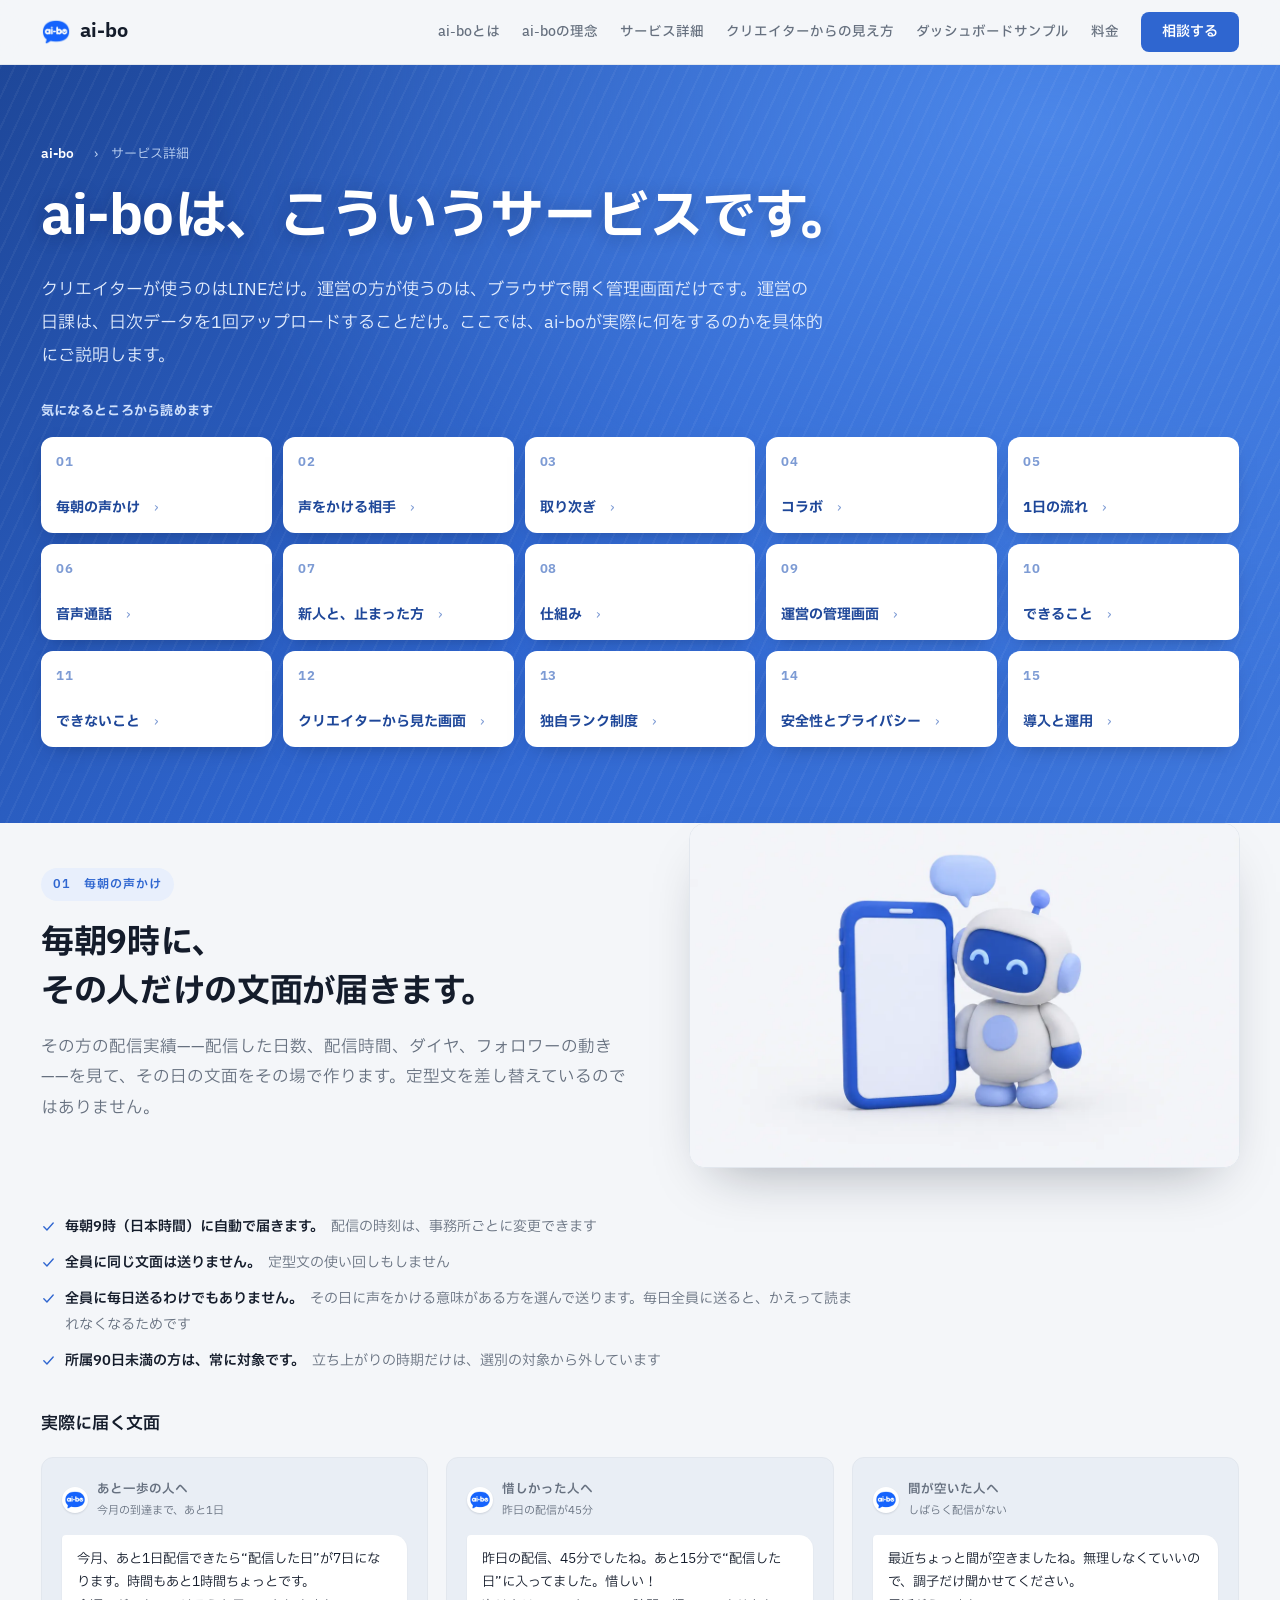
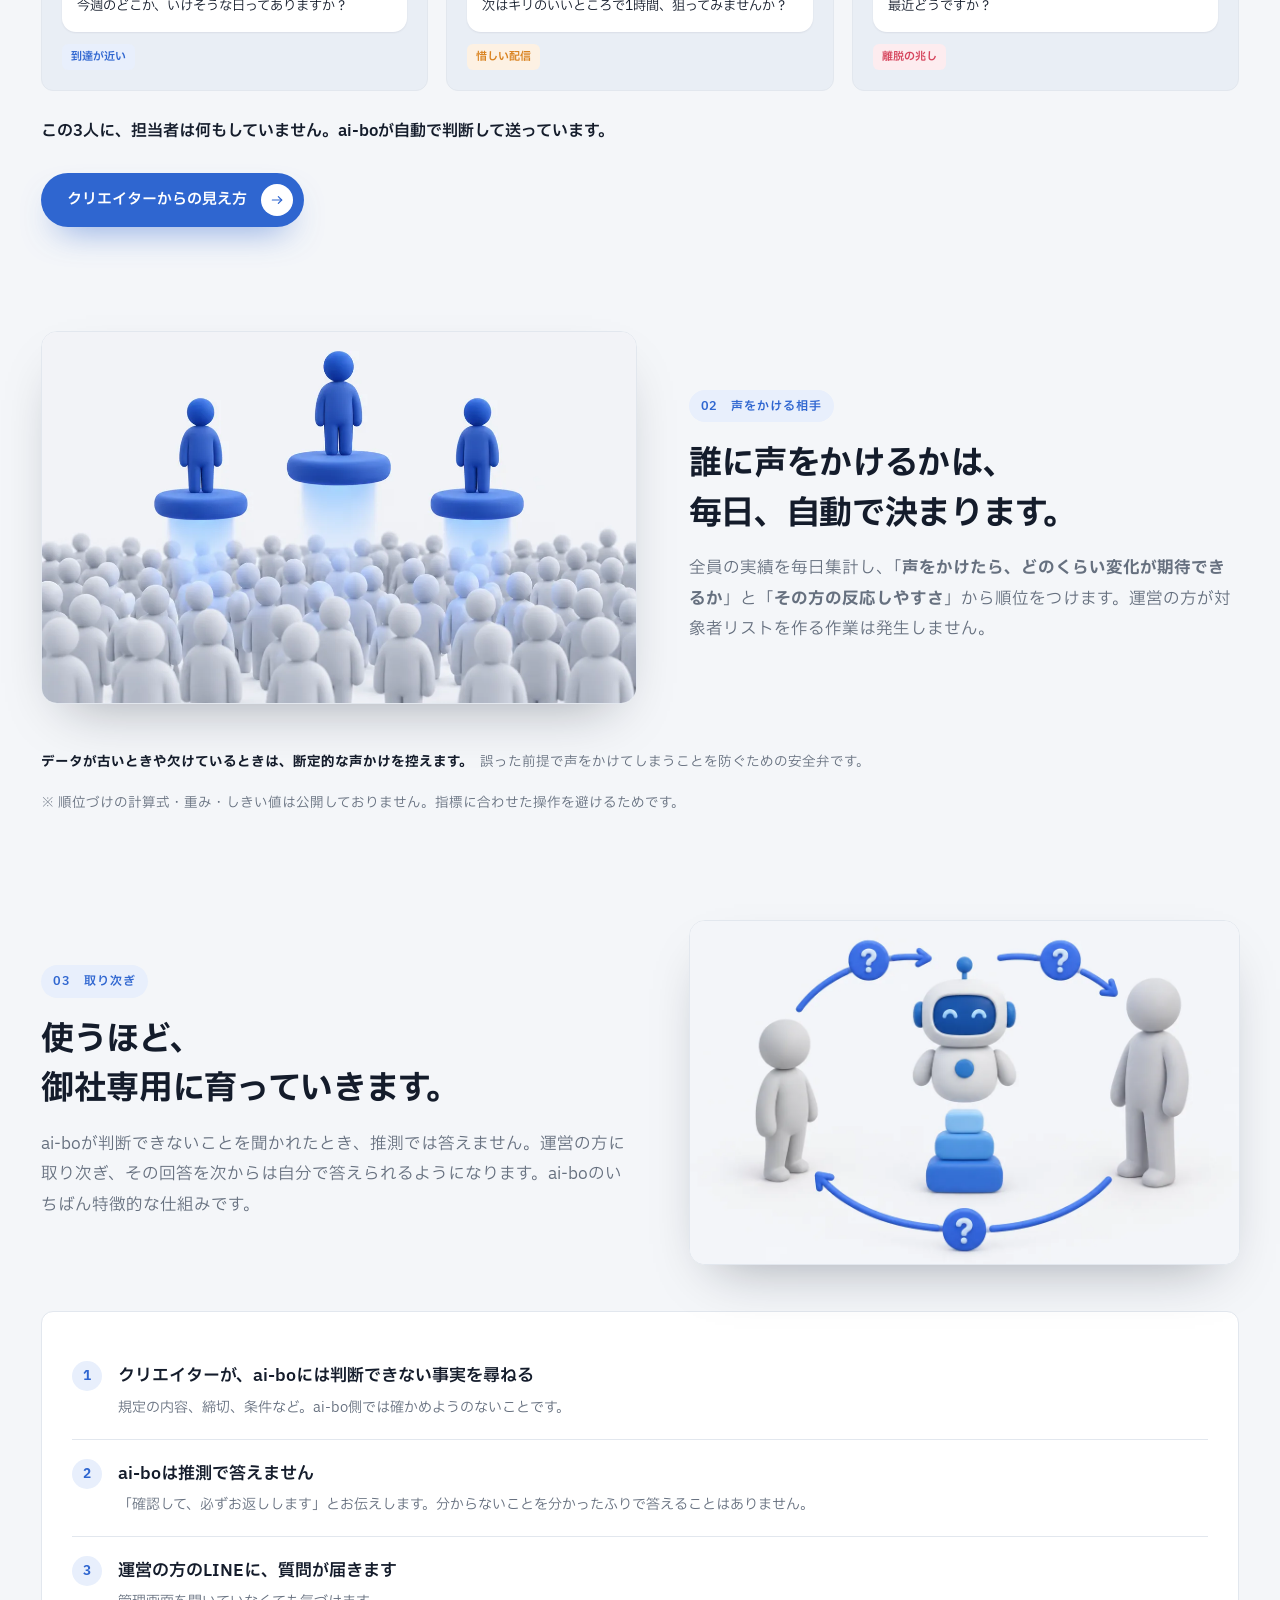
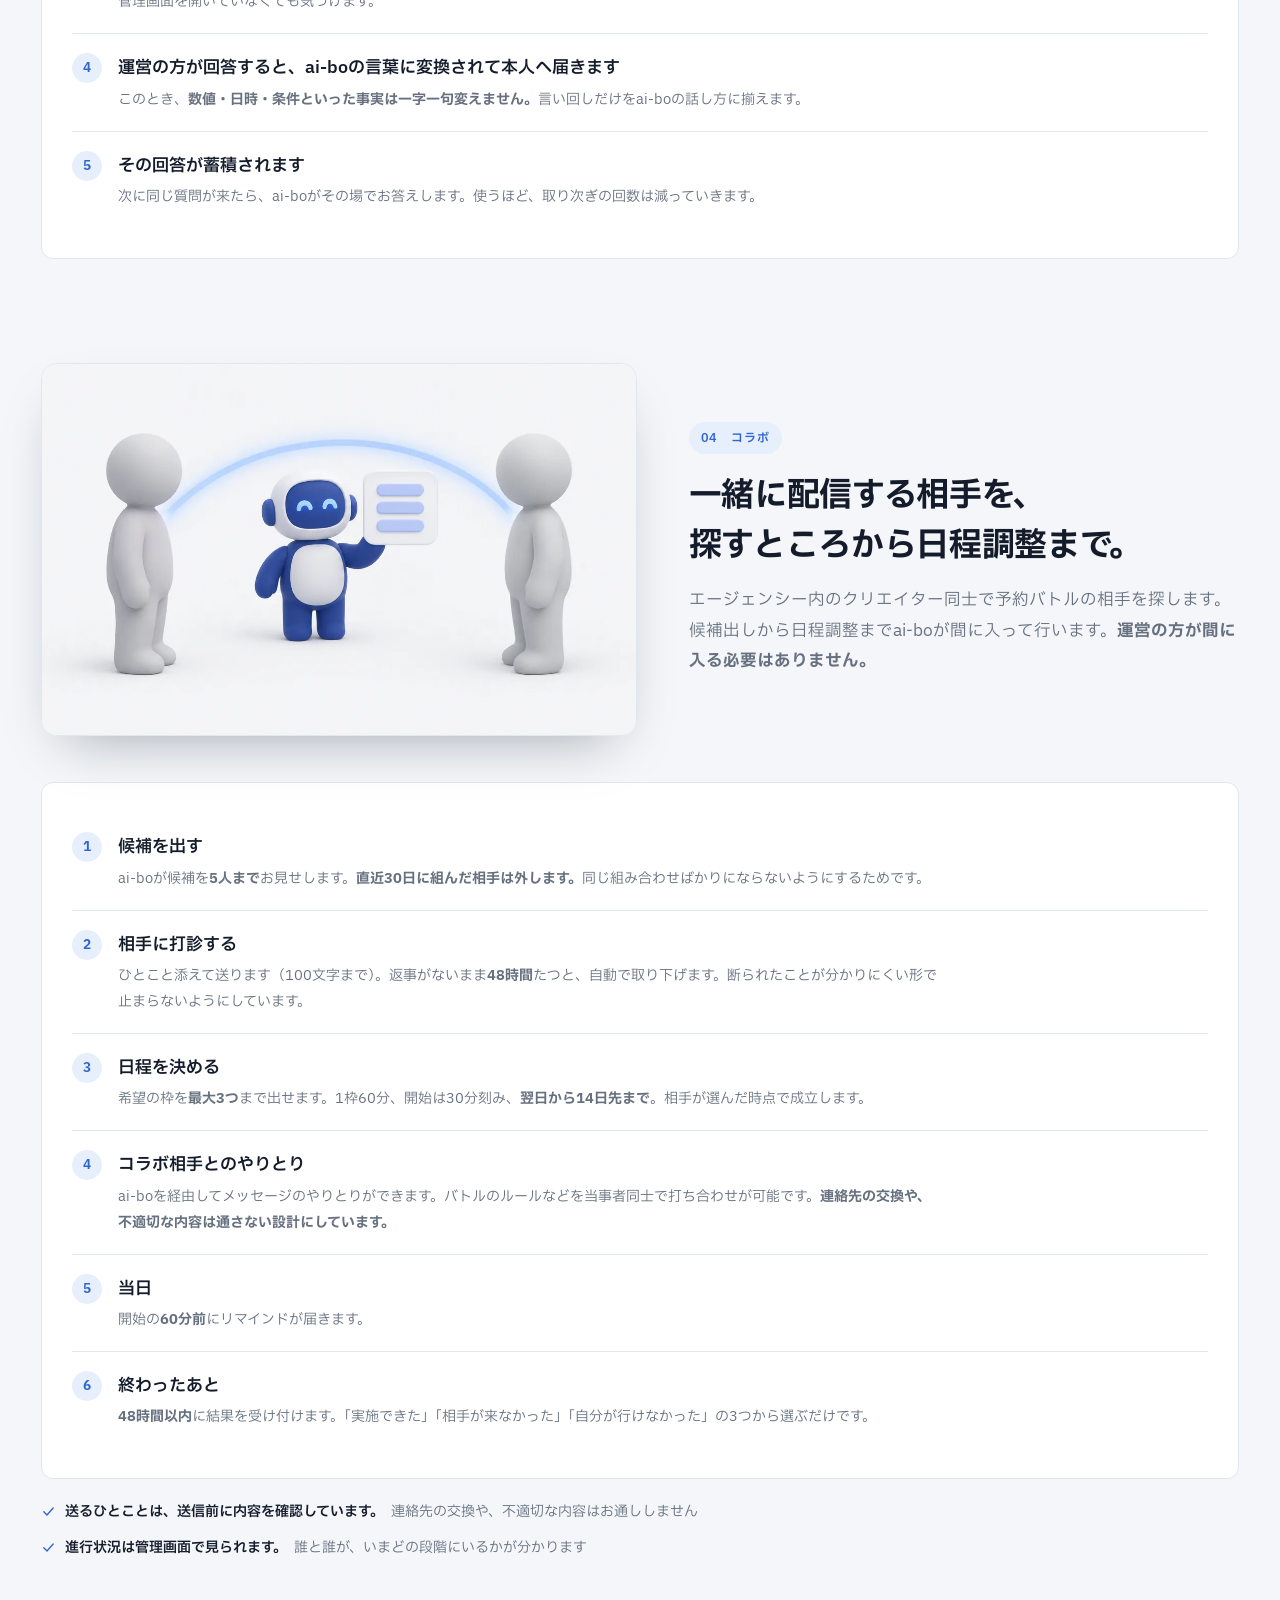
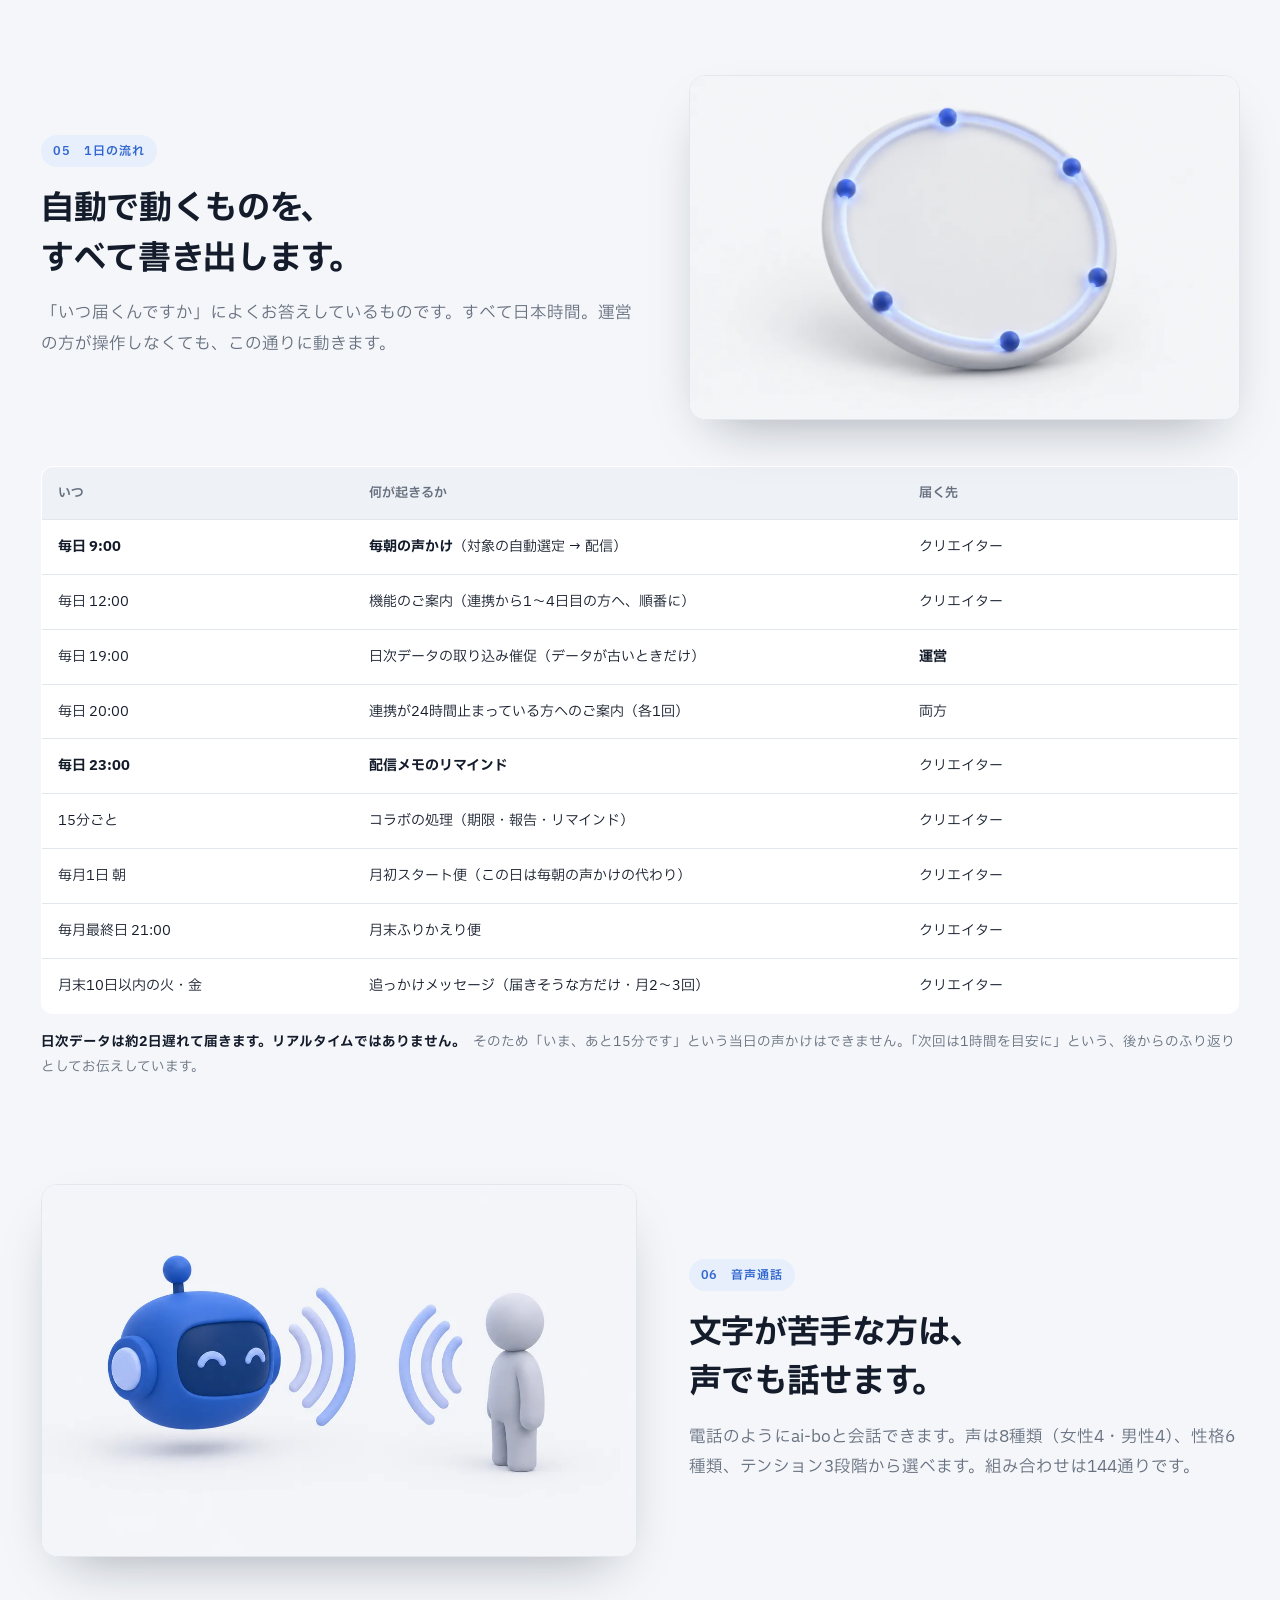
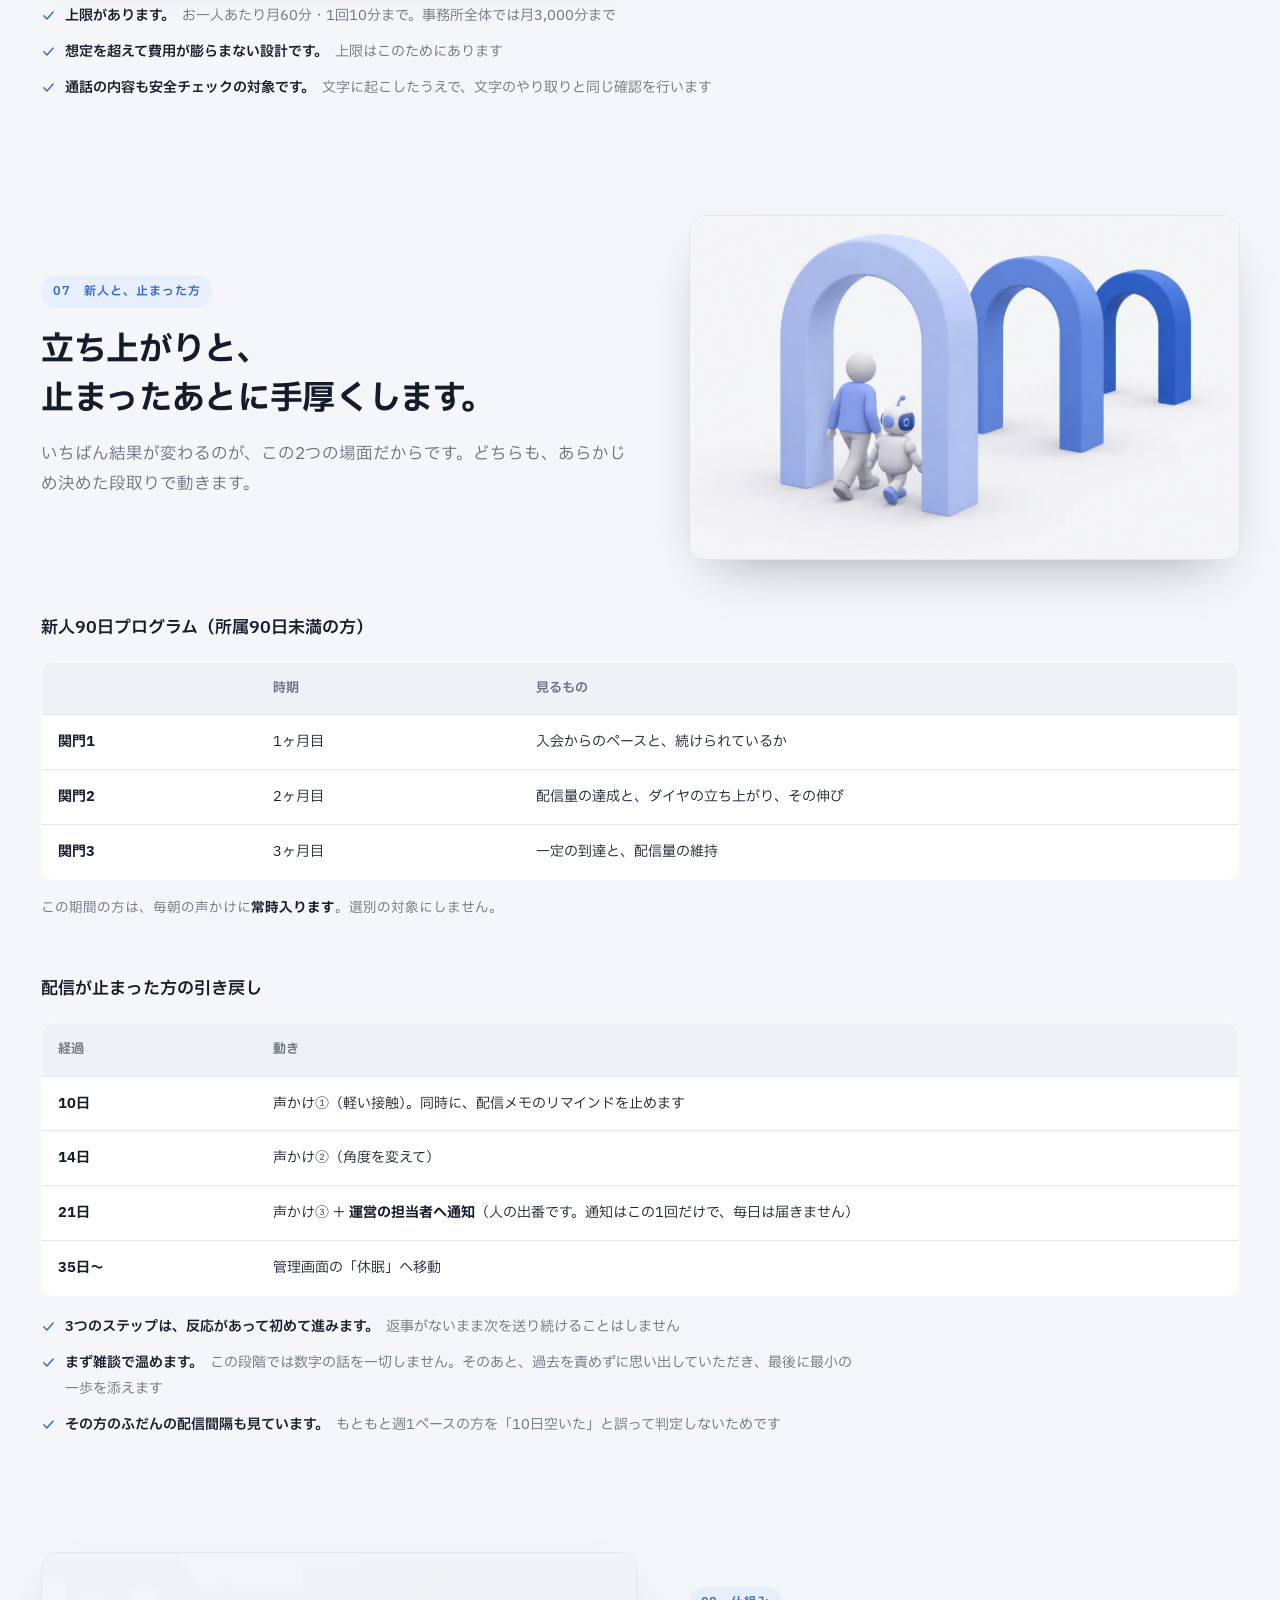
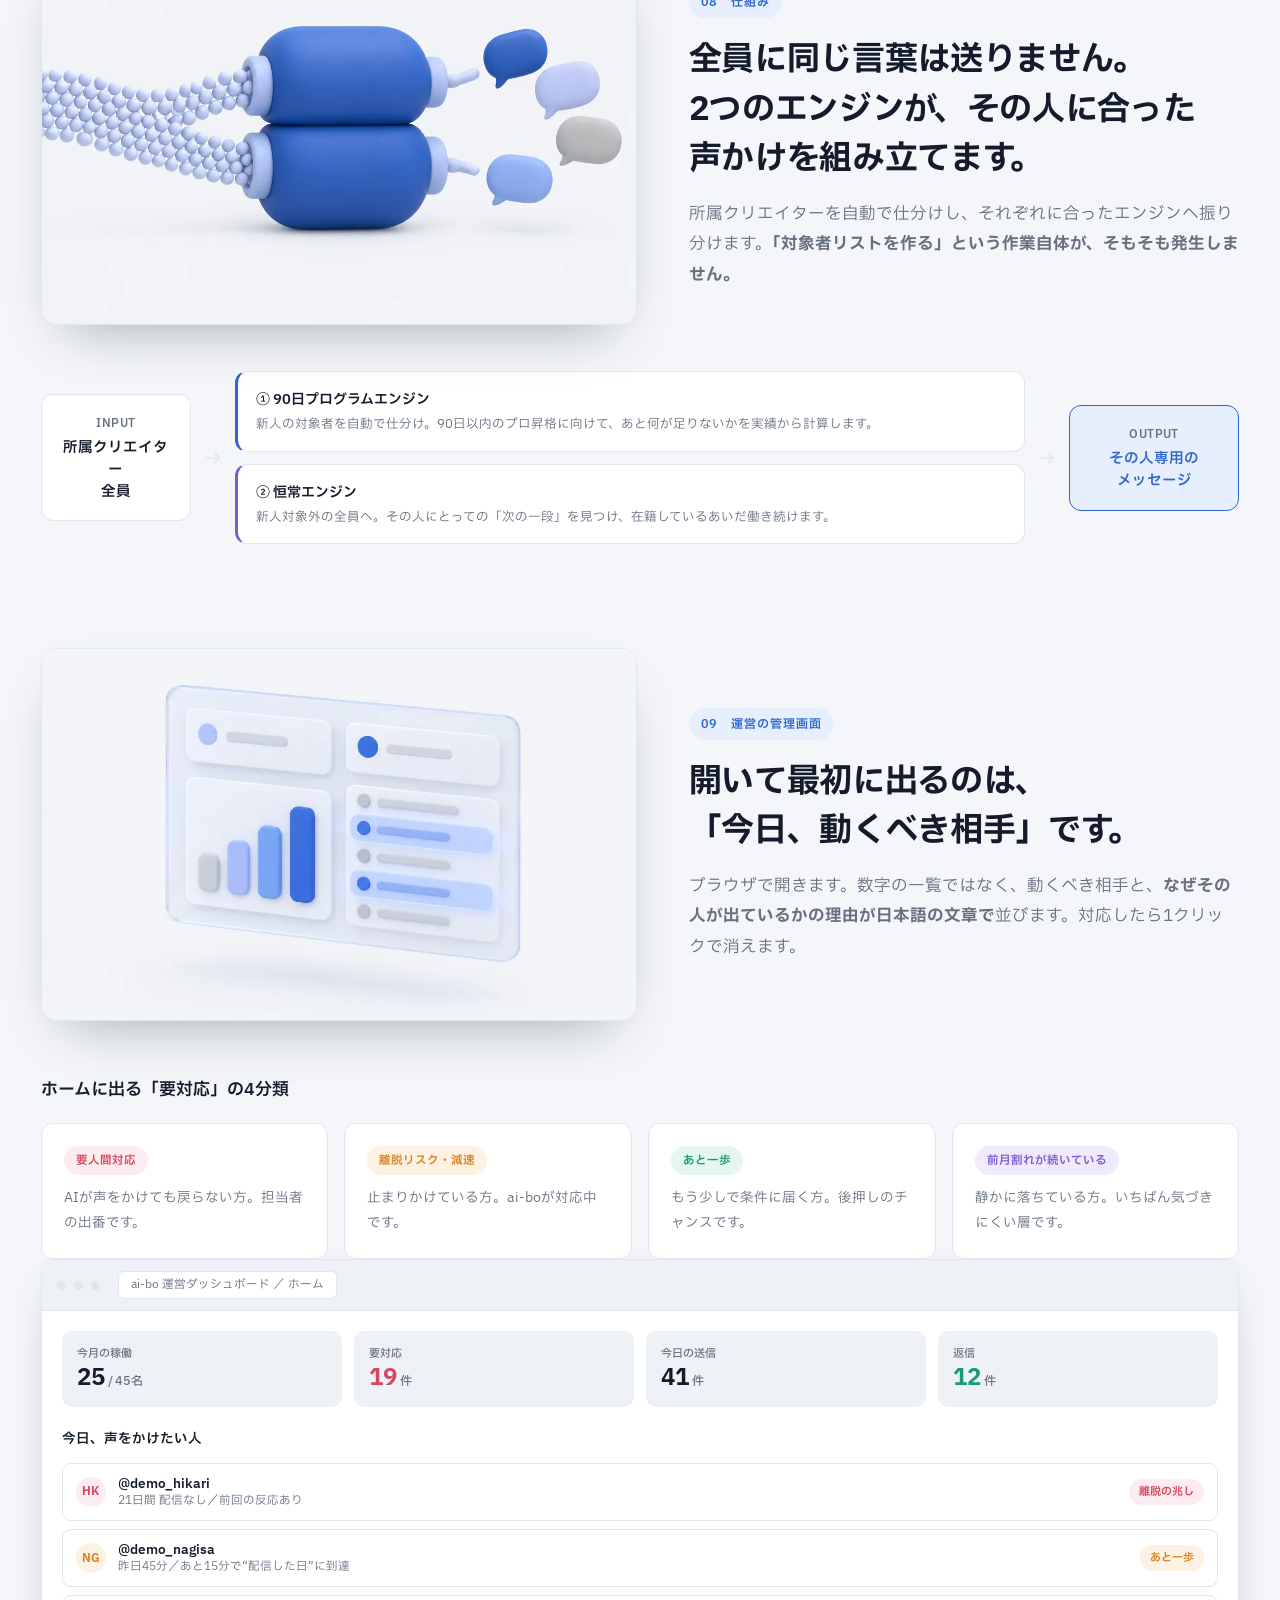
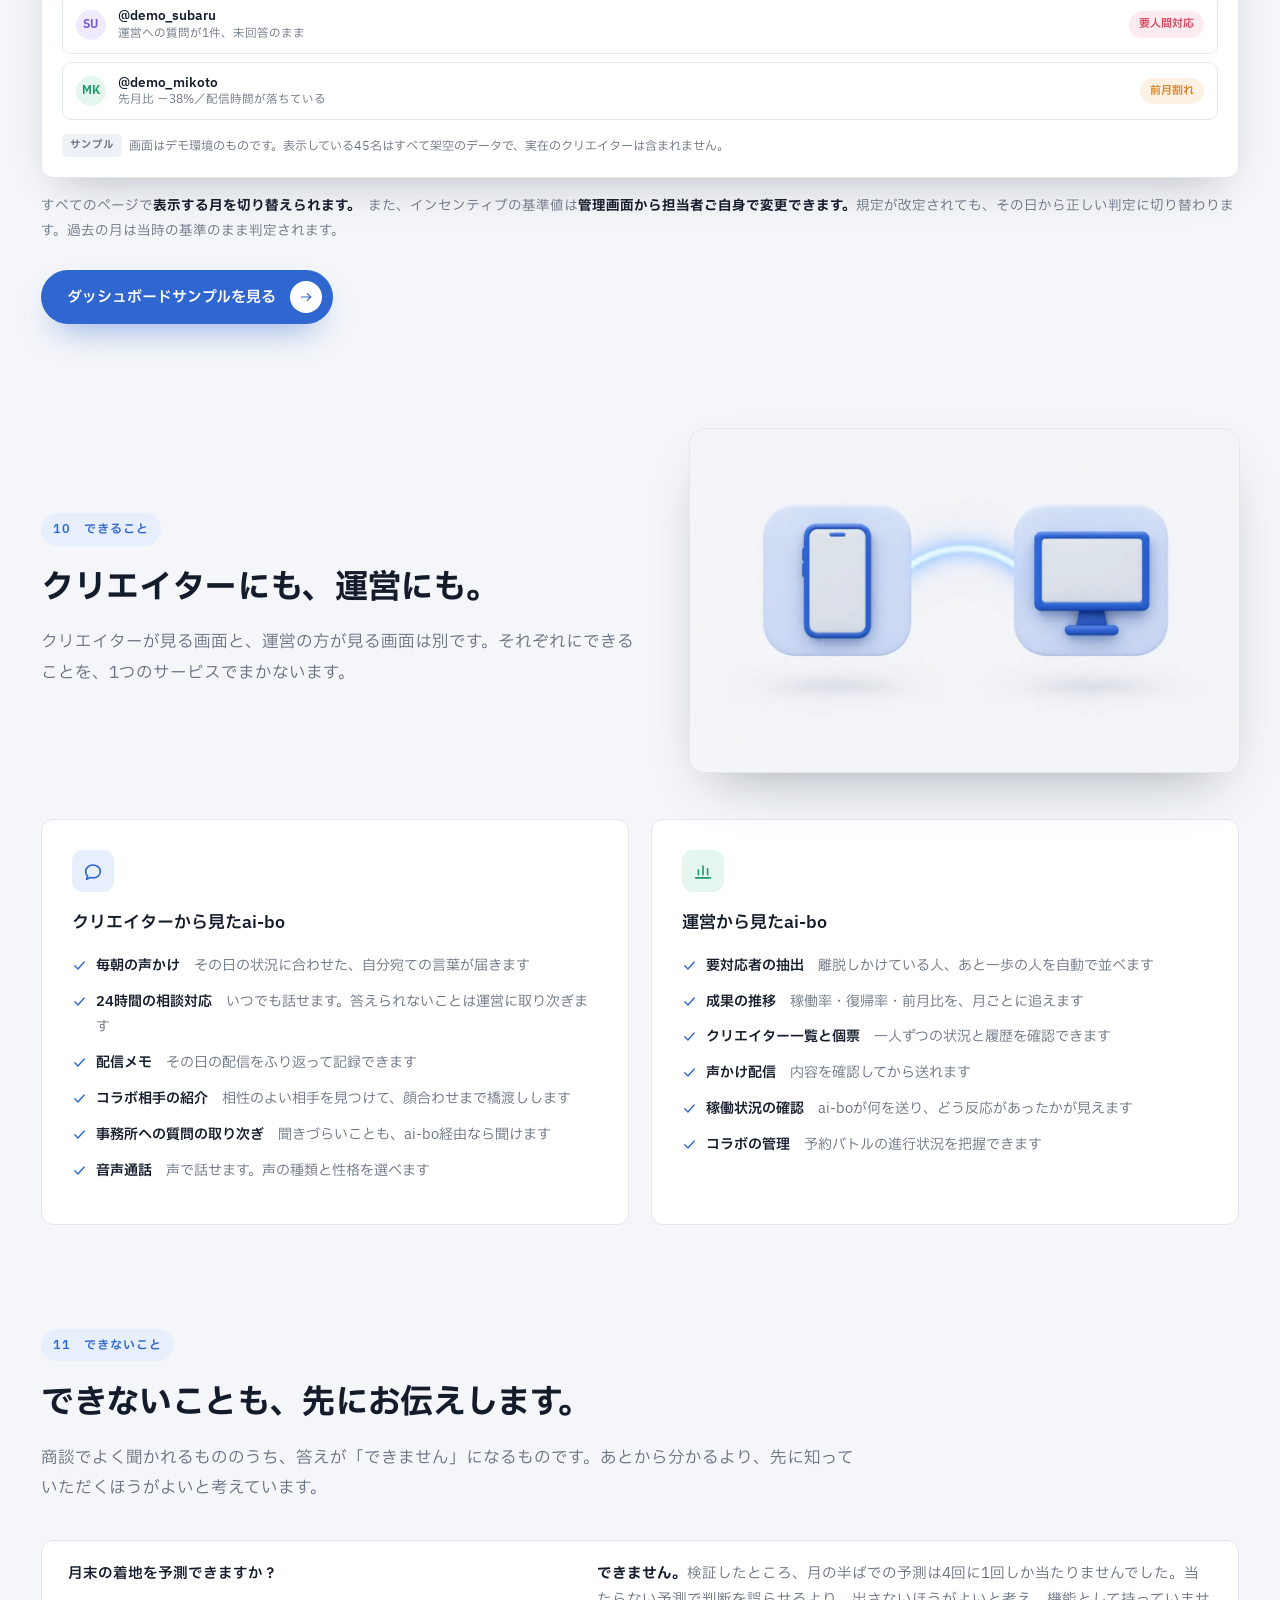
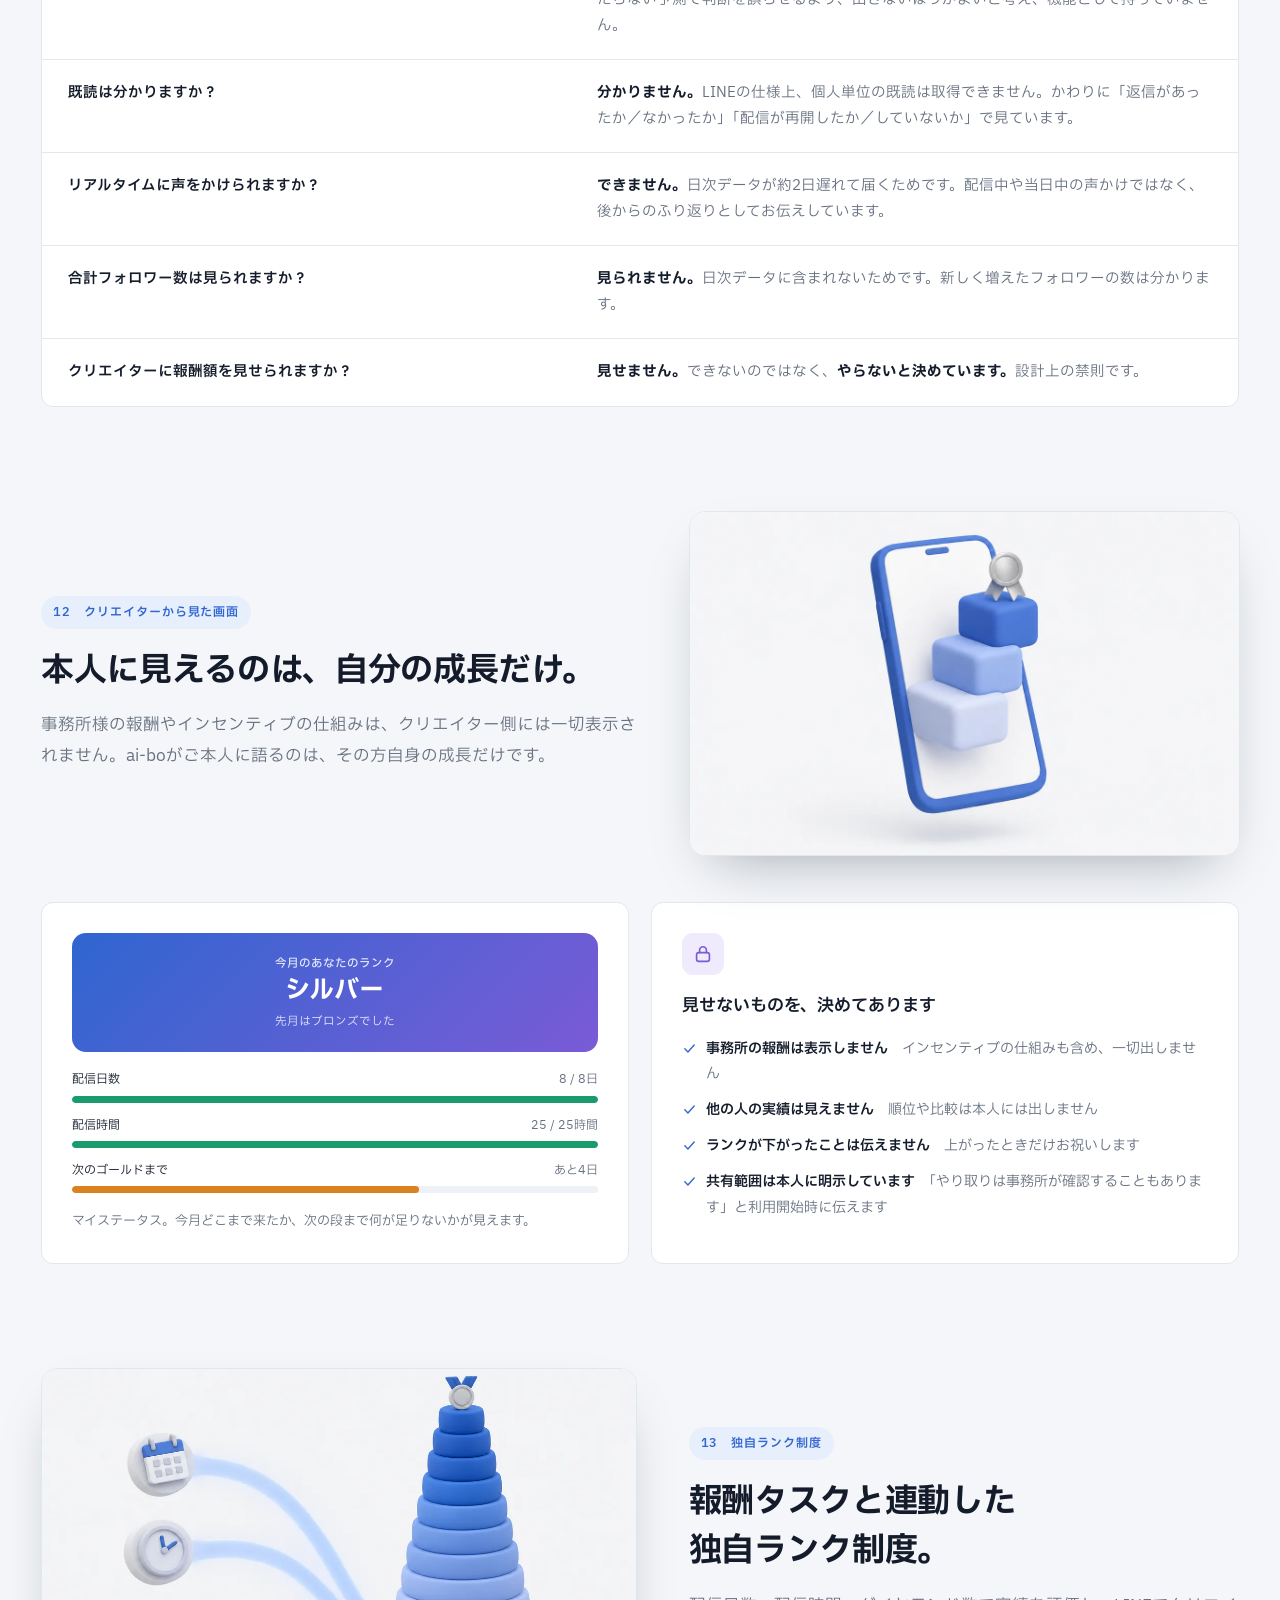
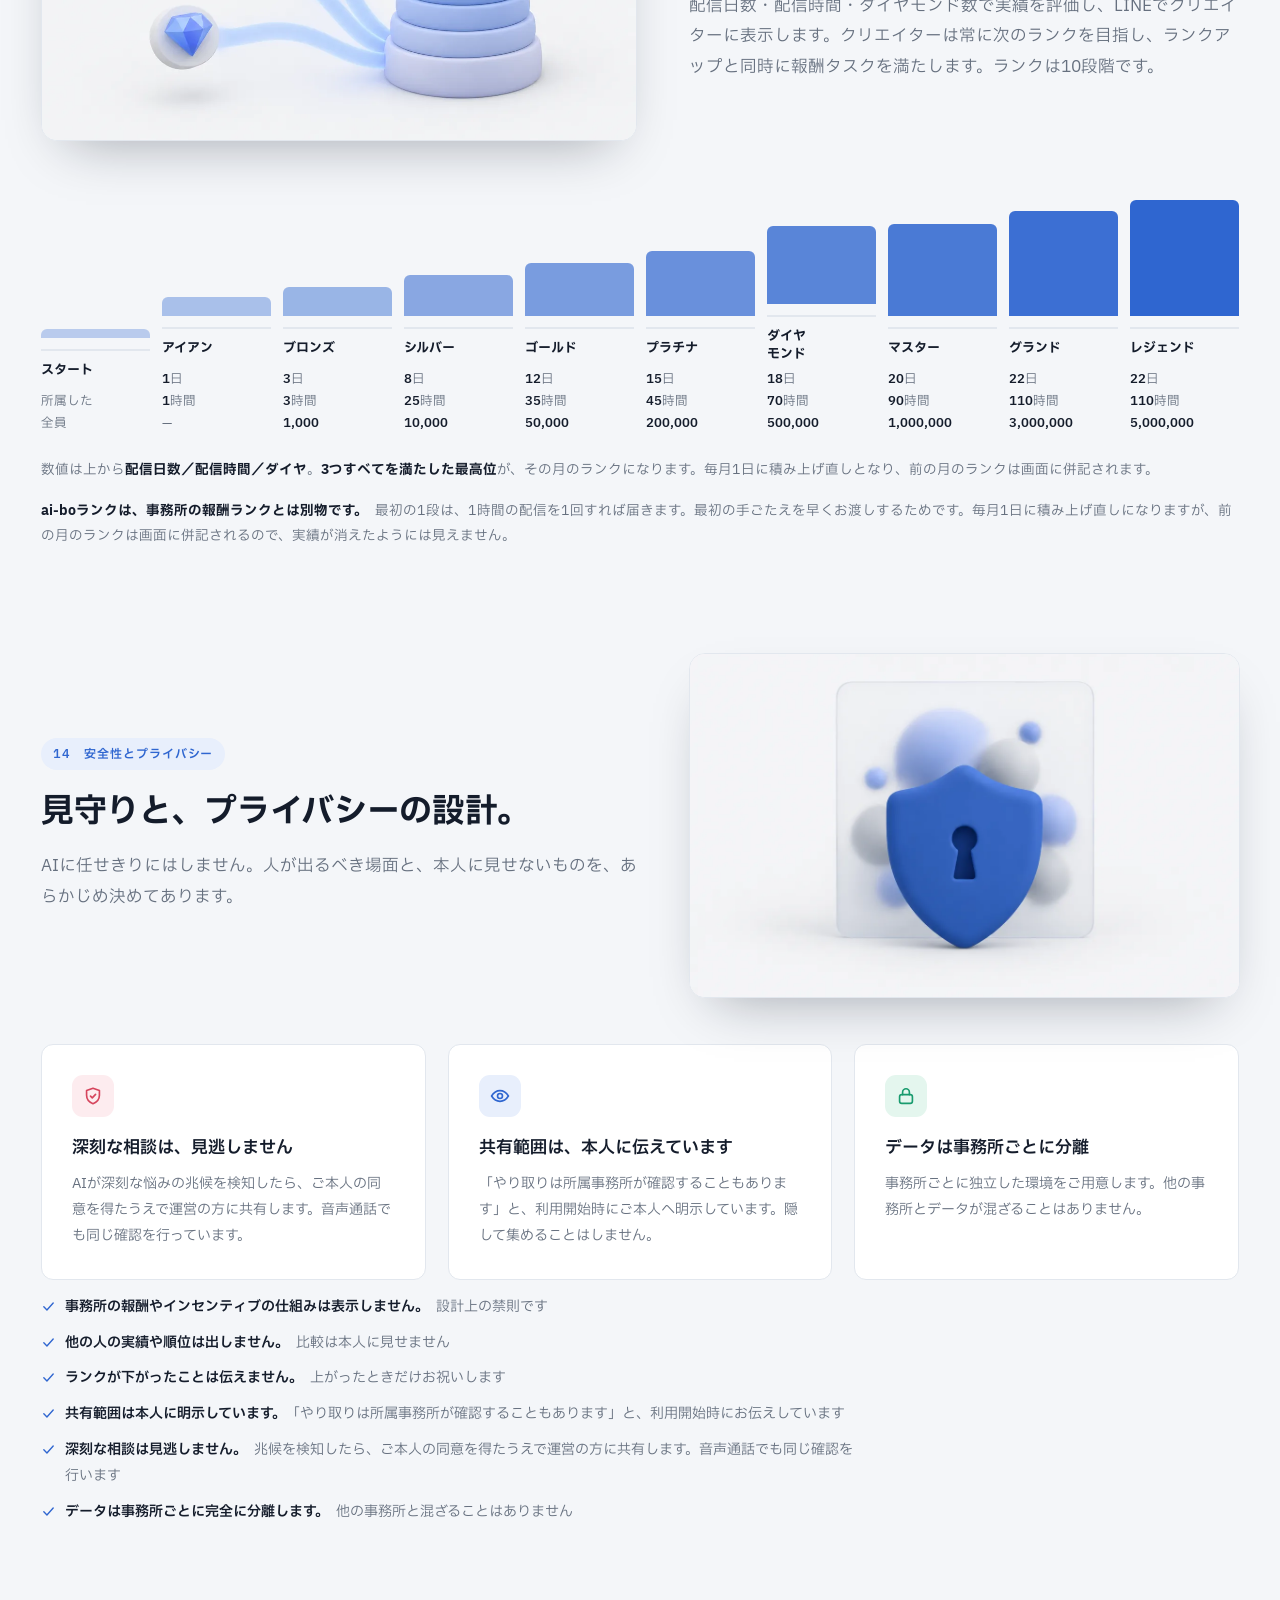
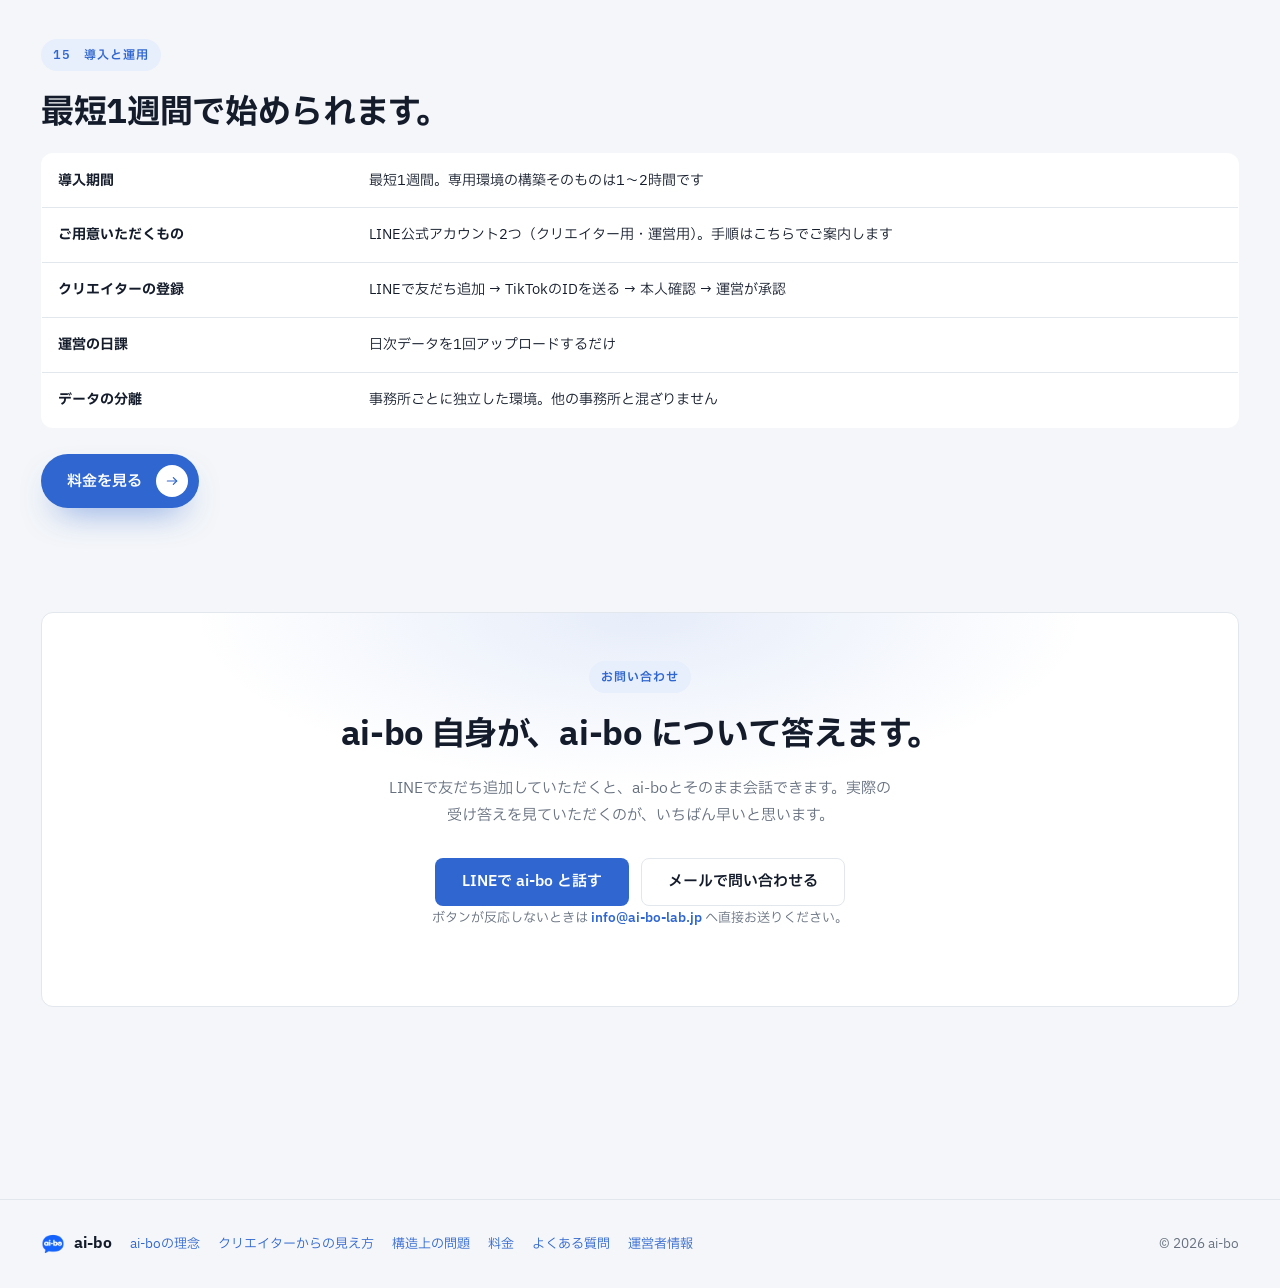
<file: service.html>
<!DOCTYPE html>
<html lang="ja">
<head>
<meta charset="utf-8">
<meta name="viewport" content="width=device-width, initial-scale=1">
<title>ai-boのサービス詳細｜TikTok LIVEエージェンシー向けAI伴走サービス</title>
<meta name="description" content="毎朝9時に届く声かけ、誰に声をかけるかの決め方、使うほど事務所専用に育つ取り次ぎ、音声通話、新人90日プログラム、運営の管理画面まで。ai-boが実際に何をするのかを具体的に説明します。">
<meta property="og:title" content="ai-boのサービス詳細｜TikTok LIVEエージェンシー向けAI伴走サービス">
<meta property="og:description" content="ai-boが実際に何をするのか。毎朝の声かけ、声かけ相手の決め方、取り次ぎ、音声通話、管理画面まで具体的に説明します。">
<meta property="og:type" content="article">
<meta property="og:locale" content="ja_JP">
<meta property="og:site_name" content="ai-bo">
<meta property="og:url" content="https://ai-bo-lab.jp/service.html">
<meta property="og:image" content="https://ai-bo-lab.jp/images/og.jpg">
<meta property="og:image:width" content="1200">
<meta property="og:image:height" content="630">
<meta name="twitter:card" content="summary_large_image">
<link rel="canonical" href="https://ai-bo-lab.jp/service.html">
<meta name="theme-color" content="#2f66d0" media="(prefers-color-scheme: light)">
<meta name="theme-color" content="#0f131a" media="(prefers-color-scheme: dark)">
<!-- ファビコン。Google検索に出すには「クロールできるファイル」が要る（2026-10-24）。
     以前は data: のインラインSVGだったため、Googleが取得できず検索結果でアイコンが出なかった。
     ⚠ SVGはGoogleの対応形式に入っていないので、PNGを必ず併記すること。 -->
<link rel="icon" href="favicon-96.png" type="image/png" sizes="96x96">
<link rel="icon" href="favicon-48.png" type="image/png" sizes="48x48">
<link rel="apple-touch-icon" href="favicon-192.png">
<link rel="preconnect" href="https://fonts.googleapis.com">
<link rel="preconnect" href="https://fonts.gstatic.com" crossorigin>
<link href="https://fonts.googleapis.com/css2?family=IBM+Plex+Sans+JP:wght@400;500;600;700&display=swap" rel="stylesheet">
<link rel="stylesheet" href="assets/style.css?v=20261026a">
<script src="assets/nav.js?v=20261026a" defer></script>
<!-- ▼ イラストの動き（2026-10-10）。元に戻すにはこの2行を消すだけ。assets/motion.css 参照 -->
<link rel="stylesheet" href="assets/motion.css?v=20261026a">
<script src="assets/motion.js?v=20261026a"></script>
<!-- ▲ イラストの動き ここまで -->
</head>
<body>

<!-- ══ icon sprite ══
     index.html / problem.html と同じ定義。CSSと違って静的なので各ページに複製している。
     触るときは全ページ。正本は assets/_sprite.html。 -->
<svg width="0" height="0" style="position:absolute" aria-hidden="true">
<defs>
  <g id="i-bot" fill="none" stroke="currentColor" stroke-width="1.8" stroke-linecap="round" stroke-linejoin="round">
    <rect x="4" y="8" width="16" height="12" rx="3"/><path d="M12 8V4.5"/><circle cx="12" cy="3" r="1.4"/>
    <circle cx="9" cy="13.5" r="1.1" fill="currentColor" stroke="none"/><circle cx="15" cy="13.5" r="1.1" fill="currentColor" stroke="none"/>
    <path d="M9.5 17h5"/>
  </g>
  <g id="i-users" fill="none" stroke="currentColor" stroke-width="1.8" stroke-linecap="round" stroke-linejoin="round">
    <path d="M16 19v-1.5a3.5 3.5 0 0 0-3.5-3.5h-5A3.5 3.5 0 0 0 4 17.5V19"/><circle cx="10" cy="8" r="3.2"/>
    <path d="M20 19v-1.5a3.5 3.5 0 0 0-2.6-3.4M15.5 5.2a3.2 3.2 0 0 1 0 5.6"/>
  </g>
  <g id="i-clock" fill="none" stroke="currentColor" stroke-width="1.8" stroke-linecap="round" stroke-linejoin="round">
    <circle cx="12" cy="12" r="8.4"/><path d="M12 7.4V12l3 1.8"/>
  </g>
  <g id="i-mega" fill="none" stroke="currentColor" stroke-width="1.8" stroke-linecap="round" stroke-linejoin="round">
    <path d="M4 10v4a1.5 1.5 0 0 0 1.5 1.5H8l6 4V6l-6 4H5.5A1.5 1.5 0 0 0 4 11.5Z"/><path d="M17.5 9.5a4 4 0 0 1 0 5"/>
  </g>
  <g id="i-chat" fill="none" stroke="currentColor" stroke-width="1.8" stroke-linecap="round" stroke-linejoin="round">
    <path d="M20 12.5c0 3.9-3.6 7-8 7a9 9 0 0 1-2.6-.4L5 21l1.2-3.3A6.6 6.6 0 0 1 4 12.5c0-3.9 3.6-7 8-7s8 3.1 8 7Z"/>
  </g>
  <g id="i-radar" fill="none" stroke="currentColor" stroke-width="1.8" stroke-linecap="round" stroke-linejoin="round">
    <path d="M19.8 10a8.3 8.3 0 1 0-3.3 8.4"/><path d="M16.6 11.2A4.8 4.8 0 1 0 13 16.6"/><circle cx="12" cy="12" r="1.4" fill="currentColor" stroke="none"/><path d="M12 12l6.5-5.2"/>
  </g>
  <g id="i-chart" fill="none" stroke="currentColor" stroke-width="1.8" stroke-linecap="round" stroke-linejoin="round">
    <path d="M4 19.5h16"/><path d="M7 16V11"/><path d="M12 16V6.5"/><path d="M17 16v-6.5"/>
  </g>
  <g id="i-shield" fill="none" stroke="currentColor" stroke-width="1.8" stroke-linecap="round" stroke-linejoin="round">
    <path d="M12 3.5l7 2.6v5.2c0 4.3-2.9 7.6-7 9.2-4.1-1.6-7-4.9-7-9.2V6.1Z"/><path d="M9.3 12.2l1.9 1.9 3.6-3.8"/>
  </g>
  <g id="i-lock" fill="none" stroke="currentColor" stroke-width="1.8" stroke-linecap="round" stroke-linejoin="round">
    <rect x="5" y="10.5" width="14" height="9.5" rx="2.4"/><path d="M8.3 10.5V7.8a3.7 3.7 0 1 1 7.4 0v2.7"/>
  </g>
  <g id="i-eye" fill="none" stroke="currentColor" stroke-width="1.8" stroke-linecap="round" stroke-linejoin="round">
    <path d="M2.8 12S6.4 6.2 12 6.2 21.2 12 21.2 12 17.6 17.8 12 17.8 2.8 12 2.8 12Z"/><circle cx="12" cy="12" r="2.7"/>
  </g>
  <g id="i-check" fill="none" stroke="currentColor" stroke-width="2.2" stroke-linecap="round" stroke-linejoin="round">
    <path d="M4.5 12.5l5 5 10-11"/>
  </g>
  <g id="i-arr" fill="none" stroke="currentColor" stroke-width="1.8" stroke-linecap="round" stroke-linejoin="round">
    <path d="M5 12h14"/><path d="M14 7l5 5-5 5"/>
  </g>
</defs>
</svg>

<header>
  <div class="wrap hd">
    <a href="index.html" class="logo">
      <span class="dot"><img class="bot" src="images/ai-bo-logo.webp" alt="" width="16" height="16" loading="lazy" decoding="async"></span>
      ai-bo
    </a>
    <button class="navtoggle" id="navToggle" type="button"
            aria-expanded="false" aria-controls="sitenav" aria-label="メニューを開く">
      <span></span><span></span><span></span>
    </button>
    <nav id="sitenav">
      <a href="index.html#about" class="nav-link">ai-boとは</a>
      <a href="philosophy.html" class="nav-link">ai-boの理念</a>
      <a href="#top" class="nav-link">サービス詳細</a>
      <a href="line-demo.html" class="nav-link">クリエイターからの見え方</a>
      <a href="dashboard.html" class="nav-link">ダッシュボードサンプル</a>
      <a href="index.html#price" class="nav-link">料金</a>
      <a href="https://lin.ee/x7dkQQq" target="_blank" rel="noopener" class="btn btn-primary">相談する</a>
    </nav>
  </div>
</header>

<main id="top">

<!-- ══ PAGE HEAD ══ -->
<!-- ══ ページ最上部の帯ヘッダー（2026-10-24）══
     トップページのヒーローと同じ作り。見出し＋説明＋15節への入口をひとまとめにした。
     もくじのタイルは、押すとその節へ飛ぶ。
     ⚠ 節を増やす・並べ替えるときは、ここの並びも必ず合わせること。 -->
<section class="hero hero-band pagehero">
  <div class="wrap">
    <p class="crumb"><a href="index.html">ai-bo</a>　›　サービス詳細</p>
    <h1 class="chunk"><span>ai-boは、</span><span>こういうサービスです。</span></h1>
    <p class="sub">クリエイターが使うのはLINEだけ。運営の方が使うのは、ブラウザで開く管理画面だけです。運営の日課は、日次データを1回アップロードすることだけ。ここでは、ai-boが実際に何をするのかを具体的にご説明します。</p>
    <p class="toc-lead">気になるところから読めます</p>
    <div class="toc-grid">
      <a class="toc-card" href="#samples"><span class="n">01</span><span class="t">毎朝の声かけ</span></a>
      <a class="toc-card" href="#target"><span class="n">02</span><span class="t">声をかける相手</span></a>
      <a class="toc-card" href="#relay"><span class="n">03</span><span class="t">取り次ぎ</span></a>
      <a class="toc-card" href="#collab"><span class="n">04</span><span class="t">コラボ</span></a>
      <a class="toc-card" href="#flow"><span class="n">05</span><span class="t">1日の流れ</span></a>
      <a class="toc-card" href="#voice"><span class="n">06</span><span class="t">音声通話</span></a>
      <a class="toc-card" href="#newbie"><span class="n">07</span><span class="t">新人と、止まった方</span></a>
      <a class="toc-card" href="#engine"><span class="n">08</span><span class="t">仕組み</span></a>
      <a class="toc-card" href="#dashboard"><span class="n">09</span><span class="t">運営の管理画面</span></a>
      <a class="toc-card" href="#features"><span class="n">10</span><span class="t">できること</span></a>
      <a class="toc-card" href="#limits"><span class="n">11</span><span class="t">できないこと</span></a>
      <a class="toc-card" href="#status"><span class="n">12</span><span class="t">クリエイターから見た画面</span></a>
      <a class="toc-card" href="#rank"><span class="n">13</span><span class="t">独自ランク制度</span></a>
      <a class="toc-card" href="#safety"><span class="n">14</span><span class="t">安全性とプライバシー</span></a>
      <a class="toc-card" href="#steps"><span class="n">15</span><span class="t">導入と運用</span></a>
    </div>
  </div>
</section>

<!-- ══ ① 毎朝の声かけ ══ -->
<section id="samples">
  <div class="wrap">
    <div class="split">
      <div class="txt">
        <span class="eyebrow">01　毎朝の声かけ</span>
        <h2>毎朝9時に、<br>その人だけの文面が届きます。</h2>
        <p class="lead">その方の配信実績——配信した日数、配信時間、ダイヤ、フォロワーの動き——を見て、その日の文面をその場で作ります。定型文を差し替えているのではありません。</p>
      </div>
      <figure class="fig">
        <img src="images/s2-line.webp" width="1168" height="880" loading="lazy" decoding="async" alt="スマートフォンの横に小さなロボットが並んで立ち、間に吹き出しが浮かんでいる図">
      </figure>
    </div>
    <ul class="plain" style="max-width:var(--measure)">
      <li><svg width="15" height="15" viewBox="0 0 24 24"><use href="#i-check"/></svg><b>毎朝9時（日本時間）に自動で届きます。</b>　配信の時刻は、事務所ごとに変更できます</li>
      <li><svg width="15" height="15" viewBox="0 0 24 24"><use href="#i-check"/></svg><b>全員に同じ文面は送りません。</b>　定型文の使い回しもしません</li>
      <li><svg width="15" height="15" viewBox="0 0 24 24"><use href="#i-check"/></svg><b>全員に毎日送るわけでもありません。</b>　その日に声をかける意味がある方を選んで送ります。毎日全員に送ると、かえって読まれなくなるためです</li>
      <li><svg width="15" height="15" viewBox="0 0 24 24"><use href="#i-check"/></svg><b>所属90日未満の方は、常に対象です。</b>　立ち上がりの時期だけは、選別の対象から外しています</li>
    </ul>

    <!-- 2026-10-24 「実際に届く文面」から移設。見出しブロックは廃止 -->
    <p class="sec-sub" style="margin-top:34px">実際に届く文面</p>
    <div class="samples">
      <div class="sample">
        <div class="who">
          <span class="av"><img class="bot" src="images/ai-bo-logo.webp" alt="" width="15" height="15" loading="lazy" decoding="async"></span>
          <span><b>あと一歩の人へ</b><br><span>今月の到達まで、あと1日</span></span>
        </div>
        <div class="bub">今月、あと1日配信できたら“配信した日”が7日になります。時間もあと1時間ちょっとです。
今週のどこか、いけそうな日ってありますか？</div>
        <span class="tag" style="background:var(--accent-soft); color:var(--accent)">到達が近い</span>
      </div>
      <div class="sample">
        <div class="who">
          <span class="av"><img class="bot" src="images/ai-bo-logo.webp" alt="" width="15" height="15" loading="lazy" decoding="async"></span>
          <span><b>惜しかった人へ</b><br><span>昨日の配信が45分</span></span>
        </div>
        <div class="bub">昨日の配信、45分でしたね。あと15分で“配信した日”に入ってました。惜しい！
次はキリのいいところで1時間、狙ってみませんか？</div>
        <span class="tag" style="background:var(--orange-soft); color:var(--orange)">惜しい配信</span>
      </div>
      <div class="sample">
        <div class="who">
          <span class="av"><img class="bot" src="images/ai-bo-logo.webp" alt="" width="15" height="15" loading="lazy" decoding="async"></span>
          <span><b>間が空いた人へ</b><br><span>しばらく配信がない</span></span>
        </div>
        <div class="bub">最近ちょっと間が空きましたね。無理しなくていいので、調子だけ聞かせてください。
最近どうですか？</div>
        <span class="tag" style="background:var(--red-soft); color:var(--red)">離脱の兆し</span>
      </div>
    </div>
    <p class="lead" style="margin:26px 0 0; color:var(--text); font-weight:600; font-size:16px">
      この3人に、担当者は何もしていません。ai-boが自動で判断して送っています。
    </p>
    <div class="more">
      <a href="line-demo.html" class="btn-pill">クリエイターからの見え方<span class="ar"><svg width="16" height="16" viewBox="0 0 24 24"><use href="#i-arr"/></svg></span></a>
    </div>
  </div>
</section>

<!-- ══ ② 声をかける相手の決め方 ══ -->
<section id="target">
  <div class="wrap">
    <div class="split rev">
      <div class="txt">
        <span class="eyebrow">02　声をかける相手</span>
        <h2>誰に声をかけるかは、<br>毎日、自動で決まります。</h2>
        <p class="lead">全員の実績を毎日集計し、「<b>声をかけたら、どのくらい変化が期待できるか</b>」と「<b>その方の反応しやすさ</b>」から順位をつけます。運営の方が対象者リストを作る作業は発生しません。</p>
      </div>
      <figure class="fig">
        <img src="images/s3-select.webp" width="1168" height="880" loading="lazy" decoding="async" alt="大勢の人の中から3人だけが青い台に持ち上げられ、光が当たっている図">
      </figure>
    </div>
    <p class="note-s"><b style="color:var(--text)">データが古いときや欠けているときは、断定的な声かけを控えます。</b>　誤った前提で声をかけてしまうことを防ぐための安全弁です。</p>
    <p class="note-s">※ 順位づけの計算式・重み・しきい値は公開しておりません。指標に合わせた操作を避けるためです。</p>
  </div>
</section>

<!-- ══ ③ 取り次ぎ ══ -->
<section id="relay">
  <div class="wrap">
    <div class="split">
      <div class="txt">
        <span class="eyebrow">03　取り次ぎ</span>
        <h2>使うほど、<br>御社専用に育っていきます。</h2>
        <p class="lead">ai-boが判断できないことを聞かれたとき、推測では答えません。運営の方に取り次ぎ、その回答を次からは自分で答えられるようになります。ai-boのいちばん特徴的な仕組みです。</p>
      </div>
      <figure class="fig">
        <img src="images/s4-relay.webp" width="1168" height="880" loading="lazy" decoding="async" alt="人からロボット、ロボットから人へと「？」が循環し、ロボットの足元に青いブロックが積み上がっていく図">
      </figure>
    </div>
    <div class="card">
      <div class="step"><div class="n">1</div><div><h3>クリエイターが、ai-boには判断できない事実を尋ねる</h3><p>規定の内容、締切、条件など。ai-bo側では確かめようのないことです。</p></div></div>
      <div class="step"><div class="n">2</div><div><h3>ai-boは推測で答えません</h3><p>「確認して、必ずお返しします」とお伝えします。分からないことを分かったふりで答えることはありません。</p></div></div>
      <div class="step"><div class="n">3</div><div><h3>運営の方のLINEに、質問が届きます</h3><p>管理画面を開いていなくても気づけます。</p></div></div>
      <div class="step"><div class="n">4</div><div><h3>運営の方が回答すると、ai-boの言葉に変換されて本人へ届きます</h3><p>このとき、<b>数値・日時・条件といった事実は一字一句変えません。</b>言い回しだけをai-boの話し方に揃えます。</p></div></div>
      <div class="step"><div class="n">5</div><div><h3>その回答が蓄積されます</h3><p>次に同じ質問が来たら、ai-boがその場でお答えします。使うほど、取り次ぎの回数は減っていきます。</p></div></div>
    </div>
  </div>
</section>

<!-- ══ ④ コラボ ══ -->
<section id="collab">
  <div class="wrap">
    <div class="split rev">
      <div class="txt">
        <span class="eyebrow">04　コラボ</span>
        <h2>一緒に配信する相手を、<br>探すところから日程調整まで。</h2>
        <p class="lead">エージェンシー内のクリエイター同士で予約バトルの相手を探します。候補出しから日程調整までai-boが間に入って行います。<b>運営の方が間に入る必要はありません。</b></p>
      </div>
      <figure class="fig">
        <img src="images/s7-collab.webp" width="1168" height="880" loading="lazy" decoding="async" alt="2人の人型の間で小さなロボットが日程候補のカードを掲げ、2人を青い弧が結んでいる図">
      </figure>
    </div>
    <div class="card">
      <div class="step"><div class="n">1</div><div><h3>候補を出す</h3><p>ai-boが候補を<b>5人まで</b>お見せします。<b>直近30日に組んだ相手は外します。</b>同じ組み合わせばかりにならないようにするためです。</p></div></div>
      <div class="step"><div class="n">2</div><div><h3>相手に打診する</h3><p>ひとこと添えて送ります（100文字まで）。返事がないまま<b>48時間</b>たつと、自動で取り下げます。断られたことが分かりにくい形で止まらないようにしています。</p></div></div>
      <div class="step"><div class="n">3</div><div><h3>日程を決める</h3><p>希望の枠を<b>最大3つ</b>まで出せます。1枠60分、開始は30分刻み、<b>翌日から14日先まで</b>。相手が選んだ時点で成立します。</p></div></div>
      <div class="step"><div class="n">4</div><div><h3>コラボ相手とのやりとり</h3><p>ai-boを経由してメッセージのやりとりができます。バトルのルールなどを当事者同士で打ち合わせが可能です。<b>連絡先の交換や、不適切な内容は通さない設計にしています。</b></p></div></div>
      <div class="step"><div class="n">5</div><div><h3>当日</h3><p>開始の<b>60分前</b>にリマインドが届きます。</p></div></div>
      <div class="step"><div class="n">6</div><div><h3>終わったあと</h3><p><b>48時間以内</b>に結果を受け付けます。「実施できた」「相手が来なかった」「自分が行けなかった」の3つから選ぶだけです。</p></div></div>
    </div>
    <ul class="plain" style="max-width:var(--measure); margin-top:20px">
      <li><svg width="15" height="15" viewBox="0 0 24 24"><use href="#i-check"/></svg><b>送るひとことは、送信前に内容を確認しています。</b>　連絡先の交換や、不適切な内容はお通ししません</li>
      <li><svg width="15" height="15" viewBox="0 0 24 24"><use href="#i-check"/></svg><b>進行状況は管理画面で見られます。</b>　誰と誰が、いまどの段階にいるかが分かります</li>
    </ul>
  </div>
</section>

<!-- ══ ⑤ 1日の流れ ══ -->
<section id="flow">
  <div class="wrap">
    <div class="split">
      <div class="txt">
        <span class="eyebrow">05　1日の流れ</span>
        <h2>自動で動くものを、<br>すべて書き出します。</h2>
        <p class="lead">「いつ届くんですか」によくお答えしているものです。すべて日本時間。運営の方が操作しなくても、この通りに動きます。</p>
      </div>
      <figure class="fig">
        <img src="images/s1-day.webp" width="1168" height="880" loading="lazy" decoding="async" alt="円形の文字盤の周りに青い印がいくつか並び、1日の周期を表している図">
      </figure>
    </div>
    <div class="tblwrap">
      <table>
        <thead><tr><th style="width:26%">いつ</th><th style="width:46%">何が起きるか</th><th style="width:28%">届く先</th></tr></thead>
        <tbody>
          <tr><td><b>毎日 9:00</b></td><td><b>毎朝の声かけ</b>（対象の自動選定 → 配信）</td><td>クリエイター</td></tr>
          <tr><td>毎日 12:00</td><td>機能のご案内（連携から1〜4日目の方へ、順番に）</td><td>クリエイター</td></tr>
          <tr><td>毎日 19:00</td><td>日次データの取り込み催促（データが古いときだけ）</td><td><b>運営</b></td></tr>
          <tr><td>毎日 20:00</td><td>連携が24時間止まっている方へのご案内（各1回）</td><td>両方</td></tr>
          <tr><td><b>毎日 23:00</b></td><td><b>配信メモのリマインド</b></td><td>クリエイター</td></tr>
          <tr><td>15分ごと</td><td>コラボの処理（期限・報告・リマインド）</td><td>クリエイター</td></tr>
          <tr><td>毎月1日 朝</td><td>月初スタート便（この日は毎朝の声かけの代わり）</td><td>クリエイター</td></tr>
          <tr><td>毎月最終日 21:00</td><td>月末ふりかえり便</td><td>クリエイター</td></tr>
          <tr><td>月末10日以内の火・金</td><td>追っかけメッセージ（届きそうな方だけ・月2〜3回）</td><td>クリエイター</td></tr>
        </tbody>
      </table>
    </div>
    <p class="note-s"><b style="color:var(--text)">日次データは約2日遅れて届きます。リアルタイムではありません。</b>　そのため「いま、あと15分です」という当日の声かけはできません。「次回は1時間を目安に」という、後からのふり返りとしてお伝えしています。</p>
  </div>
</section>

<!-- ══ ⑥ 音声通話 ══ -->
<section id="voice">
  <div class="wrap">
    <div class="split rev">
      <div class="txt">
        <span class="eyebrow">06　音声通話</span>
        <h2>文字が苦手な方は、<br>声でも話せます。</h2>
        <p class="lead">電話のようにai-boと会話できます。声は8種類（女性4・男性4）、性格6種類、テンション3段階から選べます。組み合わせは144通りです。</p>
      </div>
      <figure class="fig">
        <img src="images/s5-voice.webp" width="1168" height="880" loading="lazy" decoding="async" alt="ロボットの頭から音の輪が広がり、向かい合う人からも輪が返っている図">
      </figure>
    </div>
    <ul class="plain" style="max-width:var(--measure)">
      <li><svg width="15" height="15" viewBox="0 0 24 24"><use href="#i-check"/></svg><b>上限があります。</b>　お一人あたり月60分・1回10分まで。事務所全体では月3,000分まで</li>
      <li><svg width="15" height="15" viewBox="0 0 24 24"><use href="#i-check"/></svg><b>想定を超えて費用が膨らまない設計です。</b>　上限はこのためにあります</li>
      <li><svg width="15" height="15" viewBox="0 0 24 24"><use href="#i-check"/></svg><b>通話の内容も安全チェックの対象です。</b>　文字に起こしたうえで、文字のやり取りと同じ確認を行います</li>
    </ul>
  </div>
</section>

<!-- ══ ⑦ 新人と引き戻し ══ -->
<section id="newbie">
  <div class="wrap">
    <div class="split">
      <div class="txt">
        <span class="eyebrow">07　新人と、止まった方</span>
        <h2>立ち上がりと、<br>止まったあとに手厚くします。</h2>
        <p class="lead">いちばん結果が変わるのが、この2つの場面だからです。どちらも、あらかじめ決めた段取りで動きます。</p>
      </div>
      <figure class="fig">
        <img src="images/s6-gates.webp" width="1168" height="880" loading="lazy" decoding="async" alt="3つのアーチが奥へ並び、手前のアーチを人と小さなロボットが並んでくぐっている図">
      </figure>
    </div>

    <p class="sec-sub">新人90日プログラム（所属90日未満の方）</p>
    <div class="tblwrap">
      <table>
        <thead><tr><th style="width:18%"></th><th style="width:22%">時期</th><th style="width:60%">見るもの</th></tr></thead>
        <tbody>
          <tr><td><b>関門1</b></td><td>1ヶ月目</td><td>入会からのペースと、続けられているか</td></tr>
          <tr><td><b>関門2</b></td><td>2ヶ月目</td><td>配信量の達成と、ダイヤの立ち上がり、その伸び</td></tr>
          <tr><td><b>関門3</b></td><td>3ヶ月目</td><td>一定の到達と、配信量の維持</td></tr>
        </tbody>
      </table>
    </div>
    <p class="note-s">この期間の方は、毎朝の声かけに<b style="color:var(--text)">常時入ります</b>。選別の対象にしません。</p>

    <p class="sec-sub">配信が止まった方の引き戻し</p>
    <div class="tblwrap">
      <table>
        <thead><tr><th style="width:18%">経過</th><th style="width:82%">動き</th></tr></thead>
        <tbody>
          <tr><td><b>10日</b></td><td>声かけ①（軽い接触）。同時に、配信メモのリマインドを止めます</td></tr>
          <tr><td><b>14日</b></td><td>声かけ②（角度を変えて）</td></tr>
          <tr><td><b>21日</b></td><td>声かけ③ ＋ <b>運営の担当者へ通知</b>（人の出番です。通知はこの1回だけで、毎日は届きません）</td></tr>
          <tr><td><b>35日〜</b></td><td>管理画面の「休眠」へ移動</td></tr>
        </tbody>
      </table>
    </div>
    <ul class="plain" style="max-width:var(--measure); margin-top:18px">
      <li><svg width="15" height="15" viewBox="0 0 24 24"><use href="#i-check"/></svg><b>3つのステップは、反応があって初めて進みます。</b>　返事がないまま次を送り続けることはしません</li>
      <li><svg width="15" height="15" viewBox="0 0 24 24"><use href="#i-check"/></svg><b>まず雑談で温めます。</b>　この段階では数字の話を一切しません。そのあと、過去を責めずに思い出していただき、最後に最小の一歩を添えます</li>
      <li><svg width="15" height="15" viewBox="0 0 24 24"><use href="#i-check"/></svg><b>その方のふだんの配信間隔も見ています。</b>　もともと週1ペースの方を「10日空いた」と誤って判定しないためです</li>
    </ul>
  </div>
</section>

<!-- ══ ENGINE ══ -->
<section id="engine">
  <div class="wrap">
    <div class="split rev">
      <div class="txt">
      <span class="eyebrow">08　仕組み</span>
      <h2 class="chunk"><span>全員に同じ言葉は送りません。</span><br><span>2つのエンジンが、</span><span>その人に合った</span><span>声かけを組み立てます。</span></h2>
      <p class="lead">所属クリエイターを自動で仕分けし、それぞれに合ったエンジンへ振り分けます。<b>「対象者リストを作る」という作業自体が、そもそも発生しません。</b></p>
      </div>
      <figure class="fig">
        <img src="images/04-engine.webp" width="1168" height="880" loading="lazy" decoding="async" alt="多数の粒が2つの装置を通り、それぞれ違う吹き出しになって出てくる図">
      </figure>
    </div>
    <div class="flow">
      <div class="node">
        <div class="k">INPUT</div>
        <div class="v">所属クリエイター<br>全員</div>
      </div>
      <div class="arr"><svg width="22" height="22" viewBox="0 0 24 24"><use href="#i-arr"/></svg></div>
      <div class="mid">
        <div class="eng">
          <div class="t">① 90日プログラムエンジン</div>
          <div class="d">新人の対象者を自動で仕分け。90日以内のプロ昇格に向けて、あと何が足りないかを実績から計算します。</div>
        </div>
        <div class="eng b">
          <div class="t">② 恒常エンジン</div>
          <div class="d">新人対象外の全員へ。その人にとっての「次の一段」を見つけ、在籍しているあいだ働き続けます。</div>
        </div>
      </div>
      <div class="arr"><svg width="22" height="22" viewBox="0 0 24 24"><use href="#i-arr"/></svg></div>
      <div class="node out">
        <div class="k">OUTPUT</div>
        <div class="v">その人専用の<br>メッセージ</div>
      </div>
    </div>
  </div>
</section>


<!-- ══ ⑨ 管理画面 ══ -->
<section id="dashboard">
  <div class="wrap">
    <div class="split rev">
      <div class="txt">
        <span class="eyebrow">09　運営の管理画面</span>
        <h2>開いて最初に出るのは、<br>「今日、動くべき相手」です。</h2>
        <p class="lead">ブラウザで開きます。数字の一覧ではなく、動くべき相手と、<b>なぜその人が出ているかの理由が日本語の文章で</b>並びます。対応したら1クリックで消えます。</p>
      </div>
      <figure class="fig">
        <img src="images/06-dashboard.webp" width="1168" height="880" loading="lazy" decoding="async" alt="半透明のダッシュボード画面の図。いくつかの行が青く強調されています">
      </figure>
    </div>

    <p class="sec-sub">ホームに出る「要対応」の4分類</p>
    <div class="tags4">
      <div class="tag4">
        <span class="b" style="background:var(--red-soft); color:var(--red)">要人間対応</span>
        <p>AIが声をかけても戻らない方。担当者の出番です。</p>
      </div>
      <div class="tag4">
        <span class="b" style="background:var(--orange-soft); color:var(--orange)">離脱リスク・減速</span>
        <p>止まりかけている方。ai-boが対応中です。</p>
      </div>
      <div class="tag4">
        <span class="b" style="background:var(--green-soft); color:var(--green)">あと一歩</span>
        <p>もう少しで条件に届く方。後押しのチャンスです。</p>
      </div>
      <div class="tag4">
        <span class="b" style="background:var(--purple-soft); color:var(--purple)">前月割れが続いている</span>
        <p>静かに落ちている方。いちばん気づきにくい層です。</p>
      </div>
    </div>

    <!-- 2026-10-24 ページ一覧の表を、ダッシュボードのモック画面に差し替え -->
    <div class="dash">
      <div class="top">
        <i></i><i></i><i></i>
        <span class="u">ai-bo 運営ダッシュボード ／ ホーム</span>
      </div>
      <div class="body">
        <div class="kpis">
          <div class="kpi"><div class="l">今月の稼働</div><div class="n">25<small>/ 45名</small></div></div>
          <div class="kpi"><div class="l">要対応</div><div class="n" style="color:var(--red)">19<small>件</small></div></div>
          <div class="kpi"><div class="l">今日の送信</div><div class="n">41<small>件</small></div></div>
          <div class="kpi"><div class="l">返信</div><div class="n" style="color:var(--green)">12<small>件</small></div></div>
        </div>

        <h4>今日、声をかけたい人</h4>
        <div class="row">
          <span class="av r">HK</span>
          <span><div class="nm">@demo_hikari</div><div class="rs">21日間 配信なし／前回の反応あり</div></span>
          <span class="bd r">離脱の兆し</span>
        </div>
        <div class="row">
          <span class="av o">NG</span>
          <span><div class="nm">@demo_nagisa</div><div class="rs">昨日45分／あと15分で“配信した日”に到達</div></span>
          <span class="bd o">あと一歩</span>
        </div>
        <div class="row">
          <span class="av p">SU</span>
          <span><div class="nm">@demo_subaru</div><div class="rs">運営への質問が1件、未回答のまま</div></span>
          <span class="bd r">要人間対応</span>
        </div>
        <div class="row">
          <span class="av g">MK</span>
          <span><div class="nm">@demo_mikoto</div><div class="rs">先月比 −38%／配信時間が落ちている</div></span>
          <span class="bd o">前月割れ</span>
        </div>

        <div class="samplenote">
          <b>サンプル</b> 画面はデモ環境のものです。表示している45名はすべて架空のデータで、実在のクリエイターは含まれません。
        </div>
      </div>
    </div>
    <p class="note-s">すべてのページで<b style="color:var(--text)">表示する月を切り替えられます。</b>　また、インセンティブの基準値は<b style="color:var(--text)">管理画面から担当者ご自身で変更できます。</b>規定が改定されても、その日から正しい判定に切り替わります。過去の月は当時の基準のまま判定されます。</p>
    <div class="more">
      <a href="dashboard.html" class="btn-pill">ダッシュボードサンプルを見る<span class="ar"><svg width="16" height="16" viewBox="0 0 24 24"><use href="#i-arr"/></svg></span></a>
    </div>
  </div>
</section>


<!-- ══ FEATURES ══ -->
<section id="features">
  <div class="wrap">
    <div class="split">
      <div class="txt">
      <span class="eyebrow">10　できること</span>
      <h2>クリエイターにも、運営にも。</h2>
      <p class="lead">クリエイターが見る画面と、運営の方が見る画面は別です。それぞれにできることを、1つのサービスでまかないます。</p>
      </div>
      <figure class="fig">
        <img src="images/05-features.webp" width="1168" height="880" loading="lazy" decoding="async" alt="スマートフォンとパソコンが光の弧でつながっている図。クリエイター側と運営側を表しています">
      </figure>
    </div>
    <div class="grid g2">
      <div class="card">
        <div class="ico"><svg width="22" height="22" viewBox="0 0 24 24"><use href="#i-chat"/></svg></div>
        <h3>クリエイターから見たai-bo</h3>
        <ul class="plain">
          <li><svg width="15" height="15" viewBox="0 0 24 24"><use href="#i-check"/></svg><b>毎朝の声かけ</b>　その日の状況に合わせた、自分宛ての言葉が届きます</li>
          <li><svg width="15" height="15" viewBox="0 0 24 24"><use href="#i-check"/></svg><b>24時間の相談対応</b>　いつでも話せます。答えられないことは運営に取り次ぎます</li>
          <li><svg width="15" height="15" viewBox="0 0 24 24"><use href="#i-check"/></svg><b>配信メモ</b>　その日の配信をふり返って記録できます</li>
          <li><svg width="15" height="15" viewBox="0 0 24 24"><use href="#i-check"/></svg><b>コラボ相手の紹介</b>　相性のよい相手を見つけて、顔合わせまで橋渡しします</li>
          <li><svg width="15" height="15" viewBox="0 0 24 24"><use href="#i-check"/></svg><b>事務所への質問の取り次ぎ</b>　聞きづらいことも、ai-bo経由なら聞けます</li>
          <li><svg width="15" height="15" viewBox="0 0 24 24"><use href="#i-check"/></svg><b>音声通話</b>　声で話せます。声の種類と性格を選べます</li>
        </ul>
      </div>
      <div class="card">
        <div class="ico green"><svg width="22" height="22" viewBox="0 0 24 24"><use href="#i-chart"/></svg></div>
        <h3>運営から見たai-bo</h3>
        <ul class="plain">
          <li><svg width="15" height="15" viewBox="0 0 24 24"><use href="#i-check"/></svg><b>要対応者の抽出</b>　離脱しかけている人、あと一歩の人を自動で並べます</li>
          <li><svg width="15" height="15" viewBox="0 0 24 24"><use href="#i-check"/></svg><b>成果の推移</b>　稼働率・復帰率・前月比を、月ごとに追えます</li>
          <li><svg width="15" height="15" viewBox="0 0 24 24"><use href="#i-check"/></svg><b>クリエイター一覧と個票</b>　一人ずつの状況と履歴を確認できます</li>
          <li><svg width="15" height="15" viewBox="0 0 24 24"><use href="#i-check"/></svg><b>声かけ配信</b>　内容を確認してから送れます</li>
          <li><svg width="15" height="15" viewBox="0 0 24 24"><use href="#i-check"/></svg><b>稼働状況の確認</b>　ai-boが何を送り、どう反応があったかが見えます</li>
          <li><svg width="15" height="15" viewBox="0 0 24 24"><use href="#i-check"/></svg><b>コラボの管理</b>　予約バトルの進行状況を把握できます</li>
        </ul>
      </div>
    </div>
  </div>
</section>

<!-- ══ ⑪ できないこと ══ -->
<section id="limits">
  <div class="wrap">
    <span class="eyebrow">11　できないこと</span>
    <h2>できないことも、先にお伝えします。</h2>
    <p class="lead">商談でよく聞かれるもののうち、答えが「できません」になるものです。あとから分かるより、先に知っていただくほうがよいと考えています。</p>
    <div class="qa">
      <div class="r">
        <div class="q">月末の着地を予測できますか？</div>
        <div class="a"><b>できません。</b>検証したところ、月の半ばでの予測は4回に1回しか当たりませんでした。当たらない予測で判断を誤らせるより、出さないほうがよいと考え、機能として持っていません。</div>
      </div>
      <div class="r">
        <div class="q">既読は分かりますか？</div>
        <div class="a"><b>分かりません。</b>LINEの仕様上、個人単位の既読は取得できません。かわりに「返信があったか／なかったか」「配信が再開したか／していないか」で見ています。</div>
      </div>
      <div class="r">
        <div class="q">リアルタイムに声をかけられますか？</div>
        <div class="a"><b>できません。</b>日次データが約2日遅れて届くためです。配信中や当日中の声かけではなく、後からのふり返りとしてお伝えしています。</div>
      </div>
      <div class="r">
        <div class="q">合計フォロワー数は見られますか？</div>
        <div class="a"><b>見られません。</b>日次データに含まれないためです。新しく増えたフォロワーの数は分かります。</div>
      </div>
      <div class="r">
        <div class="q">クリエイターに報酬額を見せられますか？</div>
        <div class="a"><b>見せません。</b>できないのではなく、<b>やらないと決めています。</b>設計上の禁則です。</div>
      </div>
    </div>
  </div>
</section>

<!-- ══ ここから下は 2026-10-24 に index.html から移してきた7節 ══
     実際に届く文面／仕組み／できること／運営ダッシュボード／
     クリエイターから見た画面／独自ランク制度／安全性とプライバシー
     ⚠ 上の 08・09・10 と内容が重なる。整理する場合はそちらと見比べること ══ -->




<!-- ══ STATUS ══ -->
<section id="status">
  <div class="wrap">
    <div class="split">
      <div class="txt">
      <span class="eyebrow">12　クリエイターから見た画面</span>
      <h2>本人に見えるのは、自分の成長だけ。</h2>
      <p class="lead">事務所様の報酬やインセンティブの仕組みは、クリエイター側には一切表示されません。ai-boがご本人に語るのは、その方自身の成長だけです。</p>
      </div>
      <figure class="fig">
        <img src="images/07-status.webp" width="1168" height="880" loading="lazy" decoding="async" alt="スマートフォンの画面から階段が伸び、頂上に記章が置かれている図">
      </figure>
    </div>
    <div class="grid g2">
      <div class="card">
        <div class="rankcard">
          <div class="k">今月のあなたのランク</div>
          <div class="v">シルバー</div>
          <div class="n">先月はブロンズでした</div>
        </div>
        <div class="bars">
          <div class="barrow">
            <div class="bl"><span>配信日数</span><span>8 / 8日</span></div>
            <div class="track"><i class="g" style="width:100%"></i></div>
          </div>
          <div class="barrow">
            <div class="bl"><span>配信時間</span><span>25 / 25時間</span></div>
            <div class="track"><i class="g" style="width:100%"></i></div>
          </div>
          <div class="barrow">
            <div class="bl"><span>次のゴールドまで</span><span>あと4日</span></div>
            <div class="track"><i class="o" style="width:66%"></i></div>
          </div>
        </div>
        <p style="margin-top:16px; font-size:13px">マイステータス。今月どこまで来たか、次の段まで何が足りないかが見えます。</p>
      </div>
      <div class="card">
        <div class="ico purple"><svg width="22" height="22" viewBox="0 0 24 24"><use href="#i-lock"/></svg></div>
        <h3>見せないものを、決めてあります</h3>
        <ul class="plain">
          <li><svg width="15" height="15" viewBox="0 0 24 24"><use href="#i-check"/></svg><b>事務所の報酬は表示しません</b>　インセンティブの仕組みも含め、一切出しません</li>
          <li><svg width="15" height="15" viewBox="0 0 24 24"><use href="#i-check"/></svg><b>他の人の実績は見えません</b>　順位や比較は本人には出しません</li>
          <li><svg width="15" height="15" viewBox="0 0 24 24"><use href="#i-check"/></svg><b>ランクが下がったことは伝えません</b>　上がったときだけお祝いします</li>
          <li><svg width="15" height="15" viewBox="0 0 24 24"><use href="#i-check"/></svg><b>共有範囲は本人に明示しています</b>　「やり取りは事務所が確認することもあります」と利用開始時に伝えます</li>
        </ul>
      </div>
    </div>
  </div>
</section>

<!-- ══ RANK ══ -->
<section id="rank">
  <div class="wrap">
    <div class="split rev">
      <div class="txt">
      <span class="eyebrow">13　独自ランク制度</span>
      <h2>報酬タスクと連動した<br>独自ランク制度。</h2>
      <p class="lead">配信日数・配信時間・ダイヤモンド数で実績を評価し、LINEでクリエイターに表示します。クリエイターは常に次のランクを目指し、ランクアップと同時に報酬タスクを満たします。ランクは10段階です。</p>
      </div>
      <figure class="fig">
        <img src="images/12-rank.webp" width="1168" height="880" loading="lazy" decoding="async" alt="カレンダー・時計・宝石の3つの印から光が伸び、何段にも積み上がった塔へ集まっている図。塔の頂上には記章が置かれています">
      </figure>
    </div>
    <div class="rankwrap">
      <div class="rankchart">
        <div class="rk" style="--h:8%;  --o:.30"><div class="barbox"><div class="bar"></div></div><div class="nm">スタート</div><div class="v">所属した<br>全員</div></div>
        <div class="rk" style="--h:16%; --o:.38"><div class="barbox"><div class="bar"></div></div><div class="nm">アイアン</div><div class="v"><b>1</b>日<br><b>1</b>時間<br>—</div></div>
        <div class="rk" style="--h:25%; --o:.46"><div class="barbox"><div class="bar"></div></div><div class="nm">ブロンズ</div><div class="v"><b>3</b>日<br><b>3</b>時間<br><b>1,000</b></div></div>
        <div class="rk" style="--h:35%; --o:.54"><div class="barbox"><div class="bar"></div></div><div class="nm">シルバー</div><div class="v"><b>8</b>日<br><b>25</b>時間<br><b>10,000</b></div></div>
        <div class="rk" style="--h:45%; --o:.62"><div class="barbox"><div class="bar"></div></div><div class="nm">ゴールド</div><div class="v"><b>12</b>日<br><b>35</b>時間<br><b>50,000</b></div></div>
        <div class="rk" style="--h:56%; --o:.70"><div class="barbox"><div class="bar"></div></div><div class="nm">プラチナ</div><div class="v"><b>15</b>日<br><b>45</b>時間<br><b>200,000</b></div></div>
        <div class="rk" style="--h:67%; --o:.78"><div class="barbox"><div class="bar"></div></div><div class="nm">ダイヤ<br>モンド</div><div class="v"><b>18</b>日<br><b>70</b>時間<br><b>500,000</b></div></div>
        <div class="rk" style="--h:79%; --o:.86"><div class="barbox"><div class="bar"></div></div><div class="nm">マスター</div><div class="v"><b>20</b>日<br><b>90</b>時間<br><b>1,000,000</b></div></div>
        <div class="rk" style="--h:90%; --o:.93"><div class="barbox"><div class="bar"></div></div><div class="nm">グランド</div><div class="v"><b>22</b>日<br><b>110</b>時間<br><b>3,000,000</b></div></div>
        <div class="rk" style="--h:100%;--o:1"><div class="barbox"><div class="bar"></div></div><div class="nm">レジェンド</div><div class="v"><b>22</b>日<br><b>110</b>時間<br><b>5,000,000</b></div></div>
      </div>
    </div>
    <p class="rankhint">→ 横にスクロールすると、レジェンドまでご覧いただけます。</p>
    <p class="note-s">数値は上から<b style="color:var(--text)">配信日数／配信時間／ダイヤ</b>。<b style="color:var(--text)">3つすべてを満たした最高位</b>が、その月のランクになります。毎月1日に積み上げ直しとなり、前の月のランクは画面に併記されます。</p>
  <!-- 2026-10-24 「できること」の節を消す際に、ここへ退避した注記 -->
    <p class="note-s"><b style="color:var(--text)">ai-boランクは、事務所の報酬ランクとは別物です。</b>　最初の1段は、1時間の配信を1回すれば届きます。最初の手ごたえを早くお渡しするためです。毎月1日に積み上げ直しになりますが、前の月のランクは画面に併記されるので、実績が消えたようには見えません。</p>
  </div>
</section>

<!-- ══ SAFETY ══ -->
<section id="safety">
  <div class="wrap">
    <div class="split">
      <div class="txt">
      <span class="eyebrow">14　安全性とプライバシー</span>
      <h2>見守りと、プライバシーの設計。</h2>
      <p class="lead">AIに任せきりにはしません。人が出るべき場面と、本人に見せないものを、あらかじめ決めてあります。</p>
      </div>
      <figure class="fig">
        <img src="images/09-safety.webp" width="1168" height="880" loading="lazy" decoding="async" alt="鍵穴のついた盾が、すりガラスの向こうのデータを守っている図">
      </figure>
    </div>
    <div class="grid g3">
      <div class="card">
        <div class="ico red"><svg width="22" height="22" viewBox="0 0 24 24"><use href="#i-shield"/></svg></div>
        <h3>深刻な相談は、見逃しません</h3>
        <p>AIが深刻な悩みの兆候を検知したら、ご本人の同意を得たうえで運営の方に共有します。音声通話でも同じ確認を行っています。</p>
      </div>
      <div class="card">
        <div class="ico"><svg width="22" height="22" viewBox="0 0 24 24"><use href="#i-eye"/></svg></div>
        <h3>共有範囲は、本人に伝えています</h3>
        <p>「やり取りは所属事務所が確認することもあります」と、利用開始時にご本人へ明示しています。隠して集めることはしません。</p>
      </div>
      <div class="card">
        <div class="ico green"><svg width="22" height="22" viewBox="0 0 24 24"><use href="#i-lock"/></svg></div>
        <h3>データは事務所ごとに分離</h3>
        <p>事務所ごとに独立した環境をご用意します。他の事務所とデータが混ざることはありません。</p>
      </div>
    </div>
  <!-- 2026-10-24 「10 設計で決めていること」から移設 -->
    <ul class="plain" style="max-width:var(--measure)">
      <li><svg width="15" height="15" viewBox="0 0 24 24"><use href="#i-check"/></svg><b>事務所の報酬やインセンティブの仕組みは表示しません。</b>　設計上の禁則です</li>
      <li><svg width="15" height="15" viewBox="0 0 24 24"><use href="#i-check"/></svg><b>他の人の実績や順位は出しません。</b>　比較は本人に見せません</li>
      <li><svg width="15" height="15" viewBox="0 0 24 24"><use href="#i-check"/></svg><b>ランクが下がったことは伝えません。</b>　上がったときだけお祝いします</li>
      <li><svg width="15" height="15" viewBox="0 0 24 24"><use href="#i-check"/></svg><b>共有範囲は本人に明示しています。</b>　「やり取りは所属事務所が確認することもあります」と、利用開始時にお伝えしています</li>
      <li><svg width="15" height="15" viewBox="0 0 24 24"><use href="#i-check"/></svg><b>深刻な相談は見逃しません。</b>　兆候を検知したら、ご本人の同意を得たうえで運営の方に共有します。音声通話でも同じ確認を行います</li>
      <li><svg width="15" height="15" viewBox="0 0 24 24"><use href="#i-check"/></svg><b>データは事務所ごとに完全に分離します。</b>　他の事務所と混ざることはありません</li>
    </ul>
  </div>
</section>

<!-- ══ 導入 ══ -->
<section id="steps">
  <div class="wrap">
    <span class="eyebrow">15　導入と運用</span>
    <h2>最短1週間で始められます。</h2>
    <div class="tblwrap">
      <table>
        <colgroup><col style="width:26%"><col style="width:74%"></colgroup>
        <tbody>
          <tr><td><b>導入期間</b></td><td>最短1週間。専用環境の構築そのものは1〜2時間です</td></tr>
          <tr><td><b>ご用意いただくもの</b></td><td>LINE公式アカウント2つ（クリエイター用・運営用）。手順はこちらでご案内します</td></tr>
          <tr><td><b>クリエイターの登録</b></td><td>LINEで友だち追加 → TikTokのIDを送る → 本人確認 → 運営が承認</td></tr>
          <tr><td><b>運営の日課</b></td><td>日次データを1回アップロードするだけ</td></tr>
          <tr><td><b>データの分離</b></td><td>事務所ごとに独立した環境。他の事務所と混ざりません</td></tr>
        </tbody>
      </table>
    </div>
    <div class="more">
      <a href="index.html#price" class="btn-pill">料金を見る<span class="ar"><svg width="16" height="16" viewBox="0 0 24 24"><use href="#i-arr"/></svg></span></a>
    </div>
  </div>
</section>

<!-- ══ CONTACT ══ -->
<section id="contact">
  <div class="wrap">
    <div class="band">
      <span class="eyebrow">お問い合わせ</span>
      <h2>ai-bo 自身が、ai-bo について答えます。</h2>
      <p>LINEで友だち追加していただくと、ai-boとそのまま会話できます。実際の受け答えを見ていただくのが、いちばん早いと思います。</p>
      <div style="display:flex; gap:12px; justify-content:center; flex-wrap:wrap">
        <a href="https://lin.ee/x7dkQQq" target="_blank" rel="noopener" class="btn btn-primary btn-lg">LINEで ai-bo と話す</a>
        <a href="mailto:info@ai-bo-lab.jp" class="btn btn-ghost btn-lg">メールで問い合わせる</a>
      </div>
      <!-- メールソフトが入っていない環境では mailto: が無反応なので、アドレスも必ず出す -->
      <p class="mailnote">ボタンが反応しないときは <a href="mailto:info@ai-bo-lab.jp">info@ai-bo-lab.jp</a> へ直接お送りください。</p>
    </div>
  </div>
</section>

</main>

<footer>
  <div class="wrap fin">
    <a href="index.html" class="logo" style="font-size:15px">
      <span class="dot" style="width:22px;height:22px;border-radius:7px"><img class="bot" src="images/ai-bo-logo.webp" alt="" width="14" height="14" loading="lazy" decoding="async"></span>
      ai-bo
    </a>
    <a href="philosophy.html">ai-boの理念</a>
    <a href="line-demo.html">クリエイターからの見え方</a>
    <a href="problem.html">構造上の問題</a>
    <a href="index.html#price">料金</a>
    <a href="index.html#faq">よくある質問</a>
    <a href="index.html#company">運営者情報</a>
    <span class="c">© 2026 ai-bo</span>
  </div>
</footer>

</body>
</html>
</file>
<file: assets/style.css>
/* ai-bo ホームページ 共通スタイル
   index.html と problem.html の両方が読み込む。
   トークンは Claudデザインダッシュボード/README.md が正本。 */

:root{
  --bg:#f4f6f9; --surface:#fff; --surface2:#eef1f5; --text:#141c2b; --sub:#66707f;
  --border:#e2e7ee; --accent:#2f66d0; --accent-strong:#2554b4; --accent-soft:#e8effc;
  --red:#d6455d; --red-soft:#fdecef; --orange:#d9821f; --orange-soft:#fdf1e3;
  --green:#199b6e; --green-soft:#e4f6ee; --purple:#7a5bd6; --purple-soft:#efeafc;
  --chat-bg:#e9eef5; --chat-them:#ffffff; --frame:#232a36;
  --radius:12px; --maxw:1480px; --measure:820px;
}
@media (prefers-color-scheme: dark){
  :root{
    --bg:#0f131a; --surface:#171d27; --surface2:#1f2732; --text:#e9edf4; --sub:#8b96a8;
    --border:#28313f; --accent:#6b96e8; --accent-strong:#89abee; --accent-soft:#1d2a45;
    --red:#e57085; --red-soft:#3a2029; --orange:#e39b4d; --orange-soft:#3a2c1a;
    --green:#3fc492; --green-soft:#133026; --purple:#a98ff0; --purple-soft:#241d3d;
    --chat-bg:#10151d; --chat-them:#222a36; --frame:#000;
  }
}
*{box-sizing:border-box}
html{scroll-behavior:smooth; scroll-padding-top:72px}
body{
  margin:0; background:var(--bg); color:var(--text);
  font-family:"IBM Plex Sans JP",-apple-system,BlinkMacSystemFont,"Hiragino Sans","Noto Sans JP",sans-serif;
  font-size:15px; line-height:1.85; -webkit-font-smoothing:antialiased; overflow-x:hidden;
}
a{color:var(--accent); text-decoration:none}
a:hover{text-decoration:underline}
.wrap{max-width:var(--maxw); margin:0 auto; padding:0 clamp(20px,3.2vw,44px)}
svg{display:block}

/* ── header ───────────────────────────── */
header{
  position:sticky; top:0; z-index:50; background:color-mix(in srgb, var(--bg) 86%, transparent);
  backdrop-filter:saturate(180%) blur(12px); border-bottom:1px solid var(--border);
}
.hd{display:flex; align-items:center; gap:24px; height:64px}
.logo{display:flex; align-items:center; gap:9px; font-weight:700; font-size:19px; color:var(--text)}
.logo:hover{text-decoration:none}
.logo .dot{
  width:26px; height:26px; border-radius:8px; background:var(--accent);
  display:grid; place-items:center; flex:none;
}
nav{margin-left:auto; display:flex; gap:22px; align-items:center}
nav a{color:var(--sub); font-size:13.5px; font-weight:500; white-space:nowrap}
nav a:hover{color:var(--text); text-decoration:none}
/* 項目が8つあるので、横幅が狭くなったら先に間隔と文字を詰める
   （900px以下では .nav-link ごと隠れる。下の媒体クエリ参照） */
@media (max-width:1240px){ nav{gap:15px} nav a{font-size:12.8px} }
.btn{
  display:inline-flex; align-items:center; justify-content:center; gap:8px;
  height:40px; padding:0 20px; border-radius:8px; font-size:14px; font-weight:600;
  border:1px solid transparent; cursor:pointer; font-family:inherit; white-space:nowrap;
}
.btn-primary{background:var(--accent); color:#fff}
.btn-primary:hover{background:var(--accent-strong); text-decoration:none}
.btn-ghost{background:var(--surface); color:var(--text); border-color:var(--border)}
.btn-ghost:hover{background:var(--surface2); text-decoration:none}
.btn-lg{height:48px; padding:0 26px; font-size:15px}
/* ── スマホのハンバーガーメニュー（2026-10-21）──
   900px以下でだけ出す。PCの見た目には影響しない。
   開閉は assets/nav.js。JSが動かなくても閉じた状態で崩れない。 */
.navtoggle{display:none}

@media (max-width:900px){
  /* PC用の横並びリンクと「相談する」は、たたんでメニューの中へ入れる */
  nav .nav-link{display:none}

  .navtoggle{
    display:flex; flex-direction:column; justify-content:center; gap:5px;
    margin-left:auto; width:44px; height:44px; padding:0 10px;
    background:transparent; border:0; cursor:pointer; flex:none;
  }
  .navtoggle span{
    display:block; height:2px; width:100%; border-radius:2px; background:var(--text);
    transition:transform .22s ease, opacity .18s ease;
  }
  .navtoggle.on span:nth-child(1){transform:translateY(7px) rotate(45deg)}
  .navtoggle.on span:nth-child(2){opacity:0}
  .navtoggle.on span:nth-child(3){transform:translateY(-7px) rotate(-45deg)}
  @media (prefers-reduced-motion:reduce){ .navtoggle span{transition:none} }

  /* 開いたときだけ出る引き出し。ヘッダーの下に重なる */
  nav{
    position:absolute; left:0; right:0; top:64px; margin:0;
    display:none; flex-direction:column; align-items:stretch; gap:0;
    background:var(--bg); border-bottom:1px solid var(--border);
    padding:4px 0 16px; box-shadow:0 18px 34px -22px rgba(12,20,38,.5);
    max-height:calc(100dvh - 64px); overflow-y:auto;
  }
  nav.open{display:flex}
  nav.open .nav-link{
    display:block; padding:14px clamp(20px,3.2vw,44px);
    font-size:15px; color:var(--text); border-top:1px solid var(--border);
  }
  nav.open .nav-link:first-of-type{border-top:0}
  nav .btn{margin:14px clamp(20px,3.2vw,44px) 0; height:48px; font-size:15px}
}

/* ── section ──────────────────────────── */
section{padding:88px 0}
section + section{padding-top:0}
.eyebrow{
  display:inline-block; font-size:12px; font-weight:600; letter-spacing:.08em;
  color:var(--accent); background:var(--accent-soft); padding:5px 12px; border-radius:999px; margin-bottom:18px;
}
h2{font-size:28px; line-height:1.5; margin:0 0 14px; letter-spacing:-.01em; font-weight:700;
   text-wrap:balance; word-break:auto-phrase}
h3{font-size:17px; margin:0 0 8px; font-weight:600}
.lead{color:var(--sub); font-size:15.5px; margin:0 0 36px; max-width:var(--measure)}
.card{background:var(--surface); border:1px solid var(--border); border-radius:var(--radius); padding:26px}
.grid{display:grid; gap:18px}
.g3{grid-template-columns:repeat(3,1fr)}
.g2{grid-template-columns:repeat(2,1fr)}
@media (max-width:860px){ .g3,.g2{grid-template-columns:1fr} h2{font-size:23px} section{padding:62px 0} }
/* 狭い画面では text-wrap:balance をやめる（2026-10-21）。
   balance は「行の長さを揃える」指定だが、日本語では語の切れ目を無視して
   割ることがある。実際に「クリエイターにと／っての相棒であり、」と
   語の途中で折れ、小書きの「っ」が行頭に来た。
   balance を外せば、ブラウザの通常の折り返し（禁則処理つき）に戻る。 */
@media (max-width:860px){ h2{text-wrap:wrap} }

/* 見出しを「意味のまとまり」で区切りたいとき。
   かたまりを inline-block にすると、ブラウザはかたまりとかたまりの間で
   折り返すので、語の途中で切れない。収まるときは1行のままになる。 */
.chunk{text-wrap:wrap}
.chunk > span{display:inline-block}
@media (min-width:1280px){
  section{padding:104px 0}
  h2{font-size:33px}
  .lead{font-size:16.5px}
  .grid{gap:22px}
  .card{padding:30px}
  /* hero fills the wider canvas */
  .hero{padding:104px 0 108px}
  .hero .sub{font-size:17.5px}
  .hero-grid{gap:72px}
  .sample .bub{max-width:250px}
  /* long prose keeps a readable line length even in a full-width card */
  .step p, details .ans{max-width:var(--measure)}
  /* FAQ reads as two columns rather than one very wide list */
  .faqlist{grid-template-columns:1fr 1fr; gap:0 22px; align-items:start}
}

/* --- section illustration (text / image, alternating) --- */
.split{
  display:grid; grid-template-columns:minmax(0,1.04fr) minmax(0,.96fr);
  gap:clamp(30px,4vw,66px); align-items:center; margin-bottom:clamp(32px,3.6vw,50px);
}
.split .txt{min-width:0}
.split .txt .lead{margin-bottom:0}
.split .fig{order:2}
.split.rev .fig{order:-1}
.fig{
  margin:0; border-radius:16px; overflow:hidden; border:1px solid var(--border);
  background:var(--surface); box-shadow:0 24px 54px -26px rgba(12,20,38,.38);
}
.fig img{width:100%; height:auto; display:block; aspect-ratio:16/10; object-fit:cover; object-position:center}
@media (prefers-color-scheme:dark){
  .fig img{filter:brightness(.85) contrast(1.02)}
}
@media (max-width:980px){
  .split{grid-template-columns:1fr; gap:24px; margin-bottom:30px}
  .split .fig, .split.rev .fig{order:2}
}

/* ── ai-boとは の中の2本（クリエイター側／マネージャー側）──
   .split と同じ2カラムだが、右（または左）に入るのは画像ではなく
   端末モック・ダッシュボードモック。だから .fig ではなく .shotbox。
   2026-10-21 追加。 */
.split.side{align-items:center; margin:clamp(40px,5vw,72px) 0 0}
.split.side .txt .lead{margin-bottom:0}
.split.side .more{margin-top:20px}
.side-h{
  font-size:clamp(20px,2.1vw,27px); line-height:1.5; font-weight:700;
  margin:0 0 14px; letter-spacing:-.01em;
}
.shotbox{order:2; display:flex; justify-content:center; min-width:0}
.split.side.rev .shotbox{order:-1}
@media (max-width:980px){
  .split.side{grid-template-columns:1fr; gap:26px}
  .shotbox, .split.side.rev .shotbox{order:2}
}

/* ── 「クリエイターにとっての相棒」と「マネージャーにとっての相棒」を
      PCでは横に並べる（2026-10-21）。狭い画面では縦に積む。
      1本ぶんの中身は 見出し → 本文 → ボタン → モック の縦並び。 */
.pair{display:grid; grid-template-columns:1fr; gap:clamp(44px,5vw,64px);
  margin:clamp(40px,5vw,72px) 0 0}
.pair-col{min-width:0; display:flex; flex-direction:column}
.pair-col .txt{min-width:0}
.pair-col .lead{margin-bottom:0; max-width:none}
.pair-col .more{margin:18px 0 26px}
/* .shotbox は .split 用に order を持っているので、ここでは無効にする */
.pair-col .shotbox{order:0; margin-top:0}
@media (min-width:1000px){
  .pair{grid-template-columns:1fr 1fr; gap:clamp(28px,3vw,52px); align-items:start}
}
/* 1000〜1280px では1本あたりの幅が狭いので、ダッシュボードの中を2列に畳む */
@media (min-width:1000px) and (max-width:1279px){
  .pair-col .sc-kpis, .pair-col .sc-alerts{grid-template-columns:repeat(2,1fr)}
}

/* icon tile */
.ico{
  width:42px; height:42px; border-radius:11px; display:grid; place-items:center;
  margin-bottom:15px; background:var(--accent-soft); color:var(--accent); flex:none;
}
.ico.red{background:var(--red-soft); color:var(--red)}
.ico.orange{background:var(--orange-soft); color:var(--orange)}
.ico.green{background:var(--green-soft); color:var(--green)}
.ico.purple{background:var(--purple-soft); color:var(--purple)}
.card p{margin:0; color:var(--sub); font-size:14px}

/* ── hero ─────────────────────────────── */
.hero{padding:84px 0 88px; position:relative}
.hero::before{
  content:""; position:absolute; inset:0; pointer-events:none; z-index:-1;
  background:
    radial-gradient(680px 320px at 76% 12%, color-mix(in srgb, var(--accent) 13%, transparent), transparent 70%),
    radial-gradient(520px 300px at 8% 86%, color-mix(in srgb, var(--purple) 11%, transparent), transparent 70%);
}
.hero-grid{display:grid; grid-template-columns:1.05fr .95fr; gap:56px; align-items:center}
.hero h1{font-size:clamp(29px,3.0vw,46px); line-height:1.44; margin:0 0 22px; letter-spacing:-.02em; font-weight:700; word-break:auto-phrase}
.hero .sub{font-size:16.5px; color:var(--sub); margin:0 0 32px}
.hero .cta{display:flex; gap:12px; flex-wrap:wrap}
.hero .note{margin-top:22px; font-size:13px; color:var(--sub)}

/* ヒーローのコラージュ（ai-boとクリエイターのLINEのやりとりを紙片として散らす）
   装飾なので aria-hidden。狭い画面では出さない（現状の2カラムに戻る）。
   ★文面はすべてこの場所専用の架空のやりとり。ページの他の場所とは重複させない。 */
.collage{position:absolute; inset:0; overflow:hidden; z-index:0; pointer-events:none; display:none}
.collage .s{position:absolute; width:max-content; max-width:290px}
.collage .row{display:flex; gap:7px; align-items:flex-end}
.collage .row + .row{margin-top:7px}
.collage .row.me{justify-content:flex-end}
.collage .a{
  width:24px; height:24px; border-radius:50%; background:var(--accent);
  display:grid; place-items:center; flex:none;
}
.collage p{
  margin:0; background:var(--chat-them); border:1px solid var(--border);
  border-radius:4px 16px 16px 16px; padding:10px 13px;
  font-size:12.4px; line-height:1.74; color:var(--text);
  box-shadow:0 10px 24px -16px rgba(12,20,38,.34), 0 1px 3px rgba(12,20,38,.05);
}
.collage .row.me p{
  background:#c4edca; color:#1b3a24; border-color:transparent;
  border-radius:16px 4px 16px 16px;
}
/* 見出しと電話に視線が行くよう、紙片は中央で後退させる */
.collage::after{
  content:""; position:absolute; inset:0;
  background:radial-gradient(54% 52% at 50% 50%,
    color-mix(in srgb,var(--bg) 86%, transparent) 0%,
    color-mix(in srgb,var(--bg) 42%, transparent) 52%, transparent 76%);
}
.hero .headline{position:relative; z-index:2}
.hero .phone{position:relative; z-index:2}

@media (min-width:1100px){
  .collage{display:block}
  .hero{padding:140px 0 178px}
  /* 紙片の上に載るので、見出しも1枚の紙片として扱う */
  .hero .headline{
    background:var(--surface); border:1px solid var(--border); border-radius:var(--radius);
    box-shadow:0 30px 64px -30px rgba(12,20,38,.42), 0 3px 8px rgba(12,20,38,.05);
    padding:clamp(28px,2.6vw,40px);
  }
  .hero-grid{grid-template-columns:1.04fr .96fr}
}
/* collage slip positions
   上段(y0-4%)と下段(y9-10%)、底の上段(y74%)と下段(y86%)の4列に千鳥で置く。
   x は約18%刻み（吹き出しの最大幅が290px＝1600px時の約18%）。
   2往復ぶんの紙片(.s2 .s6 .s9 .s13)だけ背が高いので、必ず各帯の「下段」に置くこと。 */
.s1 {left:-3%;   top:2%;   transform:rotate(-3deg)}
.s3 {left:30%;   top:0.5%; transform:rotate(2deg)}
.s5 {left:62%;   top:1%;   transform:rotate(-2.5deg)}
.s7 {left:92%;   top:0%;   transform:rotate(3deg)}
.s2 {left:15%;   top:10%;  transform:rotate(2.5deg)}
.s6 {left:78%;   top:9%;   transform:rotate(-2deg)}
.s4 {left:46%;   top:9.5%; transform:rotate(-4deg)}

.s15{left:-5%;   top:30%;  transform:rotate(3deg)}
.s16{left:-5%;   top:52%;  transform:rotate(-2.5deg)}
.s17{left:95%;   top:29%;  transform:rotate(-3deg)}
.s18{left:95%;   top:54%;  transform:rotate(2deg)}
.s19{left:56%;   top:26%;  transform:rotate(4deg)}
.s20{left:56%;   top:57%;  transform:rotate(-3.5deg)}

.s8 {left:-3%;   top:71%;  transform:rotate(2deg)}
.s10{left:29%;   top:70%;  transform:rotate(-3deg)}
.s12{left:60%;   top:71%;  transform:rotate(2.5deg)}
.s14{left:91%;   top:70%;  transform:rotate(-2deg)}
.s9 {left:14%;   top:81%;  transform:rotate(-2.5deg)}
.s11{left:45%;   top:81.5%;transform:rotate(3deg)}
.s13{left:76%;   top:81%;  transform:rotate(-3deg)}
@media (max-width:980px){
  .hero-grid{grid-template-columns:1fr; gap:46px}
  .hero{padding:56px 0 60px}
  .hero h1{font-size:29px}
  .hero .sub{font-size:15.5px}
}

/* ── 吹き出し（「実際に届く文面」の3枚で使う） ─────────
   ヒーローの端末モックは 2026-10-15 に .lp-* へ置き換えたので、
   .phone / .chat / .msg / .qr の定義はここから消した（下の「公式LINEの端末モック」が後継）。 */
.bub{
  background:var(--chat-them); border-radius:4px 16px 16px 16px; padding:10px 13px;
  font-size:12.6px; line-height:1.72; max-width:215px; color:var(--text);
  box-shadow:0 1px 2px rgba(12,20,38,.07);
}
@media (prefers-color-scheme: dark){
  .collage .row.me p{background:#2b5e3c; color:#dff3e4}
}

/* ── hero showcase ────────────────────── */
/* 公式LINEデモ（スマホ）と ダッシュボードサンプル（PC）を同じ場所で入れ替える。
   2枚をグリッドの同じマスに重ねているので、切り替わっても高さが動かない。
   動きの制御は index.html 末尾の <script>。 */
.showcase{display:grid; gap:20px; justify-items:center; position:relative; z-index:2}
.sc-stage{display:grid; width:100%; align-items:center; justify-items:center}
.sc-shot{
  grid-area:1 / 1; width:100%; display:flex; justify-content:center;
  opacity:0; visibility:hidden; transform:translateY(10px) scale(.985);
  transition:opacity .55s ease, transform .55s ease, visibility 0s linear .55s;
}
.sc-shot.on{opacity:1; visibility:visible; transform:none;
  transition:opacity .55s ease, transform .55s ease}
@media (prefers-reduced-motion:reduce){
  .sc-shot{transition:none} .sc-shot:not(.on){transform:none}
}

/* 画面の名前（＝各ページへの入口。いま出ている方が色づく） */
.sc-links{display:flex; gap:10px; flex-wrap:wrap; justify-content:center}
.sc-link{
  display:inline-flex; align-items:center; gap:8px; height:38px; padding:0 17px;
  border-radius:999px; border:1px solid var(--border); background:var(--surface);
  color:var(--sub); font-size:13px; font-weight:600; white-space:nowrap;
}
.sc-link:hover{color:var(--text); border-color:var(--accent); text-decoration:none}
.sc-link .dot{width:7px; height:7px; border-radius:50%; background:var(--border);
  flex:none; transition:background .35s ease}
.sc-link.on{color:var(--accent); border-color:var(--accent); background:var(--accent-soft)}
.sc-link.on .dot{background:var(--accent)}

/* ダッシュボードサンプル側のブラウザ風の枠。中身は dashboard.html の見た目に合わせてある */
.sc-win{
  width:100%; max-width:640px; background:var(--surface); border:1px solid var(--border);
  border-radius:14px; overflow:hidden;
  box-shadow:0 26px 60px -18px rgba(12,20,38,.42), 0 4px 14px rgba(12,20,38,.14);
}
.sc-bbar{display:flex; align-items:center; gap:7px; padding:11px 15px;
  background:var(--surface2); border-bottom:1px solid var(--border)}
.sc-bbar i{width:10px; height:10px; border-radius:50%; background:var(--border); flex:none}
.sc-bbar .u{
  margin-left:11px; font-size:11.5px; color:var(--sub); background:var(--surface);
  border:1px solid var(--border); border-radius:999px; padding:2px 14px;
}
.sc-body{display:flex; background:var(--bg); min-height:440px}
.sc-side{
  width:124px; flex:none; background:var(--surface); border-right:1px solid var(--border);
  padding:14px 10px; display:grid; gap:2px; align-content:start;
}
.sc-side .bd{display:flex; align-items:center; gap:8px; padding:2px 6px 15px;
  font-size:12.5px; font-weight:700; color:var(--text)}
.sc-side .bd i{width:21px; height:21px; border-radius:6px; background:var(--accent);
  display:grid; place-items:center; flex:none}
.sc-side .it{font-size:12px; color:var(--sub); padding:7px 10px; border-radius:7px}
.sc-side .it.on{background:var(--accent-soft); color:var(--accent); font-weight:600}
.sc-main{flex:1; min-width:0; padding:14px; display:grid; gap:11px; align-content:start}
.sc-kpis, .sc-alerts{display:grid; grid-template-columns:repeat(4,1fr); gap:7px}
.sc-kpi{background:var(--surface); border:1px solid var(--border); border-radius:10px; padding:10px 11px}
.sc-kpi .k{font-size:10px; color:var(--sub); white-space:nowrap; overflow:hidden; text-overflow:ellipsis}
.sc-kpi .v{font-size:17.5px; font-weight:700; line-height:1.35; letter-spacing:-.01em}
.sc-kpi .v small{font-size:10.5px; font-weight:500; color:var(--sub)}
.sc-al{background:var(--surface); border:1px solid var(--border); border-left-width:3.5px;
  border-radius:10px; padding:9px 10px}
.sc-al .t{font-size:10px; font-weight:600; line-height:1.45; color:var(--sub)}
.sc-al .n{font-size:14px; font-weight:700; margin-top:1px}
.sc-al.red{border-left-color:var(--red)}       .sc-al.red .n{color:var(--red)}
.sc-al.orange{border-left-color:var(--orange)} .sc-al.orange .n{color:var(--orange)}
.sc-al.green{border-left-color:var(--green)}   .sc-al.green .n{color:var(--green)}
.sc-al.purple{border-left-color:var(--purple)} .sc-al.purple .n{color:var(--purple)}
.sc-chart{background:var(--surface); border:1px solid var(--border); border-radius:10px; padding:12px 13px 11px}
.sc-chart .h{display:flex; font-size:11px; font-weight:600; margin-bottom:11px}
.sc-chart .h span{margin-left:auto; color:var(--sub); font-weight:400; font-size:10px}
/* 棒グラフ。値・棒・月名を縦に積む。棒の高さは .tr（土台）に対する割合なので、
   文字がはみ出して棒が縮む、ということが起きない。最新の月だけ濃くするのは本番と同じ。 */
.sc-bars{display:flex; align-items:flex-end; gap:14px}
.sc-bars > div{flex:1; display:flex; flex-direction:column; align-items:center; gap:4px}
.sc-bars .tr{width:100%; max-width:42px; height:76px; display:flex; align-items:flex-end}
.sc-bars i{width:100%; background:var(--accent); border-radius:5px 5px 2px 2px;
  display:block; opacity:.45}
.sc-bars b, .sc-bars em{font-size:9.5px; font-style:normal; color:var(--sub); font-weight:500}
.sc-bars .now i{opacity:1}
.sc-bars .now b{color:var(--accent); font-weight:700}
.sc-bars .now em{color:var(--text); font-weight:600}
.sc-tbl{background:var(--surface); border:1px solid var(--border); border-radius:10px; overflow:hidden}
.sc-tbl .h{display:flex; font-size:11px; font-weight:600; padding:10px 12px 9px;
  border-bottom:1px solid var(--border)}
.sc-tbl .h span{margin-left:auto; color:var(--sub); font-weight:400; font-size:10px}
.sc-tbl table{width:100%; border-collapse:collapse; font-size:10.5px}
.sc-tbl th{color:var(--sub); font-weight:500; text-align:right; padding:6px 12px}
.sc-tbl th:first-child{text-align:left}
.sc-tbl td{padding:6px 12px; text-align:right; border-top:1px solid var(--border);
  font-variant-numeric:tabular-nums}
.sc-tbl td:first-child{text-align:left; font-weight:600}
@media (max-width:460px){
  .sc-side{display:none}
  .sc-kpis, .sc-alerts{grid-template-columns:repeat(2,1fr)}
}

/* ── sample messages ──────────────────── */
.samples{display:grid; grid-template-columns:repeat(3,1fr); gap:18px}
.sample{
  background:var(--chat-bg); border:1px solid var(--border); border-radius:var(--radius); padding:20px;
}
.sample .who{display:flex; align-items:center; gap:9px; margin-bottom:13px}
.sample .who .av{width:26px; height:26px; border-radius:50%; background:var(--accent); display:grid; place-items:center; flex:none}
.sample .who b{font-size:12.5px; font-weight:600}
.sample .who span{font-size:11px; color:var(--sub)}
.sample .bub{
  background:var(--chat-them); border-radius:4px 14px 14px 14px; padding:13px 15px;
  font-size:13.2px; line-height:1.8; max-width:none; white-space:pre-line;
  box-shadow:0 1px 2px rgba(12,20,38,.07);
}
.sample .tag{
  display:inline-block; margin-top:12px; font-size:11px; font-weight:600;
  padding:3px 9px; border-radius:6px;
}
@media (max-width:860px){ .samples{grid-template-columns:1fr} }

/* ── engine flow ──────────────────────── */
.flow{display:grid; grid-template-columns:150px 44px 1fr 44px 170px; align-items:center; gap:0}
.flow .node{
  background:var(--surface); border:1px solid var(--border); border-radius:var(--radius);
  padding:18px 16px; text-align:center;
}
.flow .node .k{font-size:11.5px; color:var(--sub); font-weight:600; letter-spacing:.04em}
.flow .node .v{font-size:14.5px; font-weight:600; margin-top:3px; line-height:1.5}
.flow .arr{display:grid; place-items:center; color:var(--border)}
.flow .mid{display:grid; gap:12px}
.flow .eng{
  background:var(--surface); border:1px solid var(--border); border-left:3px solid var(--accent);
  border-radius:var(--radius); padding:15px 18px;
}
.flow .eng.b{border-left-color:var(--purple)}
.flow .eng .t{font-size:14px; font-weight:600}
.flow .eng .d{font-size:12.5px; color:var(--sub); margin-top:2px; line-height:1.65}
.flow .out{border-color:var(--accent); background:var(--accent-soft)}
.flow .out .v{color:var(--accent)}
@media (max-width:980px){
  .flow{grid-template-columns:1fr; gap:10px}
  .flow .arr{transform:rotate(90deg); height:26px}
}

/* ── dashboard mock ───────────────────── */
.dash{
  background:var(--surface); border:1px solid var(--border); border-radius:var(--radius);
  overflow:hidden; box-shadow:0 18px 44px -20px rgba(12,20,38,.3);
}
.dash .top{
  display:flex; align-items:center; gap:8px; padding:11px 15px;
  background:var(--surface2); border-bottom:1px solid var(--border);
}
.dash .top i{width:9px; height:9px; border-radius:50%; background:var(--border); display:block}
.dash .top .u{
  margin-left:10px; font-size:11.5px; color:var(--sub); background:var(--surface);
  border:1px solid var(--border); border-radius:6px; padding:2px 12px;
}
.dash .body{padding:20px}
.kpis{display:grid; grid-template-columns:repeat(4,1fr); gap:12px; margin-bottom:20px}
.kpi{background:var(--surface2); border-radius:10px; padding:13px 15px}
.kpi .l{font-size:11px; color:var(--sub); font-weight:500}
.kpi .n{font-size:23px; font-weight:700; line-height:1.3; letter-spacing:-.01em}
.kpi .n small{font-size:12px; font-weight:500; color:var(--sub); margin-left:3px}
.dash h4{font-size:13.5px; margin:0 0 11px; font-weight:600}
.row{
  display:flex; align-items:center; gap:12px; padding:11px 13px;
  border:1px solid var(--border); border-radius:9px; margin-bottom:8px; background:var(--surface);
}
.row .av{width:30px; height:30px; border-radius:50%; flex:none; display:grid; place-items:center; font-size:11.5px; font-weight:700}
.row .nm{font-size:13px; font-weight:600; line-height:1.4}
.row .rs{font-size:11.5px; color:var(--sub); line-height:1.4}
.row .bd{margin-left:auto; font-size:11px; font-weight:600; padding:3px 10px; border-radius:999px; white-space:nowrap}
.bd.r{background:var(--red-soft); color:var(--red)}
.bd.o{background:var(--orange-soft); color:var(--orange)}
.bd.g{background:var(--green-soft); color:var(--green)}
.av.r{background:var(--red-soft); color:var(--red)}
.av.o{background:var(--orange-soft); color:var(--orange)}
.av.g{background:var(--green-soft); color:var(--green)}
.av.p{background:var(--purple-soft); color:var(--purple)}
.samplenote{
  margin-top:14px; font-size:12px; color:var(--sub); display:flex; align-items:center; gap:7px;
}
.samplenote b{
  background:var(--surface2); color:var(--sub); font-size:10.5px; font-weight:600;
  padding:2px 8px; border-radius:5px;
}
@media (max-width:860px){ .kpis{grid-template-columns:repeat(2,1fr)} }

/* ── status mock ──────────────────────── */
.rankcard{
  background:linear-gradient(135deg, var(--accent) 0%, var(--purple) 100%);
  border-radius:14px; padding:20px; color:#fff; text-align:center;
}
.rankcard .k{font-size:11.5px; opacity:.85; font-weight:500}
.rankcard .v{font-size:25px; font-weight:700; line-height:1.35}
.rankcard .n{font-size:11.5px; opacity:.85; margin-top:3px}
.bars{display:grid; gap:11px; margin-top:16px}
.barrow .bl{display:flex; font-size:12px; margin-bottom:5px}
.barrow .bl span:last-child{margin-left:auto; color:var(--sub)}
.track{height:7px; background:var(--surface2); border-radius:99px; overflow:hidden}
.track i{display:block; height:100%; border-radius:99px; background:var(--accent)}
.track i.g{background:var(--green)}
.track i.o{background:var(--orange)}

/* ── misc ─────────────────────────────── */
ul.plain{margin:14px 0 0; padding:0; list-style:none}
ul.plain li{position:relative; padding-left:24px; margin-bottom:10px; font-size:14px; color:var(--sub)}
ul.plain li svg{position:absolute; left:0; top:5px; color:var(--accent)}
ul.plain li b{color:var(--text); font-weight:600}

table{width:100%; border-collapse:collapse; background:var(--surface); border:1px solid var(--border); border-radius:var(--radius); overflow:hidden}
th,td{padding:14px 16px; text-align:left; font-size:14px; border-bottom:1px solid var(--border); vertical-align:top}
thead th{background:var(--surface2); font-weight:600; font-size:13px; color:var(--sub)}
thead th.hi{color:var(--accent)}
tbody tr:last-child td{border-bottom:none}
td.hl{color:var(--text); font-weight:600}
.tblwrap{overflow-x:auto}
@media (max-width:860px){ table{min-width:620px} }

.price{text-align:center; padding:38px 26px}
.price .amt{font-size:43px; font-weight:700; letter-spacing:-.02em; line-height:1.2}
.price .amt small{font-size:16px; font-weight:500; color:var(--sub); margin-left:6px}
.price .zero{color:var(--green)}

/* 導入時の条件（2026-10-26 追加）。料金カードの直下に出る帯。
   .card のあとに書いてあるので border-color の上書きが効く。順番を変えないこと。
   色は変数なので、ダークモードは自動で追従する。 */
.intro-offer{
  margin-top:18px; background:var(--accent-soft); border-color:var(--accent); text-align:center;
}
.intro-offer .io-badge{
  display:inline-block; background:var(--accent); color:#fff; font-size:12px; font-weight:700;
  border-radius:7px; padding:5px 12px; letter-spacing:.02em;
}
.intro-offer .io-h{
  margin:14px 0 9px; font-size:clamp(18px,2.1vw,23px); font-weight:700;
  color:var(--text); line-height:1.5; letter-spacing:-.01em;
}
.intro-offer .io-h b{color:var(--accent); font-weight:700}
.intro-offer .io-p{margin:0; font-size:14px; color:var(--sub); line-height:1.9}
/* 本文の中のリンクなので、下線を出して押せると分かるようにする
   （サイト全体の a は下線なし＝ボタンやカード全体がリンクの前提のため）。 */
.intro-offer .io-p a{font-weight:600; text-decoration:underline; text-underline-offset:3px}
.inc{display:grid; gap:11px; text-align:left}
.inc div{display:flex; gap:11px; align-items:flex-start; font-size:14px; color:var(--sub)}
.inc b{color:var(--text); font-weight:600}
.mark{flex:none; width:19px; height:19px; border-radius:50%; display:grid; place-items:center; margin-top:3px}
.mark.y{background:var(--green-soft); color:var(--green)}
.mark.n{background:var(--orange-soft); color:var(--orange)}

.step{display:flex; gap:16px; padding:18px 0; border-bottom:1px solid var(--border)}
.step:last-child{border-bottom:none}
.step .n{
  flex:none; width:30px; height:30px; border-radius:50%; background:var(--accent-soft); color:var(--accent);
  display:grid; place-items:center; font-size:13px; font-weight:700; margin-top:1px;
}
.step h3{margin:0 0 3px}
.step p{margin:0; color:var(--sub); font-size:14px}

details{background:var(--surface); border:1px solid var(--border); border-radius:var(--radius); margin-bottom:10px}
.faqlist{display:grid; gap:0}
summary{padding:17px 20px; cursor:pointer; font-weight:600; font-size:14.5px; list-style:none; display:flex; align-items:center; gap:12px}
summary::-webkit-details-marker{display:none}
summary::after{content:"+"; margin-left:auto; color:var(--sub); font-size:19px; font-weight:400; line-height:1}
details[open] summary::after{content:"−"}
details .ans{padding:0 20px 19px; color:var(--sub); font-size:14px; white-space:pre-line}

.info dl{display:grid; grid-template-columns:150px 1fr; margin:0}
.info dt{padding:13px 0; font-size:13.5px; color:var(--sub); border-bottom:1px solid var(--border); font-weight:500}
.info dd{padding:13px 0; margin:0; font-size:14px; border-bottom:1px solid var(--border)}
@media (max-width:620px){
  .info dl{grid-template-columns:1fr}
  .info dt{padding-bottom:0; border-bottom:none}
  .info dd{padding-top:4px}
}

.band{
  background:var(--surface); border:1px solid var(--border); border-radius:var(--radius);
  padding:48px 34px; text-align:center; position:relative; overflow:hidden;
}
.band::before{
  content:""; position:absolute; inset:0;
  background:radial-gradient(620px 240px at 50% 0%, color-mix(in srgb, var(--accent) 12%, transparent), transparent 72%);
}
.band > *{position:relative}
.band p{color:var(--sub); margin:0 auto 28px; max-width:34em}
/* メールのアドレスを必ず文字でも出す。
   メールソフトが入っていない環境では mailto: のリンクを押しても無反応なので、
   ボタンだけだと「反応しない」で終わってしまう（2026-10-19 実際に起きた）。 */
.mailnote{margin:16px auto 0; font-size:13px; color:var(--sub); max-width:34em}
.mailnote a{color:var(--accent); font-weight:600; word-break:break-all}

footer{border-top:1px solid var(--border); margin-top:88px; padding:30px 0; color:var(--sub); font-size:13px}
.fin{display:flex; gap:18px; flex-wrap:wrap; align-items:center}
.fin .c{margin-left:auto}


/* ── 詳細ページへ誘導する丸ボタン ──────────── */
.btn-pill{
  display:inline-flex; align-items:center; gap:14px;
  background:var(--accent); color:#fff; font-weight:600; font-size:15px;
  padding:11px 11px 11px 26px; border-radius:999px; line-height:1.4;
  box-shadow:0 16px 34px -16px color-mix(in srgb, var(--accent) 72%, transparent);
  transition:background .15s;
}
.btn-pill:hover{background:var(--accent-strong); text-decoration:none}
.btn-pill .ar{
  width:32px; height:32px; border-radius:50%; background:#fff; color:var(--accent);
  display:grid; place-items:center; flex:none;
}
.more{margin-top:26px}

/* ── 詳細ページ（problem.html） ──────────────── */
.crumb{font-size:13px; color:var(--sub); margin:0 0 18px; display:flex; align-items:center; gap:7px}
.crumb a{color:var(--sub)}
.pts{counter-reset:pt; display:grid; gap:18px}
.pt{
  background:var(--surface); border:1px solid var(--border); border-radius:var(--radius);
  padding:30px 32px; display:grid; gap:24px; align-items:center;
  grid-template-columns:52px minmax(0,1fr) minmax(0,.62fr);
}
.pt .shot{
  margin:0; border-radius:12px; overflow:hidden;
  border:1px solid var(--border); background:var(--surface2);
}
.pt .shot img{width:100%; height:auto; display:block; aspect-ratio:16/10; object-fit:cover}
.pt .no{
  counter-increment:pt; width:52px; height:52px; border-radius:14px;
  background:var(--accent-soft); color:var(--accent);
  display:grid; place-items:center; font-size:20px; font-weight:700;
}
.pt .no::before{content:counter(pt)}
.pt h3{font-size:19px; margin:7px 0 10px}
.pt p{margin:0 0 10px; color:var(--sub); font-size:14.5px; max-width:var(--measure)}
.pt p:last-child{margin-bottom:0}
.pt b{color:var(--text)}
.ways{display:grid; grid-template-columns:.82fr 1.18fr; gap:22px; align-items:stretch; margin-top:8px}
.way{
  background:var(--surface2); border:1px solid var(--border); border-radius:var(--radius);
  padding:30px 32px; position:relative;
}
.way .cap{font-size:11.5px; font-weight:600; letter-spacing:.08em; color:var(--sub); margin-bottom:10px}
.way h3{font-size:19px; margin:0 0 12px; color:var(--sub)}
.way p{margin:0; color:var(--sub); font-size:14.5px}
/* ★ 本件の答えなので、こちらを明確に主役にする */
.way.hi{
  background:var(--surface); border:2px solid var(--accent); padding:36px 38px;
  box-shadow:0 28px 58px -26px color-mix(in srgb, var(--accent) 58%, transparent);
}
.way.hi .cap{color:var(--accent)}
.way.hi h3{font-size:25px; color:var(--text); letter-spacing:-.01em; margin-bottom:14px}
.way.hi p{color:var(--text); font-size:15.5px}
.way .tag{
  position:absolute; top:-13px; left:36px;
  background:var(--accent); color:#fff; font-size:11.5px; font-weight:600;
  padding:5px 15px; border-radius:999px; letter-spacing:.04em;
}
.way ul{margin:20px 0 0; padding:0; list-style:none; display:grid; gap:10px}
.way ul li{display:flex; gap:10px; font-size:14px; color:var(--sub); align-items:flex-start; line-height:1.75}
.way ul li svg{color:var(--green); flex:none; margin-top:5px}
@media (max-width:1100px){
  .pt{grid-template-columns:52px minmax(0,1fr)}
  .pt .shot{grid-column:1 / -1}
}
@media (max-width:860px){
  .pt{grid-template-columns:1fr; gap:16px; padding:26px}
  .pt .shot{grid-column:auto}
  .ways{grid-template-columns:1fr; gap:28px}
  .way.hi{padding:30px 26px}
}

/* ── サービス詳細ページ（service.html） ──────── */
.qa{background:var(--surface); border:1px solid var(--border); border-radius:var(--radius); overflow:hidden}
.qa .r{display:grid; grid-template-columns:minmax(0,.9fr) minmax(0,1.1fr); gap:26px; padding:20px 26px; border-top:1px solid var(--border)}
.qa .r:first-child{border-top:none}
.qa .q{font-weight:600; font-size:14.5px}
.qa .a{color:var(--sub); font-size:14.5px; line-height:1.8}
.qa .a b{color:var(--text)}
.tags4{display:grid; grid-template-columns:repeat(4,1fr); gap:16px}
.tag4{background:var(--surface); border:1px solid var(--border); border-radius:var(--radius); padding:22px}
.tag4 .b{display:inline-block; font-size:11.5px; font-weight:600; padding:4px 12px; border-radius:999px; margin-bottom:11px}
.tag4 p{margin:0; font-size:13.5px; color:var(--sub)}
.note-s{margin:16px 0 0; font-size:13.5px; color:var(--sub)}
.sec-sub{margin:52px 0 18px; font-size:17px; font-weight:600}
@media (max-width:980px){ .tags4{grid-template-columns:repeat(2,1fr)} }
@media (max-width:860px){ .qa .r{grid-template-columns:1fr; gap:8px} }
@media (max-width:620px){ .tags4{grid-template-columns:1fr} }

/* ── 独自ランクの10段階（index.html #rank） ────
   値は server/app/services/aibo/domain_constants.py の AIBO_RANKS が正本。
   ★Feeポリシーとの対応（制度R3相当 等）は絶対に書かない。 */
.rankwrap{overflow-x:auto; padding-bottom:6px; margin-top:4px}
/* 狭い画面では10列が収まらず横スクロールになるので、気づけるよう一言出す */
.rankhint{display:none; margin:10px 0 0; font-size:12.5px; color:var(--sub)}
@media (max-width:1100px){ .rankhint{display:block} }
.rankchart{
  display:grid; grid-template-columns:repeat(10, minmax(98px, 1fr));
  gap:12px; align-items:end; min-width:1020px;
}
.rk{display:flex; flex-direction:column}
.rk .barbox{height:116px; display:flex; align-items:flex-end}
.rk .bar{
  width:100%; height:var(--h); min-height:9px; border-radius:6px 6px 0 0;
  background:var(--accent); opacity:var(--o);
}
.rk .nm{
  margin-top:11px; padding-top:10px; border-top:2px solid var(--border);
  font-size:13px; font-weight:700; line-height:1.4; min-height:2.8em;
}
.rk .v{margin-top:6px; font-size:12.5px; color:var(--sub); line-height:1.78}
.rk .v b{color:var(--text); font-weight:600}
@media (max-width:860px){
  .rankchart{min-width:900px; grid-template-columns:repeat(10, minmax(86px, 1fr)); gap:9px}
  .rk .barbox{height:88px}
  .rk .nm{font-size:12.5px}
  .rk .v{font-size:12px}
}


/* ── 拡張性の節（philosophy.html） ───────────── */
.g4{grid-template-columns:repeat(4,1fr)}
@media (max-width:980px){ .g4{grid-template-columns:repeat(2,1fr)} }
@media (max-width:620px){ .g4{grid-template-columns:1fr} }
.feat{padding-top:15px; border-top:2px solid var(--border)}
.feat h3{font-size:15.5px; margin:0 0 9px; line-height:1.5}
.feat p{margin:0; color:var(--sub); font-size:13.5px}
.ex{
  background:var(--surface); border:1px solid var(--border);
  border-radius:var(--radius); padding:26px 28px;
}
.ex .lb{font-size:11.5px; font-weight:600; letter-spacing:.06em; color:var(--accent); margin-bottom:11px}
.ex h3{font-size:18px; margin:0 0 10px}
.ex p{margin:0; color:var(--sub); font-size:14px}

/* ── 2段組みの本文（カードの右側が空かないように） ── */
.cols2{display:grid; grid-template-columns:1fr 1fr; gap:14px 42px}
.cols2 p{margin:0; font-size:15.5px}
@media (max-width:860px){ .cols2{grid-template-columns:1fr; gap:12px} }

/* ── 締めの宣言（philosophy.html 最終節） ──────
   サイト唯一の濃色ブロック。ここだけ配色が独立しているのは意図的。 */
.closing{background:#1b2230; color:#fff; padding:clamp(56px,7vw,92px) 0; margin-top:clamp(40px,5vw,72px)}
.closing .ttl{
  display:inline-block; text-align:right; margin:0;
  font-size:clamp(26px,4.2vw,56px); font-weight:700; line-height:1.34; letter-spacing:-.02em;
}
.closing .ttl span{display:block}
.closing em{font-style:normal; color:#ff8f7c}
.closing i{font-style:normal; color:#6d7584}
.closing p{
  margin:clamp(22px,2.6vw,34px) 0 0; color:#b6bdc9;
  font-size:clamp(14px,1.15vw,17px); line-height:1.95; max-width:var(--measure);
}
/* 右側が空くので、問い合わせの導線をここに置く */
.closing .wrap{
  display:grid; grid-template-columns:minmax(0,1fr) auto;
  gap:clamp(30px,4vw,72px); align-items:center;
}
.closing .act{display:flex; flex-direction:column; gap:12px}
.closing .act .btn{justify-content:flex-start}
.closing .act .btn-ghost{background:transparent; color:#fff; border-color:rgba(255,255,255,.34)}
.closing .act .btn-ghost:hover{background:rgba(255,255,255,.1)}
.closing .act .note{margin:4px 0 0; font-size:12.5px; color:#8d96a5; max-width:none}
.closing .act .note a{color:#d4dced; font-weight:600; text-decoration:underline}
.closing .act .note a:hover{color:#fff}
@media (max-width:980px){
  .closing .wrap{grid-template-columns:1fr; gap:34px}
  .closing .act{align-items:stretch}
}
@media (max-width:860px){
  .closing .ttl{text-align:left; display:block}
}

/* ── 公式LINEの端末モック ─────────────────
   index.html のヒーロー（ショーケース）と line-demo.html の両方が使う。
   2ページで使うようになったので 2026-10-15 に line-demo.html の <style> から
   ここへ移した。LIFF（メニューから開く画面）の方は line-demo.html にしか無いので、
   あちらに置いたまま。
   大きさは --ph-w / --ph-h で変えられる。既定は line-demo.html の原寸。 */
.lp-phone{
  width:var(--ph-w,396px); max-width:100%; background:var(--frame); border-radius:50px; padding:13px;
  box-shadow:0 40px 86px -26px rgba(12,20,38,.52), 0 6px 20px rgba(12,20,38,.18);
}
.lp-screen{
  position:relative; border-radius:38px; overflow:hidden; height:var(--ph-h,782px);
  display:flex; flex-direction:column; background:#8bacd1;
  font-size:14px; line-height:1.7; color:#111;
}
@media (max-width:460px){
  .lp-phone{border-radius:34px; padding:9px}
  .lp-screen{border-radius:26px; height:var(--ph-h-sm,720px)}
}
.lp-screen *{box-sizing:border-box}

/* ステータスバー */
.lp-status{
  flex:none; background:#fff; color:#111; display:flex; align-items:center;
  padding:9px 22px 3px; font-size:11.5px; font-weight:600;
}
.lp-status .sig{margin-left:auto; display:flex; align-items:center; gap:6px; opacity:.8}
.lp-status .bat{width:19px; height:10px; border:1.3px solid #111; border-radius:3px; position:relative}
.lp-status .bat::before{content:""; position:absolute; inset:1.5px; right:5px; background:#111; border-radius:1px}
.lp-status .bat::after{content:""; position:absolute; right:-3.4px; top:3px; width:2px; height:4px; background:#111; border-radius:0 1px 1px 0}

/* トークのヘッダー */
.lp-talkbar{
  flex:none; background:#fff; border-bottom:1px solid #e7e9ee;
  display:flex; align-items:center; gap:11px; padding:7px 14px 10px;
}
.lp-talkbar .back{color:#5a6472; font-size:19px; line-height:1}
.lp-talkbar .av{width:32px; height:32px; border-radius:50%; background:#2f66d0; display:grid; place-items:center; flex:none}
.lp-talkbar b{font-size:14.5px; font-weight:600; display:block; line-height:1.3}
.lp-talkbar .st{font-size:10.5px; color:#8a8f98; line-height:1.3; display:block}
.lp-talkbar .tools{margin-left:auto; display:flex; gap:14px; color:#5a6472; font-size:15px}

/* トーク本体 */
.lp-chat{flex:1; overflow-y:auto; padding:14px 12px 18px; display:flex; flex-direction:column; gap:11px}
.lp-chat::-webkit-scrollbar{width:0}
.lp-day{align-self:center; background:rgba(0,0,0,.18); color:#fff; font-size:10.5px;
  border-radius:999px; padding:2px 12px}
.lp-row{display:flex; gap:7px; align-items:flex-end; max-width:100%}
.lp-row .av{width:30px; height:30px; border-radius:50%; background:#2f66d0; flex:none; display:grid; place-items:center}
.lp-bub{
  background:#fff; border-radius:4px 15px 15px 15px; padding:9px 12px; font-size:13px;
  line-height:1.75; max-width:224px; box-shadow:0 1px 1.5px rgba(0,0,0,.13); color:#111;
}
.lp-row .tm{font-size:9.5px; color:#f0f5fa; flex:none; margin-bottom:2px; text-shadow:0 1px 2px rgba(0,0,0,.3)}
.lp-row.me{justify-content:flex-end}
.lp-row.me .lp-bub{background:#8de055; border-radius:15px 4px 15px 15px; color:#15320f}
/* flexメッセージ（配信メモのフォーム案内。本番と同じ構成） */
.lp-flex{background:#fff; border-radius:13px; overflow:hidden; width:224px; box-shadow:0 1px 1.5px rgba(0,0,0,.13)}
.lp-flex .bd{padding:13px 14px 14px}
.lp-flex .ti{font-size:13.5px; font-weight:700; line-height:1.55}
.lp-flex .tx{font-size:12px; color:#666; margin-top:5px; line-height:1.7}
.lp-flex .ft{padding:0 12px 12px}
.lp-flex button{
  width:100%; border:0; border-radius:8px; background:#2f66d0; color:#fff; font-family:inherit;
  font-size:12.5px; font-weight:700; padding:9px 0; cursor:pointer;
}
.lp-flex button:hover{background:#2554b4}
.lp-qr{display:flex; gap:6px; flex-wrap:wrap; padding-left:37px}
.lp-qr span{font-size:11px; background:#fff; border:1px solid #cfe0f0; color:#2f66d0;
  border-radius:999px; padding:4px 12px; font-weight:600}

/* 入力バー */
.lp-input{
  flex:none; background:#fff; border-top:1px solid #e7e9ee; display:flex; align-items:center;
  gap:12px; padding:8px 14px; color:#8a8f98; font-size:13px;
}
.lp-input .ic{font-size:17px; color:#6d7684}
.lp-input .fld{flex:1; background:#f1f3f6; border-radius:999px; padding:6px 13px; font-size:12.5px}

/* リッチメニュー（本番と同じ 2500x1686 の比率。上下2段×左右2列） */
.lp-menutab{
  flex:none; background:#fff; border-top:1px solid #eef0f4; text-align:center;
  font-size:11.5px; color:#5a6472; padding:5px 0 6px; cursor:pointer; font-weight:600;
  font-family:inherit; width:100%; border-left:0; border-right:0; border-bottom:0;
}
.lp-menutab:hover{background:#f6f8fa}
/* ヒーロー側は押せない見本なので、押せそうな見た目にしない */
div.lp-menutab{cursor:default}
div.lp-menutab:hover{background:#fff}
.lp-rich{
  flex:none; aspect-ratio:2500/1686; background:#f4f6f9; padding:5px;
  display:grid; grid-template-columns:1fr 1fr; grid-template-rows:1fr 1fr; gap:6px;
}
.lp-rich.hide{display:none}
.lp-cell{
  background:#fff; border:1px solid #e8ecf2; border-radius:11px; display:flex;
  flex-direction:column; align-items:center; justify-content:center; gap:2px;
  cursor:pointer; font-family:inherit; color:#141c2b; text-align:center; padding:4px;
  transition:background .12s, transform .12s;
}
.lp-cell:hover{background:#eef3fb; text-decoration:none}
.lp-cell:active, .lp-cell.tap{background:#dce8fb; transform:scale(.985)}
.lp-cell b{font-size:14.5px; font-weight:700; letter-spacing:.01em}
.lp-cell span{font-size:10.5px; color:#66707f; font-weight:400}
/* ── ヒーロー（帯タイプ・2026-10-21 刷新）────────────────────
   Lステップのトップのような「1枚のバナー」の見え方を、画像ではなく
   文字とCSSで作っている。画像に焼き込んでいないので
     ・スマホでも文字が潰れない（PC用／スマホ用の2枚を作り分けなくてよい）
     ・見出しがHTMLに残るので検索に載る
     ・文言を直すのに画像の作り直しが要らない
   元の2カラム（見出し＋スマホ/ダッシュボードの切替表示）に戻したいときは
   タグ backup-hp-2026-10-21 を参照。 */
.hero-band{
  background:
    repeating-linear-gradient(115deg, rgba(255,255,255,.045) 0 2px, transparent 2px 13px),
    radial-gradient(120% 140% at 82% 8%, #4b86e8 0%, transparent 55%),
    linear-gradient(135deg, #1e4799 0%, #2f66d0 52%, #3f78dd 100%);
  color:#fff;
  padding:clamp(52px,6vw,96px) 0 clamp(56px,6vw,92px);
  overflow:hidden;
}
.hero-band::before{display:none}          /* 元の放射グラデーションは消す */
.hero-band .collage{display:none}          /* 紙片のコラージュは帯では出さない */
@media (min-width:1100px){ .hero-band .collage{display:none} }

.hero-inner{text-align:center; display:flex; flex-direction:column; align-items:center}

.hero-kicker{
  margin:0 0 14px; font-size:clamp(13px,1.3vw,16px); font-weight:600;
  color:#cfe0fb; letter-spacing:.01em;
}
.hero-band h1{
  font-size:clamp(30px,4.2vw,58px); line-height:1.4; margin:0 0 20px;
  letter-spacing:-.02em; font-weight:700; color:#fff; word-break:auto-phrase;
  text-shadow:0 2px 18px rgba(8,22,56,.28);
}
.hero-band .sub{
  font-size:clamp(14.5px,1.35vw,17px); color:#e3edfd; margin:0 0 30px;
  max-width:46em; line-height:1.95;
}
.hero-band .sub b{color:#fff; font-weight:700}
.hero-band .note{
  margin:22px 0 0; font-size:12.5px; color:#bed3f3;
}

/* 事業課題のタグ */
.hero-tags{
  display:flex; align-items:center; justify-content:center; gap:10px 14px;
  flex-wrap:wrap; margin:0 0 32px;
  background:rgba(255,255,255,.08); border:1px solid rgba(255,255,255,.22);
  border-radius:16px; padding:16px 20px; max-width:860px;
}
.ht-lead{font-size:13.5px; font-weight:700; color:#fff; white-space:nowrap}
.hero-tags ul{
  list-style:none; margin:0; padding:0;
  display:flex; flex-wrap:wrap; gap:8px; justify-content:center;
}
.hero-tags li{
  background:rgba(255,255,255,.95); color:#1e4799; font-size:12.5px; font-weight:700;
  border-radius:7px; padding:6px 12px; white-space:nowrap;
}
.ht-badge{
  flex:none; background:#ffd84d; color:#4a3500; font-weight:700; font-size:13px;
  border-radius:999px; padding:7px 16px; white-space:nowrap;
  box-shadow:0 4px 14px rgba(8,22,56,.22);
}
.ht-badge b{font-size:17px; margin-left:3px}

/* 2つの大きなボタン（上にリボンが乗る） */
.hero-cta{display:flex; gap:clamp(14px,2vw,26px); flex-wrap:wrap; justify-content:center}
.hero-btn{
  position:relative; display:flex; flex-direction:column; align-items:center;
  width:min(340px,100%); padding-top:13px;
}
.hero-btn .rib{
  position:absolute; top:0; left:50%; transform:translateX(-50%);
  background:#2f66d0; color:#fff; font-size:11.5px; font-weight:700;
  border-radius:999px; padding:4px 16px; white-space:nowrap;
  border:2px solid #fff; z-index:2;
}
.hero-btn .rib.orange{background:#e8820f}
.hero-btn .lbl{
  display:flex; align-items:center; justify-content:center; gap:9px;
  width:100%; min-height:62px; padding:16px 22px;
  background:#fff; color:#1e4799; border-radius:999px;
  font-size:clamp(15px,1.5vw,18px); font-weight:700; letter-spacing:.01em;
  box-shadow:0 10px 26px -10px rgba(8,22,56,.5);
  transition:transform .15s ease, box-shadow .15s ease;
}
.hero-btn .lbl::before{
  content:""; width:19px; height:19px; border-radius:50%; flex:none;
  background:#2f66d0;
  -webkit-mask:url("data:image/svg+xml,%3Csvg xmlns='http://www.w3.org/2000/svg' viewBox='0 0 24 24'%3E%3Cpath fill='%23fff' d='M12 2a10 10 0 1 0 0 20 10 10 0 0 0 0-20Zm-1.6 14.2V7.8L16 12l-5.6 4.2Z'/%3E%3C/svg%3E") center/contain no-repeat;
  mask:url("data:image/svg+xml,%3Csvg xmlns='http://www.w3.org/2000/svg' viewBox='0 0 24 24'%3E%3Cpath fill='%23fff' d='M12 2a10 10 0 1 0 0 20 10 10 0 0 0 0-20Zm-1.6 14.2V7.8L16 12l-5.6 4.2Z'/%3E%3C/svg%3E") center/contain no-repeat;
}
.hero-btn:hover{text-decoration:none}
.hero-btn:hover .lbl{transform:translateY(-2px); box-shadow:0 14px 30px -10px rgba(8,22,56,.56)}
@media (prefers-reduced-motion:reduce){ .hero-btn:hover .lbl{transform:none} }

/* 補助のリンク */
.hero-sublinks{
  display:flex; gap:10px 22px; flex-wrap:wrap; justify-content:center;
  margin:24px 0 0; font-size:13.5px;
}
.hero-sublinks a{color:#d7e5fb; font-weight:600; text-decoration:underline; text-underline-offset:3px}
.hero-sublinks a:hover{color:#fff}

@media (max-width:620px){
  .hero-tags{padding:14px; gap:10px}
  .ht-lead{width:100%; text-align:center}
  .ht-badge{width:100%; text-align:center}
  .hero-cta{width:100%}
  .hero-btn{width:100%}
}

/* ── 下層ページの帯ヘッダー ＋ もくじのタイル（2026-10-24）────
   サービス詳細の最上部。トップのヒーローと同じ青い帯の中に、
   見出し・説明・15節への入口をまとめている。
   タイルは帯の上に載るので、白地＋青文字（ヒーローのボタンと同じ考え方）。
   ⚠ 節を増やす・並べ替えるときは service.html のタイルの並びも合わせること。 */
.pagehero .crumb{color:#bed3f3; margin-bottom:14px}
.pagehero .crumb a{color:#fff; font-weight:600}
.pagehero h1{margin-bottom:18px}
.pagehero .sub{margin-bottom:26px}
.toc-lead{
  margin:0 0 14px; font-size:13px; font-weight:700; color:#cfe0fb; letter-spacing:.02em;
}
.toc-grid{display:grid; grid-template-columns:repeat(5,1fr); gap:11px}
.toc-card{
  display:flex; flex-direction:column; justify-content:space-between; gap:10px;
  min-height:96px; padding:14px 15px; border-radius:var(--radius);
  background:#fff; color:#1e4799; position:relative;
  box-shadow:0 8px 20px -12px rgba(8,22,56,.5);
  transition:transform .16s ease, box-shadow .16s ease;
}
.toc-card:hover{transform:translateY(-3px); text-decoration:none;
  box-shadow:0 14px 26px -12px rgba(8,22,56,.55)}
.toc-card .n{
  font-size:12.5px; font-weight:700; letter-spacing:.06em; color:#7d9bd4;
  font-variant-numeric:tabular-nums;
}
.toc-card .t{font-size:14px; font-weight:700; line-height:1.55; word-break:auto-phrase}
.toc-card .t::after{content:"　›"; color:#7d9bd4; font-weight:400}
@media (prefers-reduced-motion:reduce){ .toc-card:hover{transform:none} }
@media (max-width:1100px){ .toc-grid{grid-template-columns:repeat(3,1fr)} }
@media (max-width:620px){
  .toc-grid{grid-template-columns:repeat(2,1fr); gap:9px}
  .toc-card{min-height:84px; padding:12px 13px}
  .toc-card .t{font-size:13px}
}

/* ── ロゴのマーク（2026-10-24）────────────────────────────
   以前は青い丸/四角の中に白いロボットの線画（#i-bot）を入れていた。
   新ロゴ（青い吹き出し）に差し替えたので、土台は白か透明にして、
   ロゴそのものが見えるようにする。
   ⚠ 土台を青のままにすると、青い吹き出しが沈んで見えなくなる。 */
img.bot{display:block; width:100%; height:auto; object-fit:contain}

/* ヘッダー・フッターのロゴ（文字「ai-bo」は横に残す） */
.logo .dot{background:transparent; border-radius:0; width:30px; height:30px; padding:0}
footer .logo .dot{width:24px !important; height:24px !important; border-radius:0 !important}

/* 丸いアイコン（トークの相手・文面サンプル・コラージュ）は白地にする */
.sample .who .av,
.lp-talkbar .av,
.lp-row .av,
.collage .a{background:#fff; box-shadow:0 1px 2px rgba(12,20,38,.12)}
.sample .who .av img.bot,
.lp-talkbar .av img.bot,
.lp-row .av img.bot,
.collage .a img.bot{width:84%; height:84%}
</file>
<file: assets/motion.css>
/* ══════════════════════════════════════════════════════════════
   イメージイラストの動き（2026-10-10 追加）

   ⚠ 元に戻したいとき
      index.html / problem.html / service.html の <head> にある
      「イラストの動き」のコメントで囲まれた2行を消すだけ。
          <link rel="stylesheet" href="assets/motion.css">
          <script src="assets/motion.js"></script>
      このファイルと motion.js を消してもよい。
      本体の style.css には一切手を入れていないので、消せば完全に元どおり。

   設計
   - 動きがかかるのは html[data-motion="on"] が付いているときだけ。
     この属性は motion.js が付ける。
     → JSが動かない環境・読み込みに失敗した環境では**何も起きず、画像は最初から見える**。
       「JSが死ぬと画像が消えたまま」という事故が起きない形にしてある。
   - prefers-reduced-motion: reduce の方には動きを出さない（motion.js 側で判定）。
   - ヘッダー（ヒーローのコラージュ）には付けない。ユーザー指示。
   ══════════════════════════════════════════════════════════════ */

/* 画面に入る前：少し下にいて、わずかに縮んでいる */
html[data-motion="on"] .fig,
html[data-motion="on"] .pt .shot{
  opacity:0;
  transform:translateY(20px) scale(.985);
  transition:
    opacity   .75s cubic-bezier(.22,.61,.36,1),
    transform .75s cubic-bezier(.22,.61,.36,1);
  will-change:opacity, transform;
}

/* 画面に入ったら：定位置へ */
html[data-motion="on"] .fig.in,
html[data-motion="on"] .pt .shot.in{
  opacity:1;
  transform:none;
}

/* 中の画像だけ、枠より少しゆっくり縮まる（枠 → 中身 の順に落ち着いて見える） */
html[data-motion="on"] .fig img,
html[data-motion="on"] .pt .shot img{
  transform:scale(1.05);
  transition:transform 1.15s cubic-bezier(.22,.61,.36,1);
}
html[data-motion="on"] .fig.in img,
html[data-motion="on"] .pt .shot.in img{
  transform:none;
}

/* マウスを乗せたときだけ、ほんの少し浮く（.in が付いたあとのみ） */
html[data-motion="on"] .fig.in,
html[data-motion="on"] .pt .shot.in{
  transition:
    opacity   .75s cubic-bezier(.22,.61,.36,1),
    transform .45s cubic-bezier(.22,.61,.36,1),
    box-shadow .45s cubic-bezier(.22,.61,.36,1);
}
@media (hover:hover) and (pointer:fine){
  html[data-motion="on"] .fig.in:hover{
    transform:translateY(-5px);
    box-shadow:0 34px 68px -28px rgba(12,20,38,.46);
  }
  html[data-motion="on"] .pt .shot.in:hover{
    transform:translateY(-3px);
  }
}

/* OS側で「視差効果を減らす」にしている方には出さない（二重の保険） */
@media (prefers-reduced-motion: reduce){
  html[data-motion="on"] .fig,
  html[data-motion="on"] .pt .shot,
  html[data-motion="on"] .fig img,
  html[data-motion="on"] .pt .shot img{
    opacity:1 !important;
    transform:none !important;
    transition:none !important;
  }
}
</file>
